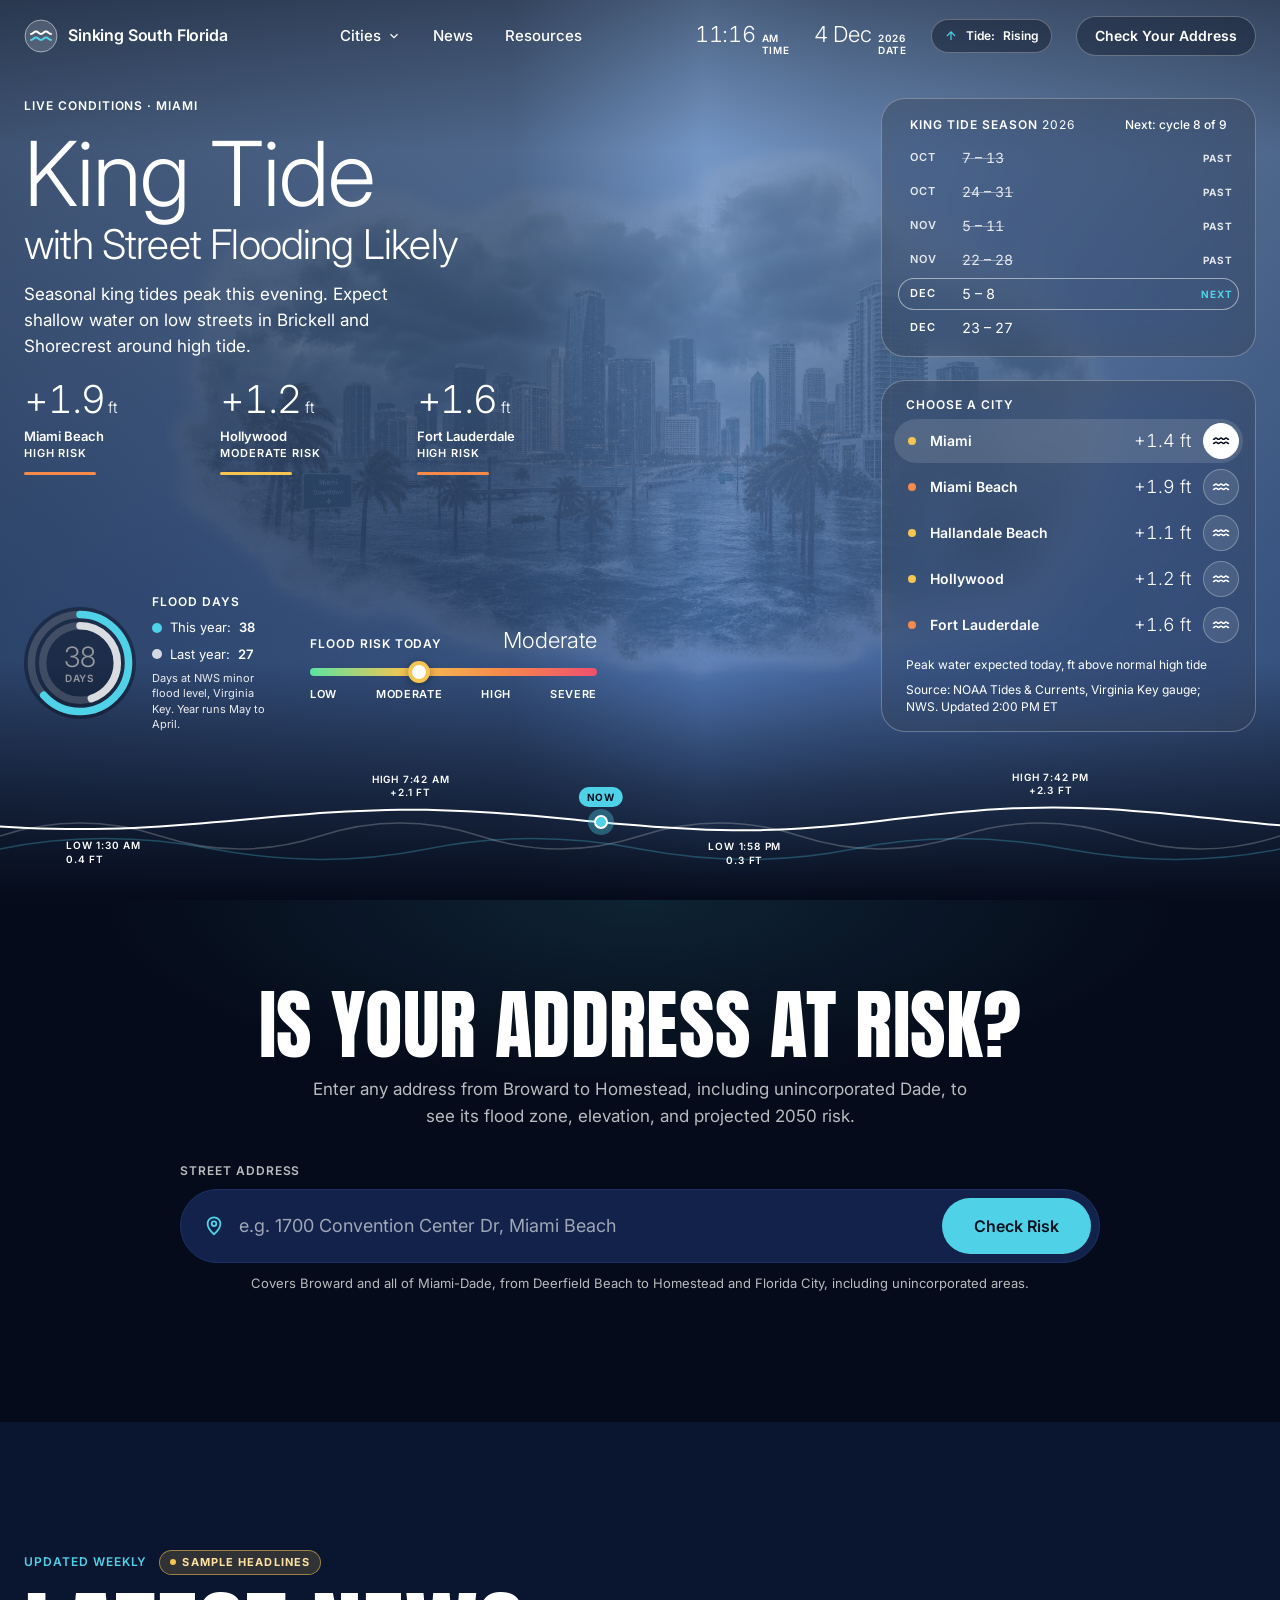
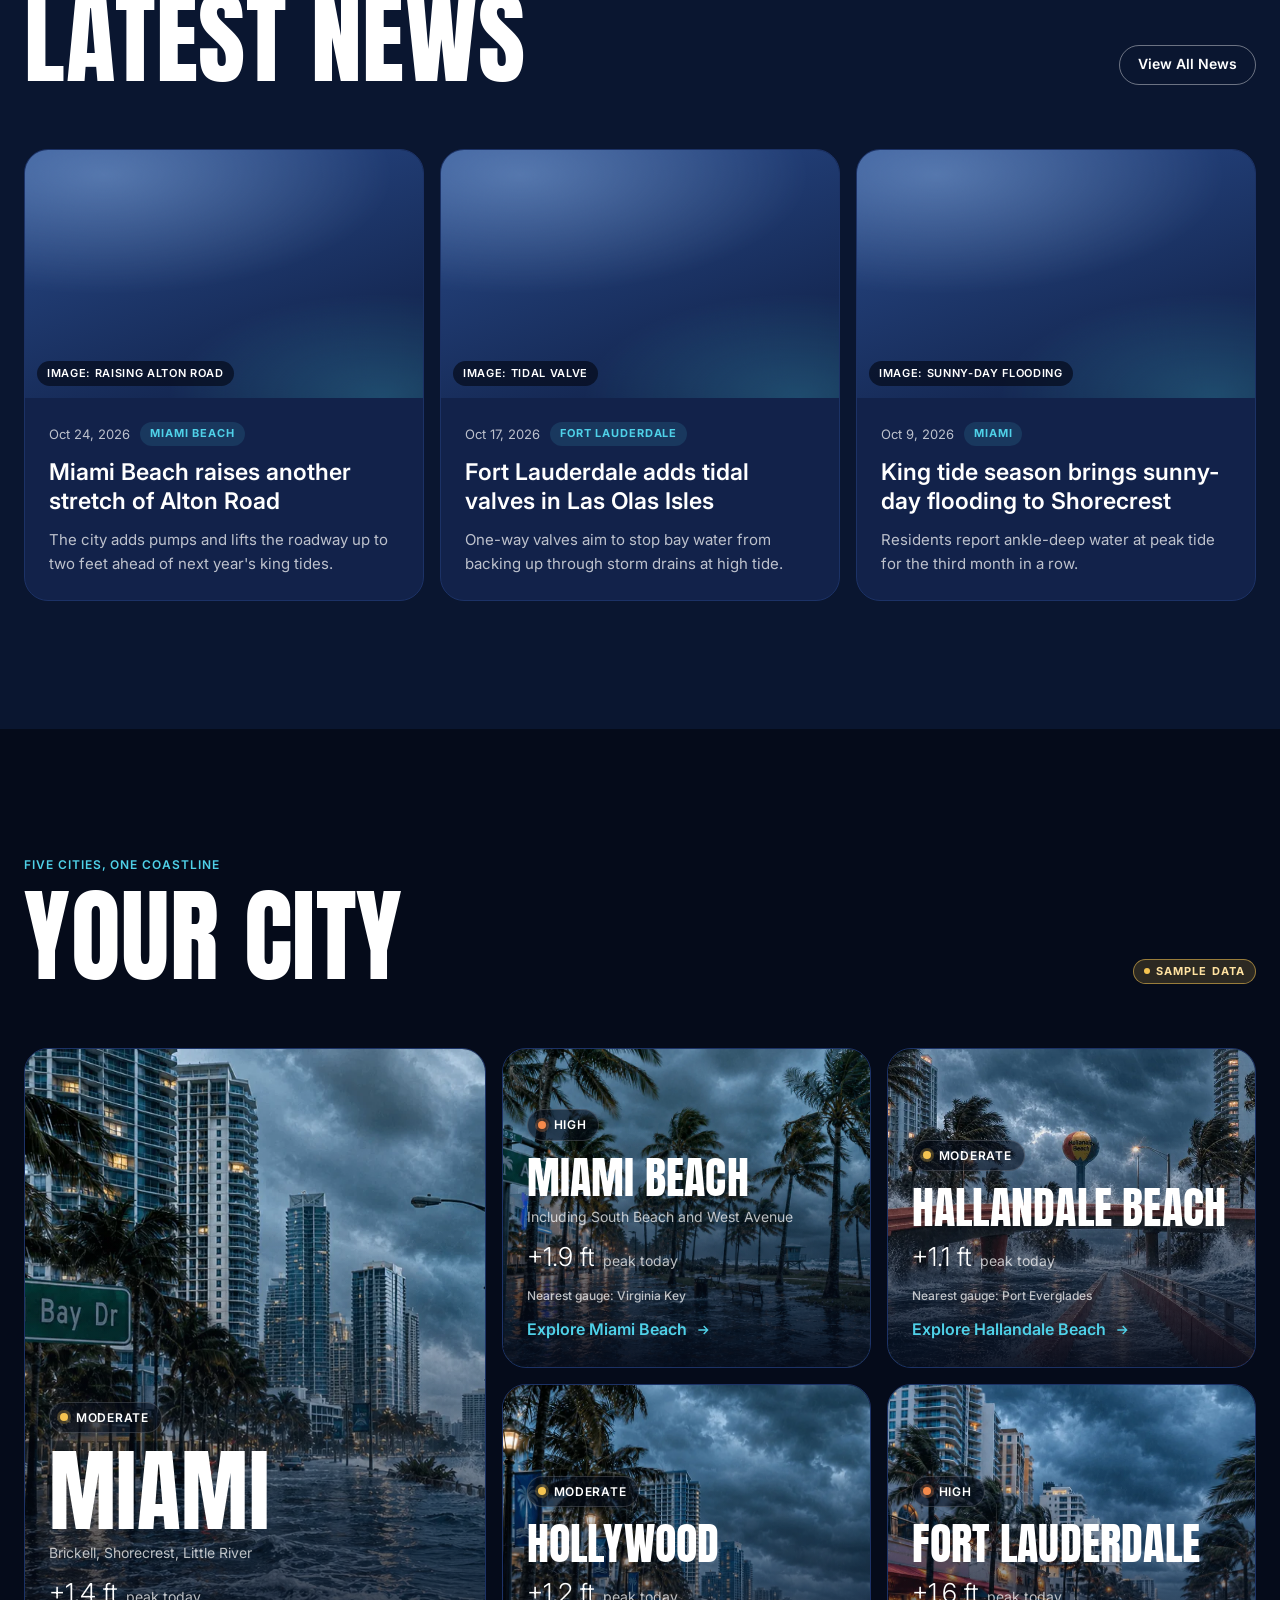
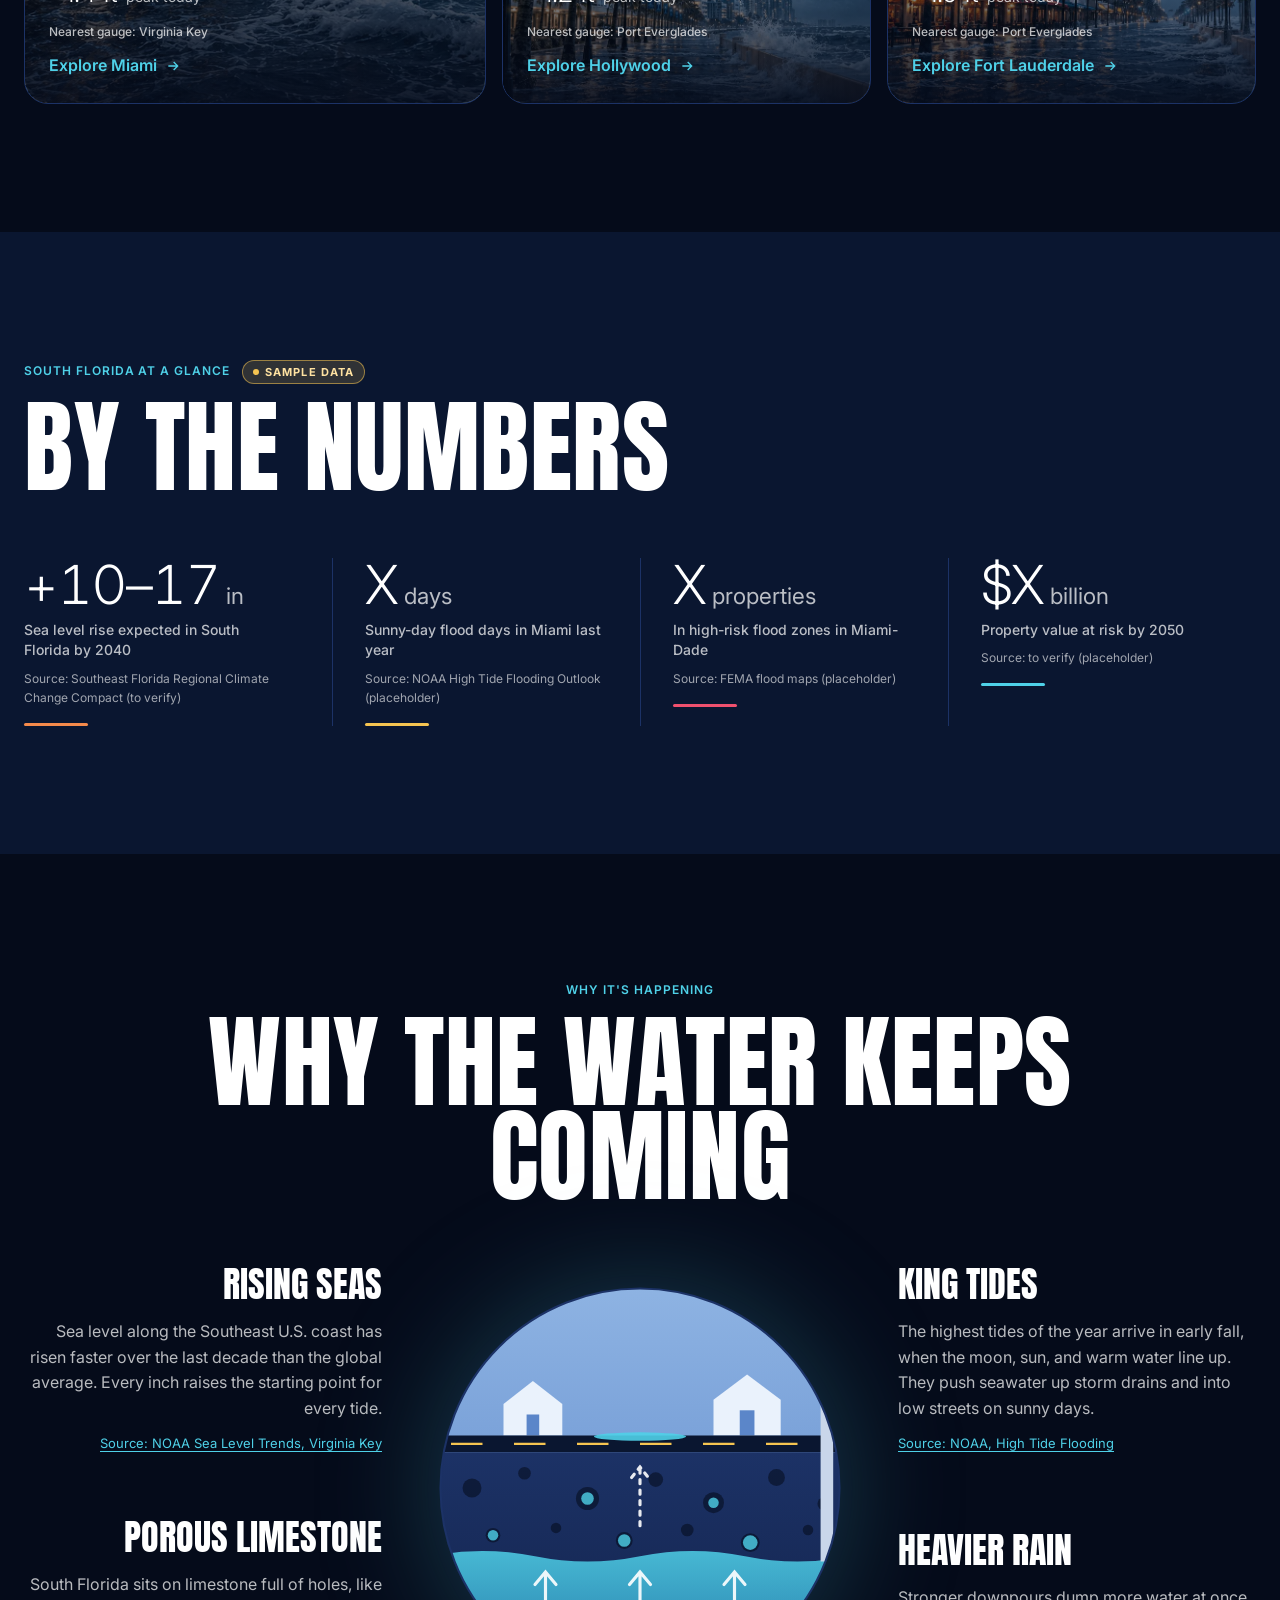
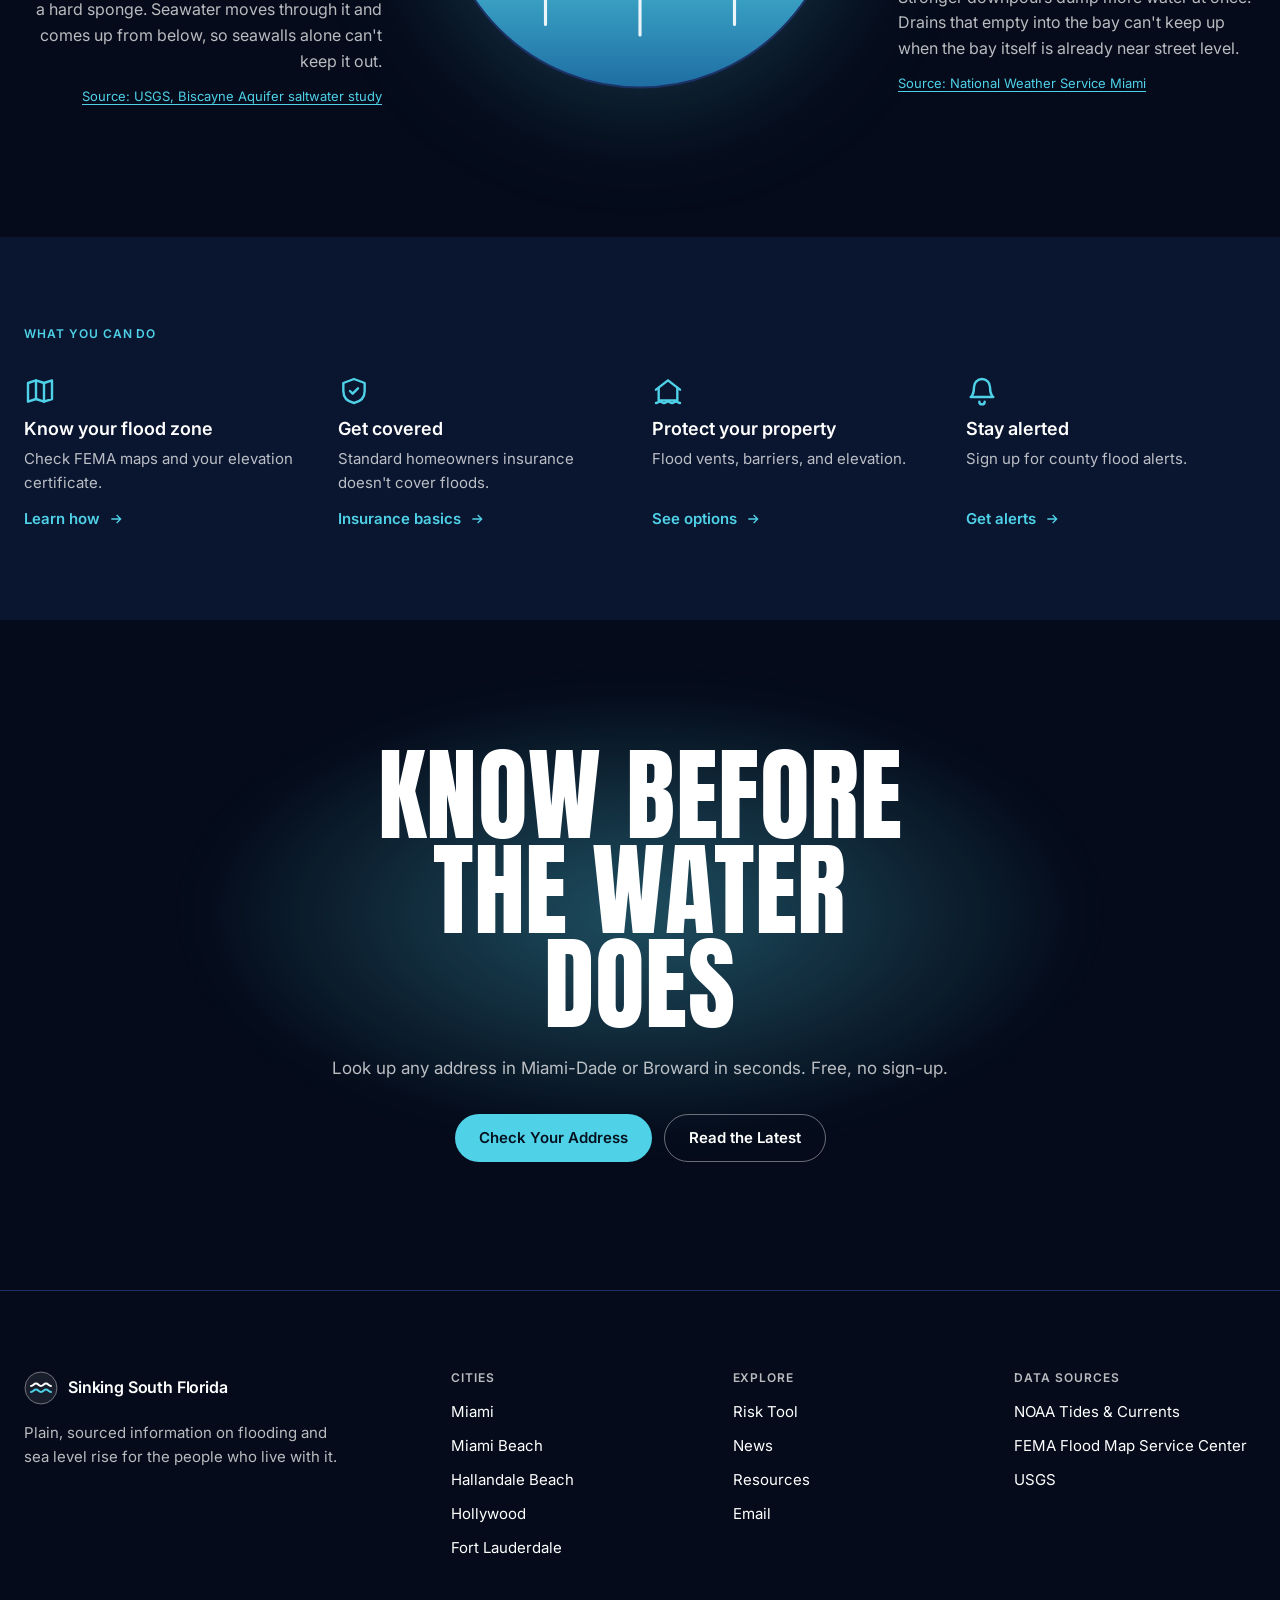
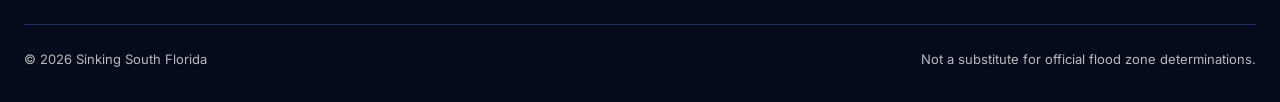
<file: index.html>
<!DOCTYPE html>
<!--
  ==========================================================================
  PAGE: Home (index.html)
  PURPOSE: Front door for Sinking South Florida. Shows today's (sample) tide
           conditions, the address flood-risk tool, key numbers, city links,
           the "why", latest news, and next steps.
  TARGET KEYWORDS: south florida flooding, miami flooding, flood risk by address
  LAST EDITED: 2026-10-28, first build (all numbers are placeholders)
  NOTES: Links are relative (miami/, news/) so the site works when opened
         straight from disk and on GitHub Pages.
  ==========================================================================
-->
<html lang="en">
<head>
  <meta charset="utf-8">
  <meta name="viewport" content="width=device-width, initial-scale=1">
  <title>South Florida Flooding &amp; Sea Level Rise | Sinking South Florida</title>
  <meta name="description" content="Track flooding and sea level rise in Miami, Miami Beach, Hallandale Beach, Hollywood, and Fort Lauderdale. Check your address for flood risk.">
  <link rel="canonical" href="https://miamiflooding.com/">
  <meta name="theme-color" content="#050B1A">

  <!-- Open Graph / Twitter. PLACEHOLDER: create images/og-home.jpg at 1200x630 -->
  <meta property="og:type" content="website">
  <meta property="og:site_name" content="Sinking South Florida">
  <meta property="og:title" content="South Florida Flooding &amp; Sea Level Rise">
  <meta property="og:description" content="Track flooding and sea level rise in Miami, Miami Beach, Hallandale Beach, Hollywood, and Fort Lauderdale. Check your address for flood risk.">
  <meta property="og:url" content="https://miamiflooding.com/">
  <meta property="og:image" content="https://miamiflooding.com/images/og-home.jpg">
  <meta name="twitter:card" content="summary_large_image">
  <meta name="twitter:title" content="South Florida Flooding &amp; Sea Level Rise">
  <meta name="twitter:description" content="Track flooding and sea level rise across South Florida and check your address for flood risk.">
  <meta name="twitter:image" content="https://miamiflooding.com/images/og-home.jpg">

  <!-- Fonts: Anton (section headlines) + Inter (everything else) -->
  <link rel="preconnect" href="https://fonts.googleapis.com">
  <link rel="preconnect" href="https://fonts.gstatic.com" crossorigin>
  <link rel="stylesheet" href="https://fonts.googleapis.com/css2?family=Anton&family=Inter:wght@300;400;500;600;700&display=swap">

  <!-- Hero photo loads first (it's above the fold) -->
  <link rel="preload" as="image" href="images/hero-miami.webp" type="image/webp">

  <link rel="stylesheet" href="css/tokens.css">
  <link rel="stylesheet" href="css/base.css">
  <link rel="stylesheet" href="css/components.css">
  <link rel="stylesheet" href="css/pages.css">

  <!-- Structured data: WebSite + Organization.
       FUTURE: once site search exists, add this inside the WebSite object:
       "potentialAction": {
         "@type": "SearchAction",
         "target": "https://miamiflooding.com/search/?q={search_term_string}",
         "query-input": "required name=search_term_string"
       }
  -->
  <script type="application/ld+json">
  {
    "@context": "https://schema.org",
    "@graph": [
      {
        "@type": "WebSite",
        "@id": "https://miamiflooding.com/#website",
        "url": "https://miamiflooding.com/",
        "name": "Sinking South Florida",
        "description": "Flooding and sea level rise tracking for Miami, Miami Beach, Hallandale Beach, Hollywood, and Fort Lauderdale.",
        "inLanguage": "en",
        "publisher": { "@id": "https://miamiflooding.com/#organization" }
      },
      {
        "@type": "Organization",
        "@id": "https://miamiflooding.com/#organization",
        "name": "Sinking South Florida",
        "url": "https://miamiflooding.com/",
        "logo": "https://miamiflooding.com/images/logo.png",
        "areaServed": ["Miami", "Miami Beach", "Hallandale Beach", "Hollywood", "Fort Lauderdale"]
      }
    ]
  }
  </script>

  <!-- Adds .js to <html> before paint so JS-only UI doesn't flash -->
  <script>document.documentElement.classList.add('js');</script>
  <script src="js/config.js" defer></script>
  <script src="js/main.js" defer></script>
  <script src="js/hero.js" defer></script>
  <script src="js/alerts.js" defer></script>
  <script src="js/risk-tool.js" defer></script>
</head>
<body>

<a class="skip-link" href="#main">Skip to content</a>

<!-- ===== SECTION: Header (global) ===== -->
<header class="site-header site-header--hero" data-header>
  <div class="site-header__inner container">

    <a class="brand" href="./" aria-label="Sinking South Florida, home">
      <!-- Logo mark: placeholder wave in a circle. Swap for the final logo SVG. -->
      <svg class="brand__mark" viewBox="0 0 34 34" aria-hidden="true">
        <circle cx="17" cy="17" r="16" fill="rgba(255,255,255,0.16)" stroke="rgba(255,255,255,0.5)"/>
        <path d="M7 15c2.5 0 2.5-2.4 5-2.4s2.5 2.4 5 2.4 2.5-2.4 5-2.4 2.5 2.4 5 2.4" fill="none" stroke="#fff" stroke-width="2" stroke-linecap="round"/>
        <path d="M7 21c2.5 0 2.5-2.4 5-2.4s2.5 2.4 5 2.4 2.5-2.4 5-2.4 2.5 2.4 5 2.4" fill="none" stroke="#4FD1E8" stroke-width="2" stroke-linecap="round"/>
      </svg>
      <span>Sinking South Florida</span>
    </a>

    <nav class="site-nav" id="site-nav" aria-label="Primary" data-nav>
      <ul class="site-nav__list" role="list">
        <li class="has-dropdown" data-dropdown>
          <!-- JS version: a button that opens the menu -->
          <button class="site-nav__link site-nav__toggle js-only" type="button" aria-expanded="false" aria-controls="cities-menu" data-dropdown-toggle>
            Cities
            <svg viewBox="0 0 24 24" fill="none" stroke="currentColor" stroke-width="2" aria-hidden="true"><path d="m6 9 6 6 6-6"/></svg>
          </button>
          <!-- No-JS version: a link; the menu still opens on hover and focus -->
          <a class="site-nav__link no-js-only" href="#your-city">Cities</a>
          <ul class="dropdown" id="cities-menu" role="list">
            <li><a href="miami/">Miami</a></li>
            <li><a href="miami-beach/">Miami Beach <span class="label" style="color:var(--text-secondary)">South Beach</span></a></li>
            <li><a href="hallandale-beach/">Hallandale Beach</a></li>
            <li><a href="hollywood/">Hollywood</a></li>
            <li><a href="fort-lauderdale/">Fort Lauderdale</a></li>
          </ul>
        </li>
        <li><a class="site-nav__link" href="news/">News</a></li>
        <li><a class="site-nav__link" href="resources/">Resources</a></li>
        <li class="site-nav__cta"><a class="btn btn--primary" href="#check-your-address" data-close-menu>Check Your Address</a></li>
      </ul>
    </nav>

    <!-- Live time and date (Miami time), plus tide status. Filled by main.js; hidden without JS. -->
    <div class="site-header__meta js-only">
      <p class="clock"><span class="clock__time" data-clock-time>--:--</span><span class="clock__sub"><span data-clock-ampm>AM</span><br>Time</span></p>
      <p class="clock"><span class="clock__time" data-clock-date>-- ---</span><span class="clock__sub"><span data-clock-year>2026</span><br>Date</span></p>
      <!-- PLACEHOLDER: tide direction from NOAA predictions for the active city -->
      <p class="tide-pill">
        <svg viewBox="0 0 24 24" fill="none" stroke="currentColor" stroke-width="2" aria-hidden="true"><path d="M12 19V5M5 12l7-7 7 7"/></svg>
        Tide: <span data-field="tide-status">Rising</span>
      </p>
    </div>

    <a class="btn btn--glass btn--sm site-header__cta" href="#check-your-address">Check Your Address</a>

    <button class="menu-toggle js-only" type="button" aria-expanded="false" aria-controls="site-nav" aria-label="Open menu" data-menu-toggle>
      <span class="menu-toggle__bars"></span>
    </button>
  </div>
</header>
<!-- ===== END: Header ===== -->

<main id="main">

<!-- ===== SECTION: Hero ===== -->
<!-- data-city = active city. hero.js swaps every [data-field] value on switch. -->
<section class="hero" id="hero" data-hero data-city="miami" aria-labelledby="hero-title">

  <!-- Background: sky gradient (CSS) + center photo + fade to navy -->
  <div class="hero__bg" aria-hidden="true">
    <!-- IMAGE: storm over the Miami skyline and Biscayne Bay. The PNG already has soft, transparent
         edges, so it blends into the sky without a CSS mask. images/hero.png is the original;
         hero-miami.webp is the compressed copy browsers load (about 460KB vs 2.9MB).
         To swap the photo: replace both files, keeping the names, or update the paths here. -->
    <picture>
      <source srcset="images/hero-miami.webp" type="image/webp">
      <img class="hero__image" src="images/hero.png" width="1672" height="941" alt="" fetchpriority="high" decoding="async">
    </picture>
  </div>

  <div class="hero__inner container">

    <!-- Left column: eyebrow, h1, summary -->
    <div class="hero__head">
      <div class="hero__eyebrow-row">
        <p class="label hero__eyebrow">Live conditions · <span data-field="city-name">Miami</span></p>
      </div>
      <!-- h1 stays the same for every city (SEO). Hidden suffix adds the region. -->
      <!-- PRERENDER:hero-h1 START (headline from Miami data, config/schedule.json rules) -->
      <h1 class="hero__title" id="hero-title">
        <span class="hero__title-1">King Tide</span>
        <span class="hero__title-2">with Street Flooding Likely<span class="visually-hidden"> in South Florida</span></span>
      </h1>
      <!-- PRERENDER:hero-h1 END -->
      <!-- PLACEHOLDER: daily conditions text, later generated from NOAA tide + NWS rain data -->
      <p class="hero__summary" data-field="summary">Seasonal king tides peak this evening. Expect shallow water on low streets in Brickell and Shorecrest around high tide.</p>
    </div>

    <!-- Left column: three mini stats (water level in other cities) -->
    <!-- PLACEHOLDER: water levels from NOAA tide gauges (Virginia Key, Port Everglades) -->
    <!-- PRERENDER:hero-mini START -->
    <ul class="hero__mini" role="list" aria-label="Water level in other cities">
      <li class="mini" data-mini data-risk="high">
        <p class="mini__value"><span data-mini-level>+1.9</span><span class="mini__unit">ft</span></p>
        <p class="mini__city"><span data-mini-city>Miami Beach</span></p>
        <p class="mini__risk"><span data-mini-risk>High</span> risk</p>
      </li>
      <li class="mini" data-mini data-risk="moderate">
        <p class="mini__value"><span data-mini-level>+1.2</span><span class="mini__unit">ft</span></p>
        <p class="mini__city"><span data-mini-city>Hollywood</span></p>
        <p class="mini__risk"><span data-mini-risk>Moderate</span> risk</p>
      </li>
      <li class="mini" data-mini data-risk="high">
        <p class="mini__value"><span data-mini-level>+1.6</span><span class="mini__unit">ft</span></p>
        <p class="mini__city"><span data-mini-city>Fort Lauderdale</span></p>
        <p class="mini__risk"><span data-mini-risk>High</span> risk</p>
      </li>
    </ul>
    <!-- PRERENDER:hero-mini END -->

    <!-- Left column bottom: radial chart + risk slider -->
    <div class="hero__gauges">
      <!-- Radial chart: outer ring = this year, inner ring = last year.
           Ring length = days / 60 (RADIAL_MAX_DAYS in hero.js).
           PLACEHOLDER: flood day counts from NOAA high tide flooding outlook -->
      <figure class="radial">
        <svg class="radial__svg" viewBox="0 0 120 120" aria-hidden="true">
          <circle cx="60" cy="60" r="52" class="radial__track"/>
          <circle cx="60" cy="60" r="40" class="radial__track"/>
          <circle cx="60" cy="60" r="52" class="radial__ring radial__ring--this" data-ring="this" stroke-dasharray="206.9 326.7"/>
          <circle cx="60" cy="60" r="40" class="radial__ring radial__ring--last" data-ring="last" stroke-dasharray="113.1 251.3"/>
        </svg>
        <div class="radial__center"><span class="radial__num" data-field="flood-days">38</span><span class="radial__unit">days</span></div>
        <figcaption class="radial__legend">
          <span class="label">Flood days</span>
          <span class="radial__key radial__key--this">This year: <strong data-field="flood-days">38</strong></span>
          <span class="radial__key radial__key--last">Last year: <strong data-field="flood-days-last">27</strong></span>
          <span class="radial__note">Days at NWS minor flood level, <span data-field="gauge">Virginia Key</span>. Year runs May to April.</span>
        </figcaption>
      </figure>

      <!-- Risk slider: display only. --pos sets the marker (hero.js RISK_POS). -->
      <div class="risk-meter" data-risk-meter data-risk="moderate" style="--pos: 38%">
        <div class="risk-meter__top">
          <span class="label">Flood risk today</span>
          <span class="risk-meter__value" data-field="risk-label">Moderate</span>
        </div>
        <div class="risk-meter__track" aria-hidden="true"><span class="risk-meter__marker"></span></div>
        <div class="risk-meter__scale" aria-hidden="true"><span>Low</span><span>Moderate</span><span>High</span><span>Severe</span></div>
      </div>
    </div>

    <!-- Right column: king tide season calendar.
         Each row's data-start / data-end (YYYY-MM-DD) drive the highlight.
         hero.js marks the cycle that includes today as "Now" (or the next one
         as "Next" between cycles) and dims past cycles. Without JS, the
         is-current / is-past classes below show the state as of this edit.
         To add a new season: copy a row, change the dates and the text.
         PLACEHOLDER: verify dates against NOAA tide predictions or the
         Miami-Dade County king tide calendar before launch. -->
    <section class="hero__readout kingtides glass" aria-labelledby="kt-title">
      <div class="kingtides__head">
        <h2 class="label kingtides__title" id="kt-title">King tide season <span class="kingtides__year">2026</span></h2>
        <p class="kingtides__count" data-kt-count>Cycle 5 of 9</p>
      </div>
      <!-- Scroll box: shows the most recent past cycle plus what's ahead.
           Scroll up for earlier cycles. tabindex lets keyboard users scroll it. -->
      <div class="kingtides__scroll" tabindex="0" role="region" aria-label="King tide cycles, scroll up for earlier dates" data-kt-scroll>
      <ol class="kingtides__list" role="list" data-kt-list>
        <li class="kt is-past" data-start="2026-08-11" data-end="2026-08-14"><span class="kt__month">Aug</span><span class="kt__days">11 – 14</span><span class="kt__status">Past</span></li>
        <li class="kt is-past" data-start="2026-09-09" data-end="2026-09-13"><span class="kt__month">Sep</span><span class="kt__days">9 – 13</span><span class="kt__status">Past</span></li>
        <li class="kt is-past" data-start="2026-09-26" data-end="2026-10-01"><span class="kt__month">Sep</span><span class="kt__days">26 – Oct 1</span><span class="kt__status">Past</span></li>
        <li class="kt is-past" data-start="2026-10-07" data-end="2026-10-13"><span class="kt__month">Oct</span><span class="kt__days">7 – 13</span><span class="kt__status">Past</span></li>
        <li class="kt is-current" data-start="2026-10-24" data-end="2026-10-31" aria-current="date"><span class="kt__month">Oct</span><span class="kt__days">24 – 31</span><span class="kt__status">Now</span></li>
        <li class="kt" data-start="2026-11-05" data-end="2026-11-11"><span class="kt__month">Nov</span><span class="kt__days">5 – 11</span><span class="kt__status"></span></li>
        <li class="kt" data-start="2026-11-22" data-end="2026-11-28"><span class="kt__month">Nov</span><span class="kt__days">22 – 28</span><span class="kt__status"></span></li>
        <li class="kt" data-start="2026-12-05" data-end="2026-12-08"><span class="kt__month">Dec</span><span class="kt__days">5 – 8</span><span class="kt__status"></span></li>
        <li class="kt" data-start="2026-12-23" data-end="2026-12-27"><span class="kt__month">Dec</span><span class="kt__days">23 – 27</span><span class="kt__status"></span></li>
      </ol>
      </div>
    </section>

    <!-- Right column: city selector. Becomes horizontal chips on mobile. -->
    <div class="hero__cities glass">
      <p class="label hero__cities-title" id="city-picker-label">Choose a city</p>
      <!-- PRERENDER:hero-cities START -->
      <ul class="city-list" role="list" aria-labelledby="city-picker-label">
        <li><button class="city-row" type="button" data-city-btn="miami" aria-pressed="true" data-risk="moderate">
          <span class="city-row__name">Miami</span><span class="city-row__value">+1.4 ft</span>
          <span class="city-row__icon" aria-hidden="true"><svg viewBox="0 0 24 24" fill="none" stroke="currentColor" stroke-width="1.8" stroke-linecap="round"><path d="M3 10c1.5 0 1.5-1.6 3-1.6S7.5 10 9 10s1.5-1.6 3-1.6 1.5 1.6 3 1.6 1.5-1.6 3-1.6 1.5 1.6 3 1.6M3 15c1.5 0 1.5-1.6 3-1.6S7.5 15 9 15s1.5-1.6 3-1.6 1.5 1.6 3 1.6 1.5-1.6 3-1.6 1.5 1.6 3 1.6"/></svg></span>
        </button></li>
        <li><button class="city-row" type="button" data-city-btn="miami-beach" aria-pressed="false" data-risk="high">
          <span class="city-row__name">Miami Beach</span><span class="city-row__value">+1.9 ft</span>
          <span class="city-row__icon" aria-hidden="true"><svg viewBox="0 0 24 24" fill="none" stroke="currentColor" stroke-width="1.8" stroke-linecap="round"><path d="M3 10c1.5 0 1.5-1.6 3-1.6S7.5 10 9 10s1.5-1.6 3-1.6 1.5 1.6 3 1.6 1.5-1.6 3-1.6 1.5 1.6 3 1.6M3 15c1.5 0 1.5-1.6 3-1.6S7.5 15 9 15s1.5-1.6 3-1.6 1.5 1.6 3 1.6 1.5-1.6 3-1.6 1.5 1.6 3 1.6"/></svg></span>
        </button></li>
        <li><button class="city-row" type="button" data-city-btn="hallandale-beach" aria-pressed="false" data-risk="moderate">
          <span class="city-row__name">Hallandale Beach</span><span class="city-row__value">+1.1 ft</span>
          <span class="city-row__icon" aria-hidden="true"><svg viewBox="0 0 24 24" fill="none" stroke="currentColor" stroke-width="1.8" stroke-linecap="round"><path d="M3 10c1.5 0 1.5-1.6 3-1.6S7.5 10 9 10s1.5-1.6 3-1.6 1.5 1.6 3 1.6 1.5-1.6 3-1.6 1.5 1.6 3 1.6M3 15c1.5 0 1.5-1.6 3-1.6S7.5 15 9 15s1.5-1.6 3-1.6 1.5 1.6 3 1.6 1.5-1.6 3-1.6 1.5 1.6 3 1.6"/></svg></span>
        </button></li>
        <li><button class="city-row" type="button" data-city-btn="hollywood" aria-pressed="false" data-risk="moderate">
          <span class="city-row__name">Hollywood</span><span class="city-row__value">+1.2 ft</span>
          <span class="city-row__icon" aria-hidden="true"><svg viewBox="0 0 24 24" fill="none" stroke="currentColor" stroke-width="1.8" stroke-linecap="round"><path d="M3 10c1.5 0 1.5-1.6 3-1.6S7.5 10 9 10s1.5-1.6 3-1.6 1.5 1.6 3 1.6 1.5-1.6 3-1.6 1.5 1.6 3 1.6M3 15c1.5 0 1.5-1.6 3-1.6S7.5 15 9 15s1.5-1.6 3-1.6 1.5 1.6 3 1.6 1.5-1.6 3-1.6 1.5 1.6 3 1.6"/></svg></span>
        </button></li>
        <li><button class="city-row" type="button" data-city-btn="fort-lauderdale" aria-pressed="false" data-risk="high">
          <span class="city-row__name">Fort Lauderdale</span><span class="city-row__value">+1.6 ft</span>
          <span class="city-row__icon" aria-hidden="true"><svg viewBox="0 0 24 24" fill="none" stroke="currentColor" stroke-width="1.8" stroke-linecap="round"><path d="M3 10c1.5 0 1.5-1.6 3-1.6S7.5 10 9 10s1.5-1.6 3-1.6 1.5 1.6 3 1.6 1.5-1.6 3-1.6 1.5 1.6 3 1.6M3 15c1.5 0 1.5-1.6 3-1.6S7.5 15 9 15s1.5-1.6 3-1.6 1.5 1.6 3 1.6 1.5-1.6 3-1.6 1.5 1.6 3 1.6"/></svg></span>
        </button></li>
      </ul>
      <!-- PRERENDER:hero-cities END -->
      <p class="hero__cities-caption">Peak water expected today, ft above normal high tide</p>
      <!-- Source + freshness. hero.js shows "Data delayed" if the data is over 3x its update interval old. -->
      <p class="hero__source">Source: NOAA Tides &amp; Currents, <span data-field="gauge">Virginia Key</span> gauge; NWS. Updated <span data-field="updated">2:00 PM</span> ET<span class="hero__delayed" data-delayed hidden> · Data delayed</span></p>
      <p class="visually-hidden" aria-live="polite" data-hero-live></p>
    </div>
  </div>

  <!-- Tide wave: 24h tide curve for the active city.
       The static path below is Miami's sample curve (generated by hero.js).
       PLACEHOLDER: tide predictions from NOAA CO-OPS API -->
  <div class="tide" role="img" data-tide-aria aria-label="Today's sample tide curve: high 7:42 AM at 2.1 feet, low 1:58 PM at 0.3 feet, high 7:42 PM at 2.3 feet.">
    <!-- Decorative drifting swells (animation off under reduced motion) -->
    <svg class="tide__ghost tide__ghost--1" viewBox="0 0 2000 100" preserveAspectRatio="none" aria-hidden="true"><path d="M0 60 Q125 40 250 60 T500 60 T750 60 T1000 60 T1250 60 T1500 60 T1750 60 T2000 60"/></svg>
    <svg class="tide__ghost tide__ghost--2" viewBox="0 0 2000 100" preserveAspectRatio="none" aria-hidden="true"><path d="M0 70 Q160 54 333 70 T667 70 T1000 70 T1333 70 T1667 70 T2000 70"/></svg>

    <!-- PRERENDER:hero-tide START -->
    <svg class="tide__svg" viewBox="0 0 1000 100" preserveAspectRatio="none" aria-hidden="true">
      <path class="tide__path" data-tide-path d="M0.0 62.7 L10.4 64.1 L20.8 65.3 L31.3 66.2 L41.7 66.9 L52.1 67.3 L62.5 67.5 L72.9 67.3 L83.3 66.9 L93.8 66.2 L104.2 65.3 L114.6 64.1 L125.0 62.7 L135.4 61.0 L145.8 59.2 L156.3 57.3 L166.7 55.2 L177.1 53.1 L187.5 50.9 L197.9 48.7 L208.3 46.5 L218.8 44.3 L229.2 42.3 L239.6 40.4 L250.0 38.6 L260.4 37.0 L270.8 35.6 L281.3 34.5 L291.7 33.6 L302.1 33.0 L312.5 32.6 L322.9 32.5 L333.3 32.7 L343.8 33.2 L354.2 34.0 L364.6 35.0 L375.0 36.3 L385.4 37.8 L395.8 39.6 L406.3 41.5 L416.7 43.5 L427.1 45.7 L437.5 47.9 L447.9 50.3 L458.3 52.6 L468.8 54.9 L479.2 57.1 L489.6 59.2 L500.0 61.3 L510.4 63.1 L520.8 64.8 L531.3 66.2 L541.7 67.4 L552.1 68.4 L562.5 69.0 L572.9 69.4 L583.3 69.5 L593.8 69.3 L604.2 68.7 L614.6 67.7 L625.0 66.3 L635.4 64.7 L645.8 62.7 L656.3 60.5 L666.7 58.0 L677.1 55.4 L687.5 52.7 L697.9 49.9 L708.3 47.1 L718.8 44.3 L729.2 41.6 L739.6 39.1 L750.0 36.7 L760.4 34.6 L770.8 32.7 L781.3 31.1 L791.7 29.9 L802.1 29.0 L812.5 28.5 L822.9 28.4 L833.3 28.6 L843.8 29.2 L854.2 30.1 L864.6 31.2 L875.0 32.7 L885.4 34.4 L895.8 36.4 L906.3 38.5 L916.7 40.8 L927.1 43.3 L937.5 45.8 L947.9 48.4 L958.3 51.0 L968.8 53.6 L979.2 56.1 L989.6 58.4 L1000.0 60.7"/>
    </svg>

    <ul class="tide__labels" role="list" aria-hidden="true" data-tide-labels>
      <li class="tide__label tide__label--low is-start" style="left:6.25%;top:67.49%"><span>LOW 1:30 AM</span><span>0.4 FT</span></li>
      <li class="tide__label tide__label--high" style="left:32.08%;top:32.51%"><span>HIGH 7:42 AM</span><span>+2.1 FT</span></li>
      <li class="tide__label tide__label--low" style="left:58.19%;top:69.54%"><span>LOW 1:58 PM</span><span>0.3 FT</span></li>
      <li class="tide__label tide__label--high" style="left:82.08%;top:28.40%"><span>HIGH 7:42 PM</span><span>+2.3 FT</span></li>
    </ul>
    <!-- "Now" marker. Static at 10:30 AM without JS; hero.js moves it to the current Miami time. -->
    <span class="tide__now" data-tide-now style="left:43.75%;top:47.95%" aria-hidden="true"><span class="tide__now-label">Now</span></span>
    <!-- PRERENDER:hero-tide END -->
  </div>
  <!-- PRERENDER:hero-data START (all 5 cities as JSON for the city switcher; empty = hero.js uses its built-in sample) -->
  <!-- PRERENDER:hero-data END -->
</section>
<!-- ===== END: Hero ===== -->


<!-- ===== SECTION: Address risk tool ===== -->
<!-- Self-contained component (styles in components.css section 12, logic in risk-tool.js).
     Starts the dark navy part of the page. -->
<section class="section risk-section" id="check-your-address" aria-labelledby="risk-title">
  <div class="container">
    <div class="risk-tool" data-risk-tool>
      <div class="risk-tool__head">
        <h2 class="display" id="risk-title">Is your address at risk?</h2>
        <p class="lede">Enter any address from Broward to Homestead, including unincorporated Dade, to see its flood zone, elevation, and projected 2050 risk.</p>
      </div>

      <!-- Real form: Enter submits. Without JS it reloads the page and the example result below stays visible. -->
      <form class="risk-tool__form" action="#check-your-address" method="get" novalidate data-risk-form>
        <label class="label risk-tool__label" for="risk-address">Street address</label>
        <div class="risk-tool__field" data-risk-field>
          <div class="risk-tool__input-wrap">
            <svg viewBox="0 0 24 24" fill="none" stroke="currentColor" stroke-width="2" aria-hidden="true"><path d="M12 21s-7-6.2-7-11.5a7 7 0 0 1 14 0C19 14.8 12 21 12 21z"/><circle cx="12" cy="9.5" r="2.5"/></svg>
            <input class="risk-tool__input" id="risk-address" name="address" type="text" autocomplete="street-address"
                   placeholder="e.g. 1700 Convention Center Dr, Miami Beach" aria-describedby="risk-coverage" data-risk-input>
          </div>
          <button class="btn btn--primary risk-tool__submit" type="submit">Check Risk</button>
        </div>
        <p class="risk-tool__error" id="risk-error" role="alert" hidden data-risk-error>
          <svg viewBox="0 0 24 24" width="18" height="18" fill="none" stroke="currentColor" stroke-width="2" aria-hidden="true"><circle cx="12" cy="12" r="9"/><path d="M12 7v6M12 16.5v.5"/></svg>
          <span>Enter a street address to check its flood risk.</span>
        </p>
        <p class="risk-tool__note" id="risk-coverage">Covers Broward and all of Miami-Dade, from Deerfield Beach to Homestead and Florida City, including unincorporated areas.</p>
      </form>

      <!-- Results panel. Without JS this shows a REAL worked example (values
           looked up 2026-10-29 for 1700 Convention Center Dr). risk-tool.js
           hides it on load and fills every [data-result] after a search. -->
      <div class="risk-tool__result glass" data-risk-result aria-live="polite">
        <div class="risk-tool__result-top">
          <div>
            <p class="label risk-tool__muted" data-result="kicker">Example result for</p>
            <h3 class="risk-tool__address" data-result="address">1700 Convention Center Drive, Miami Beach, 33139</h3>
            <p class="risk-tool__street-note" data-result="street-note" hidden>We couldn't match the exact house number, so these values are for the nearest point on the street.</p>
          </div>
          <p class="risk-tool__risk-top"><span class="risk-chip" data-risk="high" data-result="risk">High</span></p>
        </div>

        <div class="risk-tool__grid">
          <!-- FEMA National Flood Hazard Layer zone at the point -->
          <div class="risk-tool__cell">
            <p class="label risk-tool__muted">FEMA flood zone</p>
            <p class="risk-tool__big" data-result="zone">AE</p>
            <p class="risk-tool__small" data-result="zone-note">High-risk zone (1% yearly flood chance). Flood insurance is usually required with a federally backed mortgage. 100-year flood level: 8.0 ft, 3.3 ft above the ground here.</p>
          </div>

          <!-- Ground elevation (USGS) vs projected 2050 high tide (NOAA) vs today's king tide flood level (NWS) -->
          <div class="risk-tool__cell">
            <p class="label risk-tool__muted">Ground vs. water <span class="risk-tool__unit">(ft, NAVD88)</span></p>
            <div class="elev-bars" data-result="bars">
              <div class="elev-bar"><span>Ground elevation</span><strong data-result="elevation">4.7 ft</strong>
                <span class="elev-bar__track"><span class="elev-bar__fill" data-result="bar-ground" style="width:82%"></span></span></div>
              <div class="elev-bar"><span>Today's king tide flood level</span><strong data-result="kingtide">1.5 ft</strong>
                <span class="elev-bar__track"><span class="elev-bar__fill elev-bar__fill--king" data-result="bar-king" style="width:26%"></span></span></div>
              <div class="elev-bar"><span>Projected 2050 high tide</span><strong data-result="water2050">1.3 ft</strong>
                <span class="elev-bar__track"><span class="elev-bar__fill elev-bar__fill--water" data-result="bar-2050" style="width:22%"></span></span></div>
            </div>
            <p class="risk-tool__small" data-result="elev-note">Ground is 3.4 ft above projected 2050 high tide.</p>
          </div>

          <!-- Static map (filled by risk-tool.js; hidden without JS) -->
          <div class="risk-tool__cell risk-tool__cell--map">
            <div class="risk-map" data-risk-map hidden>
              <div class="risk-map__tiles" data-map-tiles></div>
              <span class="risk-map__pin" aria-hidden="true"></span>
              <p class="risk-map__credit">&copy; <a href="https://www.openstreetmap.org/copyright" rel="noopener">OpenStreetMap</a> contributors</p>
            </div>
            <p class="risk-tool__small" data-result="risk-step">Step 3 of 4 on our scale: Low, Moderate, High, Severe.</p>
          </div>
        </div>

        <p class="risk-tool__meaning"><strong>What this means:</strong> <span data-result="meaning">This location already sits in, or close to, flood-prone ground. Flood insurance and an elevation certificate are worth getting now.</span></p>
        <div class="risk-tool__links">
          <a class="arrow-link" href="resources/#flood-insurance">Flood insurance basics <svg viewBox="0 0 24 24" fill="none" stroke="currentColor" stroke-width="2" aria-hidden="true"><path d="M5 12h14M13 6l6 6-6 6"/></svg></a>
          <a class="arrow-link" href="resources/#flood-zones">Read your flood zone <svg viewBox="0 0 24 24" fill="none" stroke="currentColor" stroke-width="2" aria-hidden="true"><path d="M5 12h14M13 6l6 6-6 6"/></svg></a>
        </div>
        <p class="risk-tool__disclaimer">Sources: FEMA National Flood Hazard Layer, USGS 3DEP elevation, NOAA 2022 sea level rise projections (Intermediate), <span data-result="gauge">Virginia Key</span> tide gauge, address search by OpenStreetMap. Your address is sent to these public services to look it up; we don't store it. Not an official flood determination. Confirm your zone on the <a href="https://msc.fema.gov/portal/home" rel="noopener">FEMA Flood Map Service Center</a> or with your insurer.</p>
      </div>

      <!-- Status panel for loading / outside coverage / error. Filled by risk-tool.js. -->
      <div class="risk-tool__result glass" data-risk-status hidden aria-live="polite"></div>
    </div>
  </div>
</section>
<!-- ===== END: Address risk tool ===== -->


<!-- ===== SECTION: Latest news ===== -->
<!-- Headlines come from data/news.json (scripts/fetch-news.js, every 3 hours) and are written in at deploy by scripts/prerender.js -->
<section class="section section--alt news" aria-labelledby="news-title">
  <div class="container">
    <div class="section-head">
      <div class="section-head__text">
        <div class="section-head__row">
          <!-- PRERENDER:news-status START (replaced at deploy by scripts/prerender.js) -->
          <p class="label section-head__eyebrow">Updated weekly</p>
          <!-- SAMPLE DATA: these headlines are placeholders, not real stories -->
          <span class="sample-badge">Sample headlines</span>
          <!-- PRERENDER:news-status END -->
        </div>
        <h2 class="display" id="news-title">Latest news</h2>
      </div>
      <a class="btn btn--outline btn--sm" href="news/">View All News</a>
    </div>

    <!-- Pinned: active weather alerts and public meetings in the next 7 days.
         Written at deploy by scripts/prerender.js; js/alerts.js refreshes the
         weather alerts live from the National Weather Service. Hidden when
         nothing is pinned. Settings: config/alerts.json, config/meetings.json -->
    <!-- PRERENDER:pins START -->
    <ul class="pins" role="list" data-pins></ul>
    <!-- PRERENDER:pins END -->

    <!-- PRERENDER:news-cards START
         Everything between START and END is replaced at deploy with the 3 newest
         headlines from data/news.json (one per city where possible). The sample
         cards below only show if the pipeline has no news yet. -->
    <ul class="news__row" role="list">
      <li class="card">
        <!-- IMAGE PROMPT: Road construction crew raising a section of Alton Road in Miami Beach, new higher curb next to older sidewalk, daytime, documentary style, no text. FILE: images/news-alton-road.webp SIZE: 1200x750 -->
        <div class="card__media img-ph" role="img" aria-label="Placeholder: crews raising Alton Road"><span class="img-ph__label">IMAGE: Raising Alton Road</span></div>
        <div class="card__body">
          <!-- PLACEHOLDER: article date and content -->
          <p class="card__meta"><time datetime="2026-10-24">Oct 24, 2026</time><span class="tag">Miami Beach</span></p>
          <h3 class="card__title"><a href="news/">Miami Beach raises another stretch of Alton Road</a></h3>
          <p class="card__text">The city adds pumps and lifts the roadway up to two feet ahead of next year's king tides.</p>
        </div>
      </li>
      <li class="card">
        <!-- IMAGE PROMPT: Close-up of a one-way tidal valve on a storm drain outfall at a Fort Lauderdale seawall, calm canal water, no text. FILE: images/news-tidal-valves.webp SIZE: 1200x750 -->
        <div class="card__media img-ph" role="img" aria-label="Placeholder: tidal valve on a canal seawall"><span class="img-ph__label">IMAGE: Tidal valve</span></div>
        <div class="card__body">
          <p class="card__meta"><time datetime="2026-10-17">Oct 17, 2026</time><span class="tag">Fort Lauderdale</span></p>
          <h3 class="card__title"><a href="news/">Fort Lauderdale adds tidal valves in Las Olas Isles</a></h3>
          <p class="card__text">One-way valves aim to stop bay water from backing up through storm drains at high tide.</p>
        </div>
      </li>
      <li class="card">
        <!-- IMAGE PROMPT: Sunny day in Miami with seawater pooled at a street corner in Shorecrest, clear sky, reflections, no text. FILE: images/news-sunny-day.webp SIZE: 1200x750 -->
        <div class="card__media img-ph" role="img" aria-label="Placeholder: sunny-day flooding at a Miami street corner"><span class="img-ph__label">IMAGE: Sunny-day flooding</span></div>
        <div class="card__body">
          <p class="card__meta"><time datetime="2026-10-09">Oct 9, 2026</time><span class="tag">Miami</span></p>
          <h3 class="card__title"><a href="news/">King tide season brings sunny-day flooding to Shorecrest</a></h3>
          <p class="card__text">Residents report ankle-deep water at peak tide for the third month in a row.</p>
        </div>
      </li>
    </ul>
    <!-- PRERENDER:news-cards END -->
  </div>
</section>
<!-- ===== END: Latest news ===== -->


<!-- ===== SECTION: Your city ===== -->
<!-- Bento grid: Miami spans 2 rows on the left, 2x2 on the right. Single column on mobile. -->
<section class="section cities" id="your-city" aria-labelledby="cities-title">
  <div class="container">
    <div class="section-head">
      <div class="section-head__text">
        <p class="label section-head__eyebrow">Five cities, one coastline</p>
        <h2 class="display" id="cities-title">Your city</h2>
      </div>
      <!-- PRERENDER:cities-status START -->
      <span class="sample-badge">Sample data</span>
      <!-- PRERENDER:cities-status END -->
    </div>

    <ul class="bento" role="list">
      <!-- Miami (large) -->
      <li class="city-card city-card--lg">
        <!-- IMAGE: images/city-miami.webp, cropped and compressed from images/Brickell.png (edges trimmed). To swap: replace the .webp, keep the name. -->
        <div class="city-card__media">
          <img src="images/city-miami.webp" width="921" height="890" alt="Brickell Bay Drive in Miami flooded during a storm, waves washing across the road below high-rise towers" loading="lazy" decoding="async">
        </div>
        <div class="city-card__body">
          <span class="risk-chip" data-risk="moderate" data-card-risk="miami">Moderate</span>
          <h3 class="city-card__name"><a href="miami/">Miami</a></h3>
          <p class="city-card__sub">Brickell, Shorecrest, Little River</p>
          <!-- PLACEHOLDER: today's water level above MHHW, NOAA Virginia Key gauge -->
          <p class="city-card__stat"><strong data-card-peak="miami">+1.4 ft</strong> peak today</p>
          <p class="city-card__gauge">Nearest gauge: Virginia Key</p>
          <span class="arrow-link city-card__cta" aria-hidden="true">Explore Miami <svg viewBox="0 0 24 24" fill="none" stroke="currentColor" stroke-width="2"><path d="M5 12h14M13 6l6 6-6 6"/></svg></span>
        </div>
      </li>
      <!-- Miami Beach -->
      <li class="city-card">
        <!-- IMAGE: images/city-miami-beach.webp, cropped and compressed from images/mbeach.png (edges trimmed). To swap: replace the .webp, keep the name. -->
        <div class="city-card__media">
          <img src="images/city-miami-beach.webp" width="890" height="890" alt="A1A in Miami Beach under storm floodwater, palm trees lining the flooded street" loading="lazy" decoding="async">
        </div>
        <div class="city-card__body">
          <span class="risk-chip" data-risk="high" data-card-risk="miami-beach">High</span>
          <h3 class="city-card__name"><a href="miami-beach/">Miami Beach</a></h3>
          <p class="city-card__sub">Including South Beach and West Avenue</p>
          <!-- PLACEHOLDER: today's water level, NOAA Virginia Key gauge -->
          <p class="city-card__stat"><strong data-card-peak="miami-beach">+1.9 ft</strong> peak today</p>
          <p class="city-card__gauge">Nearest gauge: Virginia Key</p>
          <span class="arrow-link city-card__cta" aria-hidden="true">Explore Miami Beach <svg viewBox="0 0 24 24" fill="none" stroke="currentColor" stroke-width="2"><path d="M5 12h14M13 6l6 6-6 6"/></svg></span>
        </div>
      </li>
      <!-- Hallandale Beach -->
      <li class="city-card">
        <!-- IMAGE: images/city-hallandale-beach.webp, cropped and compressed from images/hallendale.png (edges trimmed). To swap: replace the .webp, keep the name. -->
        <div class="city-card__media">
          <img src="images/city-hallandale-beach.webp" width="717" height="1013" alt="Floodwater surging across a walkway and under a bridge in Hallandale Beach, water tower in the distance" loading="lazy" decoding="async">
        </div>
        <div class="city-card__body">
          <span class="risk-chip" data-risk="moderate" data-card-risk="hallandale-beach">Moderate</span>
          <h3 class="city-card__name"><a href="hallandale-beach/">Hallandale Beach</a></h3>
          <!-- PLACEHOLDER: today's water level -->
          <p class="city-card__stat"><strong data-card-peak="hallandale-beach">+1.1 ft</strong> peak today</p>
          <p class="city-card__gauge">Nearest gauge: Port Everglades</p>
          <span class="arrow-link city-card__cta" aria-hidden="true">Explore Hallandale Beach <svg viewBox="0 0 24 24" fill="none" stroke="currentColor" stroke-width="2"><path d="M5 12h14M13 6l6 6-6 6"/></svg></span>
        </div>
      </li>
      <!-- Hollywood -->
      <li class="city-card">
        <!-- IMAGE: images/city-hollywood.webp, cropped and compressed from images/hollwood.png (edges trimmed). To swap: replace the .webp, keep the name. -->
        <div class="city-card__media">
          <img src="images/city-hollywood.webp" width="761" height="1086" alt="Hollywood Broadwalk flooded by storm surge, palm trees and lamp posts along the waterfront" loading="lazy" decoding="async">
        </div>
        <div class="city-card__body">
          <span class="risk-chip" data-risk="moderate" data-card-risk="hollywood">Moderate</span>
          <h3 class="city-card__name"><a href="hollywood/">Hollywood</a></h3>
          <!-- PLACEHOLDER: today's water level -->
          <p class="city-card__stat"><strong data-card-peak="hollywood">+1.2 ft</strong> peak today</p>
          <p class="city-card__gauge">Nearest gauge: Port Everglades</p>
          <span class="arrow-link city-card__cta" aria-hidden="true">Explore Hollywood <svg viewBox="0 0 24 24" fill="none" stroke="currentColor" stroke-width="2"><path d="M5 12h14M13 6l6 6-6 6"/></svg></span>
        </div>
      </li>
      <!-- Fort Lauderdale -->
      <li class="city-card">
        <!-- IMAGE: images/city-fort-lauderdale.webp, cropped and compressed from images/ftlauderdale.png (edges trimmed). To swap: replace the .webp, keep the name. -->
        <div class="city-card__media">
          <img src="images/city-fort-lauderdale.webp" width="761" height="1042" alt="Fort Lauderdale beachfront flooded by storm surge, waves rolling past restaurants and high-rise condos" loading="lazy" decoding="async">
        </div>
        <div class="city-card__body">
          <span class="risk-chip" data-risk="high" data-card-risk="fort-lauderdale">High</span>
          <h3 class="city-card__name"><a href="fort-lauderdale/">Fort Lauderdale</a></h3>
          <!-- PLACEHOLDER: today's water level, NOAA Port Everglades gauge -->
          <p class="city-card__stat"><strong data-card-peak="fort-lauderdale">+1.6 ft</strong> peak today</p>
          <p class="city-card__gauge">Nearest gauge: Port Everglades</p>
          <span class="arrow-link city-card__cta" aria-hidden="true">Explore Fort Lauderdale <svg viewBox="0 0 24 24" fill="none" stroke="currentColor" stroke-width="2"><path d="M5 12h14M13 6l6 6-6 6"/></svg></span>
        </div>
      </li>
    </ul>
  </div>
</section>
<!-- ===== END: Your city ===== -->


<!-- ===== SECTION: By the numbers ===== -->
<section class="section section--alt numbers" aria-labelledby="numbers-title">
  <div class="container">
    <div class="section-head">
      <div class="section-head__text">
        <div class="section-head__row">
          <p class="label section-head__eyebrow">South Florida at a glance</p>
          <!-- PRERENDER:numbers-status START -->
          <!-- SAMPLE DATA: replaced at deploy once real numbers exist -->
          <span class="sample-badge">Sample data</span>
          <!-- PRERENDER:numbers-status END -->
        </div>
        <h2 class="display" id="numbers-title">By the numbers</h2>
      </div>
    </div>

    <!-- PRERENDER:numbers-stats START (4 stats rendered at deploy by scripts/prerender.js; sample markup below is the no-data fallback) -->
    <ul class="numbers__grid" role="list">
      <li class="stat stat--line" style="--risk-color: var(--risk-high)">
        <!-- PLACEHOLDER: 2019 Unified Sea Level Rise Projection, Southeast Florida Regional Climate Change Compact. Verify range and baseline year. -->
        <p class="stat__value">+10–17<span class="stat__unit">in</span></p>
        <p class="stat__label">Sea level rise expected in South Florida by 2040</p>
        <p class="stat__source">Source: Southeast Florida Regional Climate Change Compact (to verify)</p>
      </li>
      <li class="stat stat--line" style="--risk-color: var(--risk-moderate)">
        <!-- PLACEHOLDER: sunny-day (high tide) flood days at Virginia Key, NOAA annual High Tide Flooding Outlook -->
        <p class="stat__value">X<span class="stat__unit">days</span></p>
        <p class="stat__label">Sunny-day flood days in Miami last year</p>
        <p class="stat__source">Source: NOAA High Tide Flooding Outlook (placeholder)</p>
      </li>
      <li class="stat stat--line" style="--risk-color: var(--risk-severe)">
        <!-- PLACEHOLDER: count of parcels in Special Flood Hazard Areas, FEMA NFHL x Miami-Dade property appraiser -->
        <p class="stat__value">X<span class="stat__unit">properties</span></p>
        <p class="stat__label">In high-risk flood zones in Miami-Dade</p>
        <p class="stat__source">Source: FEMA flood maps (placeholder)</p>
      </li>
      <li class="stat stat--line" style="--risk-color: var(--tide-aqua)">
        <!-- PLACEHOLDER: property value at risk by 2050; candidate sources: First Street, Miami-Dade Sea Level Rise Strategy. Source to verify. -->
        <p class="stat__value">$X<span class="stat__unit">billion</span></p>
        <p class="stat__label">Property value at risk by 2050</p>
        <p class="stat__source">Source: to verify (placeholder)</p>
      </li>
    </ul>
    <!-- PRERENDER:numbers-stats END -->
  </div>
</section>
<!-- ===== END: By the numbers ===== -->


<!-- ===== SECTION: Why it's happening ===== -->
<section class="section why" aria-labelledby="why-title">
  <div class="container">
    <div class="section-head section-head--center">
      <div class="section-head__text">
        <p class="label section-head__eyebrow">Why it's happening</p>
        <h2 class="display" id="why-title">Why the water keeps coming</h2>
      </div>
    </div>

    <div class="why__layout">
      <!-- Center illustration -->
      <!-- IMAGE PROMPT: Clean cutaway illustration of South Florida ground, porous limestone layer with seawater seeping upward under a street and houses, blue and navy palette, minimal, no text. FILE: images/limestone-cutaway.webp SIZE: 1200x1200 -->
      <figure class="why__art">
        <!-- Placeholder illustration (inline SVG). Replace with the final image when ready. -->
        <svg viewBox="0 0 400 400" role="img" aria-labelledby="why-art-title">
          <title id="why-art-title">Cutaway of South Florida ground: seawater rises through porous limestone under a street and houses</title>
          <defs>
            <clipPath id="why-clip"><circle cx="200" cy="200" r="190"/></clipPath>
            <linearGradient id="why-sky" x1="0" y1="0" x2="0" y2="1"><stop offset="0" stop-color="#8FB4E3"/><stop offset="1" stop-color="#5B86C9"/></linearGradient>
            <linearGradient id="why-rock" x1="0" y1="0" x2="0" y2="1"><stop offset="0" stop-color="#1C3266"/><stop offset="1" stop-color="#12224A"/></linearGradient>
            <linearGradient id="why-water" x1="0" y1="0" x2="0" y2="1"><stop offset="0" stop-color="#4FD1E8" stop-opacity=".85"/><stop offset="1" stop-color="#1B6FA8" stop-opacity=".9"/></linearGradient>
          </defs>
          <g clip-path="url(#why-clip)">
            <rect width="400" height="400" fill="url(#why-sky)"/>
            <!-- houses -->
            <g fill="#EAF2FC">
              <path d="M70 150h56v-30l-28-22-28 22z"/><path d="M270 150h64v-34l-32-24-32 24z"/>
            </g>
            <g fill="#5B86C9"><rect x="92" y="130" width="12" height="20"/><rect x="295" y="126" width="14" height="24"/></g>
            <!-- street -->
            <rect y="150" width="400" height="16" fill="#0A1630"/>
            <path d="M20 158h30M80 158h30M140 158h30M200 158h30M260 158h30M320 158h30" stroke="#F5C451" stroke-width="2"/>
            <!-- puddle on the street -->
            <ellipse cx="200" cy="151" rx="44" ry="4" fill="#4FD1E8" opacity=".9"/>
            <!-- limestone layer with pores -->
            <rect y="166" width="400" height="234" fill="url(#why-rock)"/>
            <g fill="#050B1A" opacity=".55">
              <circle cx="40" cy="200" r="9"/><circle cx="90" cy="186" r="6"/><circle cx="150" cy="210" r="11"/><circle cx="215" cy="192" r="7"/><circle cx="270" cy="214" r="10"/><circle cx="330" cy="190" r="8"/><circle cx="375" cy="215" r="6"/>
              <circle cx="60" cy="245" r="7"/><circle cx="120" cy="238" r="5"/><circle cx="185" cy="250" r="8"/><circle cx="245" cy="240" r="6"/><circle cx="305" cy="252" r="9"/><circle cx="360" cy="240" r="5"/>
            </g>
            <!-- seawater rising from below, filling pores -->
            <path d="M0 265 Q50 255 100 265 T200 265 T300 265 T400 265 V400 H0z" fill="url(#why-water)"/>
            <g fill="#4FD1E8" opacity=".8">
              <circle cx="60" cy="245" r="5"/><circle cx="185" cy="250" r="6"/><circle cx="305" cy="252" r="7"/><circle cx="150" cy="210" r="6"/><circle cx="270" cy="214" r="5"/>
            </g>
            <!-- upward arrows -->
            <g stroke="#FFFFFF" stroke-width="3" stroke-linecap="round" fill="none" opacity=".9">
              <path d="M110 330v-50M100 292l10-12 10 12"/><path d="M200 340v-60M190 292l10-12 10 12"/><path d="M290 330v-50M280 292l10-12 10 12"/>
              <path d="M200 236v-56M192 190l8-10 8 10" stroke-dasharray="4 6"/>
            </g>
            <!-- seawall on the right edge (water goes under it) -->
            <rect x="372" y="120" width="12" height="150" fill="#C9D6EA"/>
          </g>
          <circle cx="200" cy="200" r="190" fill="none" stroke="#1C3266" stroke-width="2"/>
        </svg>
        <figcaption class="visually-hidden">Placeholder illustration until the final cutaway image is added.</figcaption>
      </figure>

      <div class="why__item why__item--1">
        <h3>Rising seas</h3>
        <p>Sea level along the Southeast U.S. coast has risen faster over the last decade than the global average. Every inch raises the starting point for every tide.</p>
        <a class="why__source" href="https://tidesandcurrents.noaa.gov/sltrends/sltrends_station.shtml?id=8723214" rel="noopener">Source: NOAA Sea Level Trends, Virginia Key</a>
      </div>
      <div class="why__item why__item--2">
        <h3>King tides</h3>
        <p>The highest tides of the year arrive in early fall, when the moon, sun, and warm water line up. They push seawater up storm drains and into low streets on sunny days.</p>
        <a class="why__source" href="https://oceanservice.noaa.gov/facts/nuisance-flooding.html" rel="noopener">Source: NOAA, High Tide Flooding</a>
      </div>
      <div class="why__item why__item--3">
        <h3>Porous limestone</h3>
        <p>South Florida sits on limestone full of holes, like a hard sponge. Seawater moves through it and comes up from below, so seawalls alone can't keep it out.</p>
        <a class="why__source" href="https://pubs.usgs.gov/publication/sim3541" rel="noopener">Source: USGS, Biscayne Aquifer saltwater study</a>
      </div>
      <div class="why__item why__item--4">
        <h3>Heavier rain</h3>
        <p>Stronger downpours dump more water at once. Drains that empty into the bay can't keep up when the bay itself is already near street level.</p>
        <a class="why__source" href="https://www.weather.gov/mfl/" rel="noopener">Source: National Weather Service Miami</a>
      </div>
    </div>
  </div>
</section>
<!-- ===== END: Why it's happening ===== -->


<!-- ===== SECTION: What you can do ===== -->
<section class="section section--alt actions" aria-labelledby="actions-title">
  <div class="container">
    <h2 class="label actions__title" id="actions-title">What you can do</h2>
    <ul class="actions__grid" role="list">
      <li class="action">
        <svg class="action__icon" viewBox="0 0 24 24" fill="none" stroke="currentColor" stroke-width="1.8" stroke-linecap="round" stroke-linejoin="round" aria-hidden="true"><path d="M9 4 3 6v14l6-2 6 2 6-2V4l-6 2-6-2z"/><path d="M9 4v14M15 6v14"/></svg>
        <h3>Know your flood zone</h3>
        <p>Check FEMA maps and your elevation certificate.</p>
        <a class="arrow-link" href="resources/#flood-zones">Learn how <span class="visually-hidden">to check your flood zone</span><svg viewBox="0 0 24 24" fill="none" stroke="currentColor" stroke-width="2" aria-hidden="true"><path d="M5 12h14M13 6l6 6-6 6"/></svg></a>
      </li>
      <li class="action">
        <svg class="action__icon" viewBox="0 0 24 24" fill="none" stroke="currentColor" stroke-width="1.8" stroke-linecap="round" stroke-linejoin="round" aria-hidden="true"><path d="M12 3 4 6v6c0 5 3.4 8 8 9 4.6-1 8-4 8-9V6l-8-3z"/><path d="m9 12 2 2 4-4"/></svg>
        <h3>Get covered</h3>
        <p>Standard homeowners insurance doesn't cover floods.</p>
        <a class="arrow-link" href="resources/#flood-insurance">Insurance basics <svg viewBox="0 0 24 24" fill="none" stroke="currentColor" stroke-width="2" aria-hidden="true"><path d="M5 12h14M13 6l6 6-6 6"/></svg></a>
      </li>
      <li class="action">
        <svg class="action__icon" viewBox="0 0 24 24" fill="none" stroke="currentColor" stroke-width="1.8" stroke-linecap="round" stroke-linejoin="round" aria-hidden="true"><path d="M3 11 12 4l9 7"/><path d="M5 10v9h14v-9"/><path d="M3 21c1.5 0 1.5-1 3-1s1.5 1 3 1 1.5-1 3-1 1.5 1 3 1 1.5-1 3-1 1.5 1 3 1"/></svg>
        <h3>Protect your property</h3>
        <p>Flood vents, barriers, and elevation.</p>
        <a class="arrow-link" href="resources/#protect-your-property">See options <svg viewBox="0 0 24 24" fill="none" stroke="currentColor" stroke-width="2" aria-hidden="true"><path d="M5 12h14M13 6l6 6-6 6"/></svg></a>
      </li>
      <li class="action">
        <svg class="action__icon" viewBox="0 0 24 24" fill="none" stroke="currentColor" stroke-width="1.8" stroke-linecap="round" stroke-linejoin="round" aria-hidden="true"><path d="M6 9a6 6 0 0 1 12 0c0 6 2.5 7.5 2.5 7.5h-17S6 15 6 9z"/><path d="M10 20a2 2 0 0 0 4 0"/></svg>
        <h3>Stay alerted</h3>
        <p>Sign up for county flood alerts.</p>
        <a class="arrow-link" href="resources/#flood-alerts">Get alerts <svg viewBox="0 0 24 24" fill="none" stroke="currentColor" stroke-width="2" aria-hidden="true"><path d="M5 12h14M13 6l6 6-6 6"/></svg></a>
      </li>
    </ul>
  </div>
</section>
<!-- ===== END: What you can do ===== -->


<!-- ===== SECTION: Final CTA ===== -->
<section class="section final-cta" aria-labelledby="cta-title">
  <div class="container final-cta__inner">
    <h2 class="display" id="cta-title">Know before the water does</h2>
    <p class="lede">Look up any address in Miami-Dade or Broward in seconds. Free, no sign-up.</p>
    <div class="final-cta__buttons">
      <a class="btn btn--primary" href="#check-your-address">Check Your Address</a>
      <a class="btn btn--outline" href="news/">Read the Latest</a>
    </div>
  </div>
</section>
<!-- ===== END: Final CTA ===== -->

</main>

<!-- ===== SECTION: Footer (global) ===== -->
<footer class="site-footer">
  <div class="container">
    <div class="site-footer__grid">
      <div class="site-footer__about">
        <a class="brand" href="./">
          <svg class="brand__mark" viewBox="0 0 34 34" aria-hidden="true">
            <circle cx="17" cy="17" r="16" fill="rgba(255,255,255,0.08)" stroke="rgba(255,255,255,0.4)"/>
            <path d="M7 15c2.5 0 2.5-2.4 5-2.4s2.5 2.4 5 2.4 2.5-2.4 5-2.4 2.5 2.4 5 2.4" fill="none" stroke="#fff" stroke-width="2" stroke-linecap="round"/>
            <path d="M7 21c2.5 0 2.5-2.4 5-2.4s2.5 2.4 5 2.4 2.5-2.4 5-2.4 2.5 2.4 5 2.4" fill="none" stroke="#4FD1E8" stroke-width="2" stroke-linecap="round"/>
          </svg>
          <span>Sinking South Florida</span>
        </a>
        <p>Plain, sourced information on flooding and sea level rise for the people who live with it.</p>
      </div>
      <nav aria-label="Cities">
        <h2>Cities</h2>
        <ul role="list">
          <li><a href="miami/">Miami</a></li>
          <li><a href="miami-beach/">Miami Beach</a></li>
          <li><a href="hallandale-beach/">Hallandale Beach</a></li>
          <li><a href="hollywood/">Hollywood</a></li>
          <li><a href="fort-lauderdale/">Fort Lauderdale</a></li>
        </ul>
      </nav>
      <nav aria-label="Explore">
        <h2>Explore</h2>
        <ul role="list">
          <li><a href="#check-your-address">Risk Tool</a></li>
          <li><a href="news/">News</a></li>
          <li><a href="resources/">Resources</a></li>
          <!-- Contact the webmaster. The address is stored reversed in data-mail
               and assembled by main.js on page load, so spam bots that read
               the HTML don't see it. Hidden without JS. To change it, edit
               data-mail (reversed: "user@domain" backwards). -->
          <li class="js-only"><a href="#" data-mail="moc.liamg@SJProfliaM">Email</a></li>
        </ul>
      </nav>
      <div>
        <h2>Data sources</h2>
        <ul role="list">
          <li><a href="https://tidesandcurrents.noaa.gov/" rel="noopener">NOAA Tides &amp; Currents</a></li>
          <li><a href="https://msc.fema.gov/portal/home" rel="noopener">FEMA Flood Map Service Center</a></li>
          <li><a href="https://www.usgs.gov/" rel="noopener">USGS</a></li>
        </ul>
      </div>
    </div>
    <div class="site-footer__bottom">
      <p>&copy; 2026 Sinking South Florida</p>
      <p>Not a substitute for official flood zone determinations.</p>
    </div>
  </div>
</footer>
<!-- ===== END: Footer ===== -->

</body>
</html>
</file>
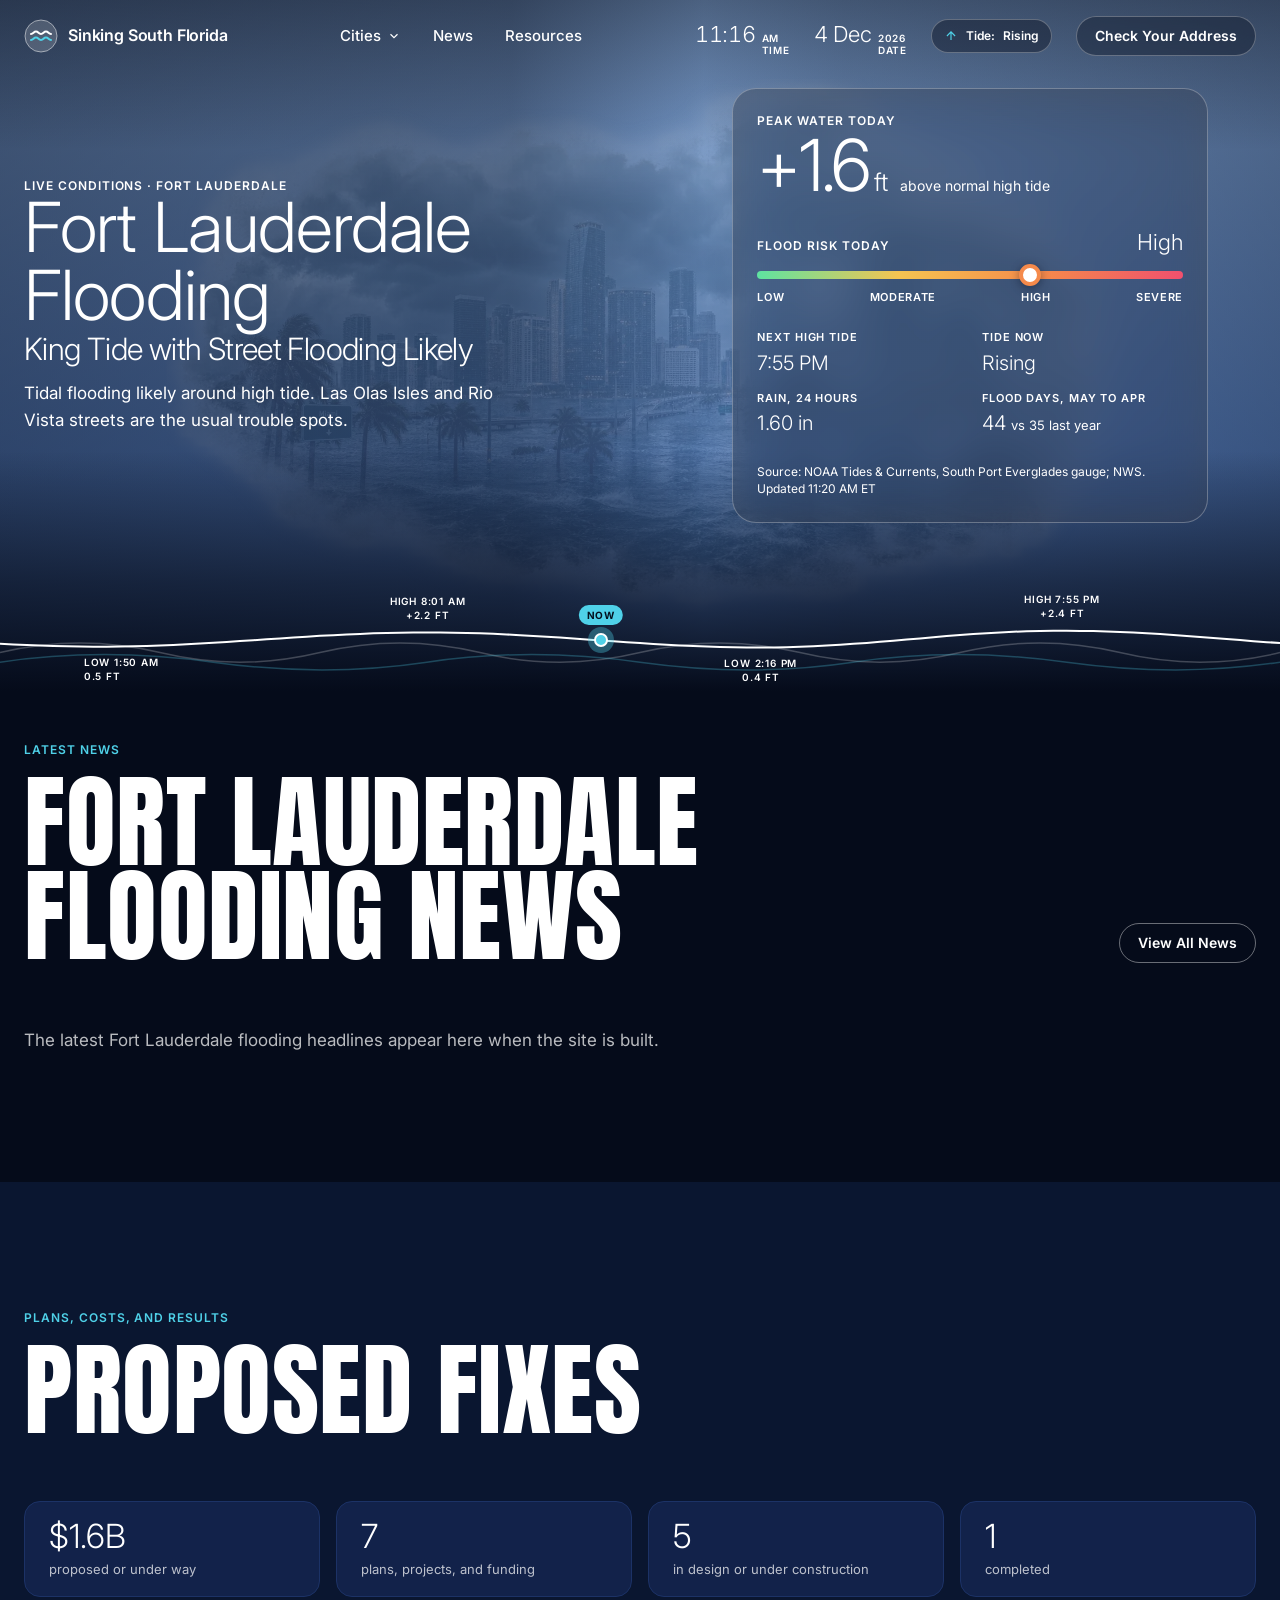
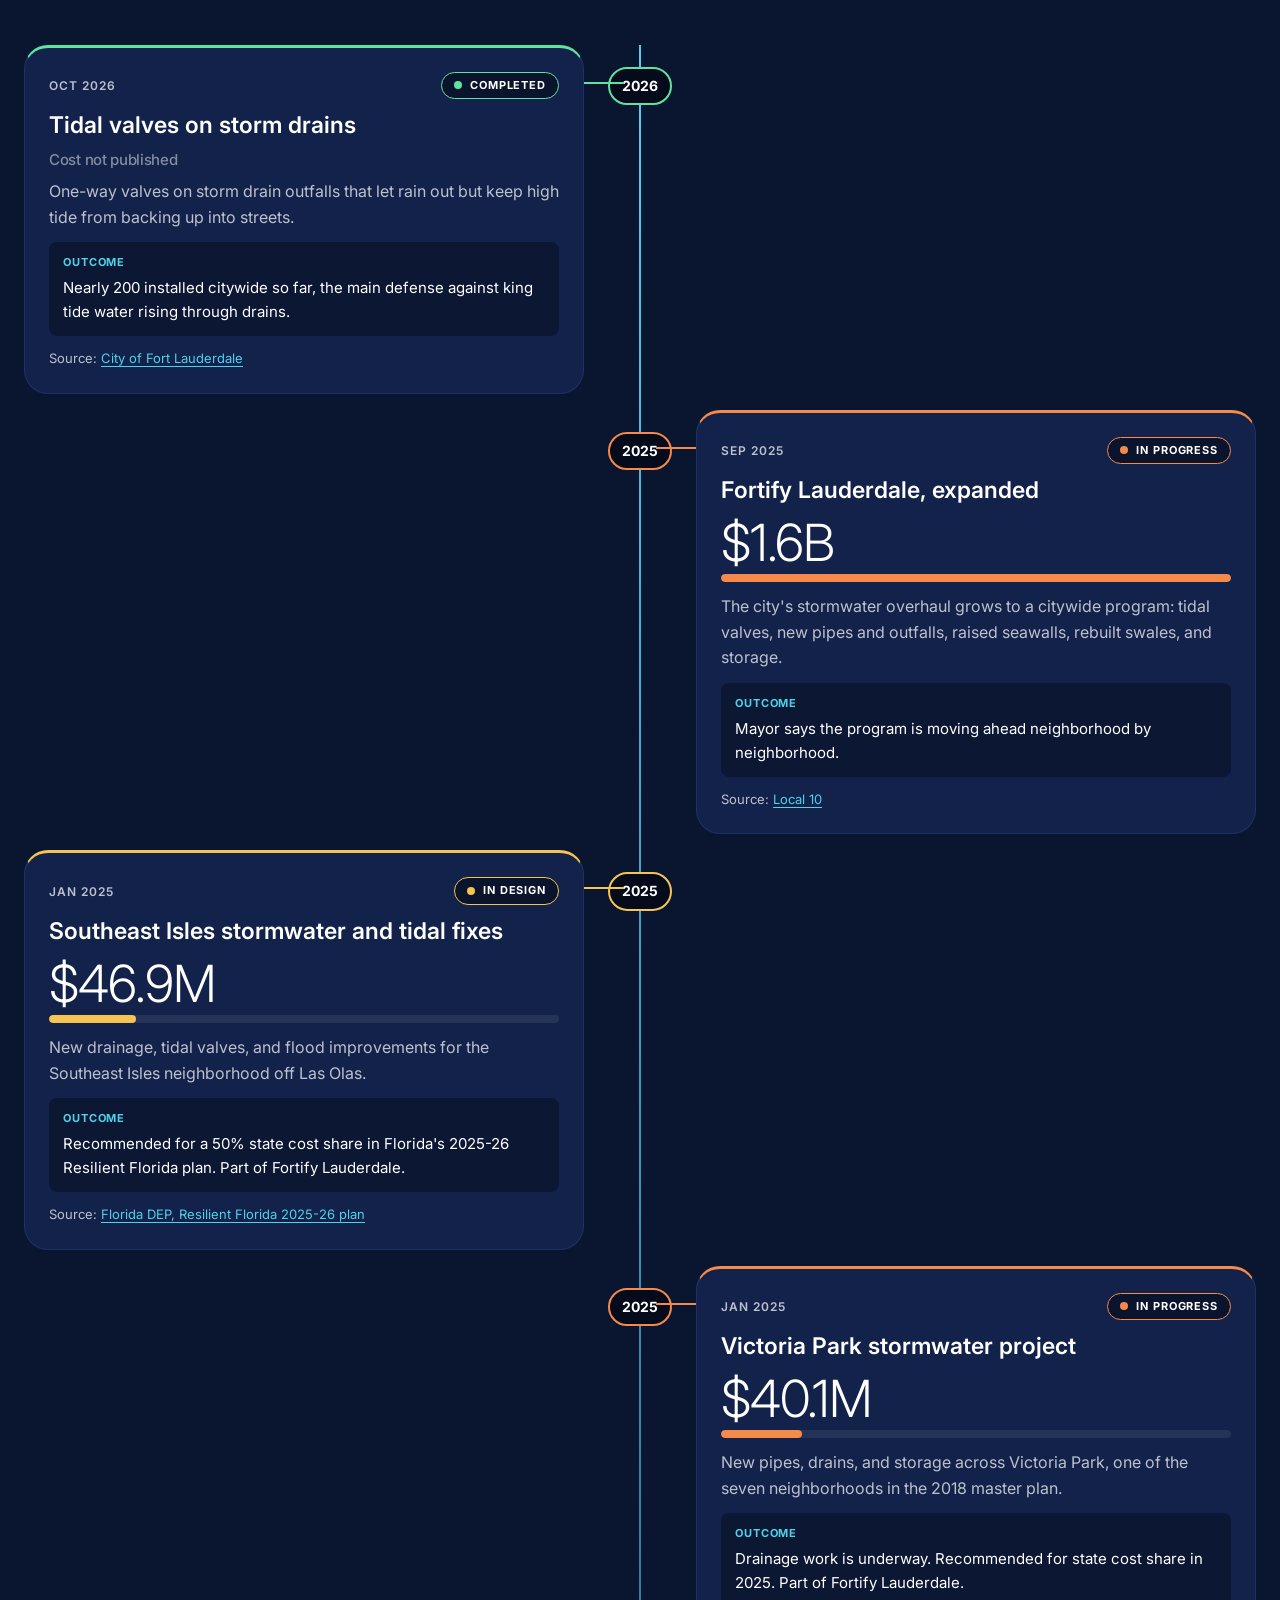
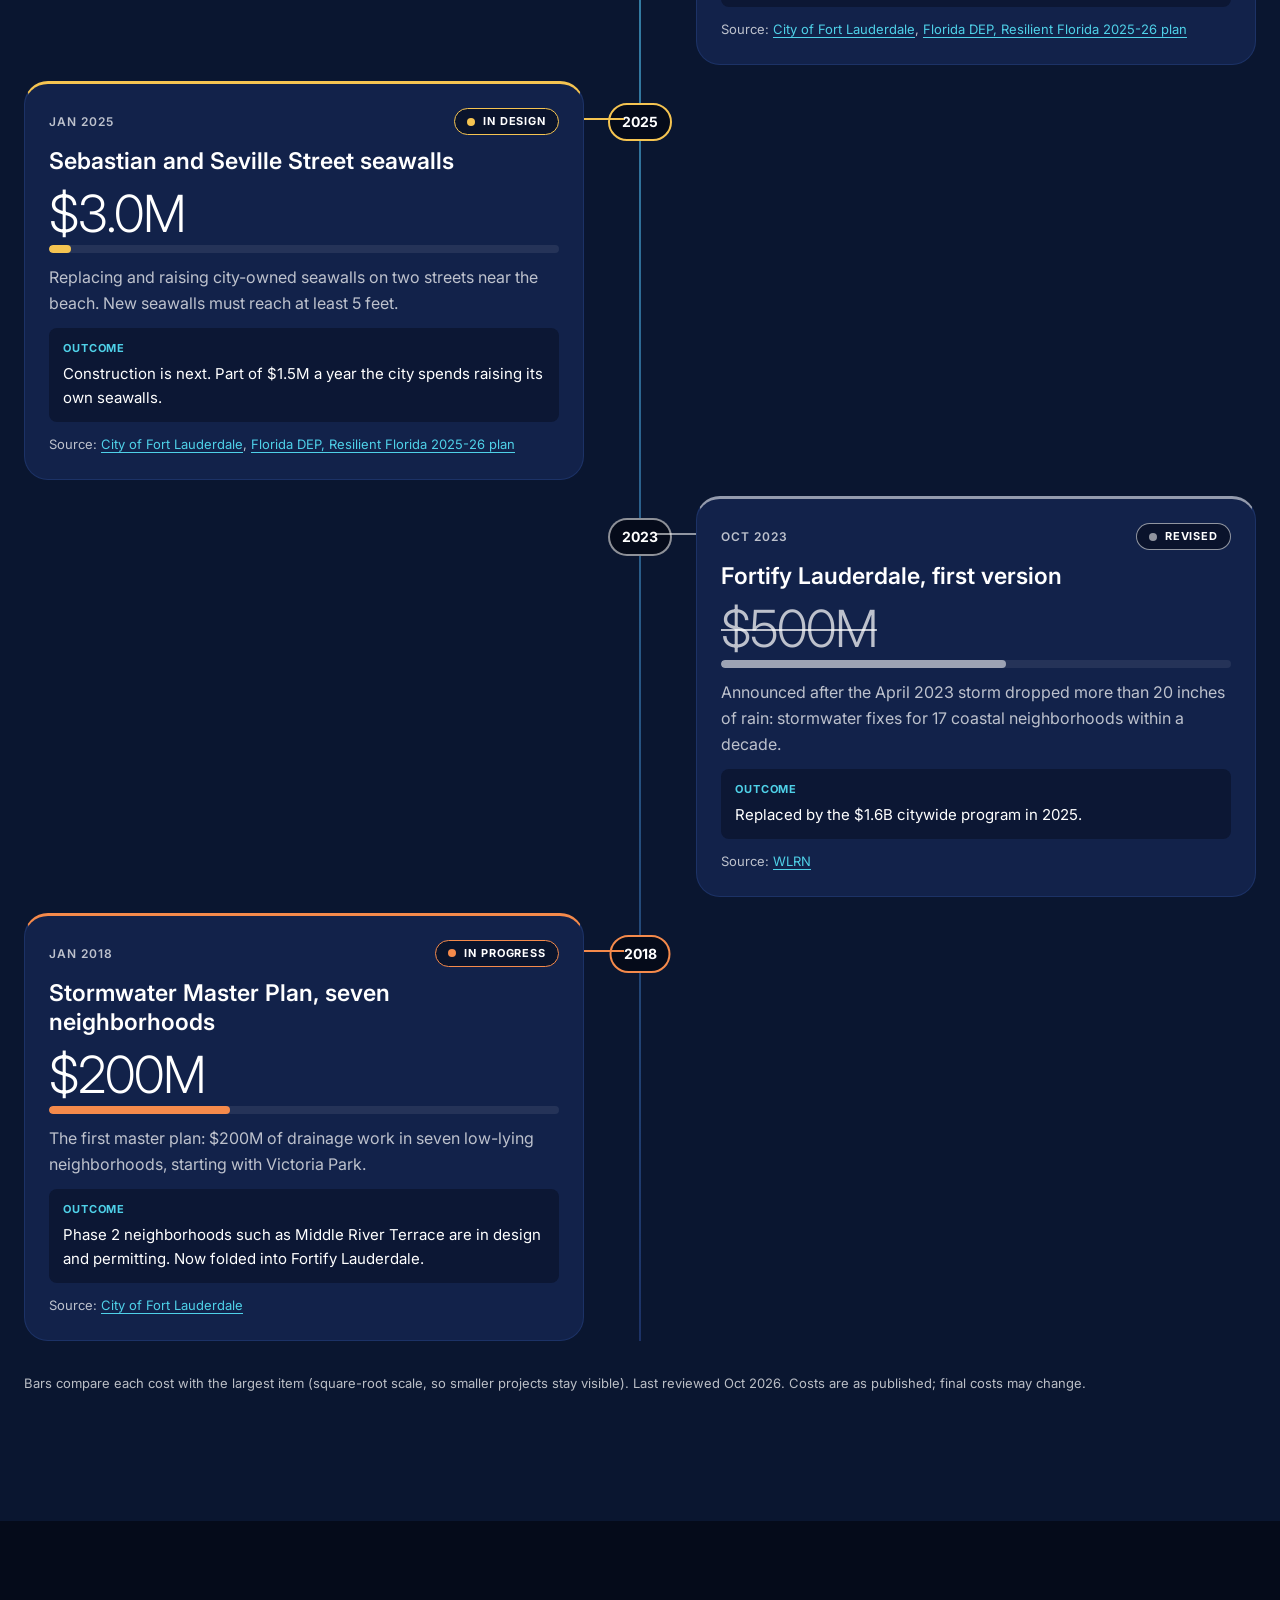
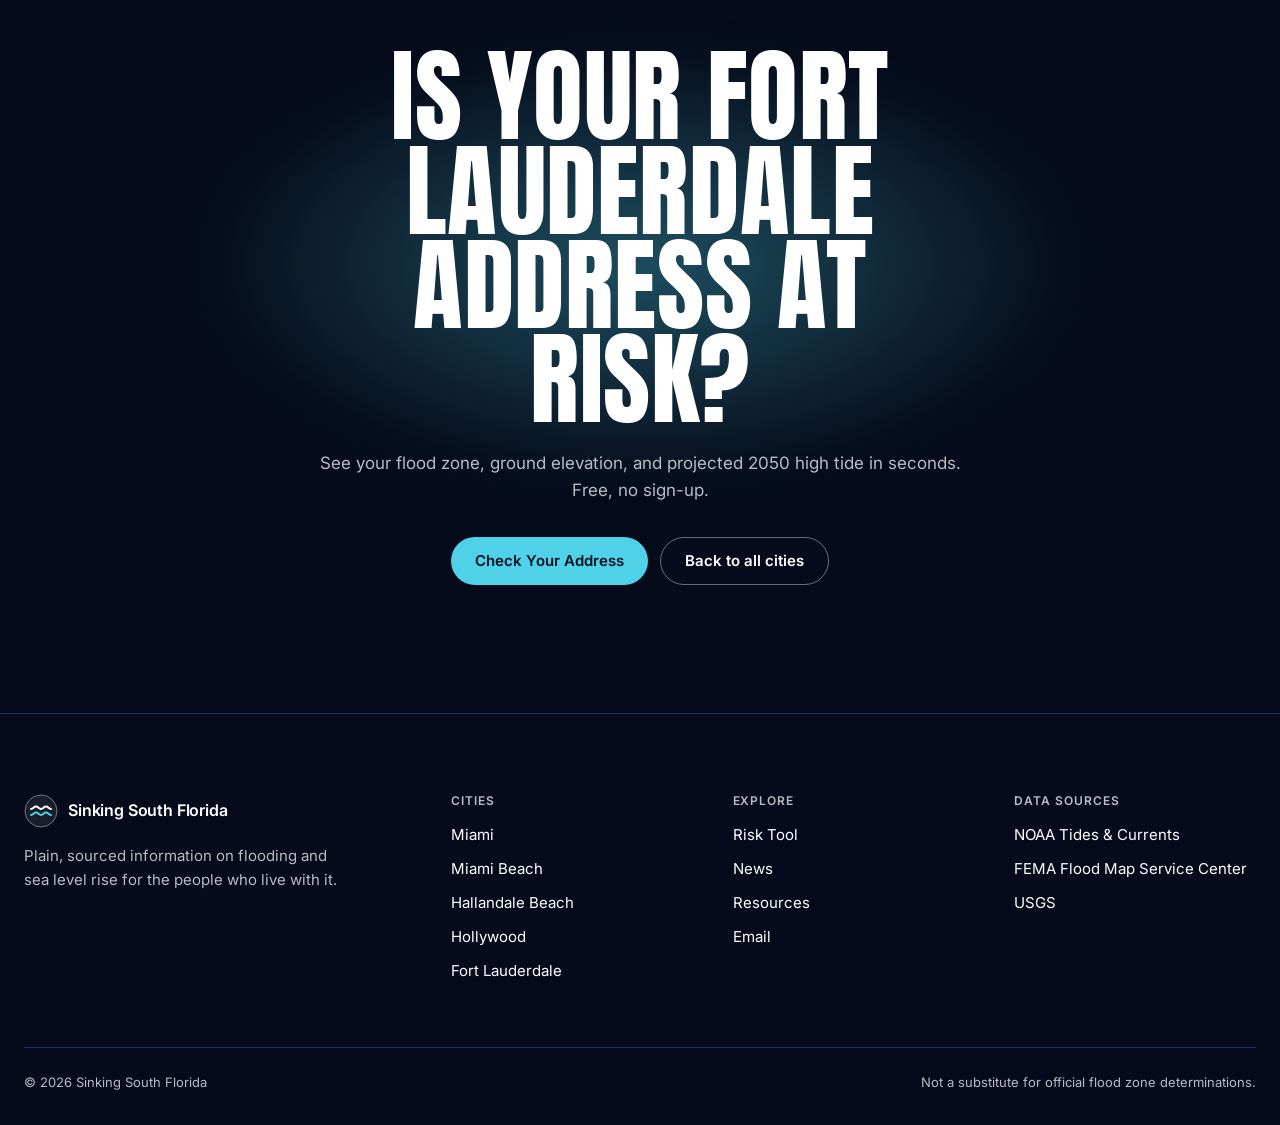
<file: fort-lauderdale/index.html>
<!DOCTYPE html>
<!--
  ==========================================================================
  PAGE: Fort Lauderdale city page (fort-lauderdale/index.html)
  PURPOSE: Today's flood conditions for Fort Lauderdale only, the latest Fort Lauderdale
           flooding news, and an infographic timeline of proposed fixes with
           cost and outcomes.
  TARGET KEYWORDS: fort lauderdale flooding
  LAST EDITED: 2026-10-29, first build (template for the other city pages)
  DATA: hero values, news, and the timeline are written in at deploy by
        scripts/prerender.js. Fixes live in data/curated/timeline/fort-lauderdale.json
        (hand-edited, review quarterly).
  NOTES: This page sits one folder down, so every local link starts with ../
  ==========================================================================
-->
<html lang="en">
<head>
  <meta charset="utf-8">
  <meta name="viewport" content="width=device-width, initial-scale=1">
  <title>Fort Lauderdale Flooding Today | Sinking South Florida</title>
  <meta name="description" content="Live tide levels and flood risk for Fort Lauderdale, the latest flooding news, and the Fortify Lauderdale projects with their cost and status.">
  <link rel="canonical" href="https://miamiflooding.com/fort-lauderdale/">
  <meta name="theme-color" content="#050B1A">

  <!-- Open Graph / Twitter. PLACEHOLDER: create images/og-home.jpg at 1200x630 -->
  <meta property="og:type" content="website">
  <meta property="og:site_name" content="Sinking South Florida">
  <meta property="og:title" content="Fort Lauderdale Flooding &amp; King Tides Today">
  <meta property="og:description" content="Live tide levels and flood risk for Fort Lauderdale, the latest flooding news, and the Fortify Lauderdale projects with their cost and status.">
  <meta property="og:url" content="https://miamiflooding.com/fort-lauderdale/">
  <meta property="og:image" content="https://miamiflooding.com/images/og-home.jpg">
  <meta name="twitter:card" content="summary_large_image">
  <meta name="twitter:title" content="Fort Lauderdale Flooding &amp; King Tides Today">
  <meta name="twitter:description" content="Live tide levels and flood risk for Fort Lauderdale, the latest flooding news, and the Fortify Lauderdale projects with their cost and status.">
  <meta name="twitter:image" content="https://miamiflooding.com/images/og-home.jpg">

  <!-- Fonts: Anton (section headlines) + Inter (everything else) -->
  <link rel="preconnect" href="https://fonts.googleapis.com">
  <link rel="preconnect" href="https://fonts.gstatic.com" crossorigin>
  <link rel="stylesheet" href="https://fonts.googleapis.com/css2?family=Anton&family=Inter:wght@300;400;500;600;700&display=swap">

  <!-- Hero photo loads first (it's above the fold) -->
  <link rel="preload" as="image" href="../images/hero-miami.webp" type="image/webp">

  <link rel="stylesheet" href="../css/tokens.css">
  <link rel="stylesheet" href="../css/base.css">
  <link rel="stylesheet" href="../css/components.css">
  <link rel="stylesheet" href="../css/pages.css">

  <!-- Structured data: WebPage + Place (city, with coordinates) + BreadcrumbList -->
  <script type="application/ld+json">
{
    "@context": "https://schema.org",
    "@graph": [
      {
        "@type": "WebPage",
        "@id": "https://miamiflooding.com/fort-lauderdale/#webpage",
        "url": "https://miamiflooding.com/fort-lauderdale/",
        "name": "Fort Lauderdale Flooding Today | Sinking South Florida",
        "description": "Live tide levels and flood risk for Fort Lauderdale, the latest flooding news, and the Fortify Lauderdale projects with their cost and status.",
        "inLanguage": "en",
        "isPartOf": {
          "@id": "https://miamiflooding.com/#website"
        },
        "about": {
          "@id": "https://miamiflooding.com/fort-lauderdale/#place"
        }
      },
      {
        "@type": "Place",
        "@id": "https://miamiflooding.com/fort-lauderdale/#place",
        "name": "Fort Lauderdale, Florida",
        "geo": {
          "@type": "GeoCoordinates",
          "latitude": 26.1224,
          "longitude": -80.1373
        }
      },
      {
        "@type": "BreadcrumbList",
        "itemListElement": [
          {
            "@type": "ListItem",
            "position": 1,
            "name": "Home",
            "item": "https://miamiflooding.com/"
          },
          {
            "@type": "ListItem",
            "position": 2,
            "name": "Fort Lauderdale",
            "item": "https://miamiflooding.com/fort-lauderdale/"
          }
        ]
      }
    ]
  }
  </script>

  <!-- Adds .js to <html> before paint so JS-only UI doesn't flash -->
  <script>document.documentElement.classList.add('js');</script>
  <script src="../js/config.js" defer></script>
  <script src="../js/main.js" defer></script>
  <script src="../js/hero.js" defer></script>
  <script src="../js/alerts.js" defer></script>
</head>
<body>

<a class="skip-link" href="#main">Skip to content</a>

<!-- ===== SECTION: Header (global) ===== -->
<header class="site-header site-header--hero" data-header>
  <div class="site-header__inner container">

    <a class="brand" href="../" aria-label="Sinking South Florida, home">
      <!-- Logo mark: placeholder wave in a circle. Swap for the final logo SVG. -->
      <svg class="brand__mark" viewBox="0 0 34 34" aria-hidden="true">
        <circle cx="17" cy="17" r="16" fill="rgba(255,255,255,0.16)" stroke="rgba(255,255,255,0.5)"/>
        <path d="M7 15c2.5 0 2.5-2.4 5-2.4s2.5 2.4 5 2.4 2.5-2.4 5-2.4 2.5 2.4 5 2.4" fill="none" stroke="#fff" stroke-width="2" stroke-linecap="round"/>
        <path d="M7 21c2.5 0 2.5-2.4 5-2.4s2.5 2.4 5 2.4 2.5-2.4 5-2.4 2.5 2.4 5 2.4" fill="none" stroke="#4FD1E8" stroke-width="2" stroke-linecap="round"/>
      </svg>
      <span>Sinking South Florida</span>
    </a>

    <nav class="site-nav" id="site-nav" aria-label="Primary" data-nav>
      <ul class="site-nav__list" role="list">
        <li class="has-dropdown" data-dropdown>
          <!-- JS version: a button that opens the menu -->
          <button class="site-nav__link site-nav__toggle js-only" type="button" aria-expanded="false" aria-controls="cities-menu" data-dropdown-toggle>
            Cities
            <svg viewBox="0 0 24 24" fill="none" stroke="currentColor" stroke-width="2" aria-hidden="true"><path d="m6 9 6 6 6-6"/></svg>
          </button>
          <!-- No-JS version: a link; the menu still opens on hover and focus -->
          <a class="site-nav__link no-js-only" href="../#your-city">Cities</a>
          <ul class="dropdown" id="cities-menu" role="list">
            <li><a href="../miami/">Miami</a></li>
            <li><a href="../miami-beach/">Miami Beach <span class="label" style="color:var(--text-secondary)">South Beach</span></a></li>
            <li><a href="../hallandale-beach/">Hallandale Beach</a></li>
            <li><a href="../hollywood/">Hollywood</a></li>
            <li><a href="../fort-lauderdale/">Fort Lauderdale</a></li>
          </ul>
        </li>
        <li><a class="site-nav__link" href="../news/">News</a></li>
        <li><a class="site-nav__link" href="../resources/">Resources</a></li>
        <li class="site-nav__cta"><a class="btn btn--primary" href="../#check-your-address" data-close-menu>Check Your Address</a></li>
      </ul>
    </nav>

    <!-- Live time and date (Miami time), plus tide status. Filled by main.js; hidden without JS. -->
    <div class="site-header__meta js-only">
      <p class="clock"><span class="clock__time" data-clock-time>--:--</span><span class="clock__sub"><span data-clock-ampm>AM</span><br>Time</span></p>
      <p class="clock"><span class="clock__time" data-clock-date>-- ---</span><span class="clock__sub"><span data-clock-year>2026</span><br>Date</span></p>
      <!-- PLACEHOLDER: tide direction from NOAA predictions for the active city -->
      <p class="tide-pill">
        <svg viewBox="0 0 24 24" fill="none" stroke="currentColor" stroke-width="2" aria-hidden="true"><path d="M12 19V5M5 12l7-7 7 7"/></svg>
        Tide: <span data-field="tide-status">Rising</span>
      </p>
    </div>

    <a class="btn btn--glass btn--sm site-header__cta" href="../#check-your-address">Check Your Address</a>

    <button class="menu-toggle js-only" type="button" aria-expanded="false" aria-controls="site-nav" aria-label="Open menu" data-menu-toggle>
      <span class="menu-toggle__bars"></span>
    </button>
  </div>
</header>
<!-- ===== END: Header ===== -->

<main id="main">

<!-- ===== SECTION: Hero ===== -->
<!-- City page hero: compact, Fort Lauderdale only. Values are written in at deploy
     by scripts/prerender.js (data-field elements); hero.js keeps the tide
     wave's "Now" dot live and shows "Data delayed" if the data goes stale.
     Sample values below only show if the site was built without data. -->
<section class="hero hero--city" id="hero" data-hero data-city="fort-lauderdale" aria-labelledby="hero-title">

  <!-- Background: sky gradient (CSS) + center photo + fade to navy -->
  <div class="hero__bg" aria-hidden="true">
    <!-- IMAGE: storm over the Miami skyline and Biscayne Bay. The PNG already has soft, transparent
         edges, so it blends into the sky without a CSS mask. images/hero.png is the original;
         hero-miami.webp is the compressed copy browsers load (about 460KB vs 2.9MB).
         To swap the photo: replace both files, keeping the names, or update the paths here. -->
    <picture>
      <source srcset="../images/hero-miami.webp" type="image/webp">
      <img class="hero__image" src="../images/hero.png" width="1672" height="941" alt="" fetchpriority="high" decoding="async">
    </picture>
  </div>

  <div class="hero__inner hero-city container">
    <div class="hero-city__head">
      <p class="label hero__eyebrow">Live conditions · <span data-field="city-name">Fort Lauderdale</span></p>
      <!-- PRERENDER:hero-h1 START (city keyword + today's condition) -->
      <h1 class="hero__title hero__title--city" id="hero-title">
        <span class="hero__title-1">Fort Lauderdale Flooding</span>
        <span class="hero__title-2">King Tide with Street Flooding Likely<span class="visually-hidden"> today</span></span>
      </h1>
      <!-- PRERENDER:hero-h1 END -->
      <p class="hero__summary" data-field="summary">Seasonal king tides peak this evening. Expect shallow water on low streets around high tide.</p>
    </div>

    <!-- Today's numbers for Fort Lauderdale -->
    <div class="hero-city__panel glass">
      <div class="hero-city__peak">
        <p class="label">Peak water today</p>
        <p class="hero-city__num"><span data-field="water-level">+2.2</span><span class="hero-city__unit">ft</span></p>
        <p class="hero-city__cap">above normal high tide</p>
      </div>
      <div class="risk-meter" data-risk-meter data-risk="severe" style="--pos: 88%">
        <div class="risk-meter__top">
          <span class="label">Flood risk today</span>
          <span class="risk-meter__value" data-field="risk-label">Severe</span>
        </div>
        <div class="risk-meter__track" aria-hidden="true"><span class="risk-meter__marker"></span></div>
        <div class="risk-meter__scale" aria-hidden="true"><span>Low</span><span>Moderate</span><span>High</span><span>Severe</span></div>
      </div>
      <dl class="hero-city__facts">
        <div><dt>Next high tide</dt><dd data-field="next-high">7:42 PM</dd></div>
        <div><dt>Tide now</dt><dd data-field="tide-status">Rising</dd></div>
        <div><dt>Rain, 24 hours</dt><dd><span data-field="rainfall">0.4</span> in</dd></div>
        <div><dt>Flood days, May to Apr</dt><dd><span data-field="flood-days">19</span> <span class="hero-city__vs">vs <span data-field="flood-days-last">24</span> last year</span></dd></div>
      </dl>
      <p class="hero__source">Source: NOAA Tides &amp; Currents, <span data-field="gauge">South Port Everglades</span> gauge; NWS. Updated <span data-field="updated">11:20 AM</span> ET<span class="hero__delayed" data-delayed hidden> · Data delayed</span></p>
    </div>
  </div>

  <!-- Tide wave: 24h tide curve for the active city.
       The static path below is Miami's sample curve (generated by hero.js).
       PLACEHOLDER: tide predictions from NOAA CO-OPS API -->
  <div class="tide" role="img" data-tide-aria aria-label="Today's sample tide curve: high 7:42 AM at 2.1 feet, low 1:58 PM at 0.3 feet, high 7:42 PM at 2.3 feet.">
    <!-- Decorative drifting swells (animation off under reduced motion) -->
    <svg class="tide__ghost tide__ghost--1" viewBox="0 0 2000 100" preserveAspectRatio="none" aria-hidden="true"><path d="M0 60 Q125 40 250 60 T500 60 T750 60 T1000 60 T1250 60 T1500 60 T1750 60 T2000 60"/></svg>
    <svg class="tide__ghost tide__ghost--2" viewBox="0 0 2000 100" preserveAspectRatio="none" aria-hidden="true"><path d="M0 70 Q160 54 333 70 T667 70 T1000 70 T1333 70 T1667 70 T2000 70"/></svg>

    <!-- PRERENDER:hero-tide START -->
    <svg class="tide__svg" viewBox="0 0 1000 100" preserveAspectRatio="none" aria-hidden="true">
      <path class="tide__path" data-tide-path d="M0.0 62.7 L10.4 64.1 L20.8 65.3 L31.3 66.2 L41.7 66.9 L52.1 67.3 L62.5 67.5 L72.9 67.3 L83.3 66.9 L93.8 66.2 L104.2 65.3 L114.6 64.1 L125.0 62.7 L135.4 61.0 L145.8 59.2 L156.3 57.3 L166.7 55.2 L177.1 53.1 L187.5 50.9 L197.9 48.7 L208.3 46.5 L218.8 44.3 L229.2 42.3 L239.6 40.4 L250.0 38.6 L260.4 37.0 L270.8 35.6 L281.3 34.5 L291.7 33.6 L302.1 33.0 L312.5 32.6 L322.9 32.5 L333.3 32.7 L343.8 33.2 L354.2 34.0 L364.6 35.0 L375.0 36.3 L385.4 37.8 L395.8 39.6 L406.3 41.5 L416.7 43.5 L427.1 45.7 L437.5 47.9 L447.9 50.3 L458.3 52.6 L468.8 54.9 L479.2 57.1 L489.6 59.2 L500.0 61.3 L510.4 63.1 L520.8 64.8 L531.3 66.2 L541.7 67.4 L552.1 68.4 L562.5 69.0 L572.9 69.4 L583.3 69.5 L593.8 69.3 L604.2 68.7 L614.6 67.7 L625.0 66.3 L635.4 64.7 L645.8 62.7 L656.3 60.5 L666.7 58.0 L677.1 55.4 L687.5 52.7 L697.9 49.9 L708.3 47.1 L718.8 44.3 L729.2 41.6 L739.6 39.1 L750.0 36.7 L760.4 34.6 L770.8 32.7 L781.3 31.1 L791.7 29.9 L802.1 29.0 L812.5 28.5 L822.9 28.4 L833.3 28.6 L843.8 29.2 L854.2 30.1 L864.6 31.2 L875.0 32.7 L885.4 34.4 L895.8 36.4 L906.3 38.5 L916.7 40.8 L927.1 43.3 L937.5 45.8 L947.9 48.4 L958.3 51.0 L968.8 53.6 L979.2 56.1 L989.6 58.4 L1000.0 60.7"/>
    </svg>

    <ul class="tide__labels" role="list" aria-hidden="true" data-tide-labels>
      <li class="tide__label tide__label--low is-start" style="left:6.25%;top:67.49%"><span>LOW 1:30 AM</span><span>0.4 FT</span></li>
      <li class="tide__label tide__label--high" style="left:32.08%;top:32.51%"><span>HIGH 7:42 AM</span><span>+2.1 FT</span></li>
      <li class="tide__label tide__label--low" style="left:58.19%;top:69.54%"><span>LOW 1:58 PM</span><span>0.3 FT</span></li>
      <li class="tide__label tide__label--high" style="left:82.08%;top:28.40%"><span>HIGH 7:42 PM</span><span>+2.3 FT</span></li>
    </ul>
    <!-- "Now" marker. Static at 10:30 AM without JS; hero.js moves it to the current Miami time. -->
    <span class="tide__now" data-tide-now style="left:43.75%;top:47.95%" aria-hidden="true"><span class="tide__now-label">Now</span></span>
    <!-- PRERENDER:hero-tide END -->
  </div>

  <!-- PRERENDER:hero-data START (this city's data as JSON for hero.js; empty = sample) -->
  <!-- PRERENDER:hero-data END -->
</section>
<!-- ===== END: Hero ===== -->

<!-- ===== SECTION: City news ===== -->
<!-- 3 newest stories that mention Fort Lauderdale. If there aren't 3, regional South
     Florida flooding stories fill in, tagged "Regional". Rendered at deploy. -->
<section class="section news" id="news" aria-labelledby="news-title">
  <div class="container">
    <div class="section-head">
      <div class="section-head__text">
        <div class="section-head__row">
          <!-- PRERENDER:news-status START -->
          <p class="label section-head__eyebrow">Latest news</p>
          <!-- PRERENDER:news-status END -->
        </div>
        <h2 class="display" id="news-title">Fort Lauderdale flooding news</h2>
      </div>
      <a class="btn btn--outline btn--sm" href="../news/">View All News</a>
    </div>
    <!-- Pinned: active weather alerts and public meetings in the next 7 days.
         Written at deploy by scripts/prerender.js; js/alerts.js refreshes the
         weather alerts live from the National Weather Service. Hidden when
         nothing is pinned. Settings: config/alerts.json, config/meetings.json -->
    <!-- PRERENDER:pins START -->
    <ul class="pins" role="list" data-pins></ul>
    <!-- PRERENDER:pins END -->

    <!-- PRERENDER:news-cards START (city-filtered headlines from data/news.json) -->
    <p class="lede">The latest Fort Lauderdale flooding headlines appear here when the site is built.</p>
    <!-- PRERENDER:news-cards END -->
  </div>
</section>
<!-- ===== END: City news ===== -->


<!-- ===== SECTION: Proposed fixes ===== -->
<!-- Infographic timeline of plans and projects, newest first. Data:
     data/curated/timeline/fort-lauderdale.json (hand-edited, review quarterly).
     Rendered by scripts/prerender.js (also run once when the page was built,
     so the timeline shows even without the deploy step). -->
<section class="section section--alt fixes" id="fixes" aria-labelledby="fixes-title">
  <div class="container">
    <div class="section-head">
      <div class="section-head__text">
        <p class="label section-head__eyebrow">Plans, costs, and results</p>
        <h2 class="display" id="fixes-title">Proposed fixes</h2>
      </div>
    </div>
    <!-- PRERENDER:fixes START -->
    <div class="fixes__summary">
      <div class="fixes__sum"><p class="fixes__sum-num">$1.6B</p><p class="fixes__sum-label">proposed or under way</p></div>
      <div class="fixes__sum"><p class="fixes__sum-num">7</p><p class="fixes__sum-label">plans, projects, and funding</p></div>
      <div class="fixes__sum"><p class="fixes__sum-num">5</p><p class="fixes__sum-label">in design or under construction</p></div>
      <div class="fixes__sum"><p class="fixes__sum-num">1</p><p class="fixes__sum-label">completed</p></div>
    </div>
    <ol class="timeline" role="list">
      <li class="tl" data-status="completed">
        <span class="tl__year" aria-hidden="true">2026</span>
        <article class="tl__card">
          <div class="tl__top"><time class="tl__when" datetime="2026-10-01">Oct 2026</time><span class="tl__status">Completed</span></div>
          <h3 class="tl__title">Tidal valves on storm drains</h3>
          <div class="tl__cost">
            <p class="tl__cost-num tl__cost-num--none">Cost not published</p>
            
          </div>
          <p class="tl__summary">One-way valves on storm drain outfalls that let rain out but keep high tide from backing up into streets.</p>
          <p class="tl__outcome"><strong>Outcome</strong>Nearly 200 installed citywide so far, the main defense against king tide water rising through drains.</p>
          <p class="tl__sources">Source: <a href="https://www.fortlauderdale.gov/Government/Departments/Strategic-Communications/King-Tides-and-High-Tides" rel="noopener">City of Fort Lauderdale</a></p>
        </article>
      </li>
      <li class="tl" data-status="in-progress">
        <span class="tl__year" aria-hidden="true">2025</span>
        <article class="tl__card">
          <div class="tl__top"><time class="tl__when" datetime="2025-09-27">Sep 2025</time><span class="tl__status">In progress</span></div>
          <h3 class="tl__title">Fortify Lauderdale, expanded</h3>
          <div class="tl__cost">
            <p class="tl__cost-num">$1.6B</p>
            <div class="tl__bar" aria-hidden="true"><span style="width:100.0%"></span></div>
          </div>
          <p class="tl__summary">The city's stormwater overhaul grows to a citywide program: tidal valves, new pipes and outfalls, raised seawalls, rebuilt swales, and storage.</p>
          <p class="tl__outcome"><strong>Outcome</strong>Mayor says the program is moving ahead neighborhood by neighborhood.</p>
          <p class="tl__sources">Source: <a href="https://www.local10.com/news/local/2025/09/27/fort-lauderdale-mayor-says-stormwater-management-system-project-is-moving-ahead" rel="noopener">Local 10</a></p>
        </article>
      </li>
      <li class="tl" data-status="in-design">
        <span class="tl__year" aria-hidden="true">2025</span>
        <article class="tl__card">
          <div class="tl__top"><time class="tl__when" datetime="2025-01-01">Jan 2025</time><span class="tl__status">In design</span></div>
          <h3 class="tl__title">Southeast Isles stormwater and tidal fixes</h3>
          <div class="tl__cost">
            <p class="tl__cost-num">$46.9M</p>
            <div class="tl__bar" aria-hidden="true"><span style="width:17.1%"></span></div>
          </div>
          <p class="tl__summary">New drainage, tidal valves, and flood improvements for the Southeast Isles neighborhood off Las Olas.</p>
          <p class="tl__outcome"><strong>Outcome</strong>Recommended for a 50% state cost share in Florida's 2025-26 Resilient Florida plan. Part of Fortify Lauderdale.</p>
          <p class="tl__sources">Source: <a href="https://floridadep.gov/sites/default/files/25-26%20Resilient%20Florida%20Annual%20Plan_1.pdf" rel="noopener">Florida DEP, Resilient Florida 2025-26 plan</a></p>
        </article>
      </li>
      <li class="tl" data-status="in-progress">
        <span class="tl__year" aria-hidden="true">2025</span>
        <article class="tl__card">
          <div class="tl__top"><time class="tl__when" datetime="2025-01-01">Jan 2025</time><span class="tl__status">In progress</span></div>
          <h3 class="tl__title">Victoria Park stormwater project</h3>
          <div class="tl__cost">
            <p class="tl__cost-num">$40.1M</p>
            <div class="tl__bar" aria-hidden="true"><span style="width:15.8%"></span></div>
          </div>
          <p class="tl__summary">New pipes, drains, and storage across Victoria Park, one of the seven neighborhoods in the 2018 master plan.</p>
          <p class="tl__outcome"><strong>Outcome</strong>Drainage work is underway. Recommended for state cost share in 2025. Part of Fortify Lauderdale.</p>
          <p class="tl__sources">Source: <a href="https://www.fortlauderdale.gov/Government/Departments/Strategic-Communications/King-Tides-and-High-Tides" rel="noopener">City of Fort Lauderdale</a>, <a href="https://floridadep.gov/sites/default/files/25-26%20Resilient%20Florida%20Annual%20Plan_1.pdf" rel="noopener">Florida DEP, Resilient Florida 2025-26 plan</a></p>
        </article>
      </li>
      <li class="tl" data-status="in-design">
        <span class="tl__year" aria-hidden="true">2025</span>
        <article class="tl__card">
          <div class="tl__top"><time class="tl__when" datetime="2025-01-01">Jan 2025</time><span class="tl__status">In design</span></div>
          <h3 class="tl__title">Sebastian and Seville Street seawalls</h3>
          <div class="tl__cost">
            <p class="tl__cost-num">$3.0M</p>
            <div class="tl__bar" aria-hidden="true"><span style="width:4.3%"></span></div>
          </div>
          <p class="tl__summary">Replacing and raising city-owned seawalls on two streets near the beach. New seawalls must reach at least 5 feet.</p>
          <p class="tl__outcome"><strong>Outcome</strong>Construction is next. Part of $1.5M a year the city spends raising its own seawalls.</p>
          <p class="tl__sources">Source: <a href="https://www.fortlauderdale.gov/Government/Departments/Strategic-Communications/King-Tides-and-High-Tides" rel="noopener">City of Fort Lauderdale</a>, <a href="https://floridadep.gov/sites/default/files/25-26%20Resilient%20Florida%20Annual%20Plan_1.pdf" rel="noopener">Florida DEP, Resilient Florida 2025-26 plan</a></p>
        </article>
      </li>
      <li class="tl" data-status="revised">
        <span class="tl__year" aria-hidden="true">2023</span>
        <article class="tl__card">
          <div class="tl__top"><time class="tl__when" datetime="2023-10-04">Oct 2023</time><span class="tl__status">Revised</span></div>
          <h3 class="tl__title">Fortify Lauderdale, first version</h3>
          <div class="tl__cost">
            <p class="tl__cost-num">$500M</p>
            <div class="tl__bar" aria-hidden="true"><span style="width:55.9%"></span></div>
          </div>
          <p class="tl__summary">Announced after the April 2023 storm dropped more than 20 inches of rain: stormwater fixes for 17 coastal neighborhoods within a decade.</p>
          <p class="tl__outcome"><strong>Outcome</strong>Replaced by the $1.6B citywide program in 2025.</p>
          <p class="tl__sources">Source: <a href="https://www.wlrn.org/government-politics/2023-10-05/floods-fort-lauderdale-mayor-plan-prevention" rel="noopener">WLRN</a></p>
        </article>
      </li>
      <li class="tl" data-status="in-progress">
        <span class="tl__year" aria-hidden="true">2018</span>
        <article class="tl__card">
          <div class="tl__top"><time class="tl__when" datetime="2018-01-01">Jan 2018</time><span class="tl__status">In progress</span></div>
          <h3 class="tl__title">Stormwater Master Plan, seven neighborhoods</h3>
          <div class="tl__cost">
            <p class="tl__cost-num">$200M</p>
            <div class="tl__bar" aria-hidden="true"><span style="width:35.4%"></span></div>
          </div>
          <p class="tl__summary">The first master plan: $200M of drainage work in seven low-lying neighborhoods, starting with Victoria Park.</p>
          <p class="tl__outcome"><strong>Outcome</strong>Phase 2 neighborhoods such as Middle River Terrace are in design and permitting. Now folded into Fortify Lauderdale.</p>
          <p class="tl__sources">Source: <a href="https://www.fortlauderdale.gov/Government/Departments/Strategic-Communications/King-Tides-and-High-Tides" rel="noopener">City of Fort Lauderdale</a></p>
        </article>
      </li>
    </ol>
    <p class="fixes__note">Bars compare each cost with the largest item (square-root scale, so smaller projects stay visible). Last reviewed Oct 2026. Costs are as published; final costs may change.</p>
<!-- PRERENDER:fixes END -->
  </div>
</section>
<!-- ===== END: Proposed fixes ===== -->


<!-- ===== SECTION: Final CTA ===== -->
<section class="section final-cta" aria-labelledby="cta-title">
  <div class="container final-cta__inner">
    <h2 class="display" id="cta-title">Is your Fort Lauderdale address at risk?</h2>
    <p class="lede">See your flood zone, ground elevation, and projected 2050 high tide in seconds. Free, no sign-up.</p>
    <div class="final-cta__buttons">
      <a class="btn btn--primary" href="../#check-your-address">Check Your Address</a>
      <a class="btn btn--outline" href="../">Back to all cities</a>
    </div>
  </div>
</section>
<!-- ===== END: Final CTA ===== -->

</main>

<!-- ===== SECTION: Footer (global) ===== -->
<footer class="site-footer">
  <div class="container">
    <div class="site-footer__grid">
      <div class="site-footer__about">
        <a class="brand" href="../">
          <svg class="brand__mark" viewBox="0 0 34 34" aria-hidden="true">
            <circle cx="17" cy="17" r="16" fill="rgba(255,255,255,0.08)" stroke="rgba(255,255,255,0.4)"/>
            <path d="M7 15c2.5 0 2.5-2.4 5-2.4s2.5 2.4 5 2.4 2.5-2.4 5-2.4 2.5 2.4 5 2.4" fill="none" stroke="#fff" stroke-width="2" stroke-linecap="round"/>
            <path d="M7 21c2.5 0 2.5-2.4 5-2.4s2.5 2.4 5 2.4 2.5-2.4 5-2.4 2.5 2.4 5 2.4" fill="none" stroke="#4FD1E8" stroke-width="2" stroke-linecap="round"/>
          </svg>
          <span>Sinking South Florida</span>
        </a>
        <p>Plain, sourced information on flooding and sea level rise for the people who live with it.</p>
      </div>
      <nav aria-label="Cities">
        <h2>Cities</h2>
        <ul role="list">
          <li><a href="../miami/">Miami</a></li>
          <li><a href="../miami-beach/">Miami Beach</a></li>
          <li><a href="../hallandale-beach/">Hallandale Beach</a></li>
          <li><a href="../hollywood/">Hollywood</a></li>
          <li><a href="../fort-lauderdale/">Fort Lauderdale</a></li>
        </ul>
      </nav>
      <nav aria-label="Explore">
        <h2>Explore</h2>
        <ul role="list">
          <li><a href="../#check-your-address">Risk Tool</a></li>
          <li><a href="../news/">News</a></li>
          <li><a href="../resources/">Resources</a></li>
          <!-- Contact the webmaster. The address is stored reversed in data-mail
               and assembled by main.js on page load, so spam bots that read
               the HTML don't see it. Hidden without JS. To change it, edit
               data-mail (reversed: "user@domain" backwards). -->
          <li class="js-only"><a href="#" data-mail="moc.liamg@SJProfliaM">Email</a></li>
        </ul>
      </nav>
      <div>
        <h2>Data sources</h2>
        <ul role="list">
          <li><a href="https://tidesandcurrents.noaa.gov/" rel="noopener">NOAA Tides &amp; Currents</a></li>
          <li><a href="https://msc.fema.gov/portal/home" rel="noopener">FEMA Flood Map Service Center</a></li>
          <li><a href="https://www.usgs.gov/" rel="noopener">USGS</a></li>
        </ul>
      </div>
    </div>
    <div class="site-footer__bottom">
      <p>&copy; 2026 Sinking South Florida</p>
      <p>Not a substitute for official flood zone determinations.</p>
    </div>
  </div>
</footer>
<!-- ===== END: Footer ===== -->

</body>
</html>
</file>
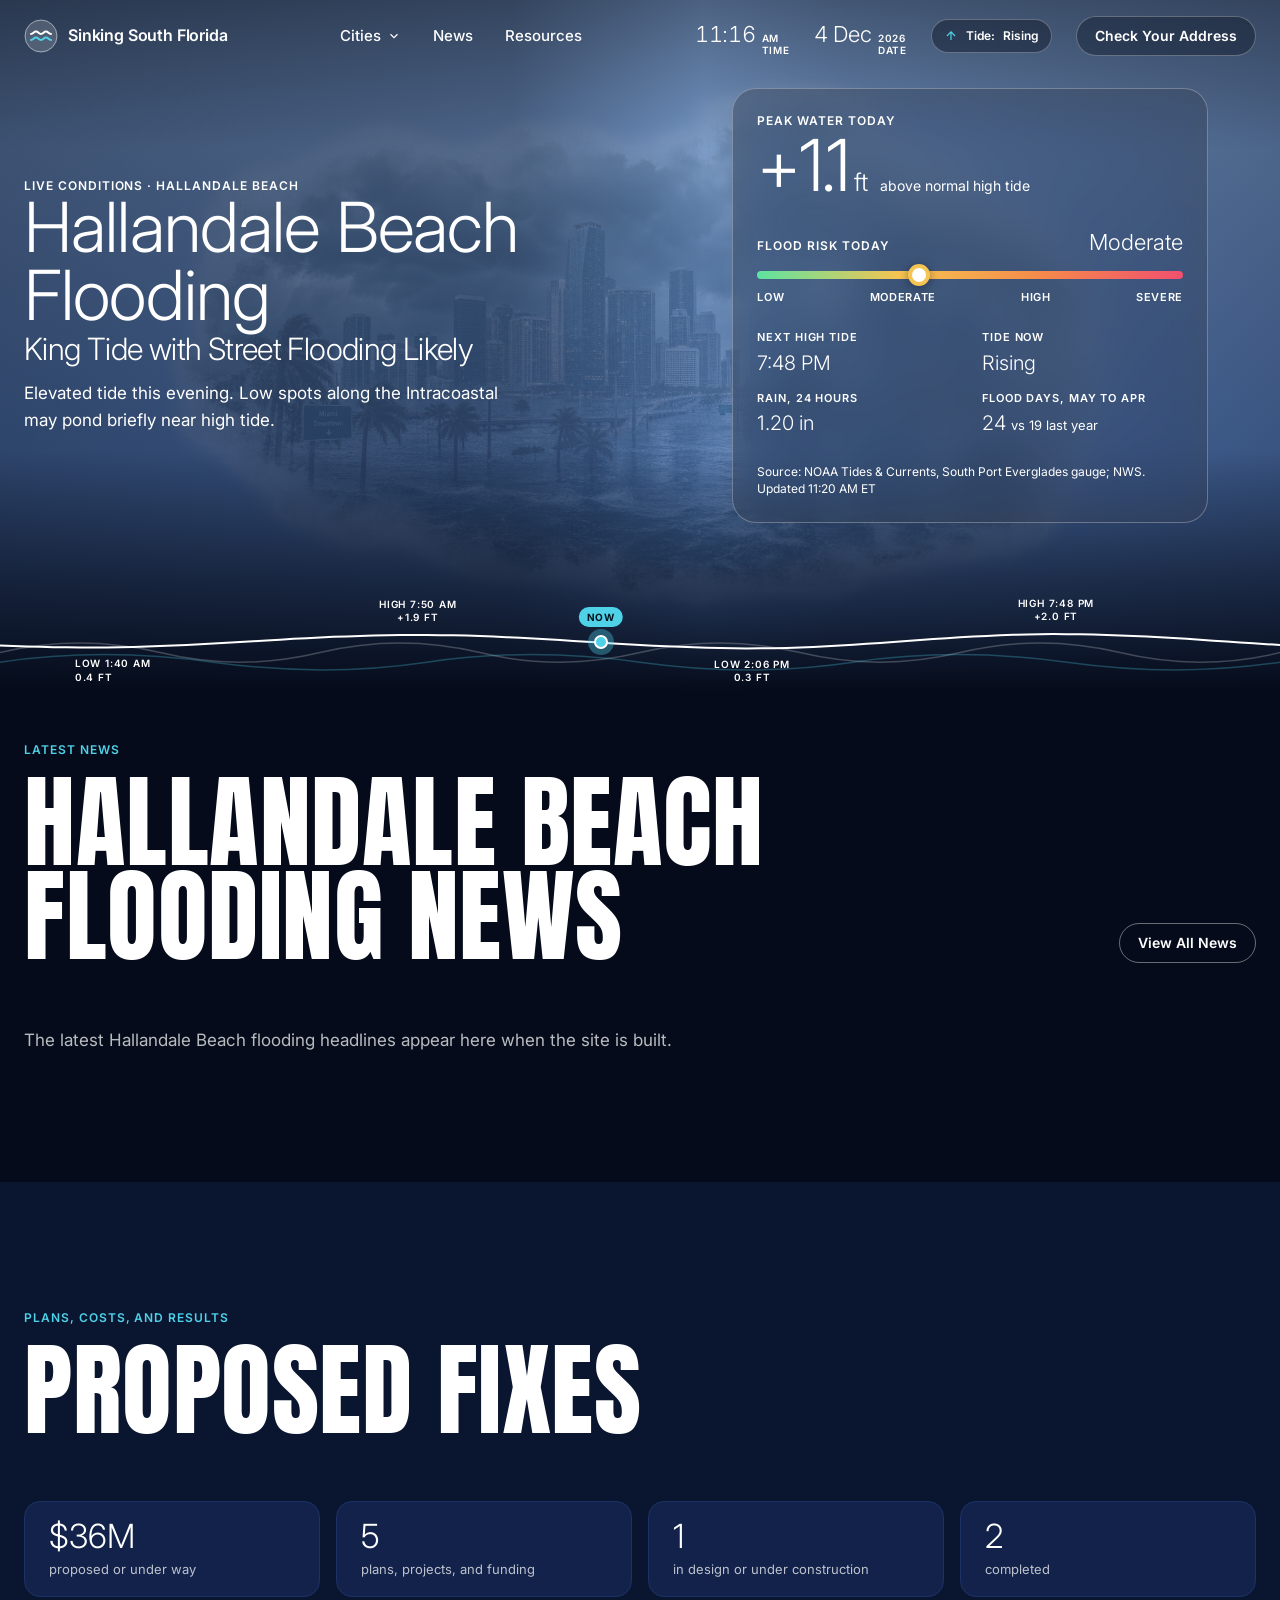
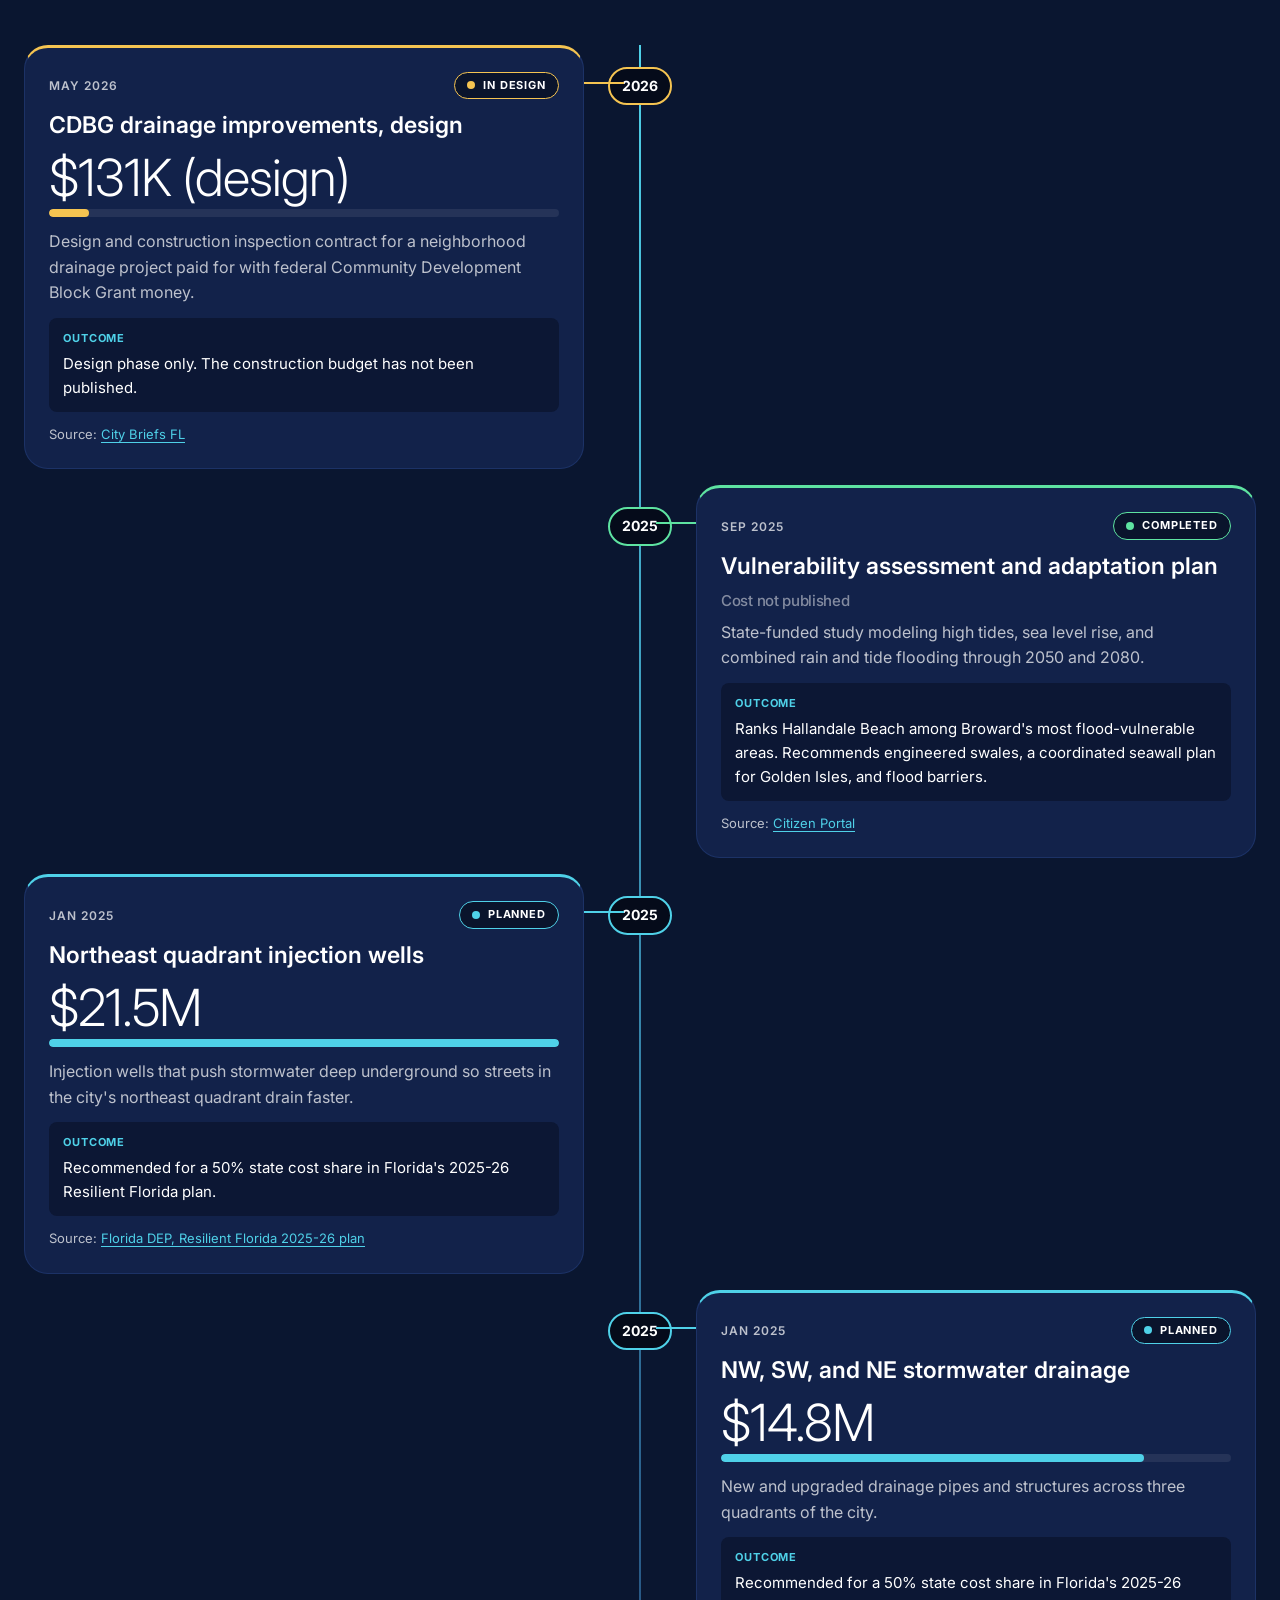
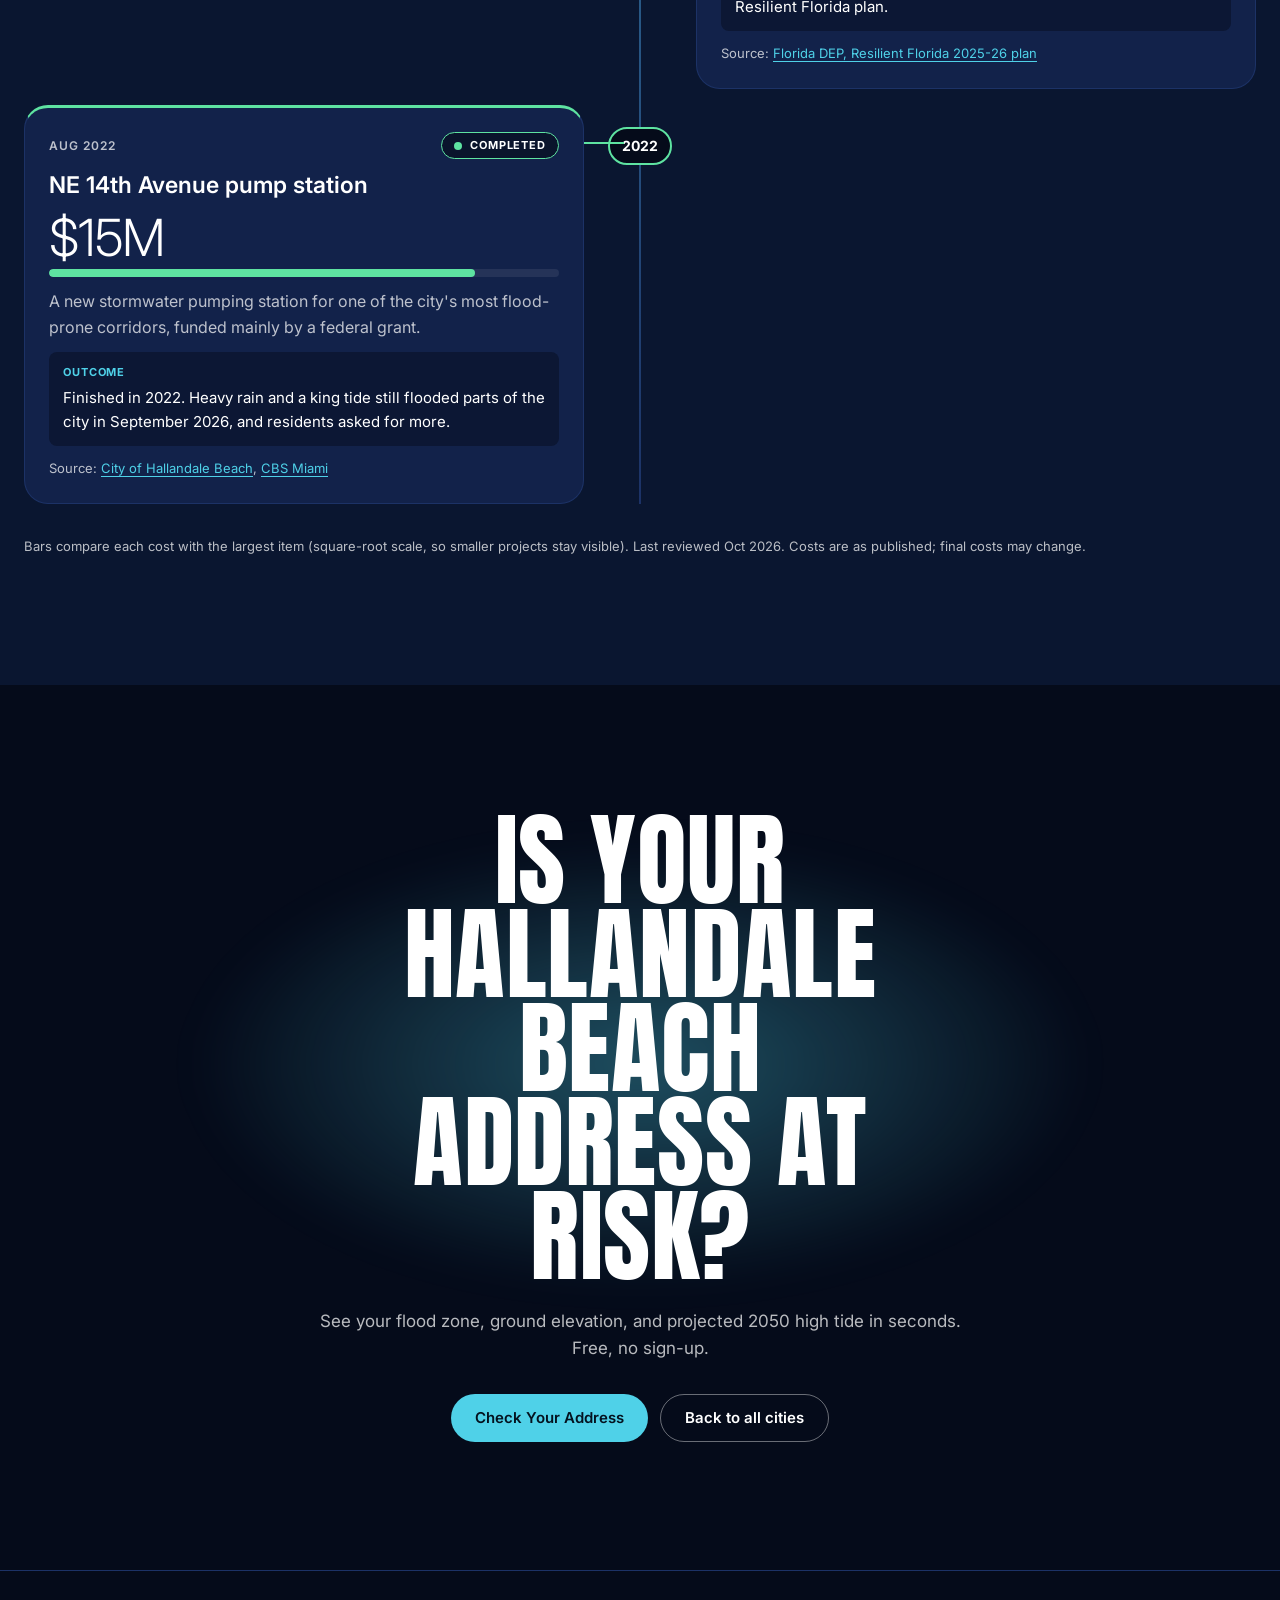
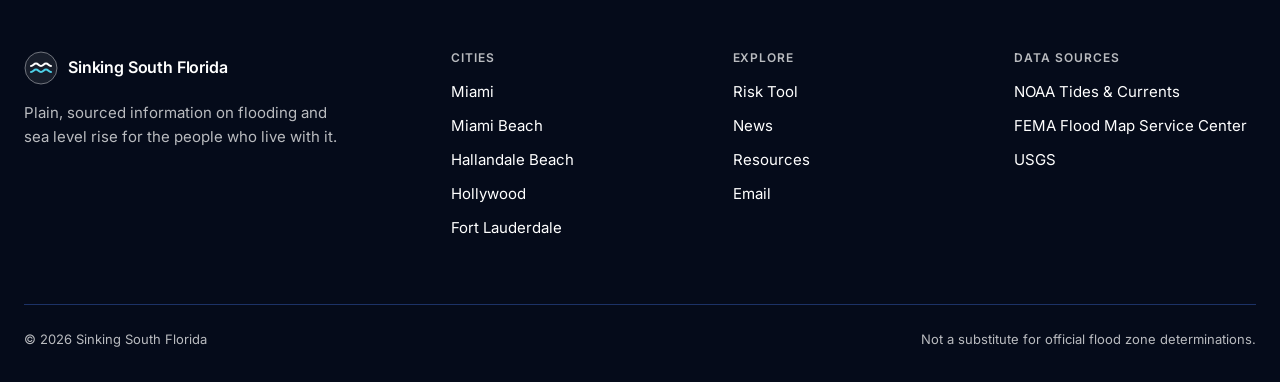
<file: hallandale-beach/index.html>
<!DOCTYPE html>
<!--
  ==========================================================================
  PAGE: Hallandale Beach city page (hallandale-beach/index.html)
  PURPOSE: Today's flood conditions for Hallandale Beach only, the latest Hallandale Beach
           flooding news, and an infographic timeline of proposed fixes with
           cost and outcomes.
  TARGET KEYWORDS: hallandale beach flooding
  LAST EDITED: 2026-10-29, first build (template for the other city pages)
  DATA: hero values, news, and the timeline are written in at deploy by
        scripts/prerender.js. Fixes live in data/curated/timeline/hallandale-beach.json
        (hand-edited, review quarterly).
  NOTES: This page sits one folder down, so every local link starts with ../
  ==========================================================================
-->
<html lang="en">
<head>
  <meta charset="utf-8">
  <meta name="viewport" content="width=device-width, initial-scale=1">
  <title>Hallandale Beach Flooding Today | Sinking South Florida</title>
  <meta name="description" content="Live tide levels and flood risk for Hallandale Beach, the latest flooding news, and every proposed stormwater and seawall fix with its cost and status.">
  <link rel="canonical" href="https://miamiflooding.com/hallandale-beach/">
  <meta name="theme-color" content="#050B1A">

  <!-- Open Graph / Twitter. PLACEHOLDER: create images/og-home.jpg at 1200x630 -->
  <meta property="og:type" content="website">
  <meta property="og:site_name" content="Sinking South Florida">
  <meta property="og:title" content="Hallandale Beach Flooding &amp; King Tides Today">
  <meta property="og:description" content="Live tide levels and flood risk for Hallandale Beach, the latest flooding news, and every proposed stormwater and seawall fix with its cost and status.">
  <meta property="og:url" content="https://miamiflooding.com/hallandale-beach/">
  <meta property="og:image" content="https://miamiflooding.com/images/og-home.jpg">
  <meta name="twitter:card" content="summary_large_image">
  <meta name="twitter:title" content="Hallandale Beach Flooding &amp; King Tides Today">
  <meta name="twitter:description" content="Live tide levels and flood risk for Hallandale Beach, the latest flooding news, and every proposed stormwater and seawall fix with its cost and status.">
  <meta name="twitter:image" content="https://miamiflooding.com/images/og-home.jpg">

  <!-- Fonts: Anton (section headlines) + Inter (everything else) -->
  <link rel="preconnect" href="https://fonts.googleapis.com">
  <link rel="preconnect" href="https://fonts.gstatic.com" crossorigin>
  <link rel="stylesheet" href="https://fonts.googleapis.com/css2?family=Anton&family=Inter:wght@300;400;500;600;700&display=swap">

  <!-- Hero photo loads first (it's above the fold) -->
  <link rel="preload" as="image" href="../images/hero-miami.webp" type="image/webp">

  <link rel="stylesheet" href="../css/tokens.css">
  <link rel="stylesheet" href="../css/base.css">
  <link rel="stylesheet" href="../css/components.css">
  <link rel="stylesheet" href="../css/pages.css">

  <!-- Structured data: WebPage + Place (city, with coordinates) + BreadcrumbList -->
  <script type="application/ld+json">
{
    "@context": "https://schema.org",
    "@graph": [
      {
        "@type": "WebPage",
        "@id": "https://miamiflooding.com/hallandale-beach/#webpage",
        "url": "https://miamiflooding.com/hallandale-beach/",
        "name": "Hallandale Beach Flooding Today | Sinking South Florida",
        "description": "Live tide levels and flood risk for Hallandale Beach, the latest flooding news, and every proposed stormwater and seawall fix with its cost and status.",
        "inLanguage": "en",
        "isPartOf": {
          "@id": "https://miamiflooding.com/#website"
        },
        "about": {
          "@id": "https://miamiflooding.com/hallandale-beach/#place"
        }
      },
      {
        "@type": "Place",
        "@id": "https://miamiflooding.com/hallandale-beach/#place",
        "name": "Hallandale Beach, Florida",
        "geo": {
          "@type": "GeoCoordinates",
          "latitude": 25.9812,
          "longitude": -80.1484
        }
      },
      {
        "@type": "BreadcrumbList",
        "itemListElement": [
          {
            "@type": "ListItem",
            "position": 1,
            "name": "Home",
            "item": "https://miamiflooding.com/"
          },
          {
            "@type": "ListItem",
            "position": 2,
            "name": "Hallandale Beach",
            "item": "https://miamiflooding.com/hallandale-beach/"
          }
        ]
      }
    ]
  }
  </script>

  <!-- Adds .js to <html> before paint so JS-only UI doesn't flash -->
  <script>document.documentElement.classList.add('js');</script>
  <script src="../js/config.js" defer></script>
  <script src="../js/main.js" defer></script>
  <script src="../js/hero.js" defer></script>
  <script src="../js/alerts.js" defer></script>
</head>
<body>

<a class="skip-link" href="#main">Skip to content</a>

<!-- ===== SECTION: Header (global) ===== -->
<header class="site-header site-header--hero" data-header>
  <div class="site-header__inner container">

    <a class="brand" href="../" aria-label="Sinking South Florida, home">
      <!-- Logo mark: placeholder wave in a circle. Swap for the final logo SVG. -->
      <svg class="brand__mark" viewBox="0 0 34 34" aria-hidden="true">
        <circle cx="17" cy="17" r="16" fill="rgba(255,255,255,0.16)" stroke="rgba(255,255,255,0.5)"/>
        <path d="M7 15c2.5 0 2.5-2.4 5-2.4s2.5 2.4 5 2.4 2.5-2.4 5-2.4 2.5 2.4 5 2.4" fill="none" stroke="#fff" stroke-width="2" stroke-linecap="round"/>
        <path d="M7 21c2.5 0 2.5-2.4 5-2.4s2.5 2.4 5 2.4 2.5-2.4 5-2.4 2.5 2.4 5 2.4" fill="none" stroke="#4FD1E8" stroke-width="2" stroke-linecap="round"/>
      </svg>
      <span>Sinking South Florida</span>
    </a>

    <nav class="site-nav" id="site-nav" aria-label="Primary" data-nav>
      <ul class="site-nav__list" role="list">
        <li class="has-dropdown" data-dropdown>
          <!-- JS version: a button that opens the menu -->
          <button class="site-nav__link site-nav__toggle js-only" type="button" aria-expanded="false" aria-controls="cities-menu" data-dropdown-toggle>
            Cities
            <svg viewBox="0 0 24 24" fill="none" stroke="currentColor" stroke-width="2" aria-hidden="true"><path d="m6 9 6 6 6-6"/></svg>
          </button>
          <!-- No-JS version: a link; the menu still opens on hover and focus -->
          <a class="site-nav__link no-js-only" href="../#your-city">Cities</a>
          <ul class="dropdown" id="cities-menu" role="list">
            <li><a href="../miami/">Miami</a></li>
            <li><a href="../miami-beach/">Miami Beach <span class="label" style="color:var(--text-secondary)">South Beach</span></a></li>
            <li><a href="../hallandale-beach/">Hallandale Beach</a></li>
            <li><a href="../hollywood/">Hollywood</a></li>
            <li><a href="../fort-lauderdale/">Fort Lauderdale</a></li>
          </ul>
        </li>
        <li><a class="site-nav__link" href="../news/">News</a></li>
        <li><a class="site-nav__link" href="../resources/">Resources</a></li>
        <li class="site-nav__cta"><a class="btn btn--primary" href="../#check-your-address" data-close-menu>Check Your Address</a></li>
      </ul>
    </nav>

    <!-- Live time and date (Miami time), plus tide status. Filled by main.js; hidden without JS. -->
    <div class="site-header__meta js-only">
      <p class="clock"><span class="clock__time" data-clock-time>--:--</span><span class="clock__sub"><span data-clock-ampm>AM</span><br>Time</span></p>
      <p class="clock"><span class="clock__time" data-clock-date>-- ---</span><span class="clock__sub"><span data-clock-year>2026</span><br>Date</span></p>
      <!-- PLACEHOLDER: tide direction from NOAA predictions for the active city -->
      <p class="tide-pill">
        <svg viewBox="0 0 24 24" fill="none" stroke="currentColor" stroke-width="2" aria-hidden="true"><path d="M12 19V5M5 12l7-7 7 7"/></svg>
        Tide: <span data-field="tide-status">Rising</span>
      </p>
    </div>

    <a class="btn btn--glass btn--sm site-header__cta" href="../#check-your-address">Check Your Address</a>

    <button class="menu-toggle js-only" type="button" aria-expanded="false" aria-controls="site-nav" aria-label="Open menu" data-menu-toggle>
      <span class="menu-toggle__bars"></span>
    </button>
  </div>
</header>
<!-- ===== END: Header ===== -->

<main id="main">

<!-- ===== SECTION: Hero ===== -->
<!-- City page hero: compact, Hallandale Beach only. Values are written in at deploy
     by scripts/prerender.js (data-field elements); hero.js keeps the tide
     wave's "Now" dot live and shows "Data delayed" if the data goes stale.
     Sample values below only show if the site was built without data. -->
<section class="hero hero--city" id="hero" data-hero data-city="hallandale-beach" aria-labelledby="hero-title">

  <!-- Background: sky gradient (CSS) + center photo + fade to navy -->
  <div class="hero__bg" aria-hidden="true">
    <!-- IMAGE: storm over the Miami skyline and Biscayne Bay. The PNG already has soft, transparent
         edges, so it blends into the sky without a CSS mask. images/hero.png is the original;
         hero-miami.webp is the compressed copy browsers load (about 460KB vs 2.9MB).
         To swap the photo: replace both files, keeping the names, or update the paths here. -->
    <picture>
      <source srcset="../images/hero-miami.webp" type="image/webp">
      <img class="hero__image" src="../images/hero.png" width="1672" height="941" alt="" fetchpriority="high" decoding="async">
    </picture>
  </div>

  <div class="hero__inner hero-city container">
    <div class="hero-city__head">
      <p class="label hero__eyebrow">Live conditions · <span data-field="city-name">Hallandale Beach</span></p>
      <!-- PRERENDER:hero-h1 START (city keyword + today's condition) -->
      <h1 class="hero__title hero__title--city" id="hero-title">
        <span class="hero__title-1">Hallandale Beach Flooding</span>
        <span class="hero__title-2">King Tide with Street Flooding Likely<span class="visually-hidden"> today</span></span>
      </h1>
      <!-- PRERENDER:hero-h1 END -->
      <p class="hero__summary" data-field="summary">Seasonal king tides peak this evening. Expect shallow water on low streets around high tide.</p>
    </div>

    <!-- Today's numbers for Hallandale Beach -->
    <div class="hero-city__panel glass">
      <div class="hero-city__peak">
        <p class="label">Peak water today</p>
        <p class="hero-city__num"><span data-field="water-level">+2.2</span><span class="hero-city__unit">ft</span></p>
        <p class="hero-city__cap">above normal high tide</p>
      </div>
      <div class="risk-meter" data-risk-meter data-risk="severe" style="--pos: 88%">
        <div class="risk-meter__top">
          <span class="label">Flood risk today</span>
          <span class="risk-meter__value" data-field="risk-label">Severe</span>
        </div>
        <div class="risk-meter__track" aria-hidden="true"><span class="risk-meter__marker"></span></div>
        <div class="risk-meter__scale" aria-hidden="true"><span>Low</span><span>Moderate</span><span>High</span><span>Severe</span></div>
      </div>
      <dl class="hero-city__facts">
        <div><dt>Next high tide</dt><dd data-field="next-high">7:42 PM</dd></div>
        <div><dt>Tide now</dt><dd data-field="tide-status">Rising</dd></div>
        <div><dt>Rain, 24 hours</dt><dd><span data-field="rainfall">0.4</span> in</dd></div>
        <div><dt>Flood days, May to Apr</dt><dd><span data-field="flood-days">19</span> <span class="hero-city__vs">vs <span data-field="flood-days-last">24</span> last year</span></dd></div>
      </dl>
      <p class="hero__source">Source: NOAA Tides &amp; Currents, <span data-field="gauge">South Port Everglades</span> gauge; NWS. Updated <span data-field="updated">11:20 AM</span> ET<span class="hero__delayed" data-delayed hidden> · Data delayed</span></p>
    </div>
  </div>

  <!-- Tide wave: 24h tide curve for the active city.
       The static path below is Miami's sample curve (generated by hero.js).
       PLACEHOLDER: tide predictions from NOAA CO-OPS API -->
  <div class="tide" role="img" data-tide-aria aria-label="Today's sample tide curve: high 7:42 AM at 2.1 feet, low 1:58 PM at 0.3 feet, high 7:42 PM at 2.3 feet.">
    <!-- Decorative drifting swells (animation off under reduced motion) -->
    <svg class="tide__ghost tide__ghost--1" viewBox="0 0 2000 100" preserveAspectRatio="none" aria-hidden="true"><path d="M0 60 Q125 40 250 60 T500 60 T750 60 T1000 60 T1250 60 T1500 60 T1750 60 T2000 60"/></svg>
    <svg class="tide__ghost tide__ghost--2" viewBox="0 0 2000 100" preserveAspectRatio="none" aria-hidden="true"><path d="M0 70 Q160 54 333 70 T667 70 T1000 70 T1333 70 T1667 70 T2000 70"/></svg>

    <!-- PRERENDER:hero-tide START -->
    <svg class="tide__svg" viewBox="0 0 1000 100" preserveAspectRatio="none" aria-hidden="true">
      <path class="tide__path" data-tide-path d="M0.0 62.7 L10.4 64.1 L20.8 65.3 L31.3 66.2 L41.7 66.9 L52.1 67.3 L62.5 67.5 L72.9 67.3 L83.3 66.9 L93.8 66.2 L104.2 65.3 L114.6 64.1 L125.0 62.7 L135.4 61.0 L145.8 59.2 L156.3 57.3 L166.7 55.2 L177.1 53.1 L187.5 50.9 L197.9 48.7 L208.3 46.5 L218.8 44.3 L229.2 42.3 L239.6 40.4 L250.0 38.6 L260.4 37.0 L270.8 35.6 L281.3 34.5 L291.7 33.6 L302.1 33.0 L312.5 32.6 L322.9 32.5 L333.3 32.7 L343.8 33.2 L354.2 34.0 L364.6 35.0 L375.0 36.3 L385.4 37.8 L395.8 39.6 L406.3 41.5 L416.7 43.5 L427.1 45.7 L437.5 47.9 L447.9 50.3 L458.3 52.6 L468.8 54.9 L479.2 57.1 L489.6 59.2 L500.0 61.3 L510.4 63.1 L520.8 64.8 L531.3 66.2 L541.7 67.4 L552.1 68.4 L562.5 69.0 L572.9 69.4 L583.3 69.5 L593.8 69.3 L604.2 68.7 L614.6 67.7 L625.0 66.3 L635.4 64.7 L645.8 62.7 L656.3 60.5 L666.7 58.0 L677.1 55.4 L687.5 52.7 L697.9 49.9 L708.3 47.1 L718.8 44.3 L729.2 41.6 L739.6 39.1 L750.0 36.7 L760.4 34.6 L770.8 32.7 L781.3 31.1 L791.7 29.9 L802.1 29.0 L812.5 28.5 L822.9 28.4 L833.3 28.6 L843.8 29.2 L854.2 30.1 L864.6 31.2 L875.0 32.7 L885.4 34.4 L895.8 36.4 L906.3 38.5 L916.7 40.8 L927.1 43.3 L937.5 45.8 L947.9 48.4 L958.3 51.0 L968.8 53.6 L979.2 56.1 L989.6 58.4 L1000.0 60.7"/>
    </svg>

    <ul class="tide__labels" role="list" aria-hidden="true" data-tide-labels>
      <li class="tide__label tide__label--low is-start" style="left:6.25%;top:67.49%"><span>LOW 1:30 AM</span><span>0.4 FT</span></li>
      <li class="tide__label tide__label--high" style="left:32.08%;top:32.51%"><span>HIGH 7:42 AM</span><span>+2.1 FT</span></li>
      <li class="tide__label tide__label--low" style="left:58.19%;top:69.54%"><span>LOW 1:58 PM</span><span>0.3 FT</span></li>
      <li class="tide__label tide__label--high" style="left:82.08%;top:28.40%"><span>HIGH 7:42 PM</span><span>+2.3 FT</span></li>
    </ul>
    <!-- "Now" marker. Static at 10:30 AM without JS; hero.js moves it to the current Miami time. -->
    <span class="tide__now" data-tide-now style="left:43.75%;top:47.95%" aria-hidden="true"><span class="tide__now-label">Now</span></span>
    <!-- PRERENDER:hero-tide END -->
  </div>

  <!-- PRERENDER:hero-data START (this city's data as JSON for hero.js; empty = sample) -->
  <!-- PRERENDER:hero-data END -->
</section>
<!-- ===== END: Hero ===== -->

<!-- ===== SECTION: City news ===== -->
<!-- 3 newest stories that mention Hallandale Beach. If there aren't 3, regional South
     Florida flooding stories fill in, tagged "Regional". Rendered at deploy. -->
<section class="section news" id="news" aria-labelledby="news-title">
  <div class="container">
    <div class="section-head">
      <div class="section-head__text">
        <div class="section-head__row">
          <!-- PRERENDER:news-status START -->
          <p class="label section-head__eyebrow">Latest news</p>
          <!-- PRERENDER:news-status END -->
        </div>
        <h2 class="display" id="news-title">Hallandale Beach flooding news</h2>
      </div>
      <a class="btn btn--outline btn--sm" href="../news/">View All News</a>
    </div>
    <!-- Pinned: active weather alerts and public meetings in the next 7 days.
         Written at deploy by scripts/prerender.js; js/alerts.js refreshes the
         weather alerts live from the National Weather Service. Hidden when
         nothing is pinned. Settings: config/alerts.json, config/meetings.json -->
    <!-- PRERENDER:pins START -->
    <ul class="pins" role="list" data-pins></ul>
    <!-- PRERENDER:pins END -->

    <!-- PRERENDER:news-cards START (city-filtered headlines from data/news.json) -->
    <p class="lede">The latest Hallandale Beach flooding headlines appear here when the site is built.</p>
    <!-- PRERENDER:news-cards END -->
  </div>
</section>
<!-- ===== END: City news ===== -->


<!-- ===== SECTION: Proposed fixes ===== -->
<!-- Infographic timeline of plans and projects, newest first. Data:
     data/curated/timeline/hallandale-beach.json (hand-edited, review quarterly).
     Rendered by scripts/prerender.js (also run once when the page was built,
     so the timeline shows even without the deploy step). -->
<section class="section section--alt fixes" id="fixes" aria-labelledby="fixes-title">
  <div class="container">
    <div class="section-head">
      <div class="section-head__text">
        <p class="label section-head__eyebrow">Plans, costs, and results</p>
        <h2 class="display" id="fixes-title">Proposed fixes</h2>
      </div>
    </div>
    <!-- PRERENDER:fixes START -->
    <div class="fixes__summary">
      <div class="fixes__sum"><p class="fixes__sum-num">$36M</p><p class="fixes__sum-label">proposed or under way</p></div>
      <div class="fixes__sum"><p class="fixes__sum-num">5</p><p class="fixes__sum-label">plans, projects, and funding</p></div>
      <div class="fixes__sum"><p class="fixes__sum-num">1</p><p class="fixes__sum-label">in design or under construction</p></div>
      <div class="fixes__sum"><p class="fixes__sum-num">2</p><p class="fixes__sum-label">completed</p></div>
    </div>
    <ol class="timeline" role="list">
      <li class="tl" data-status="in-design">
        <span class="tl__year" aria-hidden="true">2026</span>
        <article class="tl__card">
          <div class="tl__top"><time class="tl__when" datetime="2026-05-20">May 2026</time><span class="tl__status">In design</span></div>
          <h3 class="tl__title">CDBG drainage improvements, design</h3>
          <div class="tl__cost">
            <p class="tl__cost-num">$131K (design)</p>
            <div class="tl__bar" aria-hidden="true"><span style="width:7.8%"></span></div>
          </div>
          <p class="tl__summary">Design and construction inspection contract for a neighborhood drainage project paid for with federal Community Development Block Grant money.</p>
          <p class="tl__outcome"><strong>Outcome</strong>Design phase only. The construction budget has not been published.</p>
          <p class="tl__sources">Source: <a href="https://citybriefsfl.com/items/hallandale-beach-2026-05-20-item-26-151/" rel="noopener">City Briefs FL</a></p>
        </article>
      </li>
      <li class="tl" data-status="completed">
        <span class="tl__year" aria-hidden="true">2025</span>
        <article class="tl__card">
          <div class="tl__top"><time class="tl__when" datetime="2025-09-01">Sep 2025</time><span class="tl__status">Completed</span></div>
          <h3 class="tl__title">Vulnerability assessment and adaptation plan</h3>
          <div class="tl__cost">
            <p class="tl__cost-num tl__cost-num--none">Cost not published</p>
            
          </div>
          <p class="tl__summary">State-funded study modeling high tides, sea level rise, and combined rain and tide flooding through 2050 and 2080.</p>
          <p class="tl__outcome"><strong>Outcome</strong>Ranks Hallandale Beach among Broward's most flood-vulnerable areas. Recommends engineered swales, a coordinated seawall plan for Golden Isles, and flood barriers.</p>
          <p class="tl__sources">Source: <a href="https://citizenportal.ai/articles/6786964/Florida/Broward-County/Hallandale-Beach/Hallandale-Beach-unveils-vulnerability-assessment-urges-immediate-swale-and-seawall-planning" rel="noopener">Citizen Portal</a></p>
        </article>
      </li>
      <li class="tl" data-status="planned">
        <span class="tl__year" aria-hidden="true">2025</span>
        <article class="tl__card">
          <div class="tl__top"><time class="tl__when" datetime="2025-01-01">Jan 2025</time><span class="tl__status">Planned</span></div>
          <h3 class="tl__title">Northeast quadrant injection wells</h3>
          <div class="tl__cost">
            <p class="tl__cost-num">$21.5M</p>
            <div class="tl__bar" aria-hidden="true"><span style="width:100.0%"></span></div>
          </div>
          <p class="tl__summary">Injection wells that push stormwater deep underground so streets in the city's northeast quadrant drain faster.</p>
          <p class="tl__outcome"><strong>Outcome</strong>Recommended for a 50% state cost share in Florida's 2025-26 Resilient Florida plan.</p>
          <p class="tl__sources">Source: <a href="https://floridadep.gov/sites/default/files/25-26%20Resilient%20Florida%20Annual%20Plan_1.pdf" rel="noopener">Florida DEP, Resilient Florida 2025-26 plan</a></p>
        </article>
      </li>
      <li class="tl" data-status="planned">
        <span class="tl__year" aria-hidden="true">2025</span>
        <article class="tl__card">
          <div class="tl__top"><time class="tl__when" datetime="2025-01-01">Jan 2025</time><span class="tl__status">Planned</span></div>
          <h3 class="tl__title">NW, SW, and NE stormwater drainage</h3>
          <div class="tl__cost">
            <p class="tl__cost-num">$14.8M</p>
            <div class="tl__bar" aria-hidden="true"><span style="width:83.0%"></span></div>
          </div>
          <p class="tl__summary">New and upgraded drainage pipes and structures across three quadrants of the city.</p>
          <p class="tl__outcome"><strong>Outcome</strong>Recommended for a 50% state cost share in Florida's 2025-26 Resilient Florida plan.</p>
          <p class="tl__sources">Source: <a href="https://floridadep.gov/sites/default/files/25-26%20Resilient%20Florida%20Annual%20Plan_1.pdf" rel="noopener">Florida DEP, Resilient Florida 2025-26 plan</a></p>
        </article>
      </li>
      <li class="tl" data-status="completed">
        <span class="tl__year" aria-hidden="true">2022</span>
        <article class="tl__card">
          <div class="tl__top"><time class="tl__when" datetime="2022-08-30">Aug 2022</time><span class="tl__status">Completed</span></div>
          <h3 class="tl__title">NE 14th Avenue pump station</h3>
          <div class="tl__cost">
            <p class="tl__cost-num">$15M</p>
            <div class="tl__bar" aria-hidden="true"><span style="width:83.6%"></span></div>
          </div>
          <p class="tl__summary">A new stormwater pumping station for one of the city's most flood-prone corridors, funded mainly by a federal grant.</p>
          <p class="tl__outcome"><strong>Outcome</strong>Finished in 2022. Heavy rain and a king tide still flooded parts of the city in September 2026, and residents asked for more.</p>
          <p class="tl__sources">Source: <a href="https://hallandalebeachfl.gov/DocumentCenter/View/30014/2022-0830-NEWS-RELEASE-HB-Infrastructure?bidId=" rel="noopener">City of Hallandale Beach</a>, <a href="https://www.cbsnews.com/miami/news/hallandale-beach-flooding-heavy-rain-king-tide/" rel="noopener">CBS Miami</a></p>
        </article>
      </li>
    </ol>
    <p class="fixes__note">Bars compare each cost with the largest item (square-root scale, so smaller projects stay visible). Last reviewed Oct 2026. Costs are as published; final costs may change.</p>
<!-- PRERENDER:fixes END -->
  </div>
</section>
<!-- ===== END: Proposed fixes ===== -->


<!-- ===== SECTION: Final CTA ===== -->
<section class="section final-cta" aria-labelledby="cta-title">
  <div class="container final-cta__inner">
    <h2 class="display" id="cta-title">Is your Hallandale Beach address at risk?</h2>
    <p class="lede">See your flood zone, ground elevation, and projected 2050 high tide in seconds. Free, no sign-up.</p>
    <div class="final-cta__buttons">
      <a class="btn btn--primary" href="../#check-your-address">Check Your Address</a>
      <a class="btn btn--outline" href="../">Back to all cities</a>
    </div>
  </div>
</section>
<!-- ===== END: Final CTA ===== -->

</main>

<!-- ===== SECTION: Footer (global) ===== -->
<footer class="site-footer">
  <div class="container">
    <div class="site-footer__grid">
      <div class="site-footer__about">
        <a class="brand" href="../">
          <svg class="brand__mark" viewBox="0 0 34 34" aria-hidden="true">
            <circle cx="17" cy="17" r="16" fill="rgba(255,255,255,0.08)" stroke="rgba(255,255,255,0.4)"/>
            <path d="M7 15c2.5 0 2.5-2.4 5-2.4s2.5 2.4 5 2.4 2.5-2.4 5-2.4 2.5 2.4 5 2.4" fill="none" stroke="#fff" stroke-width="2" stroke-linecap="round"/>
            <path d="M7 21c2.5 0 2.5-2.4 5-2.4s2.5 2.4 5 2.4 2.5-2.4 5-2.4 2.5 2.4 5 2.4" fill="none" stroke="#4FD1E8" stroke-width="2" stroke-linecap="round"/>
          </svg>
          <span>Sinking South Florida</span>
        </a>
        <p>Plain, sourced information on flooding and sea level rise for the people who live with it.</p>
      </div>
      <nav aria-label="Cities">
        <h2>Cities</h2>
        <ul role="list">
          <li><a href="../miami/">Miami</a></li>
          <li><a href="../miami-beach/">Miami Beach</a></li>
          <li><a href="../hallandale-beach/">Hallandale Beach</a></li>
          <li><a href="../hollywood/">Hollywood</a></li>
          <li><a href="../fort-lauderdale/">Fort Lauderdale</a></li>
        </ul>
      </nav>
      <nav aria-label="Explore">
        <h2>Explore</h2>
        <ul role="list">
          <li><a href="../#check-your-address">Risk Tool</a></li>
          <li><a href="../news/">News</a></li>
          <li><a href="../resources/">Resources</a></li>
          <!-- Contact the webmaster. The address is stored reversed in data-mail
               and assembled by main.js on page load, so spam bots that read
               the HTML don't see it. Hidden without JS. To change it, edit
               data-mail (reversed: "user@domain" backwards). -->
          <li class="js-only"><a href="#" data-mail="moc.liamg@SJProfliaM">Email</a></li>
        </ul>
      </nav>
      <div>
        <h2>Data sources</h2>
        <ul role="list">
          <li><a href="https://tidesandcurrents.noaa.gov/" rel="noopener">NOAA Tides &amp; Currents</a></li>
          <li><a href="https://msc.fema.gov/portal/home" rel="noopener">FEMA Flood Map Service Center</a></li>
          <li><a href="https://www.usgs.gov/" rel="noopener">USGS</a></li>
        </ul>
      </div>
    </div>
    <div class="site-footer__bottom">
      <p>&copy; 2026 Sinking South Florida</p>
      <p>Not a substitute for official flood zone determinations.</p>
    </div>
  </div>
</footer>
<!-- ===== END: Footer ===== -->

</body>
</html>
</file>
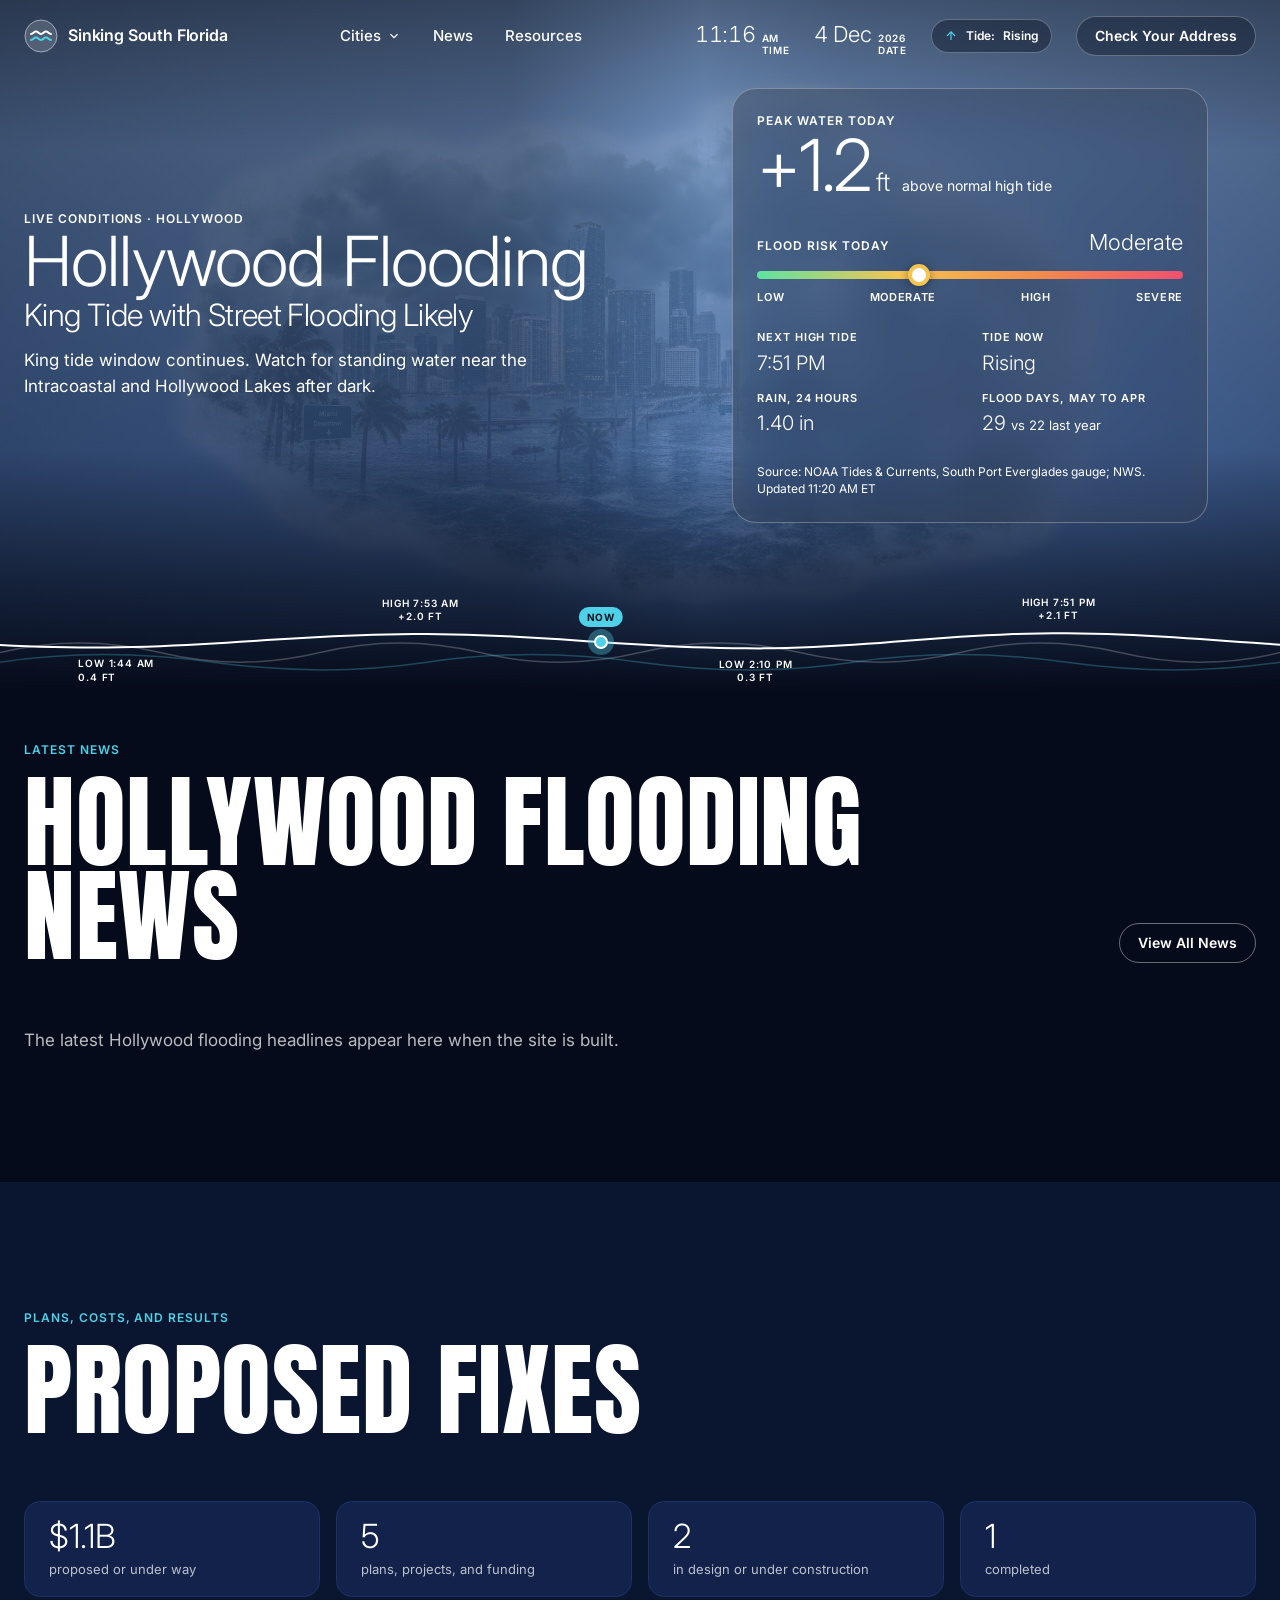
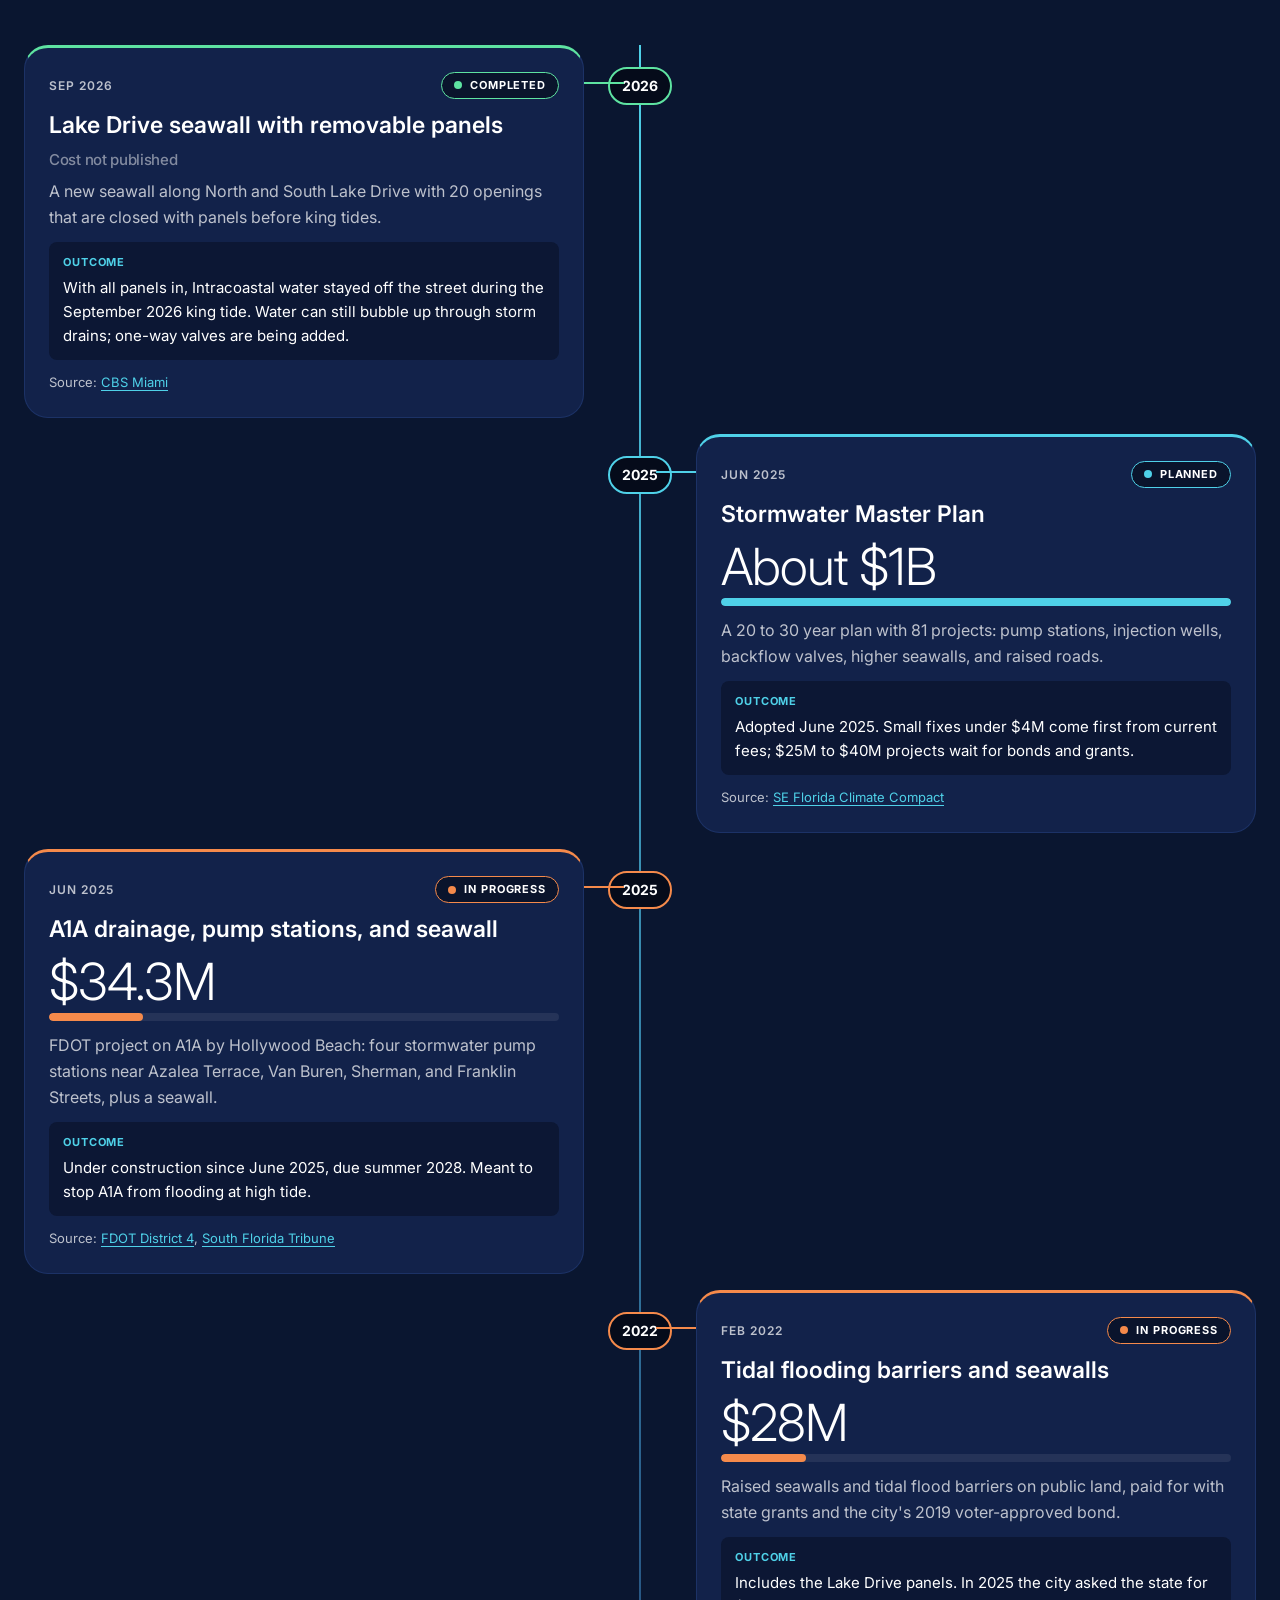
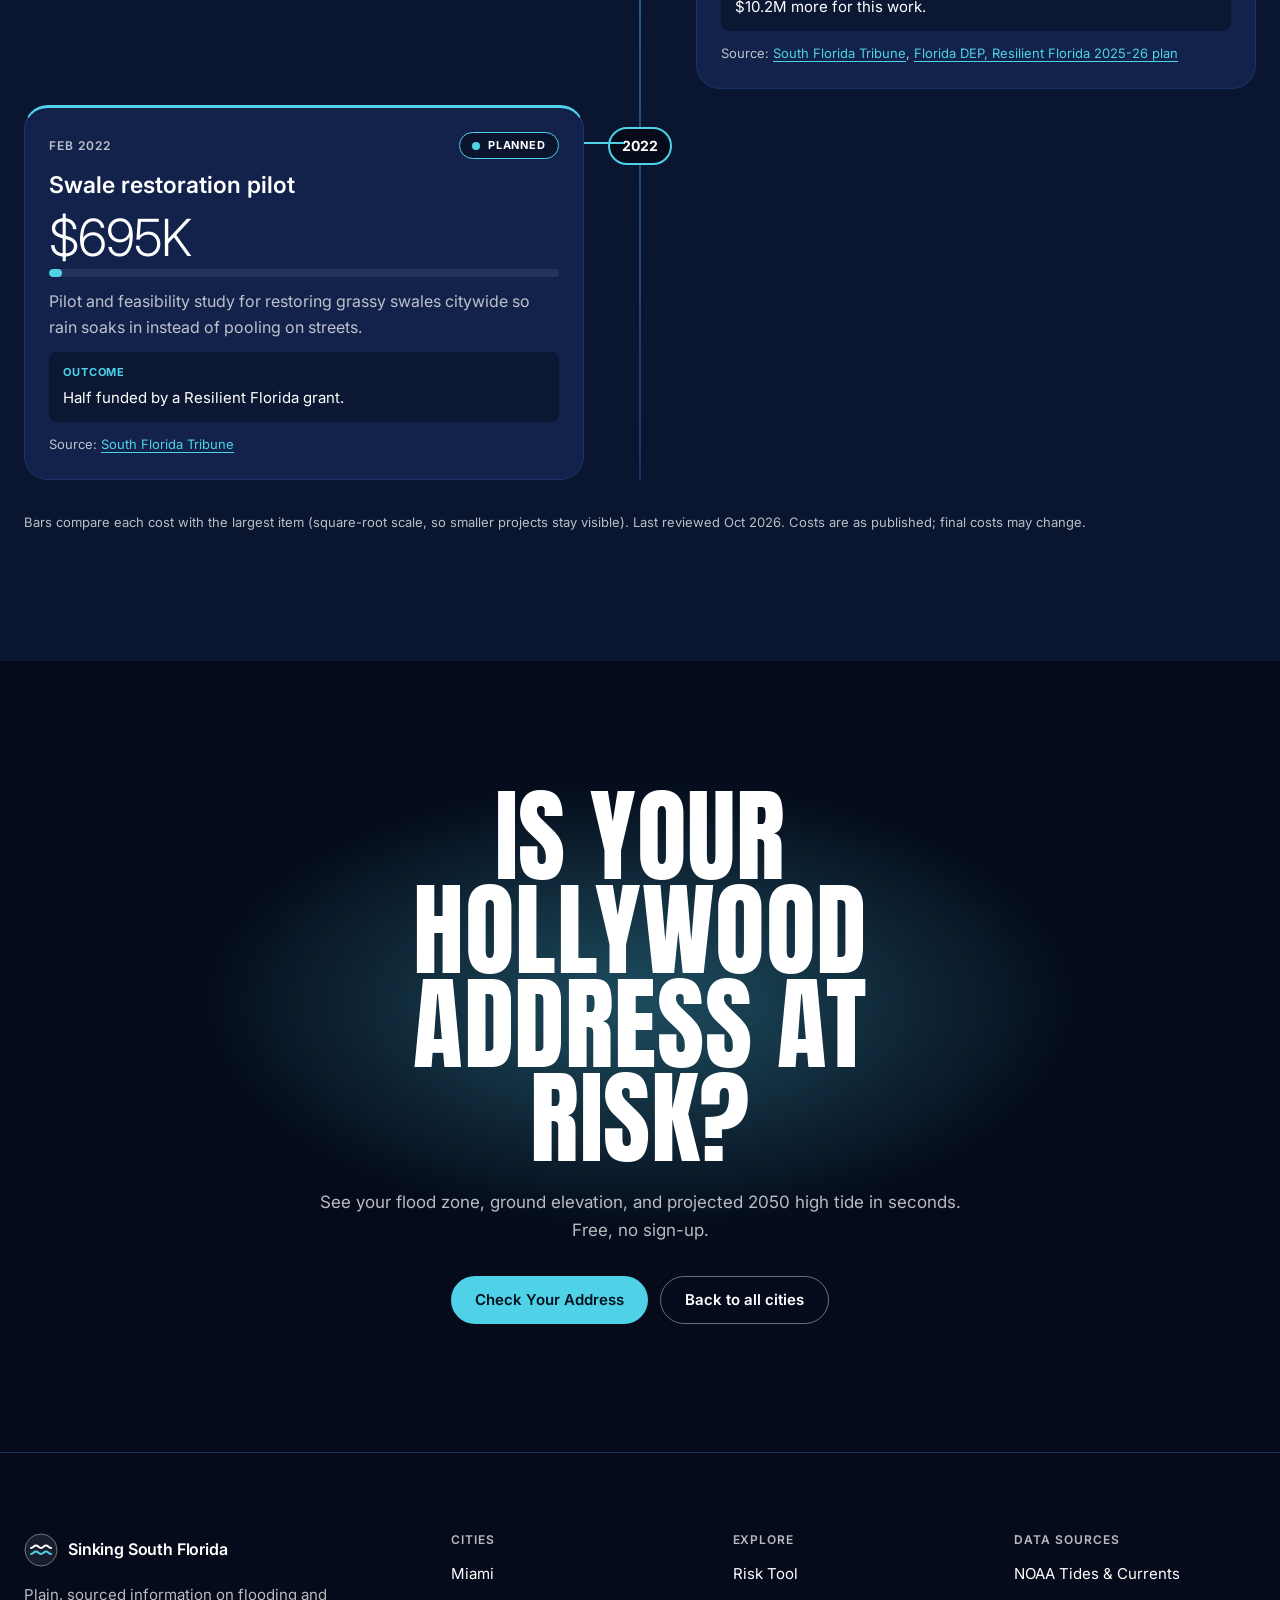
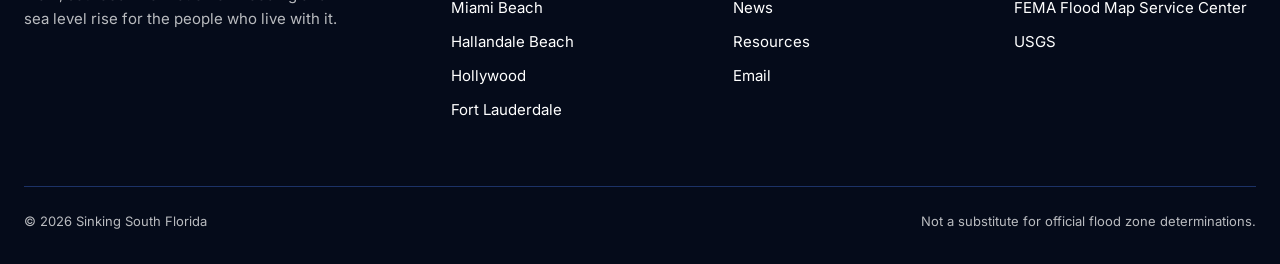
<file: hollywood/index.html>
<!DOCTYPE html>
<!--
  ==========================================================================
  PAGE: Hollywood city page (hollywood/index.html)
  PURPOSE: Today's flood conditions for Hollywood only, the latest Hollywood
           flooding news, and an infographic timeline of proposed fixes with
           cost and outcomes.
  TARGET KEYWORDS: hollywood fl flooding
  LAST EDITED: 2026-10-29, first build (template for the other city pages)
  DATA: hero values, news, and the timeline are written in at deploy by
        scripts/prerender.js. Fixes live in data/curated/timeline/hollywood.json
        (hand-edited, review quarterly).
  NOTES: This page sits one folder down, so every local link starts with ../
  ==========================================================================
-->
<html lang="en">
<head>
  <meta charset="utf-8">
  <meta name="viewport" content="width=device-width, initial-scale=1">
  <title>Hollywood FL Flooding Today | Sinking South Florida</title>
  <meta name="description" content="Live king tide and flood risk for Hollywood, FL, the latest flooding news, and every seawall, pump, and stormwater project with its cost and results.">
  <link rel="canonical" href="https://miamiflooding.com/hollywood/">
  <meta name="theme-color" content="#050B1A">

  <!-- Open Graph / Twitter. PLACEHOLDER: create images/og-home.jpg at 1200x630 -->
  <meta property="og:type" content="website">
  <meta property="og:site_name" content="Sinking South Florida">
  <meta property="og:title" content="Hollywood Flooding &amp; King Tides Today">
  <meta property="og:description" content="Live king tide and flood risk for Hollywood, FL, the latest flooding news, and every seawall, pump, and stormwater project with its cost and results.">
  <meta property="og:url" content="https://miamiflooding.com/hollywood/">
  <meta property="og:image" content="https://miamiflooding.com/images/og-home.jpg">
  <meta name="twitter:card" content="summary_large_image">
  <meta name="twitter:title" content="Hollywood Flooding &amp; King Tides Today">
  <meta name="twitter:description" content="Live king tide and flood risk for Hollywood, FL, the latest flooding news, and every seawall, pump, and stormwater project with its cost and results.">
  <meta name="twitter:image" content="https://miamiflooding.com/images/og-home.jpg">

  <!-- Fonts: Anton (section headlines) + Inter (everything else) -->
  <link rel="preconnect" href="https://fonts.googleapis.com">
  <link rel="preconnect" href="https://fonts.gstatic.com" crossorigin>
  <link rel="stylesheet" href="https://fonts.googleapis.com/css2?family=Anton&family=Inter:wght@300;400;500;600;700&display=swap">

  <!-- Hero photo loads first (it's above the fold) -->
  <link rel="preload" as="image" href="../images/hero-miami.webp" type="image/webp">

  <link rel="stylesheet" href="../css/tokens.css">
  <link rel="stylesheet" href="../css/base.css">
  <link rel="stylesheet" href="../css/components.css">
  <link rel="stylesheet" href="../css/pages.css">

  <!-- Structured data: WebPage + Place (city, with coordinates) + BreadcrumbList -->
  <script type="application/ld+json">
{
    "@context": "https://schema.org",
    "@graph": [
      {
        "@type": "WebPage",
        "@id": "https://miamiflooding.com/hollywood/#webpage",
        "url": "https://miamiflooding.com/hollywood/",
        "name": "Hollywood FL Flooding Today | Sinking South Florida",
        "description": "Live king tide and flood risk for Hollywood, FL, the latest flooding news, and every seawall, pump, and stormwater project with its cost and results.",
        "inLanguage": "en",
        "isPartOf": {
          "@id": "https://miamiflooding.com/#website"
        },
        "about": {
          "@id": "https://miamiflooding.com/hollywood/#place"
        }
      },
      {
        "@type": "Place",
        "@id": "https://miamiflooding.com/hollywood/#place",
        "name": "Hollywood, Florida",
        "geo": {
          "@type": "GeoCoordinates",
          "latitude": 26.0112,
          "longitude": -80.1495
        }
      },
      {
        "@type": "BreadcrumbList",
        "itemListElement": [
          {
            "@type": "ListItem",
            "position": 1,
            "name": "Home",
            "item": "https://miamiflooding.com/"
          },
          {
            "@type": "ListItem",
            "position": 2,
            "name": "Hollywood",
            "item": "https://miamiflooding.com/hollywood/"
          }
        ]
      }
    ]
  }
  </script>

  <!-- Adds .js to <html> before paint so JS-only UI doesn't flash -->
  <script>document.documentElement.classList.add('js');</script>
  <script src="../js/config.js" defer></script>
  <script src="../js/main.js" defer></script>
  <script src="../js/hero.js" defer></script>
  <script src="../js/alerts.js" defer></script>
</head>
<body>

<a class="skip-link" href="#main">Skip to content</a>

<!-- ===== SECTION: Header (global) ===== -->
<header class="site-header site-header--hero" data-header>
  <div class="site-header__inner container">

    <a class="brand" href="../" aria-label="Sinking South Florida, home">
      <!-- Logo mark: placeholder wave in a circle. Swap for the final logo SVG. -->
      <svg class="brand__mark" viewBox="0 0 34 34" aria-hidden="true">
        <circle cx="17" cy="17" r="16" fill="rgba(255,255,255,0.16)" stroke="rgba(255,255,255,0.5)"/>
        <path d="M7 15c2.5 0 2.5-2.4 5-2.4s2.5 2.4 5 2.4 2.5-2.4 5-2.4 2.5 2.4 5 2.4" fill="none" stroke="#fff" stroke-width="2" stroke-linecap="round"/>
        <path d="M7 21c2.5 0 2.5-2.4 5-2.4s2.5 2.4 5 2.4 2.5-2.4 5-2.4 2.5 2.4 5 2.4" fill="none" stroke="#4FD1E8" stroke-width="2" stroke-linecap="round"/>
      </svg>
      <span>Sinking South Florida</span>
    </a>

    <nav class="site-nav" id="site-nav" aria-label="Primary" data-nav>
      <ul class="site-nav__list" role="list">
        <li class="has-dropdown" data-dropdown>
          <!-- JS version: a button that opens the menu -->
          <button class="site-nav__link site-nav__toggle js-only" type="button" aria-expanded="false" aria-controls="cities-menu" data-dropdown-toggle>
            Cities
            <svg viewBox="0 0 24 24" fill="none" stroke="currentColor" stroke-width="2" aria-hidden="true"><path d="m6 9 6 6 6-6"/></svg>
          </button>
          <!-- No-JS version: a link; the menu still opens on hover and focus -->
          <a class="site-nav__link no-js-only" href="../#your-city">Cities</a>
          <ul class="dropdown" id="cities-menu" role="list">
            <li><a href="../miami/">Miami</a></li>
            <li><a href="../miami-beach/">Miami Beach <span class="label" style="color:var(--text-secondary)">South Beach</span></a></li>
            <li><a href="../hallandale-beach/">Hallandale Beach</a></li>
            <li><a href="../hollywood/">Hollywood</a></li>
            <li><a href="../fort-lauderdale/">Fort Lauderdale</a></li>
          </ul>
        </li>
        <li><a class="site-nav__link" href="../news/">News</a></li>
        <li><a class="site-nav__link" href="../resources/">Resources</a></li>
        <li class="site-nav__cta"><a class="btn btn--primary" href="../#check-your-address" data-close-menu>Check Your Address</a></li>
      </ul>
    </nav>

    <!-- Live time and date (Miami time), plus tide status. Filled by main.js; hidden without JS. -->
    <div class="site-header__meta js-only">
      <p class="clock"><span class="clock__time" data-clock-time>--:--</span><span class="clock__sub"><span data-clock-ampm>AM</span><br>Time</span></p>
      <p class="clock"><span class="clock__time" data-clock-date>-- ---</span><span class="clock__sub"><span data-clock-year>2026</span><br>Date</span></p>
      <!-- PLACEHOLDER: tide direction from NOAA predictions for the active city -->
      <p class="tide-pill">
        <svg viewBox="0 0 24 24" fill="none" stroke="currentColor" stroke-width="2" aria-hidden="true"><path d="M12 19V5M5 12l7-7 7 7"/></svg>
        Tide: <span data-field="tide-status">Rising</span>
      </p>
    </div>

    <a class="btn btn--glass btn--sm site-header__cta" href="../#check-your-address">Check Your Address</a>

    <button class="menu-toggle js-only" type="button" aria-expanded="false" aria-controls="site-nav" aria-label="Open menu" data-menu-toggle>
      <span class="menu-toggle__bars"></span>
    </button>
  </div>
</header>
<!-- ===== END: Header ===== -->

<main id="main">

<!-- ===== SECTION: Hero ===== -->
<!-- City page hero: compact, Hollywood only. Values are written in at deploy
     by scripts/prerender.js (data-field elements); hero.js keeps the tide
     wave's "Now" dot live and shows "Data delayed" if the data goes stale.
     Sample values below only show if the site was built without data. -->
<section class="hero hero--city" id="hero" data-hero data-city="hollywood" aria-labelledby="hero-title">

  <!-- Background: sky gradient (CSS) + center photo + fade to navy -->
  <div class="hero__bg" aria-hidden="true">
    <!-- IMAGE: storm over the Miami skyline and Biscayne Bay. The PNG already has soft, transparent
         edges, so it blends into the sky without a CSS mask. images/hero.png is the original;
         hero-miami.webp is the compressed copy browsers load (about 460KB vs 2.9MB).
         To swap the photo: replace both files, keeping the names, or update the paths here. -->
    <picture>
      <source srcset="../images/hero-miami.webp" type="image/webp">
      <img class="hero__image" src="../images/hero.png" width="1672" height="941" alt="" fetchpriority="high" decoding="async">
    </picture>
  </div>

  <div class="hero__inner hero-city container">
    <div class="hero-city__head">
      <p class="label hero__eyebrow">Live conditions · <span data-field="city-name">Hollywood</span></p>
      <!-- PRERENDER:hero-h1 START (city keyword + today's condition) -->
      <h1 class="hero__title hero__title--city" id="hero-title">
        <span class="hero__title-1">Hollywood Flooding</span>
        <span class="hero__title-2">King Tide with Street Flooding Likely<span class="visually-hidden"> today</span></span>
      </h1>
      <!-- PRERENDER:hero-h1 END -->
      <p class="hero__summary" data-field="summary">Seasonal king tides peak this evening. Expect shallow water on low streets around high tide.</p>
    </div>

    <!-- Today's numbers for Hollywood -->
    <div class="hero-city__panel glass">
      <div class="hero-city__peak">
        <p class="label">Peak water today</p>
        <p class="hero-city__num"><span data-field="water-level">+2.2</span><span class="hero-city__unit">ft</span></p>
        <p class="hero-city__cap">above normal high tide</p>
      </div>
      <div class="risk-meter" data-risk-meter data-risk="severe" style="--pos: 88%">
        <div class="risk-meter__top">
          <span class="label">Flood risk today</span>
          <span class="risk-meter__value" data-field="risk-label">Severe</span>
        </div>
        <div class="risk-meter__track" aria-hidden="true"><span class="risk-meter__marker"></span></div>
        <div class="risk-meter__scale" aria-hidden="true"><span>Low</span><span>Moderate</span><span>High</span><span>Severe</span></div>
      </div>
      <dl class="hero-city__facts">
        <div><dt>Next high tide</dt><dd data-field="next-high">7:42 PM</dd></div>
        <div><dt>Tide now</dt><dd data-field="tide-status">Rising</dd></div>
        <div><dt>Rain, 24 hours</dt><dd><span data-field="rainfall">0.4</span> in</dd></div>
        <div><dt>Flood days, May to Apr</dt><dd><span data-field="flood-days">19</span> <span class="hero-city__vs">vs <span data-field="flood-days-last">24</span> last year</span></dd></div>
      </dl>
      <p class="hero__source">Source: NOAA Tides &amp; Currents, <span data-field="gauge">South Port Everglades</span> gauge; NWS. Updated <span data-field="updated">11:20 AM</span> ET<span class="hero__delayed" data-delayed hidden> · Data delayed</span></p>
    </div>
  </div>

  <!-- Tide wave: 24h tide curve for the active city.
       The static path below is Miami's sample curve (generated by hero.js).
       PLACEHOLDER: tide predictions from NOAA CO-OPS API -->
  <div class="tide" role="img" data-tide-aria aria-label="Today's sample tide curve: high 7:42 AM at 2.1 feet, low 1:58 PM at 0.3 feet, high 7:42 PM at 2.3 feet.">
    <!-- Decorative drifting swells (animation off under reduced motion) -->
    <svg class="tide__ghost tide__ghost--1" viewBox="0 0 2000 100" preserveAspectRatio="none" aria-hidden="true"><path d="M0 60 Q125 40 250 60 T500 60 T750 60 T1000 60 T1250 60 T1500 60 T1750 60 T2000 60"/></svg>
    <svg class="tide__ghost tide__ghost--2" viewBox="0 0 2000 100" preserveAspectRatio="none" aria-hidden="true"><path d="M0 70 Q160 54 333 70 T667 70 T1000 70 T1333 70 T1667 70 T2000 70"/></svg>

    <!-- PRERENDER:hero-tide START -->
    <svg class="tide__svg" viewBox="0 0 1000 100" preserveAspectRatio="none" aria-hidden="true">
      <path class="tide__path" data-tide-path d="M0.0 62.7 L10.4 64.1 L20.8 65.3 L31.3 66.2 L41.7 66.9 L52.1 67.3 L62.5 67.5 L72.9 67.3 L83.3 66.9 L93.8 66.2 L104.2 65.3 L114.6 64.1 L125.0 62.7 L135.4 61.0 L145.8 59.2 L156.3 57.3 L166.7 55.2 L177.1 53.1 L187.5 50.9 L197.9 48.7 L208.3 46.5 L218.8 44.3 L229.2 42.3 L239.6 40.4 L250.0 38.6 L260.4 37.0 L270.8 35.6 L281.3 34.5 L291.7 33.6 L302.1 33.0 L312.5 32.6 L322.9 32.5 L333.3 32.7 L343.8 33.2 L354.2 34.0 L364.6 35.0 L375.0 36.3 L385.4 37.8 L395.8 39.6 L406.3 41.5 L416.7 43.5 L427.1 45.7 L437.5 47.9 L447.9 50.3 L458.3 52.6 L468.8 54.9 L479.2 57.1 L489.6 59.2 L500.0 61.3 L510.4 63.1 L520.8 64.8 L531.3 66.2 L541.7 67.4 L552.1 68.4 L562.5 69.0 L572.9 69.4 L583.3 69.5 L593.8 69.3 L604.2 68.7 L614.6 67.7 L625.0 66.3 L635.4 64.7 L645.8 62.7 L656.3 60.5 L666.7 58.0 L677.1 55.4 L687.5 52.7 L697.9 49.9 L708.3 47.1 L718.8 44.3 L729.2 41.6 L739.6 39.1 L750.0 36.7 L760.4 34.6 L770.8 32.7 L781.3 31.1 L791.7 29.9 L802.1 29.0 L812.5 28.5 L822.9 28.4 L833.3 28.6 L843.8 29.2 L854.2 30.1 L864.6 31.2 L875.0 32.7 L885.4 34.4 L895.8 36.4 L906.3 38.5 L916.7 40.8 L927.1 43.3 L937.5 45.8 L947.9 48.4 L958.3 51.0 L968.8 53.6 L979.2 56.1 L989.6 58.4 L1000.0 60.7"/>
    </svg>

    <ul class="tide__labels" role="list" aria-hidden="true" data-tide-labels>
      <li class="tide__label tide__label--low is-start" style="left:6.25%;top:67.49%"><span>LOW 1:30 AM</span><span>0.4 FT</span></li>
      <li class="tide__label tide__label--high" style="left:32.08%;top:32.51%"><span>HIGH 7:42 AM</span><span>+2.1 FT</span></li>
      <li class="tide__label tide__label--low" style="left:58.19%;top:69.54%"><span>LOW 1:58 PM</span><span>0.3 FT</span></li>
      <li class="tide__label tide__label--high" style="left:82.08%;top:28.40%"><span>HIGH 7:42 PM</span><span>+2.3 FT</span></li>
    </ul>
    <!-- "Now" marker. Static at 10:30 AM without JS; hero.js moves it to the current Miami time. -->
    <span class="tide__now" data-tide-now style="left:43.75%;top:47.95%" aria-hidden="true"><span class="tide__now-label">Now</span></span>
    <!-- PRERENDER:hero-tide END -->
  </div>

  <!-- PRERENDER:hero-data START (this city's data as JSON for hero.js; empty = sample) -->
  <!-- PRERENDER:hero-data END -->
</section>
<!-- ===== END: Hero ===== -->

<!-- ===== SECTION: City news ===== -->
<!-- 3 newest stories that mention Hollywood. If there aren't 3, regional South
     Florida flooding stories fill in, tagged "Regional". Rendered at deploy. -->
<section class="section news" id="news" aria-labelledby="news-title">
  <div class="container">
    <div class="section-head">
      <div class="section-head__text">
        <div class="section-head__row">
          <!-- PRERENDER:news-status START -->
          <p class="label section-head__eyebrow">Latest news</p>
          <!-- PRERENDER:news-status END -->
        </div>
        <h2 class="display" id="news-title">Hollywood flooding news</h2>
      </div>
      <a class="btn btn--outline btn--sm" href="../news/">View All News</a>
    </div>
    <!-- Pinned: active weather alerts and public meetings in the next 7 days.
         Written at deploy by scripts/prerender.js; js/alerts.js refreshes the
         weather alerts live from the National Weather Service. Hidden when
         nothing is pinned. Settings: config/alerts.json, config/meetings.json -->
    <!-- PRERENDER:pins START -->
    <ul class="pins" role="list" data-pins></ul>
    <!-- PRERENDER:pins END -->

    <!-- PRERENDER:news-cards START (city-filtered headlines from data/news.json) -->
    <p class="lede">The latest Hollywood flooding headlines appear here when the site is built.</p>
    <!-- PRERENDER:news-cards END -->
  </div>
</section>
<!-- ===== END: City news ===== -->


<!-- ===== SECTION: Proposed fixes ===== -->
<!-- Infographic timeline of plans and projects, newest first. Data:
     data/curated/timeline/hollywood.json (hand-edited, review quarterly).
     Rendered by scripts/prerender.js (also run once when the page was built,
     so the timeline shows even without the deploy step). -->
<section class="section section--alt fixes" id="fixes" aria-labelledby="fixes-title">
  <div class="container">
    <div class="section-head">
      <div class="section-head__text">
        <p class="label section-head__eyebrow">Plans, costs, and results</p>
        <h2 class="display" id="fixes-title">Proposed fixes</h2>
      </div>
    </div>
    <!-- PRERENDER:fixes START -->
    <div class="fixes__summary">
      <div class="fixes__sum"><p class="fixes__sum-num">$1.1B</p><p class="fixes__sum-label">proposed or under way</p></div>
      <div class="fixes__sum"><p class="fixes__sum-num">5</p><p class="fixes__sum-label">plans, projects, and funding</p></div>
      <div class="fixes__sum"><p class="fixes__sum-num">2</p><p class="fixes__sum-label">in design or under construction</p></div>
      <div class="fixes__sum"><p class="fixes__sum-num">1</p><p class="fixes__sum-label">completed</p></div>
    </div>
    <ol class="timeline" role="list">
      <li class="tl" data-status="completed">
        <span class="tl__year" aria-hidden="true">2026</span>
        <article class="tl__card">
          <div class="tl__top"><time class="tl__when" datetime="2026-09-30">Sep 2026</time><span class="tl__status">Completed</span></div>
          <h3 class="tl__title">Lake Drive seawall with removable panels</h3>
          <div class="tl__cost">
            <p class="tl__cost-num tl__cost-num--none">Cost not published</p>
            
          </div>
          <p class="tl__summary">A new seawall along North and South Lake Drive with 20 openings that are closed with panels before king tides.</p>
          <p class="tl__outcome"><strong>Outcome</strong>With all panels in, Intracoastal water stayed off the street during the September 2026 king tide. Water can still bubble up through storm drains; one-way valves are being added.</p>
          <p class="tl__sources">Source: <a href="https://www.cbsnews.com/miami/news/hollywood-seawall-panels-block-king-tide-flooding-2026/" rel="noopener">CBS Miami</a></p>
        </article>
      </li>
      <li class="tl" data-status="planned">
        <span class="tl__year" aria-hidden="true">2025</span>
        <article class="tl__card">
          <div class="tl__top"><time class="tl__when" datetime="2025-06-01">Jun 2025</time><span class="tl__status">Planned</span></div>
          <h3 class="tl__title">Stormwater Master Plan</h3>
          <div class="tl__cost">
            <p class="tl__cost-num">About $1B</p>
            <div class="tl__bar" aria-hidden="true"><span style="width:100.0%"></span></div>
          </div>
          <p class="tl__summary">A 20 to 30 year plan with 81 projects: pump stations, injection wells, backflow valves, higher seawalls, and raised roads.</p>
          <p class="tl__outcome"><strong>Outcome</strong>Adopted June 2025. Small fixes under $4M come first from current fees; $25M to $40M projects wait for bonds and grants.</p>
          <p class="tl__sources">Source: <a href="https://southeastfloridaclimatecompact.org/news-post/city-of-hollywood-adopts-comprehensive-stormwater-master-plan-1-billion-investment-30-year-strategy/" rel="noopener">SE Florida Climate Compact</a></p>
        </article>
      </li>
      <li class="tl" data-status="in-progress">
        <span class="tl__year" aria-hidden="true">2025</span>
        <article class="tl__card">
          <div class="tl__top"><time class="tl__when" datetime="2025-06-01">Jun 2025</time><span class="tl__status">In progress</span></div>
          <h3 class="tl__title">A1A drainage, pump stations, and seawall</h3>
          <div class="tl__cost">
            <p class="tl__cost-num">$34.3M</p>
            <div class="tl__bar" aria-hidden="true"><span style="width:18.5%"></span></div>
          </div>
          <p class="tl__summary">FDOT project on A1A by Hollywood Beach: four stormwater pump stations near Azalea Terrace, Van Buren, Sherman, and Franklin Streets, plus a seawall.</p>
          <p class="tl__outcome"><strong>Outcome</strong>Under construction since June 2025, due summer 2028. Meant to stop A1A from flooding at high tide.</p>
          <p class="tl__sources">Source: <a href="https://d4fdot.com/projects/state-road-s-r-a1a-south-ocean-boulevard-drainage-improvements-project" rel="noopener">FDOT District 4</a>, <a href="https://southfloridatribune.com/hollywood-receives-16-2-million-in-matching-grant-funding/" rel="noopener">South Florida Tribune</a></p>
        </article>
      </li>
      <li class="tl" data-status="in-progress">
        <span class="tl__year" aria-hidden="true">2022</span>
        <article class="tl__card">
          <div class="tl__top"><time class="tl__when" datetime="2022-02-11">Feb 2022</time><span class="tl__status">In progress</span></div>
          <h3 class="tl__title">Tidal flooding barriers and seawalls</h3>
          <div class="tl__cost">
            <p class="tl__cost-num">$28M</p>
            <div class="tl__bar" aria-hidden="true"><span style="width:16.7%"></span></div>
          </div>
          <p class="tl__summary">Raised seawalls and tidal flood barriers on public land, paid for with state grants and the city's 2019 voter-approved bond.</p>
          <p class="tl__outcome"><strong>Outcome</strong>Includes the Lake Drive panels. In 2025 the city asked the state for $10.2M more for this work.</p>
          <p class="tl__sources">Source: <a href="https://southfloridatribune.com/hollywood-receives-16-2-million-in-matching-grant-funding/" rel="noopener">South Florida Tribune</a>, <a href="https://floridadep.gov/sites/default/files/25-26%20Resilient%20Florida%20Annual%20Plan_1.pdf" rel="noopener">Florida DEP, Resilient Florida 2025-26 plan</a></p>
        </article>
      </li>
      <li class="tl" data-status="planned">
        <span class="tl__year" aria-hidden="true">2022</span>
        <article class="tl__card">
          <div class="tl__top"><time class="tl__when" datetime="2022-02-11">Feb 2022</time><span class="tl__status">Planned</span></div>
          <h3 class="tl__title">Swale restoration pilot</h3>
          <div class="tl__cost">
            <p class="tl__cost-num">$695K</p>
            <div class="tl__bar" aria-hidden="true"><span style="width:2.6%"></span></div>
          </div>
          <p class="tl__summary">Pilot and feasibility study for restoring grassy swales citywide so rain soaks in instead of pooling on streets.</p>
          <p class="tl__outcome"><strong>Outcome</strong>Half funded by a Resilient Florida grant.</p>
          <p class="tl__sources">Source: <a href="https://southfloridatribune.com/hollywood-receives-16-2-million-in-matching-grant-funding/" rel="noopener">South Florida Tribune</a></p>
        </article>
      </li>
    </ol>
    <p class="fixes__note">Bars compare each cost with the largest item (square-root scale, so smaller projects stay visible). Last reviewed Oct 2026. Costs are as published; final costs may change.</p>
<!-- PRERENDER:fixes END -->
  </div>
</section>
<!-- ===== END: Proposed fixes ===== -->


<!-- ===== SECTION: Final CTA ===== -->
<section class="section final-cta" aria-labelledby="cta-title">
  <div class="container final-cta__inner">
    <h2 class="display" id="cta-title">Is your Hollywood address at risk?</h2>
    <p class="lede">See your flood zone, ground elevation, and projected 2050 high tide in seconds. Free, no sign-up.</p>
    <div class="final-cta__buttons">
      <a class="btn btn--primary" href="../#check-your-address">Check Your Address</a>
      <a class="btn btn--outline" href="../">Back to all cities</a>
    </div>
  </div>
</section>
<!-- ===== END: Final CTA ===== -->

</main>

<!-- ===== SECTION: Footer (global) ===== -->
<footer class="site-footer">
  <div class="container">
    <div class="site-footer__grid">
      <div class="site-footer__about">
        <a class="brand" href="../">
          <svg class="brand__mark" viewBox="0 0 34 34" aria-hidden="true">
            <circle cx="17" cy="17" r="16" fill="rgba(255,255,255,0.08)" stroke="rgba(255,255,255,0.4)"/>
            <path d="M7 15c2.5 0 2.5-2.4 5-2.4s2.5 2.4 5 2.4 2.5-2.4 5-2.4 2.5 2.4 5 2.4" fill="none" stroke="#fff" stroke-width="2" stroke-linecap="round"/>
            <path d="M7 21c2.5 0 2.5-2.4 5-2.4s2.5 2.4 5 2.4 2.5-2.4 5-2.4 2.5 2.4 5 2.4" fill="none" stroke="#4FD1E8" stroke-width="2" stroke-linecap="round"/>
          </svg>
          <span>Sinking South Florida</span>
        </a>
        <p>Plain, sourced information on flooding and sea level rise for the people who live with it.</p>
      </div>
      <nav aria-label="Cities">
        <h2>Cities</h2>
        <ul role="list">
          <li><a href="../miami/">Miami</a></li>
          <li><a href="../miami-beach/">Miami Beach</a></li>
          <li><a href="../hallandale-beach/">Hallandale Beach</a></li>
          <li><a href="../hollywood/">Hollywood</a></li>
          <li><a href="../fort-lauderdale/">Fort Lauderdale</a></li>
        </ul>
      </nav>
      <nav aria-label="Explore">
        <h2>Explore</h2>
        <ul role="list">
          <li><a href="../#check-your-address">Risk Tool</a></li>
          <li><a href="../news/">News</a></li>
          <li><a href="../resources/">Resources</a></li>
          <!-- Contact the webmaster. The address is stored reversed in data-mail
               and assembled by main.js on page load, so spam bots that read
               the HTML don't see it. Hidden without JS. To change it, edit
               data-mail (reversed: "user@domain" backwards). -->
          <li class="js-only"><a href="#" data-mail="moc.liamg@SJProfliaM">Email</a></li>
        </ul>
      </nav>
      <div>
        <h2>Data sources</h2>
        <ul role="list">
          <li><a href="https://tidesandcurrents.noaa.gov/" rel="noopener">NOAA Tides &amp; Currents</a></li>
          <li><a href="https://msc.fema.gov/portal/home" rel="noopener">FEMA Flood Map Service Center</a></li>
          <li><a href="https://www.usgs.gov/" rel="noopener">USGS</a></li>
        </ul>
      </div>
    </div>
    <div class="site-footer__bottom">
      <p>&copy; 2026 Sinking South Florida</p>
      <p>Not a substitute for official flood zone determinations.</p>
    </div>
  </div>
</footer>
<!-- ===== END: Footer ===== -->

</body>
</html>
</file>
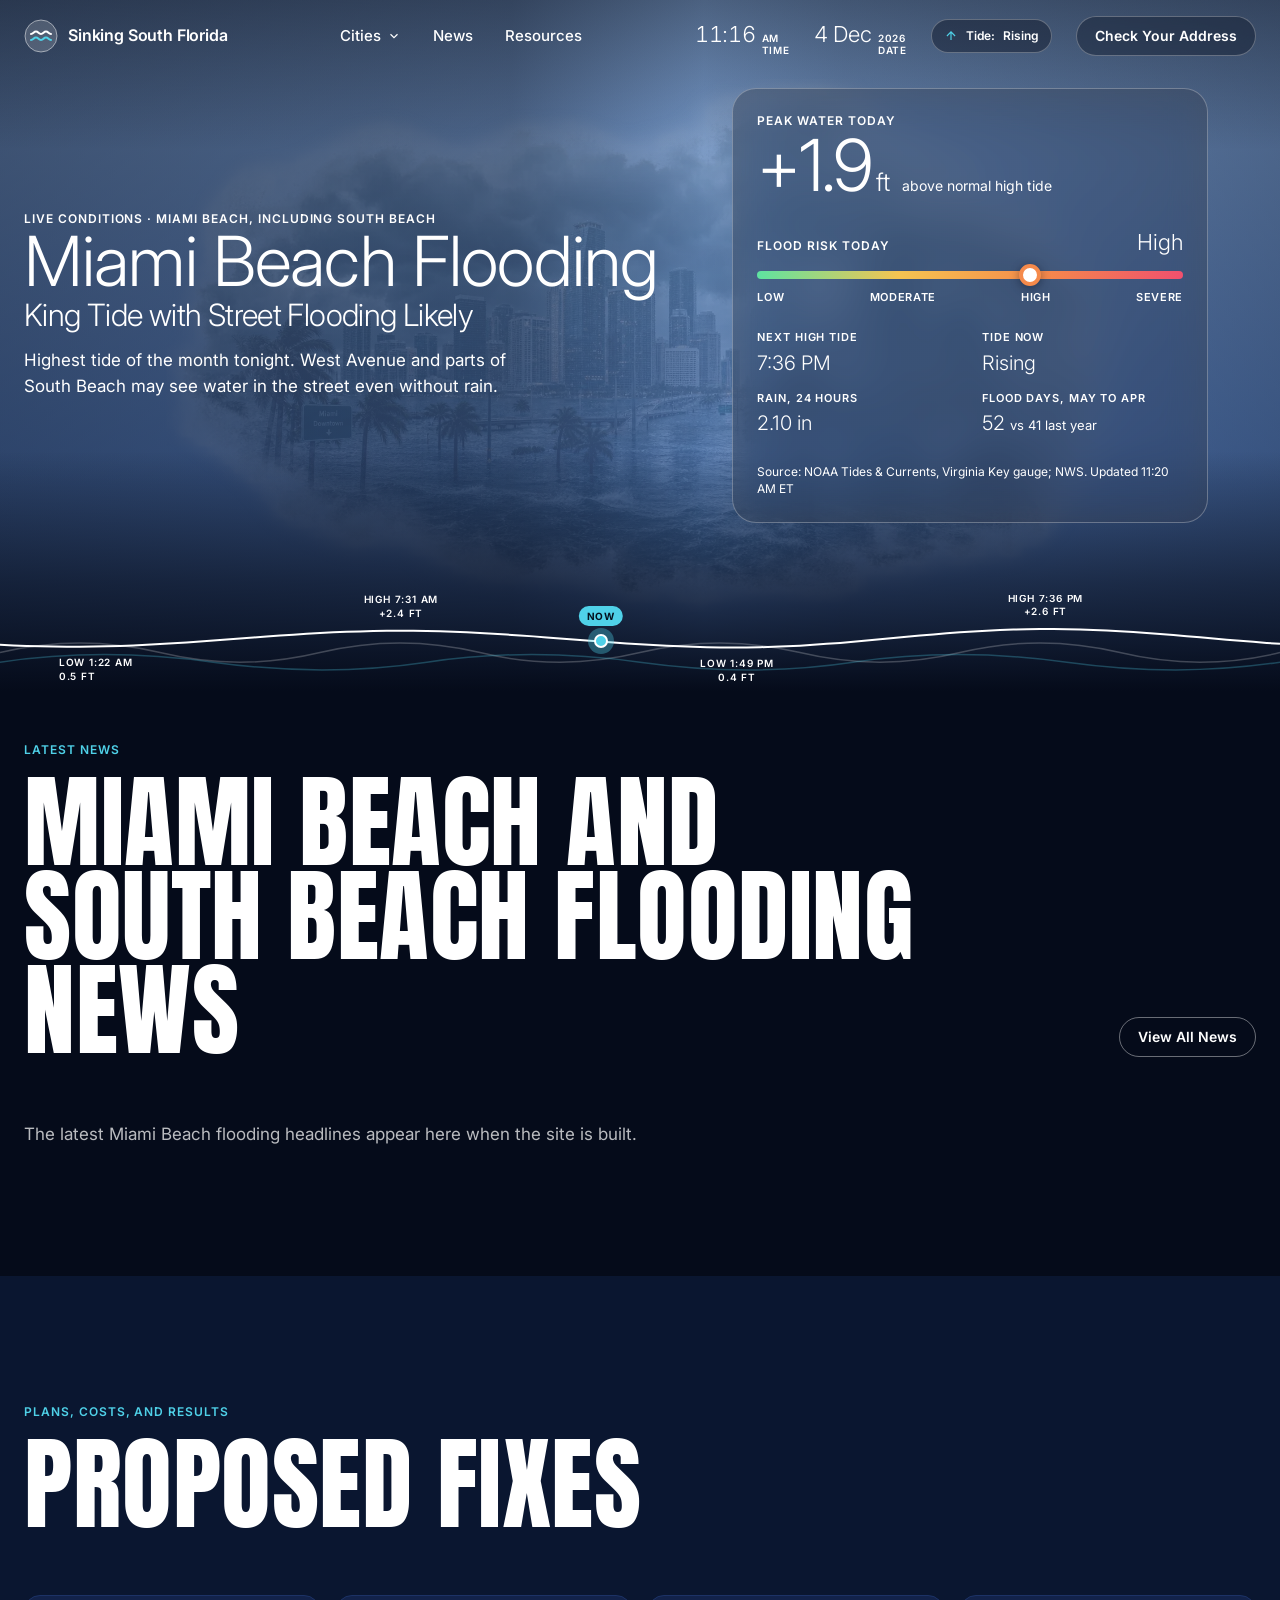
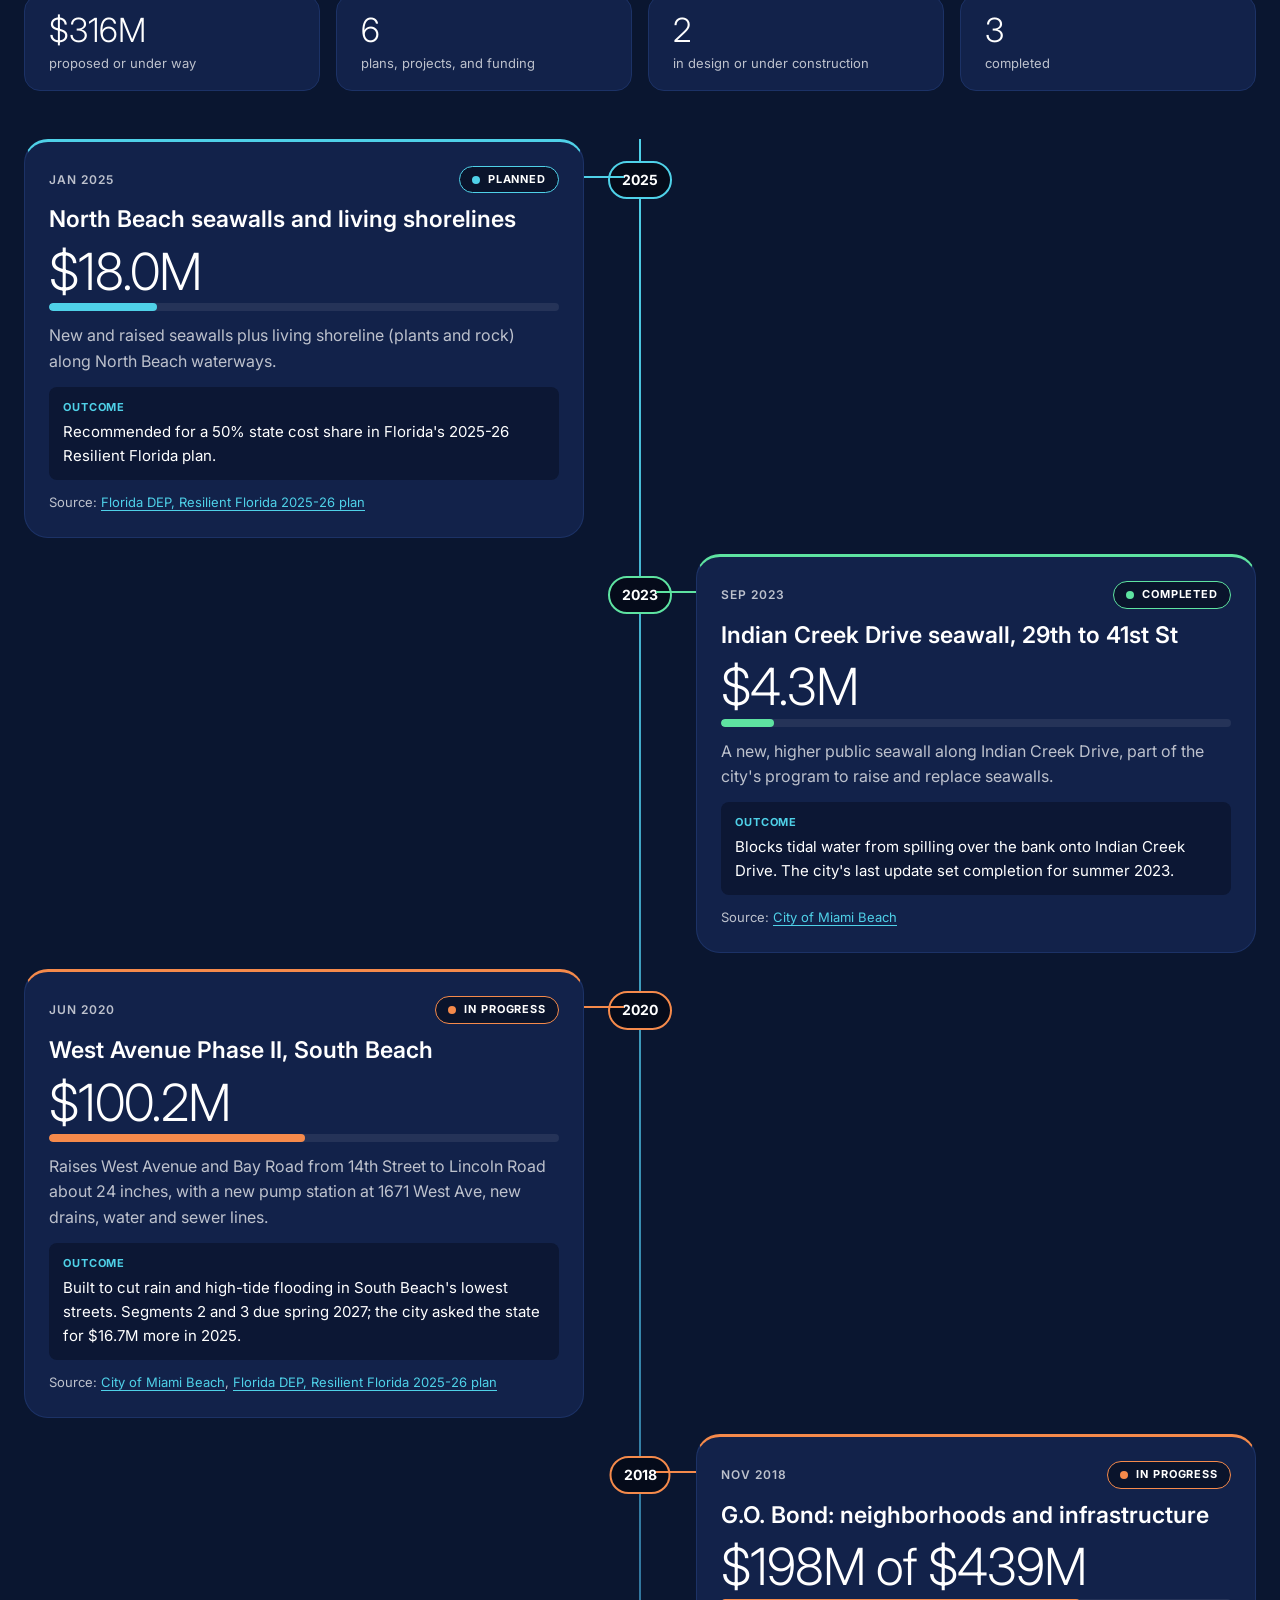
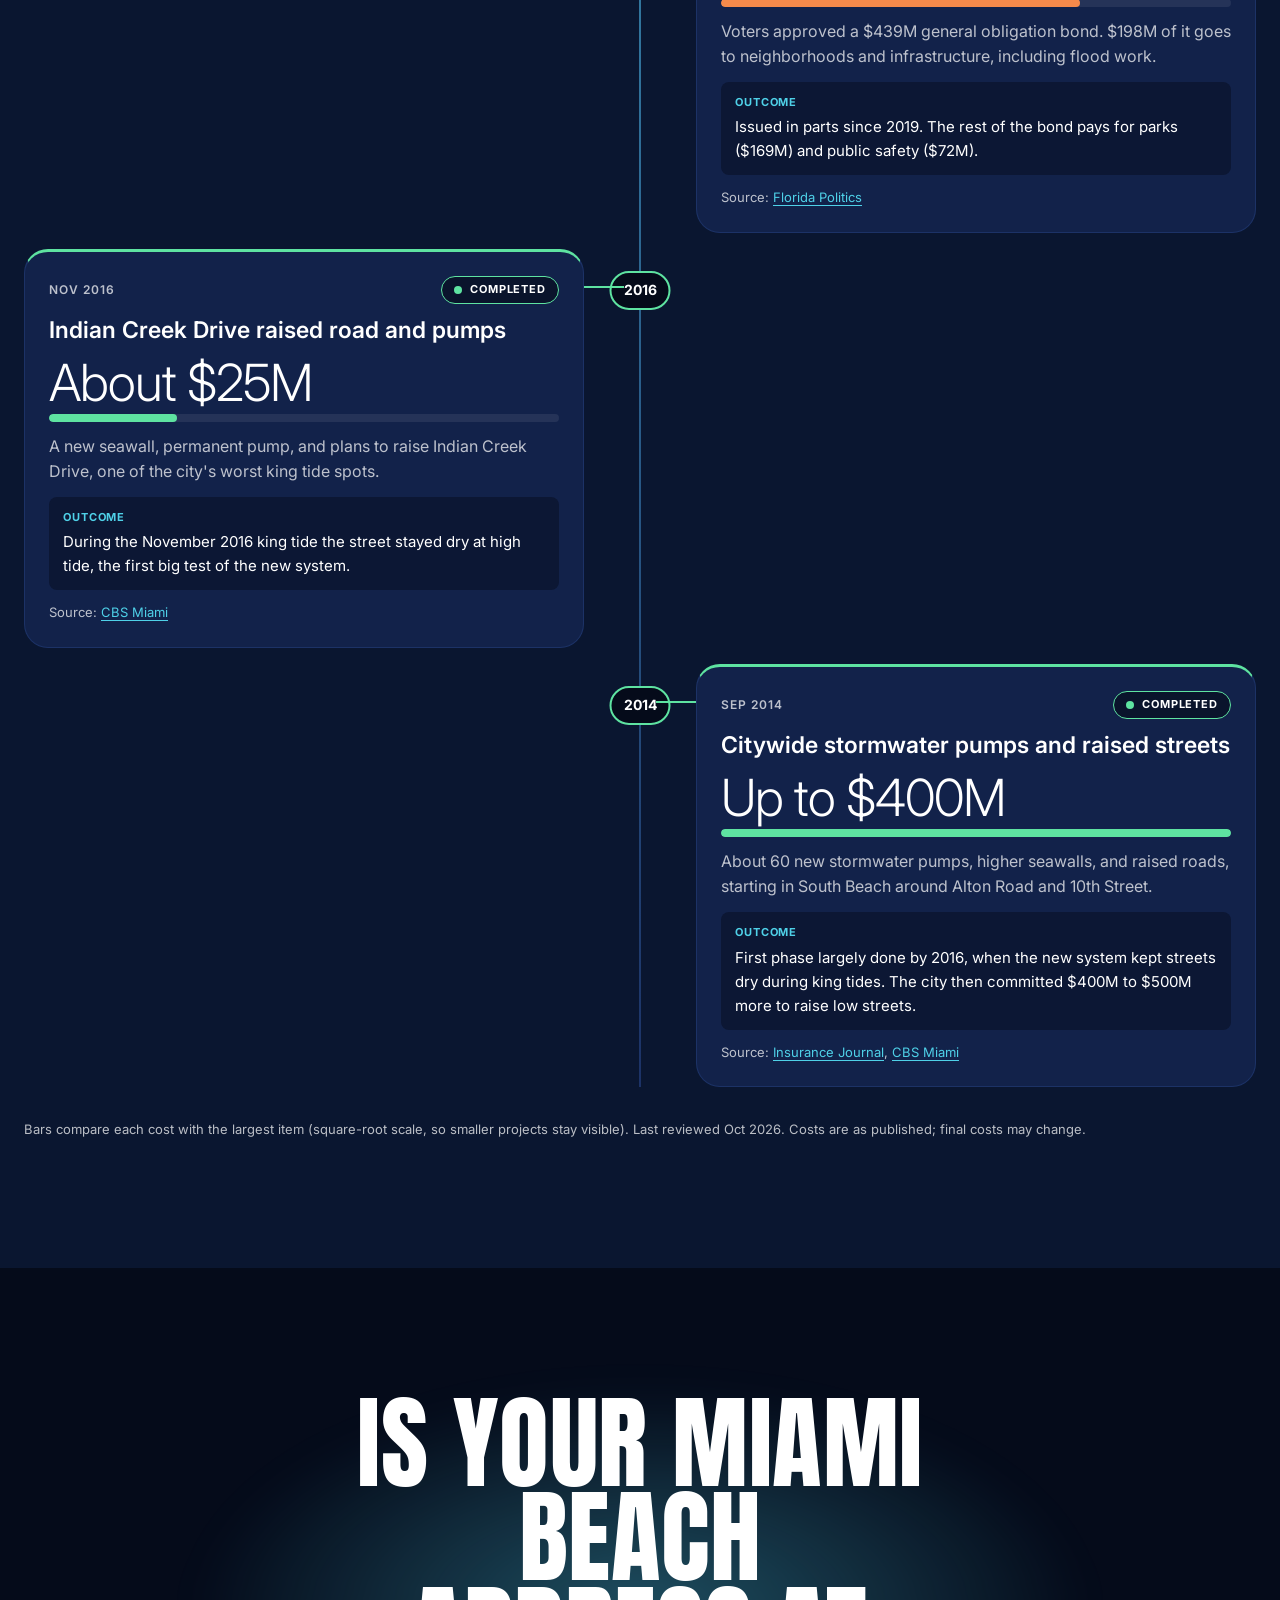
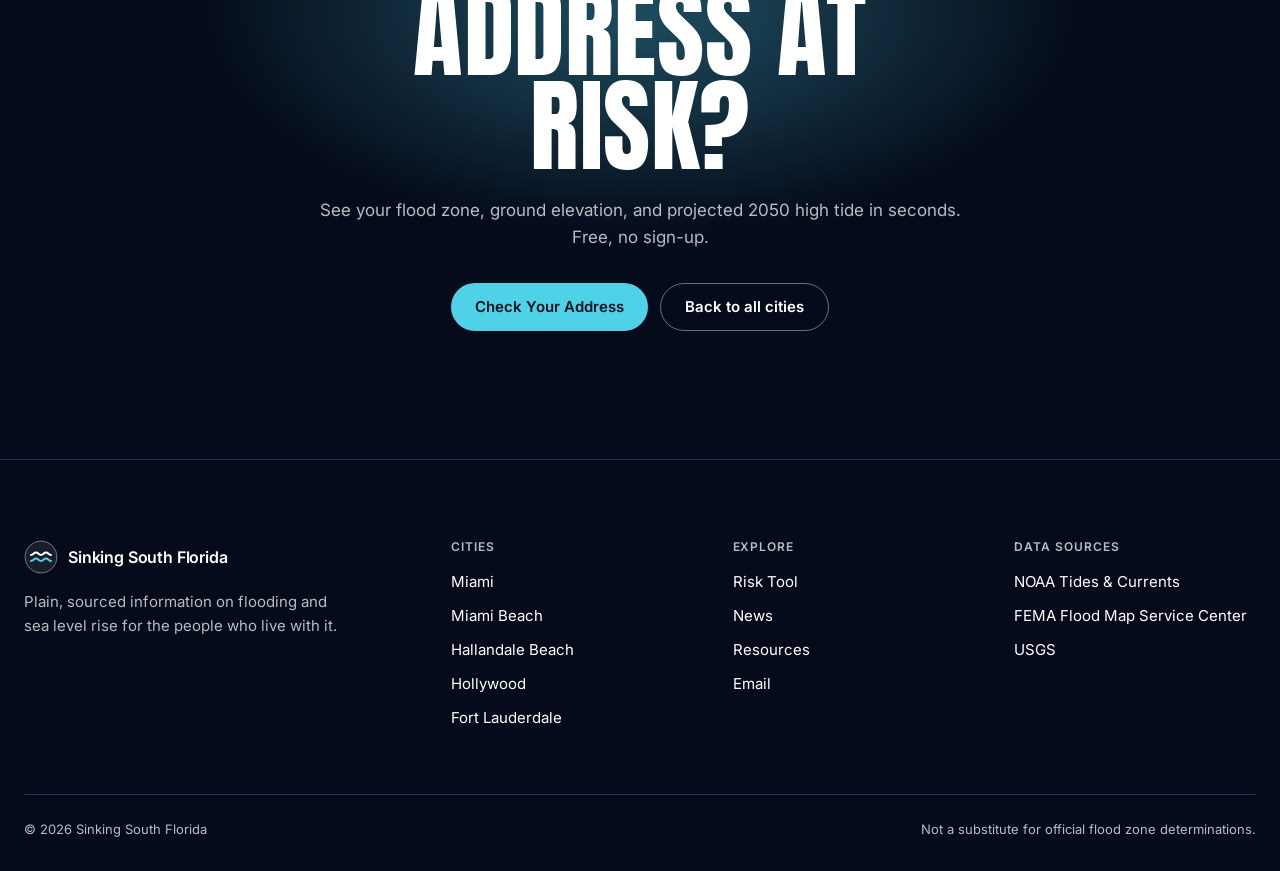
<file: miami-beach/index.html>
<!DOCTYPE html>
<!--
  ==========================================================================
  PAGE: Miami Beach city page (miami-beach/index.html)
  PURPOSE: Today's flood conditions for Miami Beach only, the latest Miami Beach
           flooding news, and an infographic timeline of proposed fixes with
           cost and outcomes.
  TARGET KEYWORDS: miami beach flooding, south beach flooding
  LAST EDITED: 2026-10-29, first build (template for the other city pages)
  DATA: hero values, news, and the timeline are written in at deploy by
        scripts/prerender.js. Fixes live in data/curated/timeline/miami-beach.json
        (hand-edited, review quarterly).
  NOTES: This page sits one folder down, so every local link starts with ../
  ==========================================================================
-->
<html lang="en">
<head>
  <meta charset="utf-8">
  <meta name="viewport" content="width=device-width, initial-scale=1">
  <title>Miami Beach &amp; South Beach Flooding | Sinking South Florida</title>
  <meta name="description" content="Live king tide and flood risk for Miami Beach and South Beach, the latest flooding news, and every pump, seawall, and raised road project with its cost.">
  <link rel="canonical" href="https://miamiflooding.com/miami-beach/">
  <meta name="theme-color" content="#050B1A">

  <!-- Open Graph / Twitter. PLACEHOLDER: create images/og-home.jpg at 1200x630 -->
  <meta property="og:type" content="website">
  <meta property="og:site_name" content="Sinking South Florida">
  <meta property="og:title" content="Miami Beach Flooding &amp; King Tides Today">
  <meta property="og:description" content="Live king tide and flood risk for Miami Beach and South Beach, the latest flooding news, and every pump, seawall, and raised road project with its cost.">
  <meta property="og:url" content="https://miamiflooding.com/miami-beach/">
  <meta property="og:image" content="https://miamiflooding.com/images/og-home.jpg">
  <meta name="twitter:card" content="summary_large_image">
  <meta name="twitter:title" content="Miami Beach Flooding &amp; King Tides Today">
  <meta name="twitter:description" content="Live king tide and flood risk for Miami Beach and South Beach, the latest flooding news, and every pump, seawall, and raised road project with its cost.">
  <meta name="twitter:image" content="https://miamiflooding.com/images/og-home.jpg">

  <!-- Fonts: Anton (section headlines) + Inter (everything else) -->
  <link rel="preconnect" href="https://fonts.googleapis.com">
  <link rel="preconnect" href="https://fonts.gstatic.com" crossorigin>
  <link rel="stylesheet" href="https://fonts.googleapis.com/css2?family=Anton&family=Inter:wght@300;400;500;600;700&display=swap">

  <!-- Hero photo loads first (it's above the fold) -->
  <link rel="preload" as="image" href="../images/hero-miami.webp" type="image/webp">

  <link rel="stylesheet" href="../css/tokens.css">
  <link rel="stylesheet" href="../css/base.css">
  <link rel="stylesheet" href="../css/components.css">
  <link rel="stylesheet" href="../css/pages.css">

  <!-- Structured data: WebPage + Place (city, with coordinates) + BreadcrumbList -->
  <script type="application/ld+json">
{
    "@context": "https://schema.org",
    "@graph": [
      {
        "@type": "WebPage",
        "@id": "https://miamiflooding.com/miami-beach/#webpage",
        "url": "https://miamiflooding.com/miami-beach/",
        "name": "Miami Beach & South Beach Flooding | Sinking South Florida",
        "description": "Live king tide and flood risk for Miami Beach and South Beach, the latest flooding news, and every pump, seawall, and raised road project with its cost.",
        "inLanguage": "en",
        "isPartOf": {
          "@id": "https://miamiflooding.com/#website"
        },
        "about": {
          "@id": "https://miamiflooding.com/miami-beach/#place"
        }
      },
      {
        "@type": "Place",
        "@id": "https://miamiflooding.com/miami-beach/#place",
        "name": "Miami Beach, Florida",
        "geo": {
          "@type": "GeoCoordinates",
          "latitude": 25.7907,
          "longitude": -80.13
        }
      },
      {
        "@type": "BreadcrumbList",
        "itemListElement": [
          {
            "@type": "ListItem",
            "position": 1,
            "name": "Home",
            "item": "https://miamiflooding.com/"
          },
          {
            "@type": "ListItem",
            "position": 2,
            "name": "Miami Beach",
            "item": "https://miamiflooding.com/miami-beach/"
          }
        ]
      }
    ]
  }
  </script>

  <!-- Adds .js to <html> before paint so JS-only UI doesn't flash -->
  <script>document.documentElement.classList.add('js');</script>
  <script src="../js/config.js" defer></script>
  <script src="../js/main.js" defer></script>
  <script src="../js/hero.js" defer></script>
  <script src="../js/alerts.js" defer></script>
</head>
<body>

<a class="skip-link" href="#main">Skip to content</a>

<!-- ===== SECTION: Header (global) ===== -->
<header class="site-header site-header--hero" data-header>
  <div class="site-header__inner container">

    <a class="brand" href="../" aria-label="Sinking South Florida, home">
      <!-- Logo mark: placeholder wave in a circle. Swap for the final logo SVG. -->
      <svg class="brand__mark" viewBox="0 0 34 34" aria-hidden="true">
        <circle cx="17" cy="17" r="16" fill="rgba(255,255,255,0.16)" stroke="rgba(255,255,255,0.5)"/>
        <path d="M7 15c2.5 0 2.5-2.4 5-2.4s2.5 2.4 5 2.4 2.5-2.4 5-2.4 2.5 2.4 5 2.4" fill="none" stroke="#fff" stroke-width="2" stroke-linecap="round"/>
        <path d="M7 21c2.5 0 2.5-2.4 5-2.4s2.5 2.4 5 2.4 2.5-2.4 5-2.4 2.5 2.4 5 2.4" fill="none" stroke="#4FD1E8" stroke-width="2" stroke-linecap="round"/>
      </svg>
      <span>Sinking South Florida</span>
    </a>

    <nav class="site-nav" id="site-nav" aria-label="Primary" data-nav>
      <ul class="site-nav__list" role="list">
        <li class="has-dropdown" data-dropdown>
          <!-- JS version: a button that opens the menu -->
          <button class="site-nav__link site-nav__toggle js-only" type="button" aria-expanded="false" aria-controls="cities-menu" data-dropdown-toggle>
            Cities
            <svg viewBox="0 0 24 24" fill="none" stroke="currentColor" stroke-width="2" aria-hidden="true"><path d="m6 9 6 6 6-6"/></svg>
          </button>
          <!-- No-JS version: a link; the menu still opens on hover and focus -->
          <a class="site-nav__link no-js-only" href="../#your-city">Cities</a>
          <ul class="dropdown" id="cities-menu" role="list">
            <li><a href="../miami/">Miami</a></li>
            <li><a href="../miami-beach/">Miami Beach <span class="label" style="color:var(--text-secondary)">South Beach</span></a></li>
            <li><a href="../hallandale-beach/">Hallandale Beach</a></li>
            <li><a href="../hollywood/">Hollywood</a></li>
            <li><a href="../fort-lauderdale/">Fort Lauderdale</a></li>
          </ul>
        </li>
        <li><a class="site-nav__link" href="../news/">News</a></li>
        <li><a class="site-nav__link" href="../resources/">Resources</a></li>
        <li class="site-nav__cta"><a class="btn btn--primary" href="../#check-your-address" data-close-menu>Check Your Address</a></li>
      </ul>
    </nav>

    <!-- Live time and date (Miami time), plus tide status. Filled by main.js; hidden without JS. -->
    <div class="site-header__meta js-only">
      <p class="clock"><span class="clock__time" data-clock-time>--:--</span><span class="clock__sub"><span data-clock-ampm>AM</span><br>Time</span></p>
      <p class="clock"><span class="clock__time" data-clock-date>-- ---</span><span class="clock__sub"><span data-clock-year>2026</span><br>Date</span></p>
      <!-- PLACEHOLDER: tide direction from NOAA predictions for the active city -->
      <p class="tide-pill">
        <svg viewBox="0 0 24 24" fill="none" stroke="currentColor" stroke-width="2" aria-hidden="true"><path d="M12 19V5M5 12l7-7 7 7"/></svg>
        Tide: <span data-field="tide-status">Rising</span>
      </p>
    </div>

    <a class="btn btn--glass btn--sm site-header__cta" href="../#check-your-address">Check Your Address</a>

    <button class="menu-toggle js-only" type="button" aria-expanded="false" aria-controls="site-nav" aria-label="Open menu" data-menu-toggle>
      <span class="menu-toggle__bars"></span>
    </button>
  </div>
</header>
<!-- ===== END: Header ===== -->

<main id="main">

<!-- ===== SECTION: Hero ===== -->
<!-- City page hero: compact, Miami Beach only. Values are written in at deploy
     by scripts/prerender.js (data-field elements); hero.js keeps the tide
     wave's "Now" dot live and shows "Data delayed" if the data goes stale.
     Sample values below only show if the site was built without data. -->
<section class="hero hero--city" id="hero" data-hero data-city="miami-beach" aria-labelledby="hero-title">

  <!-- Background: sky gradient (CSS) + center photo + fade to navy -->
  <div class="hero__bg" aria-hidden="true">
    <!-- IMAGE: storm over the Miami skyline and Biscayne Bay. The PNG already has soft, transparent
         edges, so it blends into the sky without a CSS mask. images/hero.png is the original;
         hero-miami.webp is the compressed copy browsers load (about 460KB vs 2.9MB).
         To swap the photo: replace both files, keeping the names, or update the paths here. -->
    <picture>
      <source srcset="../images/hero-miami.webp" type="image/webp">
      <img class="hero__image" src="../images/hero.png" width="1672" height="941" alt="" fetchpriority="high" decoding="async">
    </picture>
  </div>

  <div class="hero__inner hero-city container">
    <div class="hero-city__head">
      <p class="label hero__eyebrow">Live conditions · <span data-field="city-name">Miami Beach</span>, including South Beach</p>
      <!-- PRERENDER:hero-h1 START (city keyword + today's condition) -->
      <h1 class="hero__title hero__title--city" id="hero-title">
        <span class="hero__title-1">Miami Beach Flooding</span>
        <span class="hero__title-2">King Tide with Street Flooding Likely<span class="visually-hidden"> today</span></span>
      </h1>
      <!-- PRERENDER:hero-h1 END -->
      <p class="hero__summary" data-field="summary">Seasonal king tides peak this evening. Expect shallow water on low streets around high tide.</p>
    </div>

    <!-- Today's numbers for Miami Beach -->
    <div class="hero-city__panel glass">
      <div class="hero-city__peak">
        <p class="label">Peak water today</p>
        <p class="hero-city__num"><span data-field="water-level">+2.2</span><span class="hero-city__unit">ft</span></p>
        <p class="hero-city__cap">above normal high tide</p>
      </div>
      <div class="risk-meter" data-risk-meter data-risk="severe" style="--pos: 88%">
        <div class="risk-meter__top">
          <span class="label">Flood risk today</span>
          <span class="risk-meter__value" data-field="risk-label">Severe</span>
        </div>
        <div class="risk-meter__track" aria-hidden="true"><span class="risk-meter__marker"></span></div>
        <div class="risk-meter__scale" aria-hidden="true"><span>Low</span><span>Moderate</span><span>High</span><span>Severe</span></div>
      </div>
      <dl class="hero-city__facts">
        <div><dt>Next high tide</dt><dd data-field="next-high">7:42 PM</dd></div>
        <div><dt>Tide now</dt><dd data-field="tide-status">Rising</dd></div>
        <div><dt>Rain, 24 hours</dt><dd><span data-field="rainfall">0.4</span> in</dd></div>
        <div><dt>Flood days, May to Apr</dt><dd><span data-field="flood-days">19</span> <span class="hero-city__vs">vs <span data-field="flood-days-last">24</span> last year</span></dd></div>
      </dl>
      <p class="hero__source">Source: NOAA Tides &amp; Currents, <span data-field="gauge">Virginia Key</span> gauge; NWS. Updated <span data-field="updated">11:20 AM</span> ET<span class="hero__delayed" data-delayed hidden> · Data delayed</span></p>
    </div>
  </div>

  <!-- Tide wave: 24h tide curve for the active city.
       The static path below is Miami's sample curve (generated by hero.js).
       PLACEHOLDER: tide predictions from NOAA CO-OPS API -->
  <div class="tide" role="img" data-tide-aria aria-label="Today's sample tide curve: high 7:42 AM at 2.1 feet, low 1:58 PM at 0.3 feet, high 7:42 PM at 2.3 feet.">
    <!-- Decorative drifting swells (animation off under reduced motion) -->
    <svg class="tide__ghost tide__ghost--1" viewBox="0 0 2000 100" preserveAspectRatio="none" aria-hidden="true"><path d="M0 60 Q125 40 250 60 T500 60 T750 60 T1000 60 T1250 60 T1500 60 T1750 60 T2000 60"/></svg>
    <svg class="tide__ghost tide__ghost--2" viewBox="0 0 2000 100" preserveAspectRatio="none" aria-hidden="true"><path d="M0 70 Q160 54 333 70 T667 70 T1000 70 T1333 70 T1667 70 T2000 70"/></svg>

    <!-- PRERENDER:hero-tide START -->
    <svg class="tide__svg" viewBox="0 0 1000 100" preserveAspectRatio="none" aria-hidden="true">
      <path class="tide__path" data-tide-path d="M0.0 62.7 L10.4 64.1 L20.8 65.3 L31.3 66.2 L41.7 66.9 L52.1 67.3 L62.5 67.5 L72.9 67.3 L83.3 66.9 L93.8 66.2 L104.2 65.3 L114.6 64.1 L125.0 62.7 L135.4 61.0 L145.8 59.2 L156.3 57.3 L166.7 55.2 L177.1 53.1 L187.5 50.9 L197.9 48.7 L208.3 46.5 L218.8 44.3 L229.2 42.3 L239.6 40.4 L250.0 38.6 L260.4 37.0 L270.8 35.6 L281.3 34.5 L291.7 33.6 L302.1 33.0 L312.5 32.6 L322.9 32.5 L333.3 32.7 L343.8 33.2 L354.2 34.0 L364.6 35.0 L375.0 36.3 L385.4 37.8 L395.8 39.6 L406.3 41.5 L416.7 43.5 L427.1 45.7 L437.5 47.9 L447.9 50.3 L458.3 52.6 L468.8 54.9 L479.2 57.1 L489.6 59.2 L500.0 61.3 L510.4 63.1 L520.8 64.8 L531.3 66.2 L541.7 67.4 L552.1 68.4 L562.5 69.0 L572.9 69.4 L583.3 69.5 L593.8 69.3 L604.2 68.7 L614.6 67.7 L625.0 66.3 L635.4 64.7 L645.8 62.7 L656.3 60.5 L666.7 58.0 L677.1 55.4 L687.5 52.7 L697.9 49.9 L708.3 47.1 L718.8 44.3 L729.2 41.6 L739.6 39.1 L750.0 36.7 L760.4 34.6 L770.8 32.7 L781.3 31.1 L791.7 29.9 L802.1 29.0 L812.5 28.5 L822.9 28.4 L833.3 28.6 L843.8 29.2 L854.2 30.1 L864.6 31.2 L875.0 32.7 L885.4 34.4 L895.8 36.4 L906.3 38.5 L916.7 40.8 L927.1 43.3 L937.5 45.8 L947.9 48.4 L958.3 51.0 L968.8 53.6 L979.2 56.1 L989.6 58.4 L1000.0 60.7"/>
    </svg>

    <ul class="tide__labels" role="list" aria-hidden="true" data-tide-labels>
      <li class="tide__label tide__label--low is-start" style="left:6.25%;top:67.49%"><span>LOW 1:30 AM</span><span>0.4 FT</span></li>
      <li class="tide__label tide__label--high" style="left:32.08%;top:32.51%"><span>HIGH 7:42 AM</span><span>+2.1 FT</span></li>
      <li class="tide__label tide__label--low" style="left:58.19%;top:69.54%"><span>LOW 1:58 PM</span><span>0.3 FT</span></li>
      <li class="tide__label tide__label--high" style="left:82.08%;top:28.40%"><span>HIGH 7:42 PM</span><span>+2.3 FT</span></li>
    </ul>
    <!-- "Now" marker. Static at 10:30 AM without JS; hero.js moves it to the current Miami time. -->
    <span class="tide__now" data-tide-now style="left:43.75%;top:47.95%" aria-hidden="true"><span class="tide__now-label">Now</span></span>
    <!-- PRERENDER:hero-tide END -->
  </div>

  <!-- PRERENDER:hero-data START (this city's data as JSON for hero.js; empty = sample) -->
  <!-- PRERENDER:hero-data END -->
</section>
<!-- ===== END: Hero ===== -->

<!-- ===== SECTION: City news ===== -->
<!-- 3 newest stories that mention Miami Beach. If there aren't 3, regional South
     Florida flooding stories fill in, tagged "Regional". Rendered at deploy. -->
<section class="section news" id="news" aria-labelledby="news-title">
  <div class="container">
    <div class="section-head">
      <div class="section-head__text">
        <div class="section-head__row">
          <!-- PRERENDER:news-status START -->
          <p class="label section-head__eyebrow">Latest news</p>
          <!-- PRERENDER:news-status END -->
        </div>
        <h2 class="display" id="news-title">Miami Beach and South Beach flooding news</h2>
      </div>
      <a class="btn btn--outline btn--sm" href="../news/">View All News</a>
    </div>
    <!-- Pinned: active weather alerts and public meetings in the next 7 days.
         Written at deploy by scripts/prerender.js; js/alerts.js refreshes the
         weather alerts live from the National Weather Service. Hidden when
         nothing is pinned. Settings: config/alerts.json, config/meetings.json -->
    <!-- PRERENDER:pins START -->
    <ul class="pins" role="list" data-pins></ul>
    <!-- PRERENDER:pins END -->

    <!-- PRERENDER:news-cards START (city-filtered headlines from data/news.json) -->
    <p class="lede">The latest Miami Beach flooding headlines appear here when the site is built.</p>
    <!-- PRERENDER:news-cards END -->
  </div>
</section>
<!-- ===== END: City news ===== -->


<!-- ===== SECTION: Proposed fixes ===== -->
<!-- Infographic timeline of plans and projects, newest first. Data:
     data/curated/timeline/miami-beach.json (hand-edited, review quarterly).
     Rendered by scripts/prerender.js (also run once when the page was built,
     so the timeline shows even without the deploy step). -->
<section class="section section--alt fixes" id="fixes" aria-labelledby="fixes-title">
  <div class="container">
    <div class="section-head">
      <div class="section-head__text">
        <p class="label section-head__eyebrow">Plans, costs, and results</p>
        <h2 class="display" id="fixes-title">Proposed fixes</h2>
      </div>
    </div>
    <!-- PRERENDER:fixes START -->
    <div class="fixes__summary">
      <div class="fixes__sum"><p class="fixes__sum-num">$316M</p><p class="fixes__sum-label">proposed or under way</p></div>
      <div class="fixes__sum"><p class="fixes__sum-num">6</p><p class="fixes__sum-label">plans, projects, and funding</p></div>
      <div class="fixes__sum"><p class="fixes__sum-num">2</p><p class="fixes__sum-label">in design or under construction</p></div>
      <div class="fixes__sum"><p class="fixes__sum-num">3</p><p class="fixes__sum-label">completed</p></div>
    </div>
    <ol class="timeline" role="list">
      <li class="tl" data-status="planned">
        <span class="tl__year" aria-hidden="true">2025</span>
        <article class="tl__card">
          <div class="tl__top"><time class="tl__when" datetime="2025-01-01">Jan 2025</time><span class="tl__status">Planned</span></div>
          <h3 class="tl__title">North Beach seawalls and living shorelines</h3>
          <div class="tl__cost">
            <p class="tl__cost-num">$18.0M</p>
            <div class="tl__bar" aria-hidden="true"><span style="width:21.2%"></span></div>
          </div>
          <p class="tl__summary">New and raised seawalls plus living shoreline (plants and rock) along North Beach waterways.</p>
          <p class="tl__outcome"><strong>Outcome</strong>Recommended for a 50% state cost share in Florida's 2025-26 Resilient Florida plan.</p>
          <p class="tl__sources">Source: <a href="https://floridadep.gov/sites/default/files/25-26%20Resilient%20Florida%20Annual%20Plan_1.pdf" rel="noopener">Florida DEP, Resilient Florida 2025-26 plan</a></p>
        </article>
      </li>
      <li class="tl" data-status="completed">
        <span class="tl__year" aria-hidden="true">2023</span>
        <article class="tl__card">
          <div class="tl__top"><time class="tl__when" datetime="2023-09-01">Sep 2023</time><span class="tl__status">Completed</span></div>
          <h3 class="tl__title">Indian Creek Drive seawall, 29th to 41st St</h3>
          <div class="tl__cost">
            <p class="tl__cost-num">$4.3M</p>
            <div class="tl__bar" aria-hidden="true"><span style="width:10.4%"></span></div>
          </div>
          <p class="tl__summary">A new, higher public seawall along Indian Creek Drive, part of the city's program to raise and replace seawalls.</p>
          <p class="tl__outcome"><strong>Outcome</strong>Blocks tidal water from spilling over the bank onto Indian Creek Drive. The city's last update set completion for summer 2023.</p>
          <p class="tl__sources">Source: <a href="https://www.miamibeachfl.gov/projects/indian-creek-drive-seawall-project/" rel="noopener">City of Miami Beach</a></p>
        </article>
      </li>
      <li class="tl" data-status="in-progress">
        <span class="tl__year" aria-hidden="true">2020</span>
        <article class="tl__card">
          <div class="tl__top"><time class="tl__when" datetime="2020-06-01">Jun 2020</time><span class="tl__status">In progress</span></div>
          <h3 class="tl__title">West Avenue Phase II, South Beach</h3>
          <div class="tl__cost">
            <p class="tl__cost-num">$100.2M</p>
            <div class="tl__bar" aria-hidden="true"><span style="width:50.1%"></span></div>
          </div>
          <p class="tl__summary">Raises West Avenue and Bay Road from 14th Street to Lincoln Road about 24 inches, with a new pump station at 1671 West Ave, new drains, water and sewer lines.</p>
          <p class="tl__outcome"><strong>Outcome</strong>Built to cut rain and high-tide flooding in South Beach's lowest streets. Segments 2 and 3 due spring 2027; the city asked the state for $16.7M more in 2025.</p>
          <p class="tl__sources">Source: <a href="https://www.miamibeachfl.gov/projects/west-avenue-neighborhood-improvements-project-phase-ii/" rel="noopener">City of Miami Beach</a>, <a href="https://floridadep.gov/sites/default/files/25-26%20Resilient%20Florida%20Annual%20Plan_1.pdf" rel="noopener">Florida DEP, Resilient Florida 2025-26 plan</a></p>
        </article>
      </li>
      <li class="tl" data-status="in-progress">
        <span class="tl__year" aria-hidden="true">2018</span>
        <article class="tl__card">
          <div class="tl__top"><time class="tl__when" datetime="2018-11-06">Nov 2018</time><span class="tl__status">In progress</span></div>
          <h3 class="tl__title">G.O. Bond: neighborhoods and infrastructure</h3>
          <div class="tl__cost">
            <p class="tl__cost-num">$198M of $439M</p>
            <div class="tl__bar" aria-hidden="true"><span style="width:70.4%"></span></div>
          </div>
          <p class="tl__summary">Voters approved a $439M general obligation bond. $198M of it goes to neighborhoods and infrastructure, including flood work.</p>
          <p class="tl__outcome"><strong>Outcome</strong>Issued in parts since 2019. The rest of the bond pays for parks ($169M) and public safety ($72M).</p>
          <p class="tl__sources">Source: <a href="https://floridapolitics.com/archives/290900-miami-beach-issuing-bonds-infrastructure" rel="noopener">Florida Politics</a></p>
        </article>
      </li>
      <li class="tl" data-status="completed">
        <span class="tl__year" aria-hidden="true">2016</span>
        <article class="tl__card">
          <div class="tl__top"><time class="tl__when" datetime="2016-11-14">Nov 2016</time><span class="tl__status">Completed</span></div>
          <h3 class="tl__title">Indian Creek Drive raised road and pumps</h3>
          <div class="tl__cost">
            <p class="tl__cost-num">About $25M</p>
            <div class="tl__bar" aria-hidden="true"><span style="width:25.0%"></span></div>
          </div>
          <p class="tl__summary">A new seawall, permanent pump, and plans to raise Indian Creek Drive, one of the city's worst king tide spots.</p>
          <p class="tl__outcome"><strong>Outcome</strong>During the November 2016 king tide the street stayed dry at high tide, the first big test of the new system.</p>
          <p class="tl__sources">Source: <a href="https://www.cbsnews.com/miami/news/miami-beach-pumped-millions-into-beating-king-tides-its-working" rel="noopener">CBS Miami</a></p>
        </article>
      </li>
      <li class="tl" data-status="completed">
        <span class="tl__year" aria-hidden="true">2014</span>
        <article class="tl__card">
          <div class="tl__top"><time class="tl__when" datetime="2014-09-22">Sep 2014</time><span class="tl__status">Completed</span></div>
          <h3 class="tl__title">Citywide stormwater pumps and raised streets</h3>
          <div class="tl__cost">
            <p class="tl__cost-num">Up to $400M</p>
            <div class="tl__bar" aria-hidden="true"><span style="width:100.0%"></span></div>
          </div>
          <p class="tl__summary">About 60 new stormwater pumps, higher seawalls, and raised roads, starting in South Beach around Alton Road and 10th Street.</p>
          <p class="tl__outcome"><strong>Outcome</strong>First phase largely done by 2016, when the new system kept streets dry during king tides. The city then committed $400M to $500M more to raise low streets.</p>
          <p class="tl__sources">Source: <a href="https://www.insurancejournal.com/news/southeast/2014/09/22/341140.htm" rel="noopener">Insurance Journal</a>, <a href="https://www.cbsnews.com/miami/news/miami-beach-pumped-millions-into-beating-king-tides-its-working" rel="noopener">CBS Miami</a></p>
        </article>
      </li>
    </ol>
    <p class="fixes__note">Bars compare each cost with the largest item (square-root scale, so smaller projects stay visible). Last reviewed Oct 2026. Costs are as published; final costs may change.</p>
<!-- PRERENDER:fixes END -->
  </div>
</section>
<!-- ===== END: Proposed fixes ===== -->


<!-- ===== SECTION: Final CTA ===== -->
<section class="section final-cta" aria-labelledby="cta-title">
  <div class="container final-cta__inner">
    <h2 class="display" id="cta-title">Is your Miami Beach address at risk?</h2>
    <p class="lede">See your flood zone, ground elevation, and projected 2050 high tide in seconds. Free, no sign-up.</p>
    <div class="final-cta__buttons">
      <a class="btn btn--primary" href="../#check-your-address">Check Your Address</a>
      <a class="btn btn--outline" href="../">Back to all cities</a>
    </div>
  </div>
</section>
<!-- ===== END: Final CTA ===== -->

</main>

<!-- ===== SECTION: Footer (global) ===== -->
<footer class="site-footer">
  <div class="container">
    <div class="site-footer__grid">
      <div class="site-footer__about">
        <a class="brand" href="../">
          <svg class="brand__mark" viewBox="0 0 34 34" aria-hidden="true">
            <circle cx="17" cy="17" r="16" fill="rgba(255,255,255,0.08)" stroke="rgba(255,255,255,0.4)"/>
            <path d="M7 15c2.5 0 2.5-2.4 5-2.4s2.5 2.4 5 2.4 2.5-2.4 5-2.4 2.5 2.4 5 2.4" fill="none" stroke="#fff" stroke-width="2" stroke-linecap="round"/>
            <path d="M7 21c2.5 0 2.5-2.4 5-2.4s2.5 2.4 5 2.4 2.5-2.4 5-2.4 2.5 2.4 5 2.4" fill="none" stroke="#4FD1E8" stroke-width="2" stroke-linecap="round"/>
          </svg>
          <span>Sinking South Florida</span>
        </a>
        <p>Plain, sourced information on flooding and sea level rise for the people who live with it.</p>
      </div>
      <nav aria-label="Cities">
        <h2>Cities</h2>
        <ul role="list">
          <li><a href="../miami/">Miami</a></li>
          <li><a href="../miami-beach/">Miami Beach</a></li>
          <li><a href="../hallandale-beach/">Hallandale Beach</a></li>
          <li><a href="../hollywood/">Hollywood</a></li>
          <li><a href="../fort-lauderdale/">Fort Lauderdale</a></li>
        </ul>
      </nav>
      <nav aria-label="Explore">
        <h2>Explore</h2>
        <ul role="list">
          <li><a href="../#check-your-address">Risk Tool</a></li>
          <li><a href="../news/">News</a></li>
          <li><a href="../resources/">Resources</a></li>
          <!-- Contact the webmaster. The address is stored reversed in data-mail
               and assembled by main.js on page load, so spam bots that read
               the HTML don't see it. Hidden without JS. To change it, edit
               data-mail (reversed: "user@domain" backwards). -->
          <li class="js-only"><a href="#" data-mail="moc.liamg@SJProfliaM">Email</a></li>
        </ul>
      </nav>
      <div>
        <h2>Data sources</h2>
        <ul role="list">
          <li><a href="https://tidesandcurrents.noaa.gov/" rel="noopener">NOAA Tides &amp; Currents</a></li>
          <li><a href="https://msc.fema.gov/portal/home" rel="noopener">FEMA Flood Map Service Center</a></li>
          <li><a href="https://www.usgs.gov/" rel="noopener">USGS</a></li>
        </ul>
      </div>
    </div>
    <div class="site-footer__bottom">
      <p>&copy; 2026 Sinking South Florida</p>
      <p>Not a substitute for official flood zone determinations.</p>
    </div>
  </div>
</footer>
<!-- ===== END: Footer ===== -->

</body>
</html>
</file>
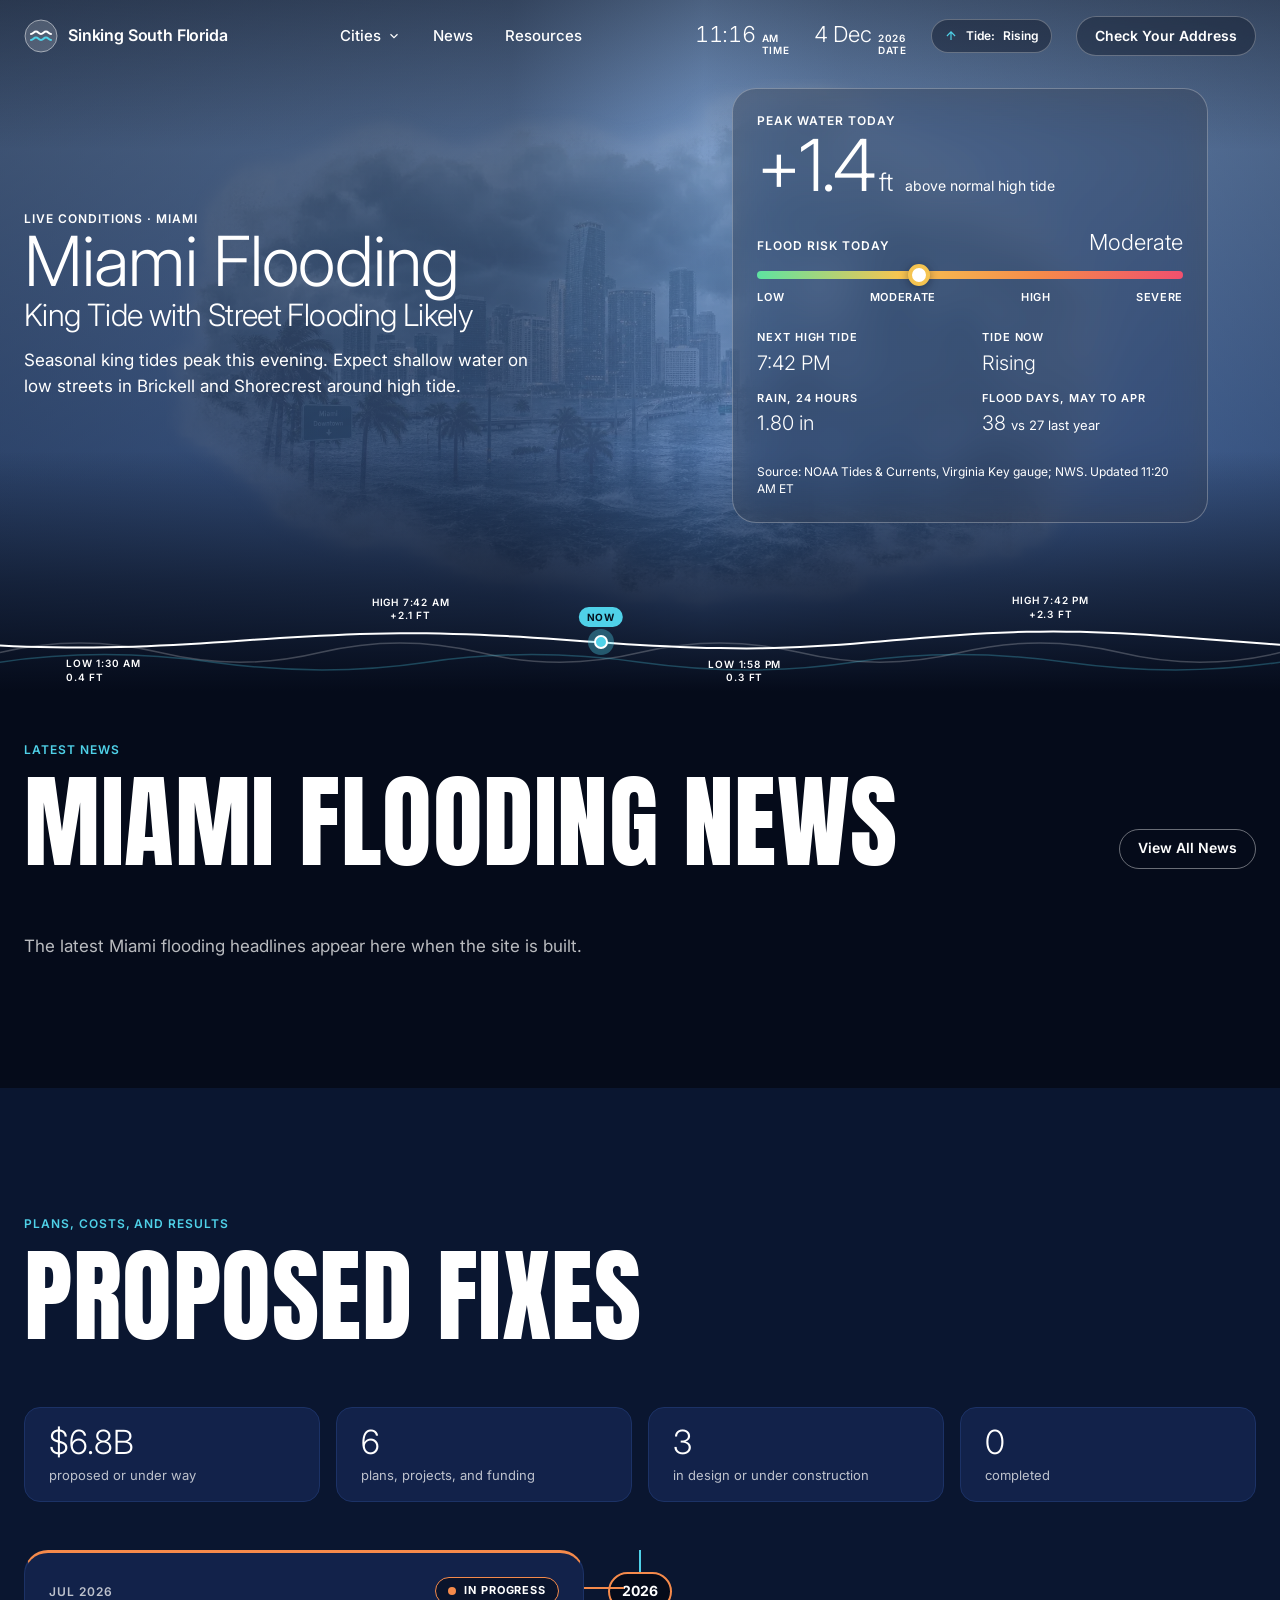
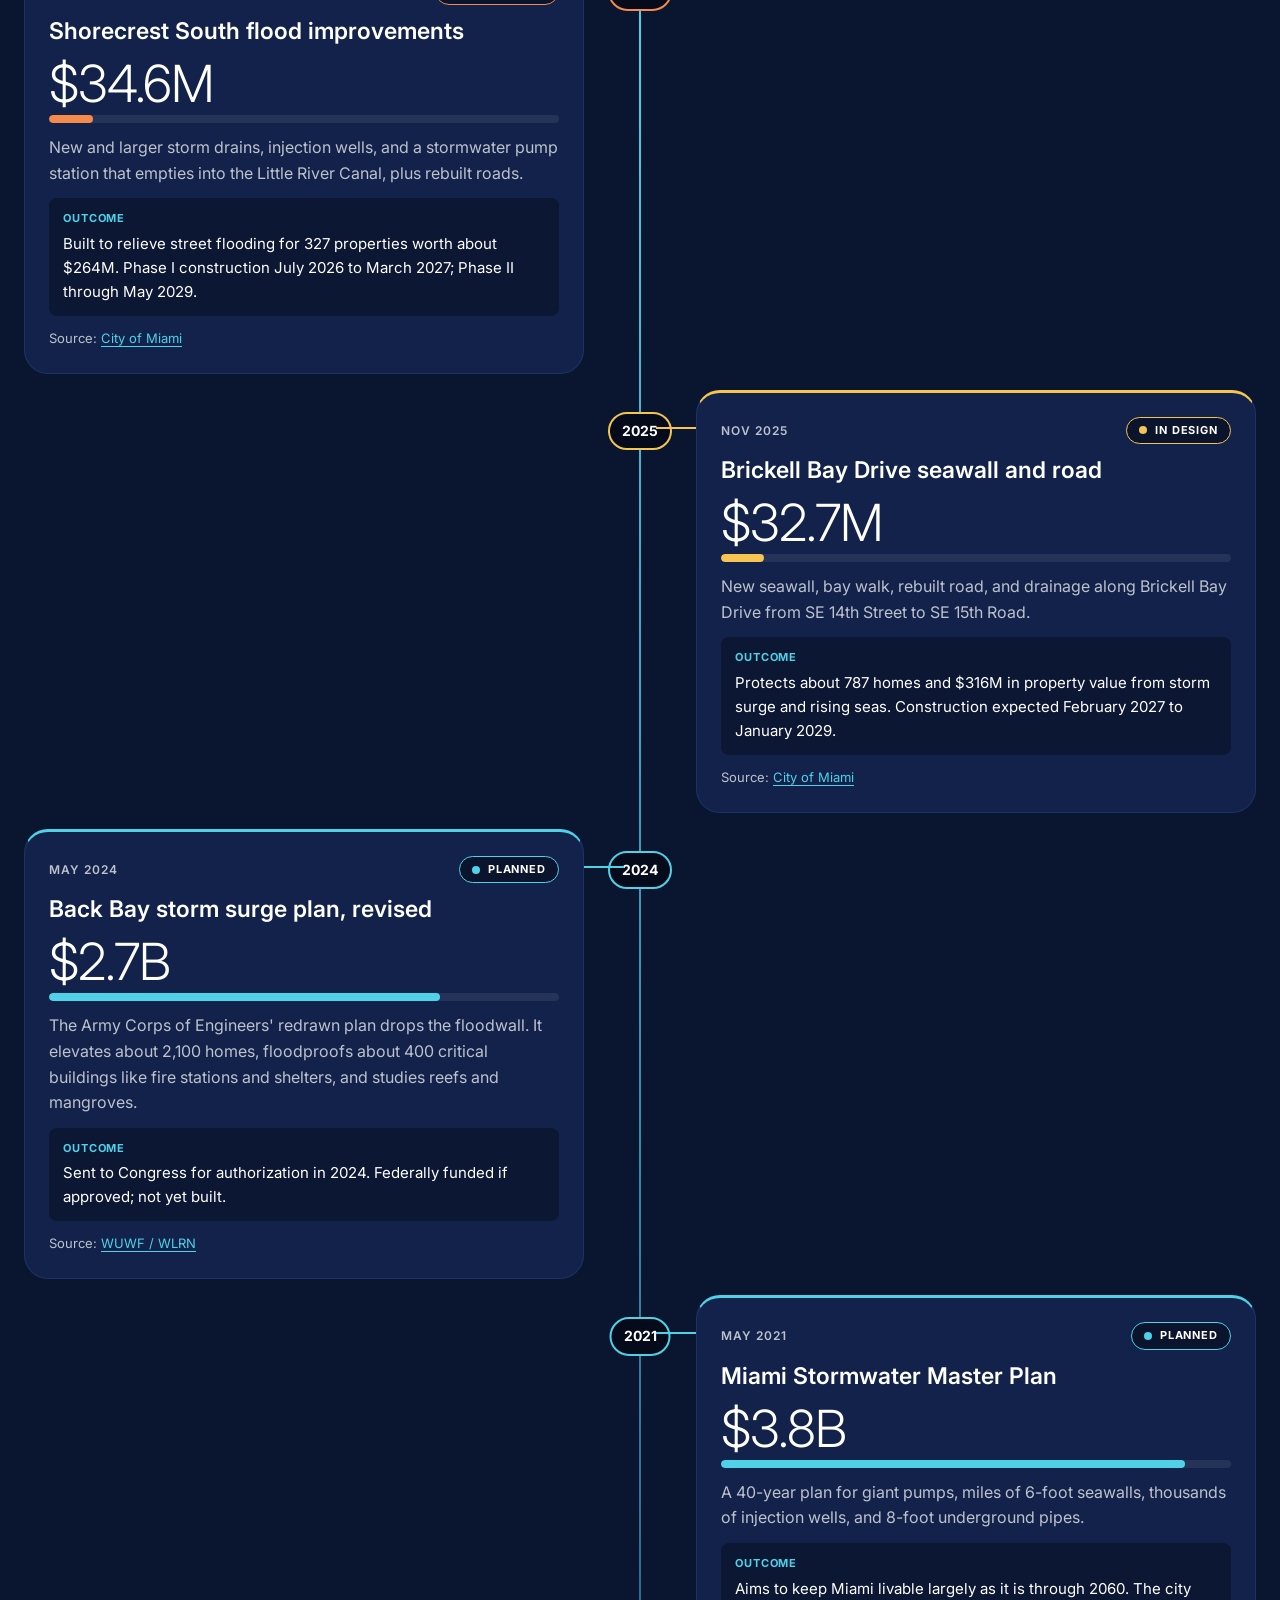
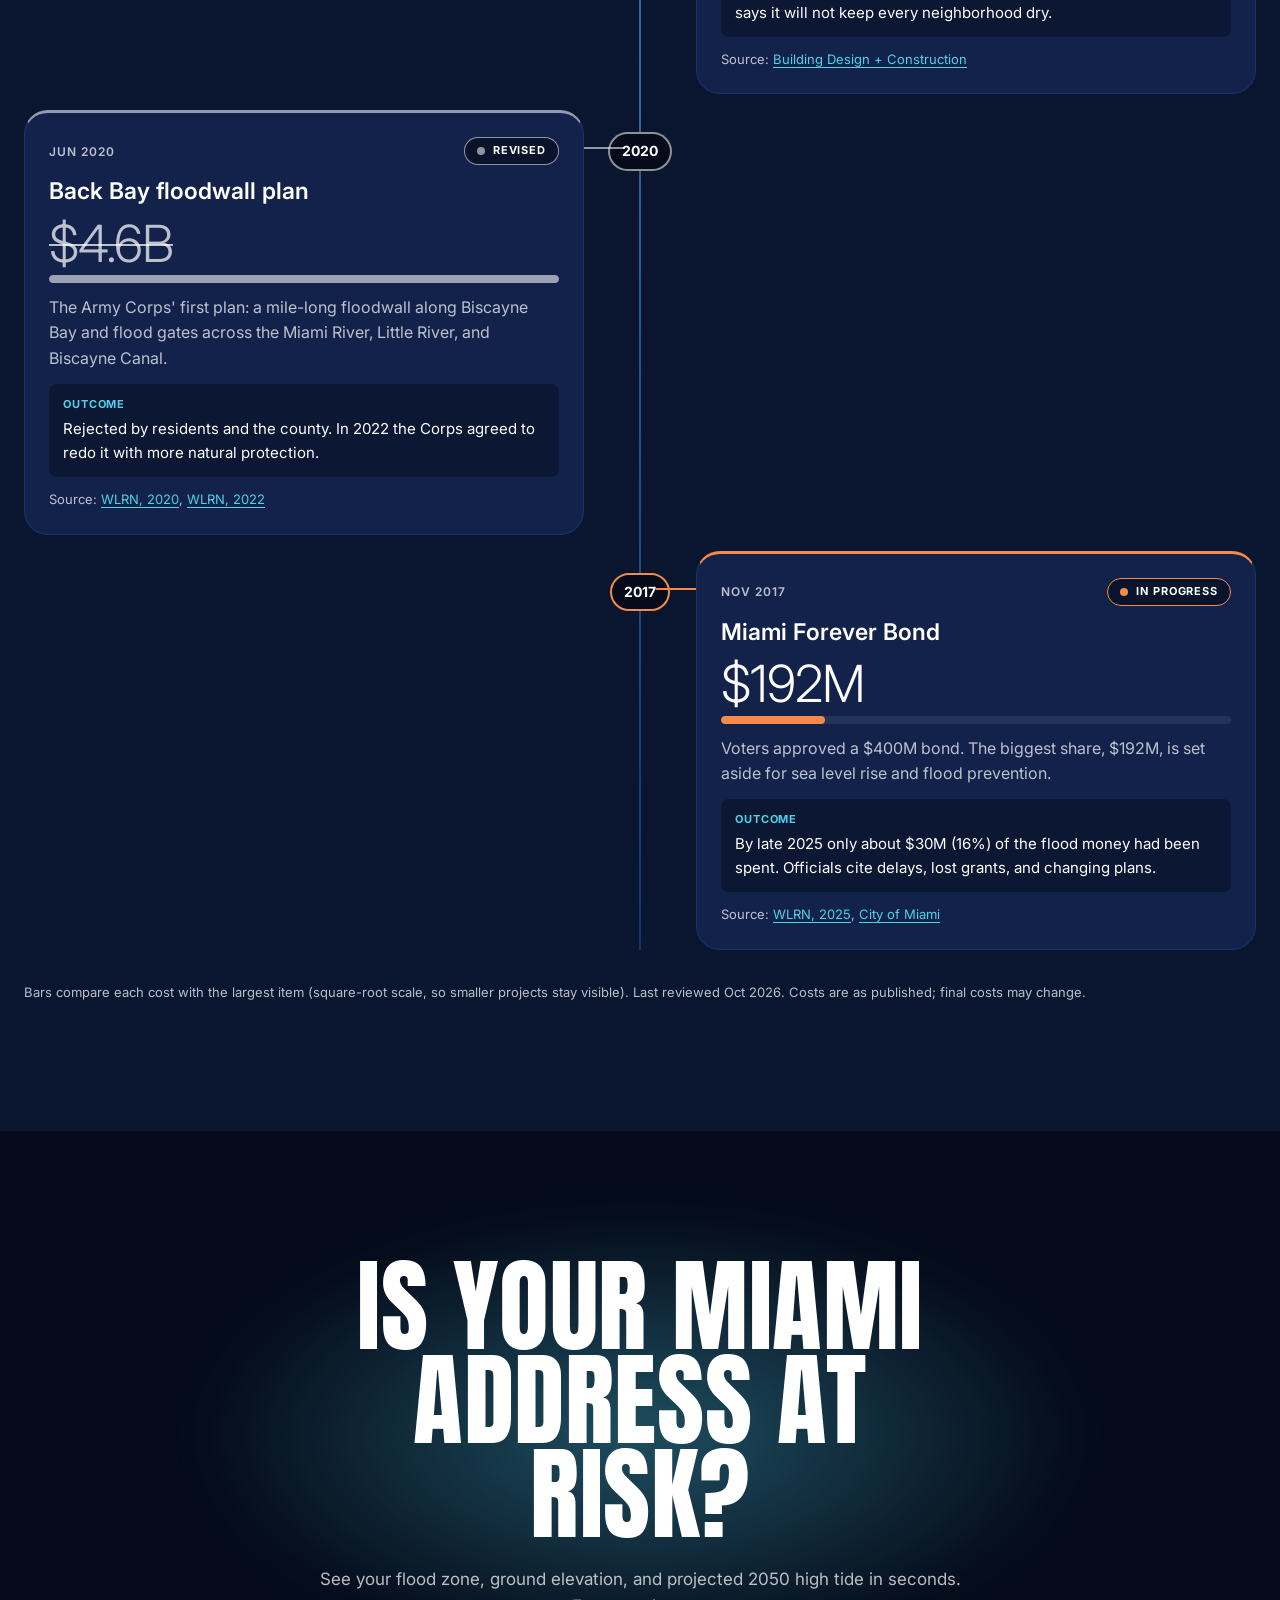
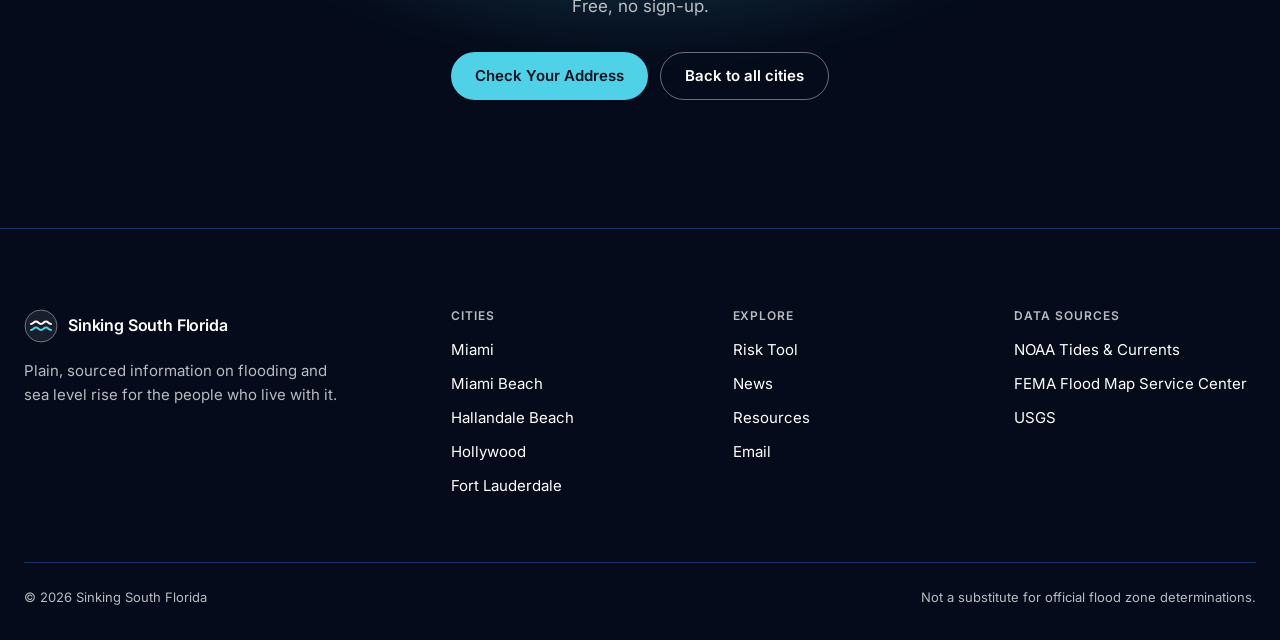
<file: miami/index.html>
<!DOCTYPE html>
<!--
  ==========================================================================
  PAGE: Miami city page (miami/index.html)
  PURPOSE: Today's flood conditions for Miami only, the latest Miami
           flooding news, and an infographic timeline of proposed fixes with
           cost and outcomes.
  TARGET KEYWORDS: miami flooding, sinking miami
  LAST EDITED: 2026-10-29, first build (template for the other city pages)
  DATA: hero values, news, and the timeline are written in at deploy by
        scripts/prerender.js. Fixes live in data/curated/timeline/miami.json
        (hand-edited, review quarterly).
  NOTES: This page sits one folder down, so every local link starts with ../
  ==========================================================================
-->
<html lang="en">
<head>
  <meta charset="utf-8">
  <meta name="viewport" content="width=device-width, initial-scale=1">
  <title>Miami Flooding &amp; King Tides Today | Sinking South Florida</title>
  <meta name="description" content="Live tide levels, flood risk, and flooding news for Miami, plus every proposed fix with its cost and results. Sinking Miami, tracked daily.">
  <link rel="canonical" href="https://miamiflooding.com/miami/">
  <meta name="theme-color" content="#050B1A">

  <!-- Open Graph / Twitter. PLACEHOLDER: create images/og-home.jpg at 1200x630 -->
  <meta property="og:type" content="website">
  <meta property="og:site_name" content="Sinking South Florida">
  <meta property="og:title" content="Miami Flooding &amp; King Tides Today">
  <meta property="og:description" content="Live tide levels, flood risk, and flooding news for Miami, plus every proposed fix with its cost and results. Sinking Miami, tracked daily.">
  <meta property="og:url" content="https://miamiflooding.com/miami/">
  <meta property="og:image" content="https://miamiflooding.com/images/og-home.jpg">
  <meta name="twitter:card" content="summary_large_image">
  <meta name="twitter:title" content="Miami Flooding &amp; King Tides Today">
  <meta name="twitter:description" content="Live tide levels, flood risk, and flooding news for Miami, plus every proposed fix with its cost and results. Sinking Miami, tracked daily.">
  <meta name="twitter:image" content="https://miamiflooding.com/images/og-home.jpg">

  <!-- Fonts: Anton (section headlines) + Inter (everything else) -->
  <link rel="preconnect" href="https://fonts.googleapis.com">
  <link rel="preconnect" href="https://fonts.gstatic.com" crossorigin>
  <link rel="stylesheet" href="https://fonts.googleapis.com/css2?family=Anton&family=Inter:wght@300;400;500;600;700&display=swap">

  <!-- Hero photo loads first (it's above the fold) -->
  <link rel="preload" as="image" href="../images/hero-miami.webp" type="image/webp">

  <link rel="stylesheet" href="../css/tokens.css">
  <link rel="stylesheet" href="../css/base.css">
  <link rel="stylesheet" href="../css/components.css">
  <link rel="stylesheet" href="../css/pages.css">

  <!-- Structured data: WebPage + Place (city, with coordinates) + BreadcrumbList -->
  <script type="application/ld+json">
{
    "@context": "https://schema.org",
    "@graph": [
      {
        "@type": "WebPage",
        "@id": "https://miamiflooding.com/miami/#webpage",
        "url": "https://miamiflooding.com/miami/",
        "name": "Miami Flooding & King Tides Today | Sinking South Florida",
        "description": "Live tide levels, flood risk, and flooding news for Miami, plus every proposed fix with its cost and results. Sinking Miami, tracked daily.",
        "inLanguage": "en",
        "isPartOf": {
          "@id": "https://miamiflooding.com/#website"
        },
        "about": {
          "@id": "https://miamiflooding.com/miami/#place"
        }
      },
      {
        "@type": "Place",
        "@id": "https://miamiflooding.com/miami/#place",
        "name": "Miami, Florida",
        "geo": {
          "@type": "GeoCoordinates",
          "latitude": 25.7617,
          "longitude": -80.1918
        }
      },
      {
        "@type": "BreadcrumbList",
        "itemListElement": [
          {
            "@type": "ListItem",
            "position": 1,
            "name": "Home",
            "item": "https://miamiflooding.com/"
          },
          {
            "@type": "ListItem",
            "position": 2,
            "name": "Miami",
            "item": "https://miamiflooding.com/miami/"
          }
        ]
      }
    ]
  }
  </script>

  <!-- Adds .js to <html> before paint so JS-only UI doesn't flash -->
  <script>document.documentElement.classList.add('js');</script>
  <script src="../js/config.js" defer></script>
  <script src="../js/main.js" defer></script>
  <script src="../js/hero.js" defer></script>
  <script src="../js/alerts.js" defer></script>
</head>
<body>

<a class="skip-link" href="#main">Skip to content</a>

<!-- ===== SECTION: Header (global) ===== -->
<header class="site-header site-header--hero" data-header>
  <div class="site-header__inner container">

    <a class="brand" href="../" aria-label="Sinking South Florida, home">
      <!-- Logo mark: placeholder wave in a circle. Swap for the final logo SVG. -->
      <svg class="brand__mark" viewBox="0 0 34 34" aria-hidden="true">
        <circle cx="17" cy="17" r="16" fill="rgba(255,255,255,0.16)" stroke="rgba(255,255,255,0.5)"/>
        <path d="M7 15c2.5 0 2.5-2.4 5-2.4s2.5 2.4 5 2.4 2.5-2.4 5-2.4 2.5 2.4 5 2.4" fill="none" stroke="#fff" stroke-width="2" stroke-linecap="round"/>
        <path d="M7 21c2.5 0 2.5-2.4 5-2.4s2.5 2.4 5 2.4 2.5-2.4 5-2.4 2.5 2.4 5 2.4" fill="none" stroke="#4FD1E8" stroke-width="2" stroke-linecap="round"/>
      </svg>
      <span>Sinking South Florida</span>
    </a>

    <nav class="site-nav" id="site-nav" aria-label="Primary" data-nav>
      <ul class="site-nav__list" role="list">
        <li class="has-dropdown" data-dropdown>
          <!-- JS version: a button that opens the menu -->
          <button class="site-nav__link site-nav__toggle js-only" type="button" aria-expanded="false" aria-controls="cities-menu" data-dropdown-toggle>
            Cities
            <svg viewBox="0 0 24 24" fill="none" stroke="currentColor" stroke-width="2" aria-hidden="true"><path d="m6 9 6 6 6-6"/></svg>
          </button>
          <!-- No-JS version: a link; the menu still opens on hover and focus -->
          <a class="site-nav__link no-js-only" href="../#your-city">Cities</a>
          <ul class="dropdown" id="cities-menu" role="list">
            <li><a href="../miami/">Miami</a></li>
            <li><a href="../miami-beach/">Miami Beach <span class="label" style="color:var(--text-secondary)">South Beach</span></a></li>
            <li><a href="../hallandale-beach/">Hallandale Beach</a></li>
            <li><a href="../hollywood/">Hollywood</a></li>
            <li><a href="../fort-lauderdale/">Fort Lauderdale</a></li>
          </ul>
        </li>
        <li><a class="site-nav__link" href="../news/">News</a></li>
        <li><a class="site-nav__link" href="../resources/">Resources</a></li>
        <li class="site-nav__cta"><a class="btn btn--primary" href="../#check-your-address" data-close-menu>Check Your Address</a></li>
      </ul>
    </nav>

    <!-- Live time and date (Miami time), plus tide status. Filled by main.js; hidden without JS. -->
    <div class="site-header__meta js-only">
      <p class="clock"><span class="clock__time" data-clock-time>--:--</span><span class="clock__sub"><span data-clock-ampm>AM</span><br>Time</span></p>
      <p class="clock"><span class="clock__time" data-clock-date>-- ---</span><span class="clock__sub"><span data-clock-year>2026</span><br>Date</span></p>
      <!-- PLACEHOLDER: tide direction from NOAA predictions for the active city -->
      <p class="tide-pill">
        <svg viewBox="0 0 24 24" fill="none" stroke="currentColor" stroke-width="2" aria-hidden="true"><path d="M12 19V5M5 12l7-7 7 7"/></svg>
        Tide: <span data-field="tide-status">Rising</span>
      </p>
    </div>

    <a class="btn btn--glass btn--sm site-header__cta" href="../#check-your-address">Check Your Address</a>

    <button class="menu-toggle js-only" type="button" aria-expanded="false" aria-controls="site-nav" aria-label="Open menu" data-menu-toggle>
      <span class="menu-toggle__bars"></span>
    </button>
  </div>
</header>
<!-- ===== END: Header ===== -->

<main id="main">

<!-- ===== SECTION: Hero ===== -->
<!-- City page hero: compact, Miami only. Values are written in at deploy
     by scripts/prerender.js (data-field elements); hero.js keeps the tide
     wave's "Now" dot live and shows "Data delayed" if the data goes stale.
     Sample values below only show if the site was built without data. -->
<section class="hero hero--city" id="hero" data-hero data-city="miami" aria-labelledby="hero-title">

  <!-- Background: sky gradient (CSS) + center photo + fade to navy -->
  <div class="hero__bg" aria-hidden="true">
    <!-- IMAGE: storm over the Miami skyline and Biscayne Bay. The PNG already has soft, transparent
         edges, so it blends into the sky without a CSS mask. images/hero.png is the original;
         hero-miami.webp is the compressed copy browsers load (about 460KB vs 2.9MB).
         To swap the photo: replace both files, keeping the names, or update the paths here. -->
    <picture>
      <source srcset="../images/hero-miami.webp" type="image/webp">
      <img class="hero__image" src="../images/hero.png" width="1672" height="941" alt="" fetchpriority="high" decoding="async">
    </picture>
  </div>

  <div class="hero__inner hero-city container">
    <div class="hero-city__head">
      <p class="label hero__eyebrow">Live conditions · <span data-field="city-name">Miami</span></p>
      <!-- PRERENDER:hero-h1 START (city keyword + today's condition) -->
      <h1 class="hero__title hero__title--city" id="hero-title">
        <span class="hero__title-1">Miami Flooding</span>
        <span class="hero__title-2">King Tide with Street Flooding Likely<span class="visually-hidden"> today</span></span>
      </h1>
      <!-- PRERENDER:hero-h1 END -->
      <p class="hero__summary" data-field="summary">Seasonal king tides peak this evening. Expect shallow water on low streets around high tide.</p>
    </div>

    <!-- Today's numbers for Miami -->
    <div class="hero-city__panel glass">
      <div class="hero-city__peak">
        <p class="label">Peak water today</p>
        <p class="hero-city__num"><span data-field="water-level">+2.2</span><span class="hero-city__unit">ft</span></p>
        <p class="hero-city__cap">above normal high tide</p>
      </div>
      <div class="risk-meter" data-risk-meter data-risk="severe" style="--pos: 88%">
        <div class="risk-meter__top">
          <span class="label">Flood risk today</span>
          <span class="risk-meter__value" data-field="risk-label">Severe</span>
        </div>
        <div class="risk-meter__track" aria-hidden="true"><span class="risk-meter__marker"></span></div>
        <div class="risk-meter__scale" aria-hidden="true"><span>Low</span><span>Moderate</span><span>High</span><span>Severe</span></div>
      </div>
      <dl class="hero-city__facts">
        <div><dt>Next high tide</dt><dd data-field="next-high">7:42 PM</dd></div>
        <div><dt>Tide now</dt><dd data-field="tide-status">Rising</dd></div>
        <div><dt>Rain, 24 hours</dt><dd><span data-field="rainfall">0.4</span> in</dd></div>
        <div><dt>Flood days, May to Apr</dt><dd><span data-field="flood-days">19</span> <span class="hero-city__vs">vs <span data-field="flood-days-last">24</span> last year</span></dd></div>
      </dl>
      <p class="hero__source">Source: NOAA Tides &amp; Currents, <span data-field="gauge">Virginia Key</span> gauge; NWS. Updated <span data-field="updated">11:20 AM</span> ET<span class="hero__delayed" data-delayed hidden> · Data delayed</span></p>
    </div>
  </div>

  <!-- Tide wave: 24h tide curve for the active city.
       The static path below is Miami's sample curve (generated by hero.js).
       PLACEHOLDER: tide predictions from NOAA CO-OPS API -->
  <div class="tide" role="img" data-tide-aria aria-label="Today's sample tide curve: high 7:42 AM at 2.1 feet, low 1:58 PM at 0.3 feet, high 7:42 PM at 2.3 feet.">
    <!-- Decorative drifting swells (animation off under reduced motion) -->
    <svg class="tide__ghost tide__ghost--1" viewBox="0 0 2000 100" preserveAspectRatio="none" aria-hidden="true"><path d="M0 60 Q125 40 250 60 T500 60 T750 60 T1000 60 T1250 60 T1500 60 T1750 60 T2000 60"/></svg>
    <svg class="tide__ghost tide__ghost--2" viewBox="0 0 2000 100" preserveAspectRatio="none" aria-hidden="true"><path d="M0 70 Q160 54 333 70 T667 70 T1000 70 T1333 70 T1667 70 T2000 70"/></svg>

    <!-- PRERENDER:hero-tide START -->
    <svg class="tide__svg" viewBox="0 0 1000 100" preserveAspectRatio="none" aria-hidden="true">
      <path class="tide__path" data-tide-path d="M0.0 62.7 L10.4 64.1 L20.8 65.3 L31.3 66.2 L41.7 66.9 L52.1 67.3 L62.5 67.5 L72.9 67.3 L83.3 66.9 L93.8 66.2 L104.2 65.3 L114.6 64.1 L125.0 62.7 L135.4 61.0 L145.8 59.2 L156.3 57.3 L166.7 55.2 L177.1 53.1 L187.5 50.9 L197.9 48.7 L208.3 46.5 L218.8 44.3 L229.2 42.3 L239.6 40.4 L250.0 38.6 L260.4 37.0 L270.8 35.6 L281.3 34.5 L291.7 33.6 L302.1 33.0 L312.5 32.6 L322.9 32.5 L333.3 32.7 L343.8 33.2 L354.2 34.0 L364.6 35.0 L375.0 36.3 L385.4 37.8 L395.8 39.6 L406.3 41.5 L416.7 43.5 L427.1 45.7 L437.5 47.9 L447.9 50.3 L458.3 52.6 L468.8 54.9 L479.2 57.1 L489.6 59.2 L500.0 61.3 L510.4 63.1 L520.8 64.8 L531.3 66.2 L541.7 67.4 L552.1 68.4 L562.5 69.0 L572.9 69.4 L583.3 69.5 L593.8 69.3 L604.2 68.7 L614.6 67.7 L625.0 66.3 L635.4 64.7 L645.8 62.7 L656.3 60.5 L666.7 58.0 L677.1 55.4 L687.5 52.7 L697.9 49.9 L708.3 47.1 L718.8 44.3 L729.2 41.6 L739.6 39.1 L750.0 36.7 L760.4 34.6 L770.8 32.7 L781.3 31.1 L791.7 29.9 L802.1 29.0 L812.5 28.5 L822.9 28.4 L833.3 28.6 L843.8 29.2 L854.2 30.1 L864.6 31.2 L875.0 32.7 L885.4 34.4 L895.8 36.4 L906.3 38.5 L916.7 40.8 L927.1 43.3 L937.5 45.8 L947.9 48.4 L958.3 51.0 L968.8 53.6 L979.2 56.1 L989.6 58.4 L1000.0 60.7"/>
    </svg>

    <ul class="tide__labels" role="list" aria-hidden="true" data-tide-labels>
      <li class="tide__label tide__label--low is-start" style="left:6.25%;top:67.49%"><span>LOW 1:30 AM</span><span>0.4 FT</span></li>
      <li class="tide__label tide__label--high" style="left:32.08%;top:32.51%"><span>HIGH 7:42 AM</span><span>+2.1 FT</span></li>
      <li class="tide__label tide__label--low" style="left:58.19%;top:69.54%"><span>LOW 1:58 PM</span><span>0.3 FT</span></li>
      <li class="tide__label tide__label--high" style="left:82.08%;top:28.40%"><span>HIGH 7:42 PM</span><span>+2.3 FT</span></li>
    </ul>
    <!-- "Now" marker. Static at 10:30 AM without JS; hero.js moves it to the current Miami time. -->
    <span class="tide__now" data-tide-now style="left:43.75%;top:47.95%" aria-hidden="true"><span class="tide__now-label">Now</span></span>
    <!-- PRERENDER:hero-tide END -->
  </div>

  <!-- PRERENDER:hero-data START (this city's data as JSON for hero.js; empty = sample) -->
  <!-- PRERENDER:hero-data END -->
</section>
<!-- ===== END: Hero ===== -->

<!-- ===== SECTION: City news ===== -->
<!-- 3 newest stories that mention Miami. If there aren't 3, regional South
     Florida flooding stories fill in, tagged "Regional". Rendered at deploy. -->
<section class="section news" id="news" aria-labelledby="news-title">
  <div class="container">
    <div class="section-head">
      <div class="section-head__text">
        <div class="section-head__row">
          <!-- PRERENDER:news-status START -->
          <p class="label section-head__eyebrow">Latest news</p>
          <!-- PRERENDER:news-status END -->
        </div>
        <h2 class="display" id="news-title">Miami flooding news</h2>
      </div>
      <a class="btn btn--outline btn--sm" href="../news/">View All News</a>
    </div>
    <!-- Pinned: active weather alerts and public meetings in the next 7 days.
         Written at deploy by scripts/prerender.js; js/alerts.js refreshes the
         weather alerts live from the National Weather Service. Hidden when
         nothing is pinned. Settings: config/alerts.json, config/meetings.json -->
    <!-- PRERENDER:pins START -->
    <ul class="pins" role="list" data-pins></ul>
    <!-- PRERENDER:pins END -->

    <!-- PRERENDER:news-cards START (city-filtered headlines from data/news.json) -->
    <p class="lede">The latest Miami flooding headlines appear here when the site is built.</p>
    <!-- PRERENDER:news-cards END -->
  </div>
</section>
<!-- ===== END: City news ===== -->


<!-- ===== SECTION: Proposed fixes ===== -->
<!-- Infographic timeline of plans and projects, newest first. Data:
     data/curated/timeline/miami.json (hand-edited, review quarterly).
     Rendered by scripts/prerender.js (also run once when the page was built,
     so the timeline shows even without the deploy step). -->
<section class="section section--alt fixes" id="fixes" aria-labelledby="fixes-title">
  <div class="container">
    <div class="section-head">
      <div class="section-head__text">
        <p class="label section-head__eyebrow">Plans, costs, and results</p>
        <h2 class="display" id="fixes-title">Proposed fixes</h2>
      </div>
    </div>
    <!-- PRERENDER:fixes START -->
    <div class="fixes__summary">
      <div class="fixes__sum"><p class="fixes__sum-num">$6.8B</p><p class="fixes__sum-label">proposed or under way</p></div>
      <div class="fixes__sum"><p class="fixes__sum-num">6</p><p class="fixes__sum-label">plans, projects, and funding</p></div>
      <div class="fixes__sum"><p class="fixes__sum-num">3</p><p class="fixes__sum-label">in design or under construction</p></div>
      <div class="fixes__sum"><p class="fixes__sum-num">0</p><p class="fixes__sum-label">completed</p></div>
    </div>
    <ol class="timeline" role="list">
      <li class="tl" data-status="in-progress">
        <span class="tl__year" aria-hidden="true">2026</span>
        <article class="tl__card">
          <div class="tl__top"><time class="tl__when" datetime="2026-07-01">Jul 2026</time><span class="tl__status">In progress</span></div>
          <h3 class="tl__title">Shorecrest South flood improvements</h3>
          <div class="tl__cost">
            <p class="tl__cost-num">$34.6M</p>
            <div class="tl__bar" aria-hidden="true"><span style="width:8.7%"></span></div>
          </div>
          <p class="tl__summary">New and larger storm drains, injection wells, and a stormwater pump station that empties into the Little River Canal, plus rebuilt roads.</p>
          <p class="tl__outcome"><strong>Outcome</strong>Built to relieve street flooding for 327 properties worth about $264M. Phase I construction July 2026 to March 2027; Phase II through May 2029.</p>
          <p class="tl__sources">Source: <a href="https://www.miami.gov/My-Government/Departments/Resilience-and-Public-Works/Resilience-and-Public-Works-Projects-Per-District/District-5-Resilience-and-Public-Works-Projects/Shorecrest-South-Neighborhood-Flood-Improvements" rel="noopener">City of Miami</a></p>
        </article>
      </li>
      <li class="tl" data-status="in-design">
        <span class="tl__year" aria-hidden="true">2025</span>
        <article class="tl__card">
          <div class="tl__top"><time class="tl__when" datetime="2025-11-19">Nov 2025</time><span class="tl__status">In design</span></div>
          <h3 class="tl__title">Brickell Bay Drive seawall and road</h3>
          <div class="tl__cost">
            <p class="tl__cost-num">$32.7M</p>
            <div class="tl__bar" aria-hidden="true"><span style="width:8.4%"></span></div>
          </div>
          <p class="tl__summary">New seawall, bay walk, rebuilt road, and drainage along Brickell Bay Drive from SE 14th Street to SE 15th Road.</p>
          <p class="tl__outcome"><strong>Outcome</strong>Protects about 787 homes and $316M in property value from storm surge and rising seas. Construction expected February 2027 to January 2029.</p>
          <p class="tl__sources">Source: <a href="https://www.miami.gov/My-Government/Departments/Resilience-and-Public-Works/Resilience-and-Public-Works-Projects-Per-District/District-2-Resilience-and-Public-Works-Projects/Brickell-Bay-Drive-Seawall-Resiliency-Improvements" rel="noopener">City of Miami</a></p>
        </article>
      </li>
      <li class="tl" data-status="planned">
        <span class="tl__year" aria-hidden="true">2024</span>
        <article class="tl__card">
          <div class="tl__top"><time class="tl__when" datetime="2024-05-01">May 2024</time><span class="tl__status">Planned</span></div>
          <h3 class="tl__title">Back Bay storm surge plan, revised</h3>
          <div class="tl__cost">
            <p class="tl__cost-num">$2.7B</p>
            <div class="tl__bar" aria-hidden="true"><span style="width:76.6%"></span></div>
          </div>
          <p class="tl__summary">The Army Corps of Engineers' redrawn plan drops the floodwall. It elevates about 2,100 homes, floodproofs about 400 critical buildings like fire stations and shelters, and studies reefs and mangroves.</p>
          <p class="tl__outcome"><strong>Outcome</strong>Sent to Congress for authorization in 2024. Federally funded if approved; not yet built.</p>
          <p class="tl__sources">Source: <a href="https://www.wuwf.org/florida-news/2024-05-08/plan-to-spend-2-7-billion-to-protect-miami-dade-from-storm-surge-headed-to-congress" rel="noopener">WUWF / WLRN</a></p>
        </article>
      </li>
      <li class="tl" data-status="planned">
        <span class="tl__year" aria-hidden="true">2021</span>
        <article class="tl__card">
          <div class="tl__top"><time class="tl__when" datetime="2021-05-01">May 2021</time><span class="tl__status">Planned</span></div>
          <h3 class="tl__title">Miami Stormwater Master Plan</h3>
          <div class="tl__cost">
            <p class="tl__cost-num">$3.8B</p>
            <div class="tl__bar" aria-hidden="true"><span style="width:90.9%"></span></div>
          </div>
          <p class="tl__summary">A 40-year plan for giant pumps, miles of 6-foot seawalls, thousands of injection wells, and 8-foot underground pipes.</p>
          <p class="tl__outcome"><strong>Outcome</strong>Aims to keep Miami livable largely as it is through 2060. The city says it will not keep every neighborhood dry.</p>
          <p class="tl__sources">Source: <a href="https://www.bdcnetwork.com/cost-keep-miami-dry-over-next-few-decades-4-billion" rel="noopener">Building Design + Construction</a></p>
        </article>
      </li>
      <li class="tl" data-status="revised">
        <span class="tl__year" aria-hidden="true">2020</span>
        <article class="tl__card">
          <div class="tl__top"><time class="tl__when" datetime="2020-06-01">Jun 2020</time><span class="tl__status">Revised</span></div>
          <h3 class="tl__title">Back Bay floodwall plan</h3>
          <div class="tl__cost">
            <p class="tl__cost-num">$4.6B</p>
            <div class="tl__bar" aria-hidden="true"><span style="width:100.0%"></span></div>
          </div>
          <p class="tl__summary">The Army Corps' first plan: a mile-long floodwall along Biscayne Bay and flood gates across the Miami River, Little River, and Biscayne Canal.</p>
          <p class="tl__outcome"><strong>Outcome</strong>Rejected by residents and the county. In 2022 the Corps agreed to redo it with more natural protection.</p>
          <p class="tl__sources">Source: <a href="https://www.wlrn.org/post/army-corps-unveils-46-billion-plan-protect-miami-dade-storm-surge" rel="noopener">WLRN, 2020</a>, <a href="https://www.wlrn.org/news/2022-09-07/army-corps-agrees-to-redo-billion-dollar-plan-to-fortify-miami-dade-against-storm-surge" rel="noopener">WLRN, 2022</a></p>
        </article>
      </li>
      <li class="tl" data-status="in-progress">
        <span class="tl__year" aria-hidden="true">2017</span>
        <article class="tl__card">
          <div class="tl__top"><time class="tl__when" datetime="2017-11-07">Nov 2017</time><span class="tl__status">In progress</span></div>
          <h3 class="tl__title">Miami Forever Bond</h3>
          <div class="tl__cost">
            <p class="tl__cost-num">$192M</p>
            <div class="tl__bar" aria-hidden="true"><span style="width:20.4%"></span></div>
          </div>
          <p class="tl__summary">Voters approved a $400M bond. The biggest share, $192M, is set aside for sea level rise and flood prevention.</p>
          <p class="tl__outcome"><strong>Outcome</strong>By late 2025 only about $30M (16%) of the flood money had been spent. Officials cite delays, lost grants, and changing plans.</p>
          <p class="tl__sources">Source: <a href="https://www.wlrn.org/government-politics/2025-12-31/miamis-forever-bond-program-sinkhole-or-solution" rel="noopener">WLRN, 2025</a>, <a href="https://www.miami.gov/Government/Miami-Forever-Bond" rel="noopener">City of Miami</a></p>
        </article>
      </li>
    </ol>
    <p class="fixes__note">Bars compare each cost with the largest item (square-root scale, so smaller projects stay visible). Last reviewed Oct 2026. Costs are as published; final costs may change.</p>
<!-- PRERENDER:fixes END -->
  </div>
</section>
<!-- ===== END: Proposed fixes ===== -->


<!-- ===== SECTION: Final CTA ===== -->
<section class="section final-cta" aria-labelledby="cta-title">
  <div class="container final-cta__inner">
    <h2 class="display" id="cta-title">Is your Miami address at risk?</h2>
    <p class="lede">See your flood zone, ground elevation, and projected 2050 high tide in seconds. Free, no sign-up.</p>
    <div class="final-cta__buttons">
      <a class="btn btn--primary" href="../#check-your-address">Check Your Address</a>
      <a class="btn btn--outline" href="../">Back to all cities</a>
    </div>
  </div>
</section>
<!-- ===== END: Final CTA ===== -->

</main>

<!-- ===== SECTION: Footer (global) ===== -->
<footer class="site-footer">
  <div class="container">
    <div class="site-footer__grid">
      <div class="site-footer__about">
        <a class="brand" href="../">
          <svg class="brand__mark" viewBox="0 0 34 34" aria-hidden="true">
            <circle cx="17" cy="17" r="16" fill="rgba(255,255,255,0.08)" stroke="rgba(255,255,255,0.4)"/>
            <path d="M7 15c2.5 0 2.5-2.4 5-2.4s2.5 2.4 5 2.4 2.5-2.4 5-2.4 2.5 2.4 5 2.4" fill="none" stroke="#fff" stroke-width="2" stroke-linecap="round"/>
            <path d="M7 21c2.5 0 2.5-2.4 5-2.4s2.5 2.4 5 2.4 2.5-2.4 5-2.4 2.5 2.4 5 2.4" fill="none" stroke="#4FD1E8" stroke-width="2" stroke-linecap="round"/>
          </svg>
          <span>Sinking South Florida</span>
        </a>
        <p>Plain, sourced information on flooding and sea level rise for the people who live with it.</p>
      </div>
      <nav aria-label="Cities">
        <h2>Cities</h2>
        <ul role="list">
          <li><a href="../miami/">Miami</a></li>
          <li><a href="../miami-beach/">Miami Beach</a></li>
          <li><a href="../hallandale-beach/">Hallandale Beach</a></li>
          <li><a href="../hollywood/">Hollywood</a></li>
          <li><a href="../fort-lauderdale/">Fort Lauderdale</a></li>
        </ul>
      </nav>
      <nav aria-label="Explore">
        <h2>Explore</h2>
        <ul role="list">
          <li><a href="../#check-your-address">Risk Tool</a></li>
          <li><a href="../news/">News</a></li>
          <li><a href="../resources/">Resources</a></li>
          <!-- Contact the webmaster. The address is stored reversed in data-mail
               and assembled by main.js on page load, so spam bots that read
               the HTML don't see it. Hidden without JS. To change it, edit
               data-mail (reversed: "user@domain" backwards). -->
          <li class="js-only"><a href="#" data-mail="moc.liamg@SJProfliaM">Email</a></li>
        </ul>
      </nav>
      <div>
        <h2>Data sources</h2>
        <ul role="list">
          <li><a href="https://tidesandcurrents.noaa.gov/" rel="noopener">NOAA Tides &amp; Currents</a></li>
          <li><a href="https://msc.fema.gov/portal/home" rel="noopener">FEMA Flood Map Service Center</a></li>
          <li><a href="https://www.usgs.gov/" rel="noopener">USGS</a></li>
        </ul>
      </div>
    </div>
    <div class="site-footer__bottom">
      <p>&copy; 2026 Sinking South Florida</p>
      <p>Not a substitute for official flood zone determinations.</p>
    </div>
  </div>
</footer>
<!-- ===== END: Footer ===== -->

</body>
</html>
</file>
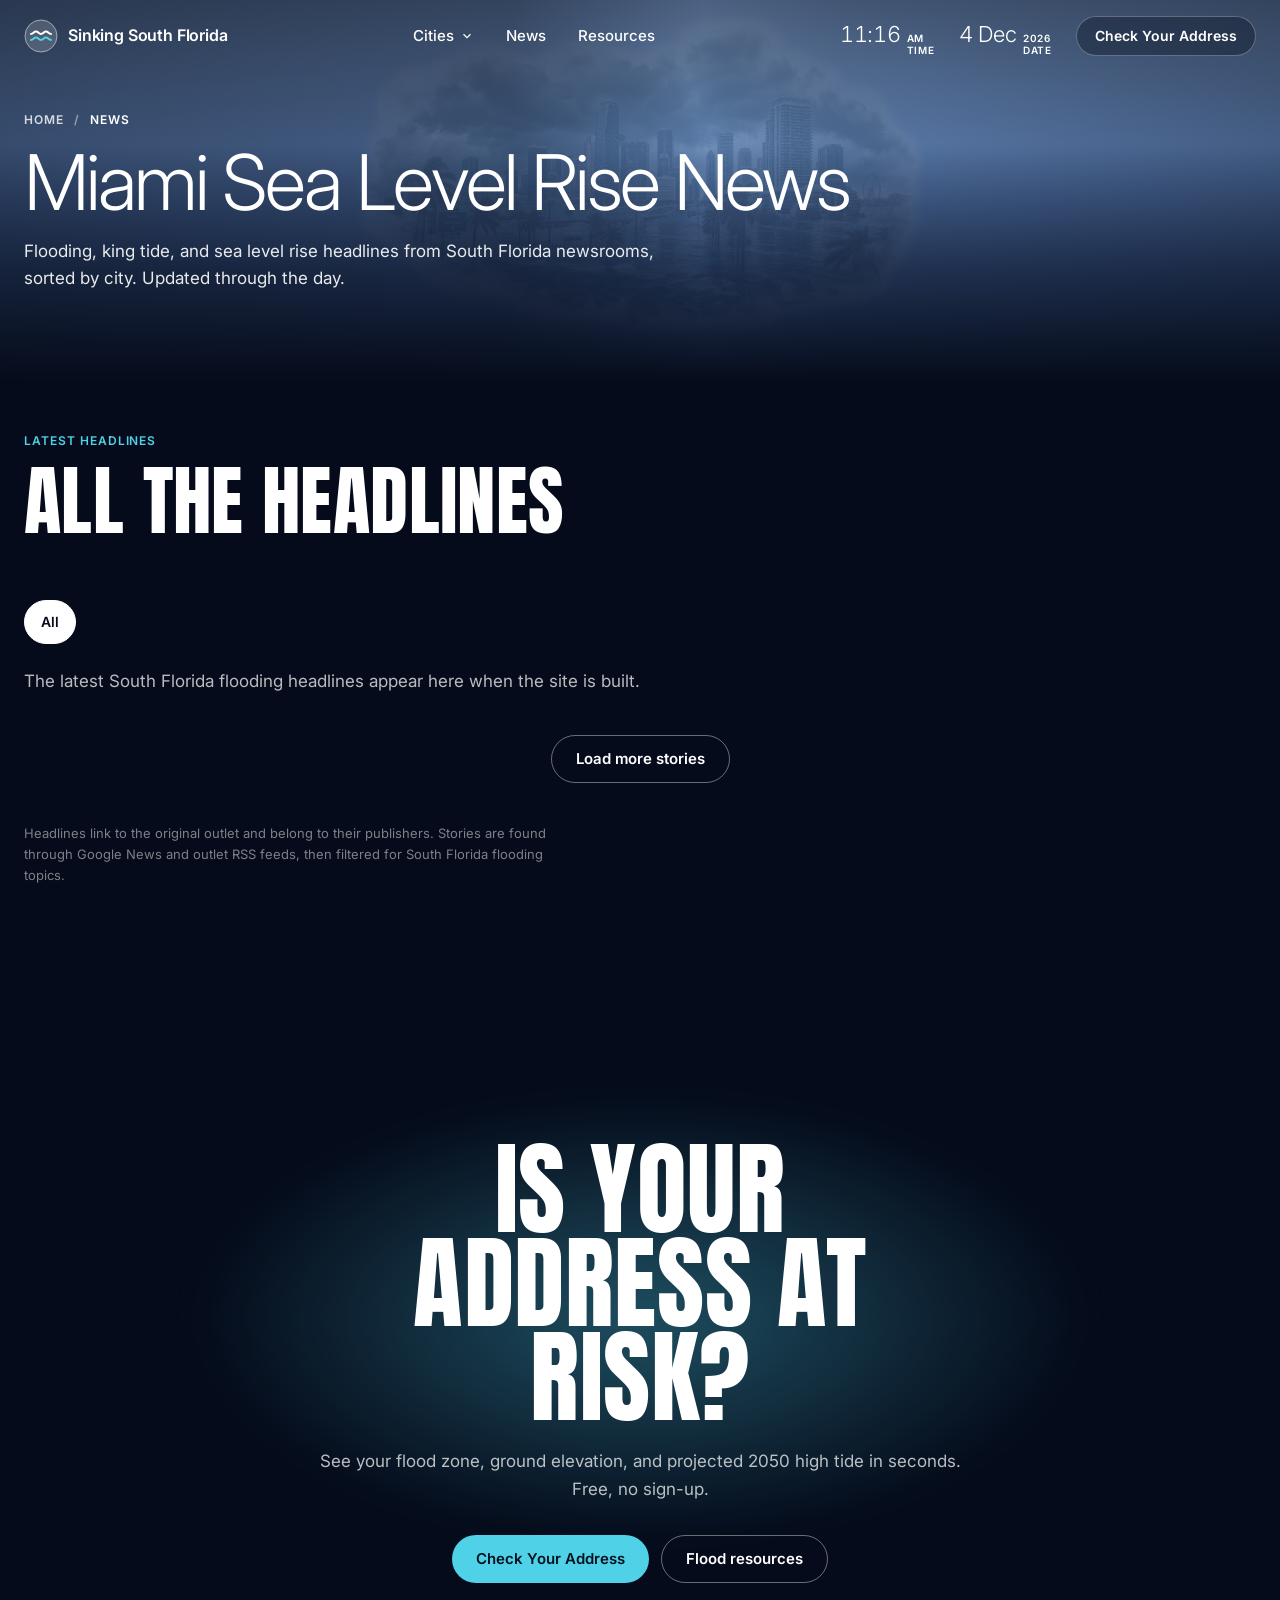
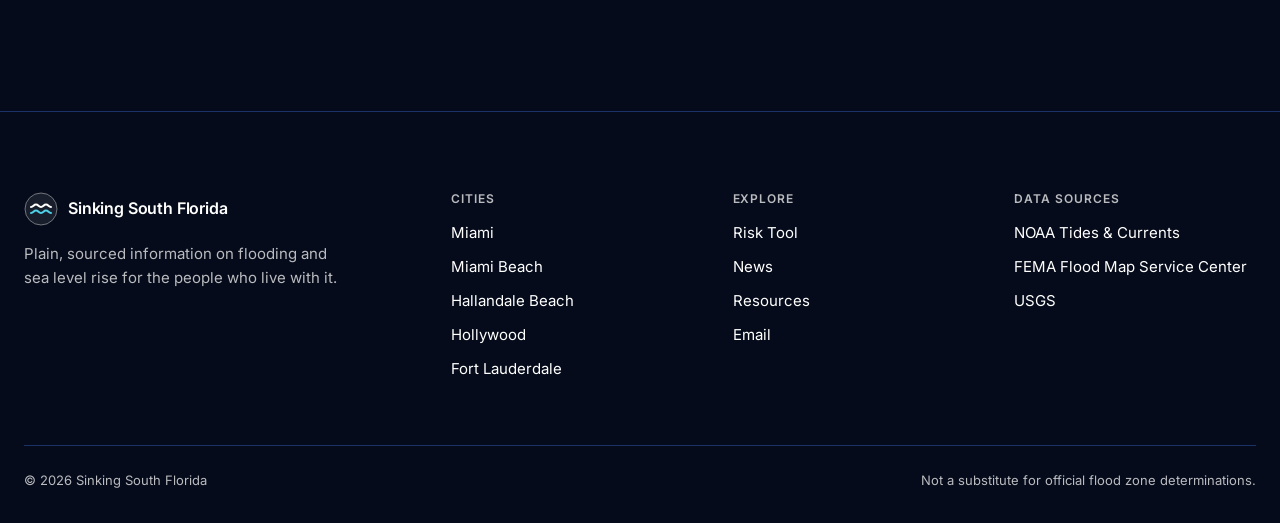
<file: news/index.html>
<!DOCTYPE html>
<!--
  ==========================================================================
  PAGE: News (news/index.html)
  PURPOSE: Every flooding and sea level rise headline the pipeline has
           collected, newest first, with city filter chips.
  TARGET KEYWORDS: miami sea level rise news
  LAST EDITED: 2026-10-29, first build
  DATA: chips, story list and the "Updated" line are written in at deploy
        by scripts/prerender.js from data/news.json. js/news.js adds the
        filters and "Load more"; without JS every story shows.
  NOTES: Headlines link to the original outlet. We store only headline,
         outlet, link, date and city tags (no article text or images).
  ==========================================================================
-->
<html lang="en">
<head>
  <meta charset="utf-8">
  <meta name="viewport" content="width=device-width, initial-scale=1">
  <title>Miami Sea Level Rise News | Sinking South Florida</title>
  <meta name="description" content="The latest Miami sea level rise and flooding news from South Florida outlets. Filter by city, from Miami Beach to Fort Lauderdale.">
  <link rel="canonical" href="https://miamiflooding.com/news/">
  <meta name="theme-color" content="#050B1A">

  <!-- Open Graph / Twitter. PLACEHOLDER: create images/og-home.jpg at 1200x630 -->
  <meta property="og:type" content="website">
  <meta property="og:site_name" content="Sinking South Florida">
  <meta property="og:title" content="Miami Sea Level Rise &amp; Flooding News">
  <meta property="og:description" content="The latest Miami sea level rise and flooding news from South Florida outlets. Filter by city, from Miami Beach to Fort Lauderdale.">
  <meta property="og:url" content="https://miamiflooding.com/news/">
  <meta property="og:image" content="https://miamiflooding.com/images/og-home.jpg">
  <meta name="twitter:card" content="summary_large_image">
  <meta name="twitter:title" content="Miami Sea Level Rise &amp; Flooding News">
  <meta name="twitter:description" content="The latest Miami sea level rise and flooding news from South Florida outlets. Filter by city, from Miami Beach to Fort Lauderdale.">
  <meta name="twitter:image" content="https://miamiflooding.com/images/og-home.jpg">

  <!-- Fonts: Anton (section headlines) + Inter (everything else) -->
  <link rel="preconnect" href="https://fonts.googleapis.com">
  <link rel="preconnect" href="https://fonts.gstatic.com" crossorigin>
  <link rel="stylesheet" href="https://fonts.googleapis.com/css2?family=Anton&family=Inter:wght@300;400;500;600;700&display=swap">

  <link rel="stylesheet" href="../css/tokens.css">
  <link rel="stylesheet" href="../css/base.css">
  <link rel="stylesheet" href="../css/components.css">
  <link rel="stylesheet" href="../css/pages.css">

  <!-- Structured data -->
  <script type="application/ld+json">
{
  "@context": "https://schema.org",
  "@graph": [
    {
      "@type": "CollectionPage",
      "@id": "https://miamiflooding.com/news/#webpage",
      "url": "https://miamiflooding.com/news/",
      "name": "Miami Sea Level Rise News | Sinking South Florida",
      "description": "The latest Miami sea level rise and flooding news from South Florida outlets. Filter by city, from Miami Beach to Fort Lauderdale.",
      "inLanguage": "en",
      "isPartOf": {
        "@id": "https://miamiflooding.com/#website"
      }
    },
    {
      "@type": "BreadcrumbList",
      "itemListElement": [
        {
          "@type": "ListItem",
          "position": 1,
          "name": "Home",
          "item": "https://miamiflooding.com/"
        },
        {
          "@type": "ListItem",
          "position": 2,
          "name": "News",
          "item": "https://miamiflooding.com/news/"
        }
      ]
    }
  ]
}
  </script>

  <!-- Adds .js to <html> before paint so JS-only UI doesn't flash -->
  <script>document.documentElement.classList.add('js');</script>
  <script src="../js/main.js" defer></script>
  <script src="../js/news.js" defer></script>
  <script src="../js/alerts.js" defer></script>
</head>
<body>

<a class="skip-link" href="#main">Skip to content</a>

<!-- ===== SECTION: Header (global) ===== -->
<header class="site-header site-header--hero" data-header>
  <div class="site-header__inner container">

    <a class="brand" href="../" aria-label="Sinking South Florida, home">
      <!-- Logo mark: placeholder wave in a circle. Swap for the final logo SVG. -->
      <svg class="brand__mark" viewBox="0 0 34 34" aria-hidden="true">
        <circle cx="17" cy="17" r="16" fill="rgba(255,255,255,0.16)" stroke="rgba(255,255,255,0.5)"/>
        <path d="M7 15c2.5 0 2.5-2.4 5-2.4s2.5 2.4 5 2.4 2.5-2.4 5-2.4 2.5 2.4 5 2.4" fill="none" stroke="#fff" stroke-width="2" stroke-linecap="round"/>
        <path d="M7 21c2.5 0 2.5-2.4 5-2.4s2.5 2.4 5 2.4 2.5-2.4 5-2.4 2.5 2.4 5 2.4" fill="none" stroke="#4FD1E8" stroke-width="2" stroke-linecap="round"/>
      </svg>
      <span>Sinking South Florida</span>
    </a>

    <nav class="site-nav" id="site-nav" aria-label="Primary" data-nav>
      <ul class="site-nav__list" role="list">
        <li class="has-dropdown" data-dropdown>
          <!-- JS version: a button that opens the menu -->
          <button class="site-nav__link site-nav__toggle js-only" type="button" aria-expanded="false" aria-controls="cities-menu" data-dropdown-toggle>
            Cities
            <svg viewBox="0 0 24 24" fill="none" stroke="currentColor" stroke-width="2" aria-hidden="true"><path d="m6 9 6 6 6-6"/></svg>
          </button>
          <!-- No-JS version: a link; the menu still opens on hover and focus -->
          <a class="site-nav__link no-js-only" href="../#your-city">Cities</a>
          <ul class="dropdown" id="cities-menu" role="list">
            <li><a href="../miami/">Miami</a></li>
            <li><a href="../miami-beach/">Miami Beach <span class="label" style="color:var(--text-secondary)">South Beach</span></a></li>
            <li><a href="../hallandale-beach/">Hallandale Beach</a></li>
            <li><a href="../hollywood/">Hollywood</a></li>
            <li><a href="../fort-lauderdale/">Fort Lauderdale</a></li>
          </ul>
        </li>
        <li><a class="site-nav__link" href="../news/" aria-current="page">News</a></li>
        <li><a class="site-nav__link" href="../resources/">Resources</a></li>
        <li class="site-nav__cta"><a class="btn btn--primary" href="../#check-your-address" data-close-menu>Check Your Address</a></li>
      </ul>
    </nav>

    <!-- Live time and date (Miami time), plus tide status. Filled by main.js; hidden without JS. -->
    <div class="site-header__meta js-only">
      <p class="clock"><span class="clock__time" data-clock-time>--:--</span><span class="clock__sub"><span data-clock-ampm>AM</span><br>Time</span></p>
      <p class="clock"><span class="clock__time" data-clock-date>-- ---</span><span class="clock__sub"><span data-clock-year>2026</span><br>Date</span></p>
    </div>

    <a class="btn btn--glass btn--sm site-header__cta" href="../#check-your-address">Check Your Address</a>

    <button class="menu-toggle js-only" type="button" aria-expanded="false" aria-controls="site-nav" aria-label="Open menu" data-menu-toggle>
      <span class="menu-toggle__bars"></span>
    </button>
  </div>
</header>
<!-- ===== END: Header ===== -->

<main id="main">

<!-- ===== SECTION: Page hero ===== -->
<!-- Short version of the home hero: same sky and photo, no data. Used on
     News, Resources, and 404. Styles: pages.css section 18. -->
<section class="hero hero--page" aria-labelledby="page-title">

  <!-- Background: sky gradient (CSS) + center photo + fade to navy -->
  <div class="hero__bg" aria-hidden="true">
    <!-- IMAGE: storm over the Miami skyline and Biscayne Bay. The PNG already has soft, transparent
         edges, so it blends into the sky without a CSS mask. images/hero.png is the original;
         hero-miami.webp is the compressed copy browsers load (about 460KB vs 2.9MB).
         To swap the photo: replace both files, keeping the names, or update the paths here. -->
    <picture>
      <source srcset="../images/hero-miami.webp" type="image/webp">
      <img class="hero__image" src="../images/hero.png" width="1672" height="941" alt="" decoding="async">
    </picture>
  </div>

  <div class="hero__inner container hero-page">
    <nav class="crumbs label" aria-label="Breadcrumb"><a href="../">Home</a><span aria-hidden="true">/</span><span aria-current="page">News</span></nav>
    <h1 class="hero-page__title" id="page-title">Miami Sea Level Rise News</h1>
    <p class="hero-page__lede">Flooding, king tide, and sea level rise headlines from South Florida newsrooms, sorted by city. Updated through the day.</p>
  </div>
</section>
<!-- ===== END: Page hero ===== -->


<!-- ===== SECTION: News feed ===== -->
<section class="section news-feed" id="news" aria-labelledby="feed-title">
  <div class="container">
    <div class="section-head">
      <div class="section-head__text">
        <!-- PRERENDER:news-status START -->
        <p class="label section-head__eyebrow">Latest headlines</p>
        <!-- PRERENDER:news-status END -->
        <h2 class="display display--sm" id="feed-title">All the headlines</h2>
      </div>
    </div>

    <!-- Active weather alerts (hidden when there are none). Written at deploy
         by scripts/prerender.js; js/alerts.js keeps them live from NWS.
         Which alerts count: config/alerts.json -->
    <div class="alerts-wrap">
      <h3 class="label section-head__eyebrow">Weather alerts now</h3>
      <!-- PRERENDER:news-alerts START -->
      <ul class="pins pins--grid" role="list" data-pins></ul>
      <!-- PRERENDER:news-alerts END -->
    </div>

    <!-- City filter chips. Hidden without JS (every story shows instead).
         Counts and the city list come from news.json at deploy. -->
    <!-- PRERENDER:news-chips START -->
    <div class="news-filter js-only" role="group" aria-label="Filter stories by city" data-news-filter>
      <button class="city-chip city-chip--plain" type="button" aria-pressed="true" data-filter="all">All</button>
    </div>
    <!-- PRERENDER:news-chips END -->

    <p class="news-feed__count js-only" aria-live="polite" data-news-count></p>

    <!-- Story list. Upcoming public meetings come first (yellow cards, from
         data/meetings.json + data/curated/meetings.json), then headlines.
         Each item carries data-cities="miami fort-lauderdale" so news.js can
         filter it. -->
    <!-- PRERENDER:news-feed START -->
    <p class="lede">The latest South Florida flooding headlines appear here when the site is built.</p>
    <!-- PRERENDER:news-feed END -->

    <div class="news-feed__more js-only">
      <button class="btn btn--outline" type="button" data-news-more hidden>Load more stories</button>
    </div>

    <p class="news-feed__note">Headlines link to the original outlet and belong to their publishers. Stories are found through Google News and outlet RSS feeds, then filtered for South Florida flooding topics.</p>
  </div>
</section>
<!-- ===== END: News feed ===== -->

<!-- FUTURE: "From the community" strip (Bluesky posts, plus Reddit posts approved
     in the daily review issue) goes here. Data: data/social.json. -->


<!-- ===== SECTION: Final CTA ===== -->
<section class="section final-cta" aria-labelledby="cta-title">
  <div class="container final-cta__inner">
    <h2 class="display" id="cta-title">Is your address at risk?</h2>
    <p class="lede">See your flood zone, ground elevation, and projected 2050 high tide in seconds. Free, no sign-up.</p>
    <div class="final-cta__buttons">
      <a class="btn btn--primary" href="../#check-your-address">Check Your Address</a>
      <a class="btn btn--outline" href="../resources/">Flood resources</a>
    </div>
  </div>
</section>
<!-- ===== END: Final CTA ===== -->

</main>

<!-- ===== SECTION: Footer (global) ===== -->
<footer class="site-footer">
  <div class="container">
    <div class="site-footer__grid">
      <div class="site-footer__about">
        <a class="brand" href="../">
          <svg class="brand__mark" viewBox="0 0 34 34" aria-hidden="true">
            <circle cx="17" cy="17" r="16" fill="rgba(255,255,255,0.08)" stroke="rgba(255,255,255,0.4)"/>
            <path d="M7 15c2.5 0 2.5-2.4 5-2.4s2.5 2.4 5 2.4 2.5-2.4 5-2.4 2.5 2.4 5 2.4" fill="none" stroke="#fff" stroke-width="2" stroke-linecap="round"/>
            <path d="M7 21c2.5 0 2.5-2.4 5-2.4s2.5 2.4 5 2.4 2.5-2.4 5-2.4 2.5 2.4 5 2.4" fill="none" stroke="#4FD1E8" stroke-width="2" stroke-linecap="round"/>
          </svg>
          <span>Sinking South Florida</span>
        </a>
        <p>Plain, sourced information on flooding and sea level rise for the people who live with it.</p>
      </div>
      <nav aria-label="Cities">
        <h2>Cities</h2>
        <ul role="list">
          <li><a href="../miami/">Miami</a></li>
          <li><a href="../miami-beach/">Miami Beach</a></li>
          <li><a href="../hallandale-beach/">Hallandale Beach</a></li>
          <li><a href="../hollywood/">Hollywood</a></li>
          <li><a href="../fort-lauderdale/">Fort Lauderdale</a></li>
        </ul>
      </nav>
      <nav aria-label="Explore">
        <h2>Explore</h2>
        <ul role="list">
          <li><a href="../#check-your-address">Risk Tool</a></li>
          <li><a href="../news/">News</a></li>
          <li><a href="../resources/">Resources</a></li>
          <!-- Contact the webmaster. The address is stored reversed in data-mail
               and assembled by main.js on page load, so spam bots that read
               the HTML don't see it. Hidden without JS. To change it, edit
               data-mail (reversed: "user@domain" backwards). -->
          <li class="js-only"><a href="#" data-mail="moc.liamg@SJProfliaM">Email</a></li>
        </ul>
      </nav>
      <div>
        <h2>Data sources</h2>
        <ul role="list">
          <li><a href="https://tidesandcurrents.noaa.gov/" rel="noopener">NOAA Tides &amp; Currents</a></li>
          <li><a href="https://msc.fema.gov/portal/home" rel="noopener">FEMA Flood Map Service Center</a></li>
          <li><a href="https://www.usgs.gov/" rel="noopener">USGS</a></li>
        </ul>
      </div>
    </div>
    <div class="site-footer__bottom">
      <p>&copy; 2026 Sinking South Florida</p>
      <p>Not a substitute for official flood zone determinations.</p>
    </div>
  </div>
</footer>
<!-- ===== END: Footer ===== -->

</body>
</html>
</file>
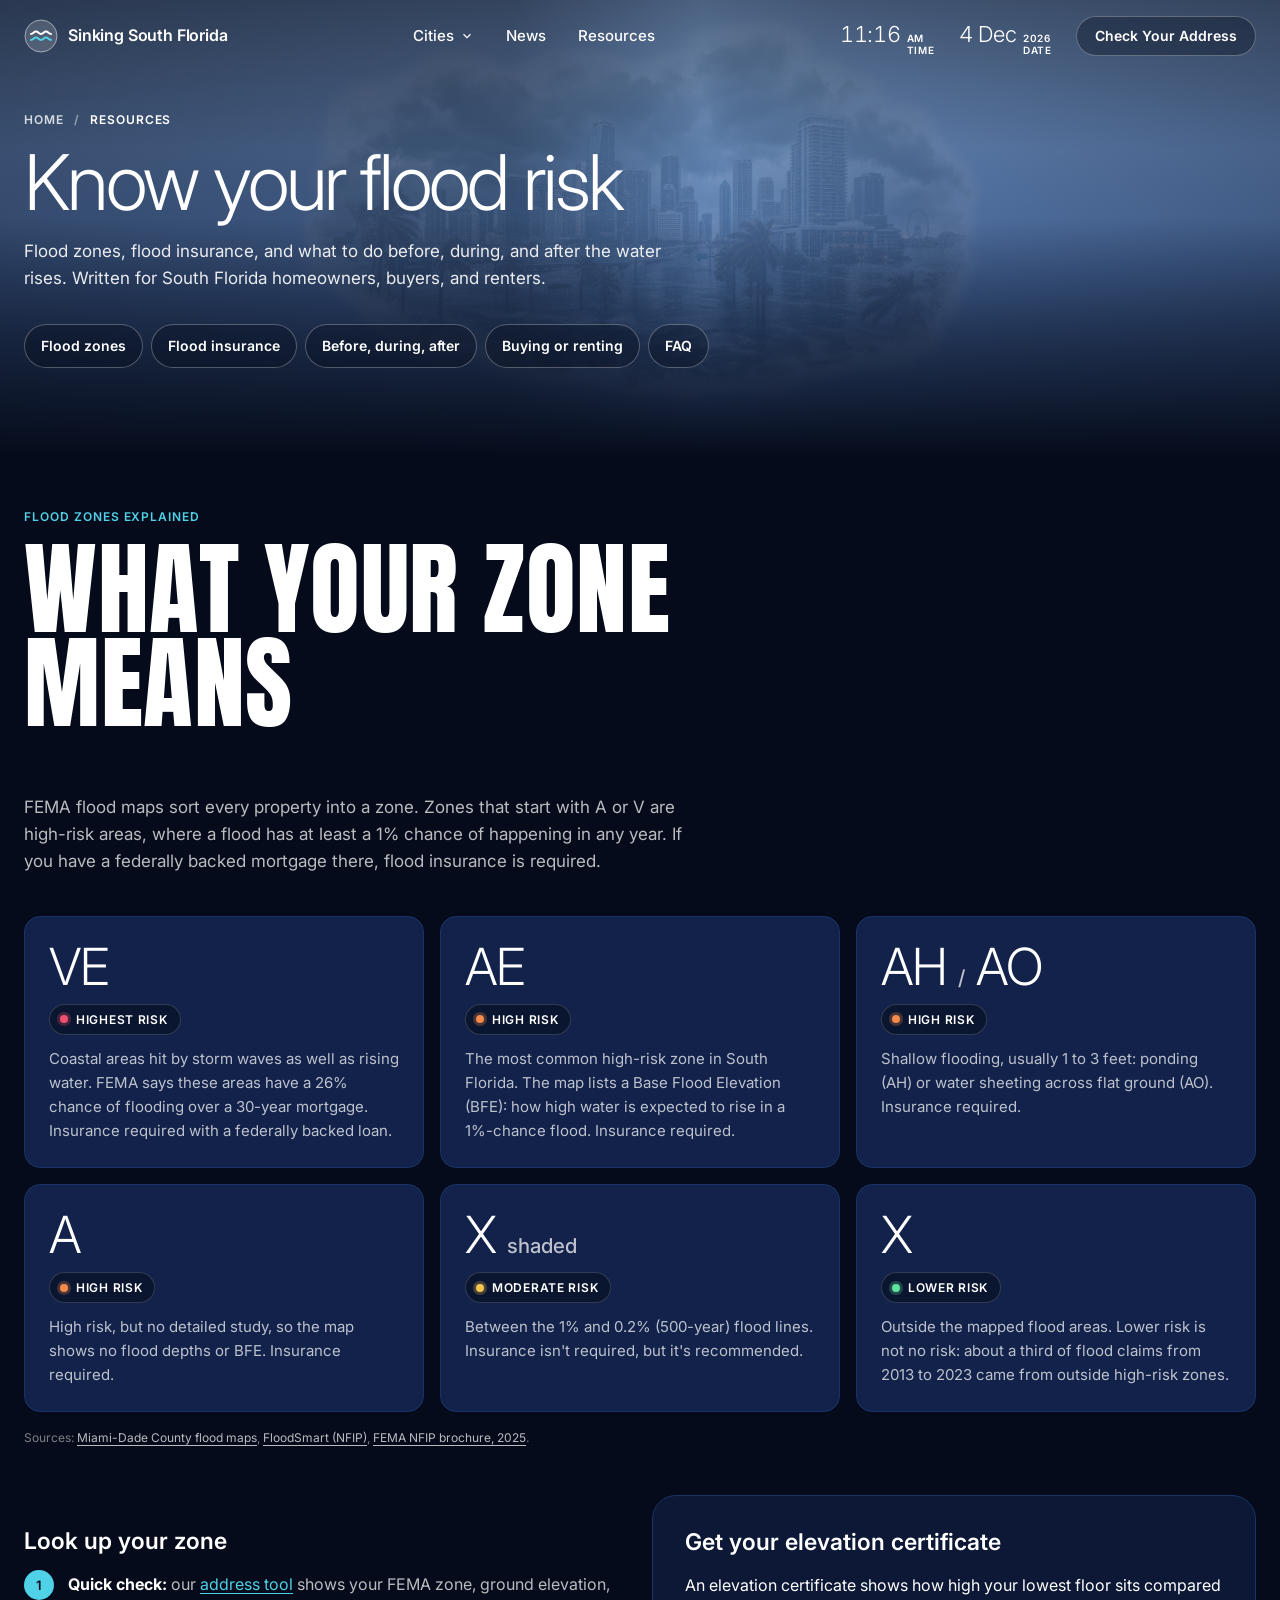
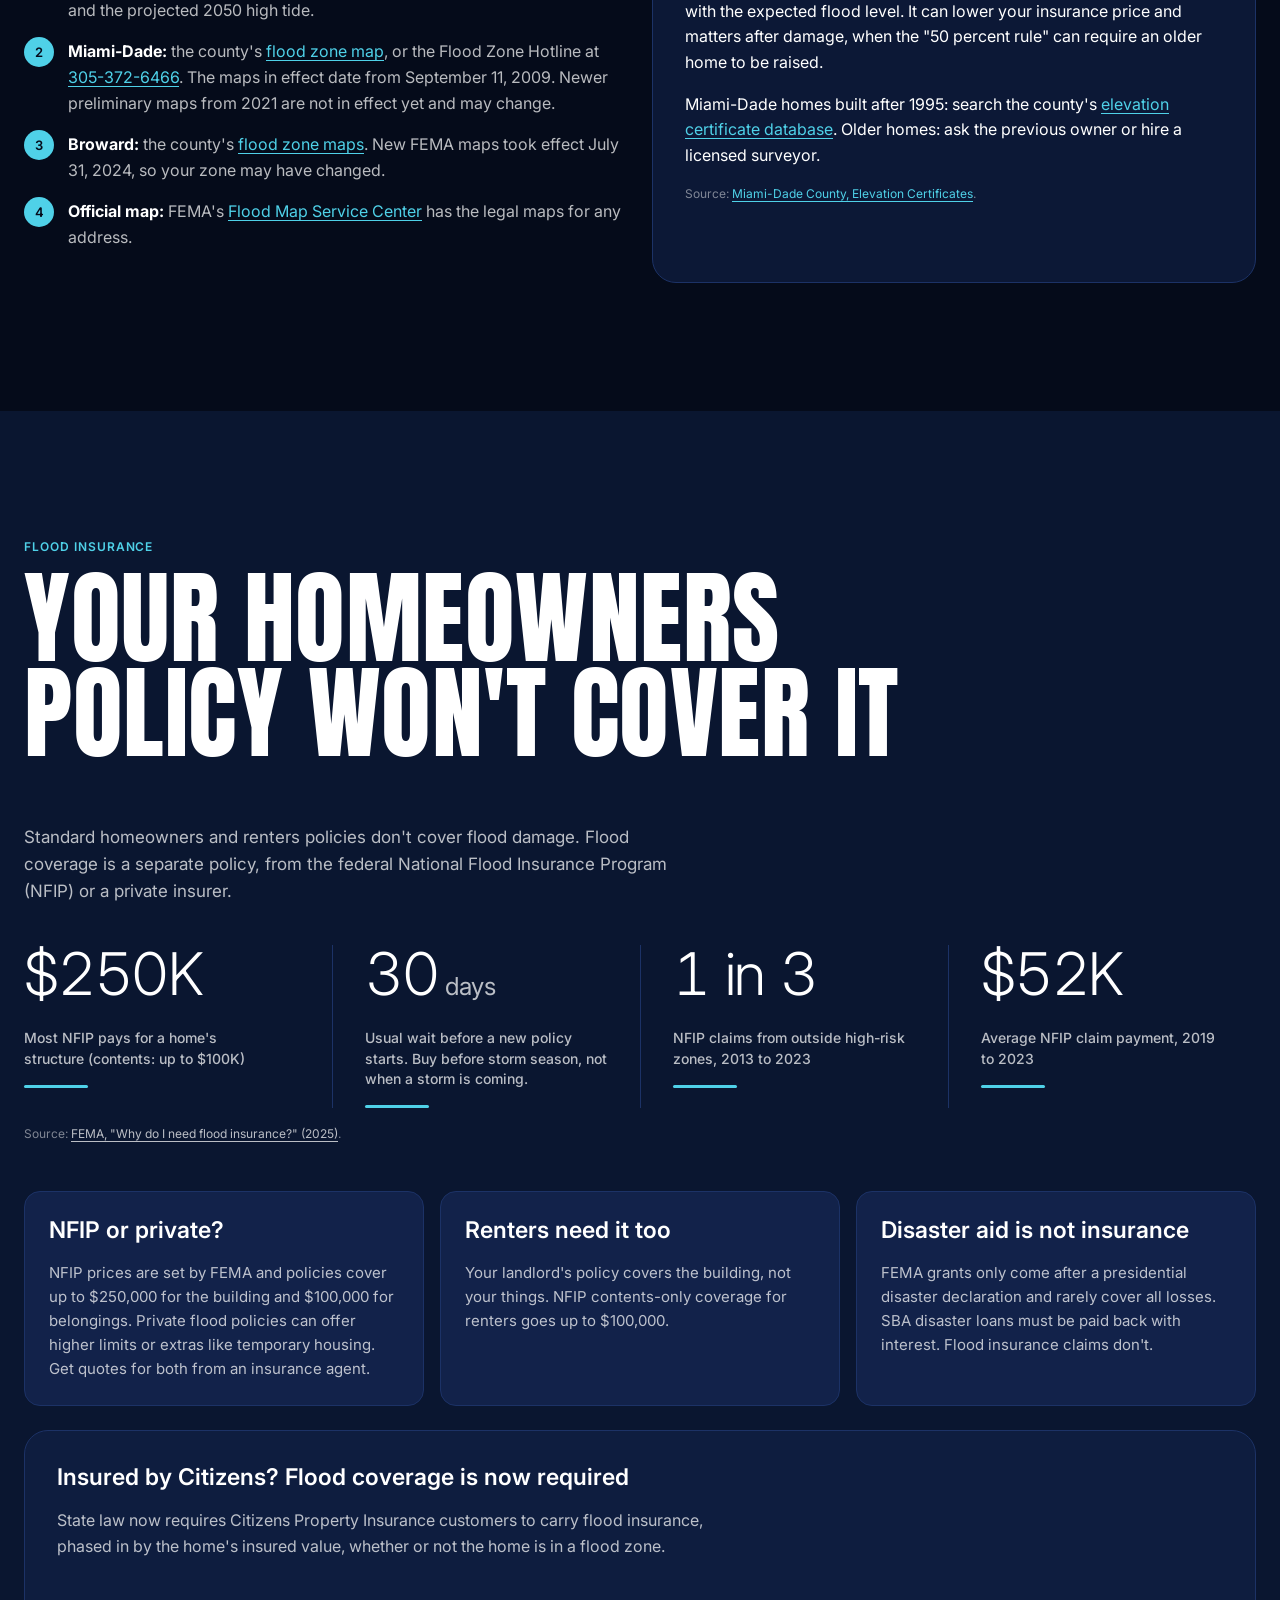
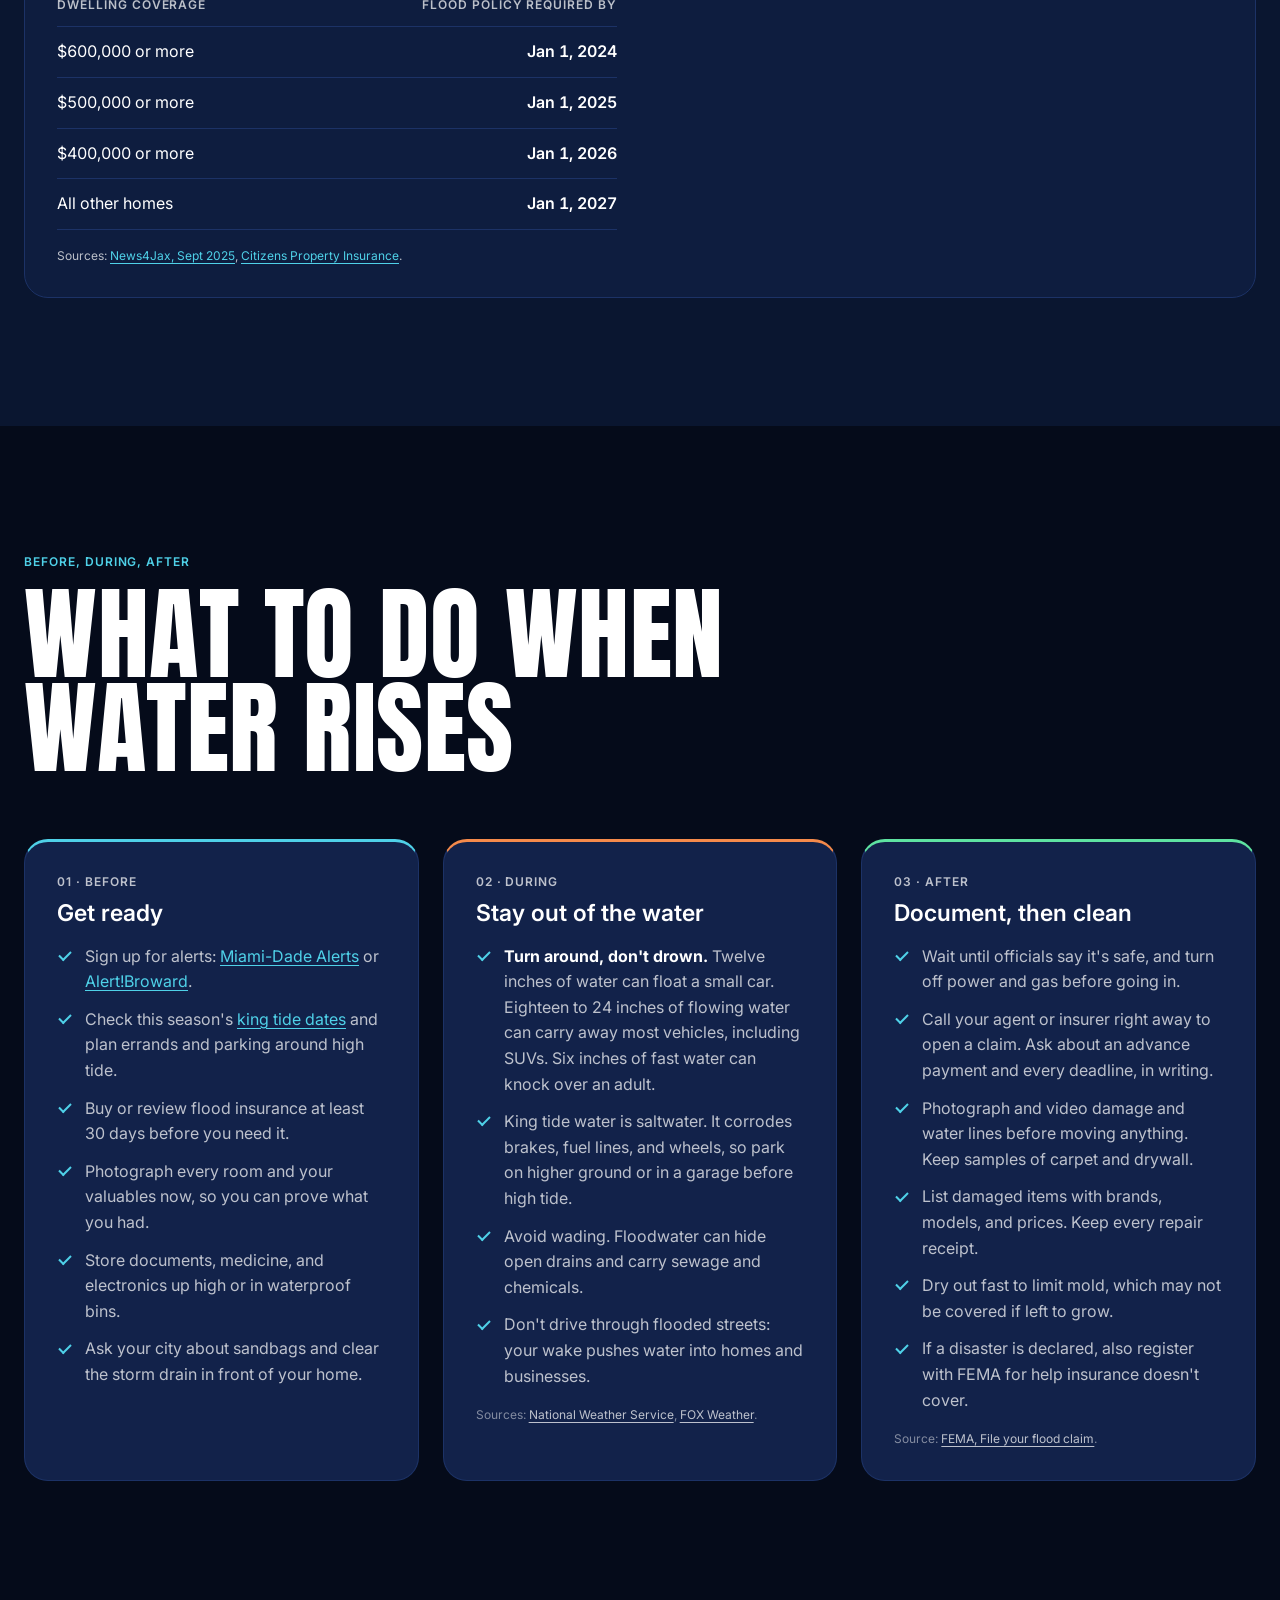
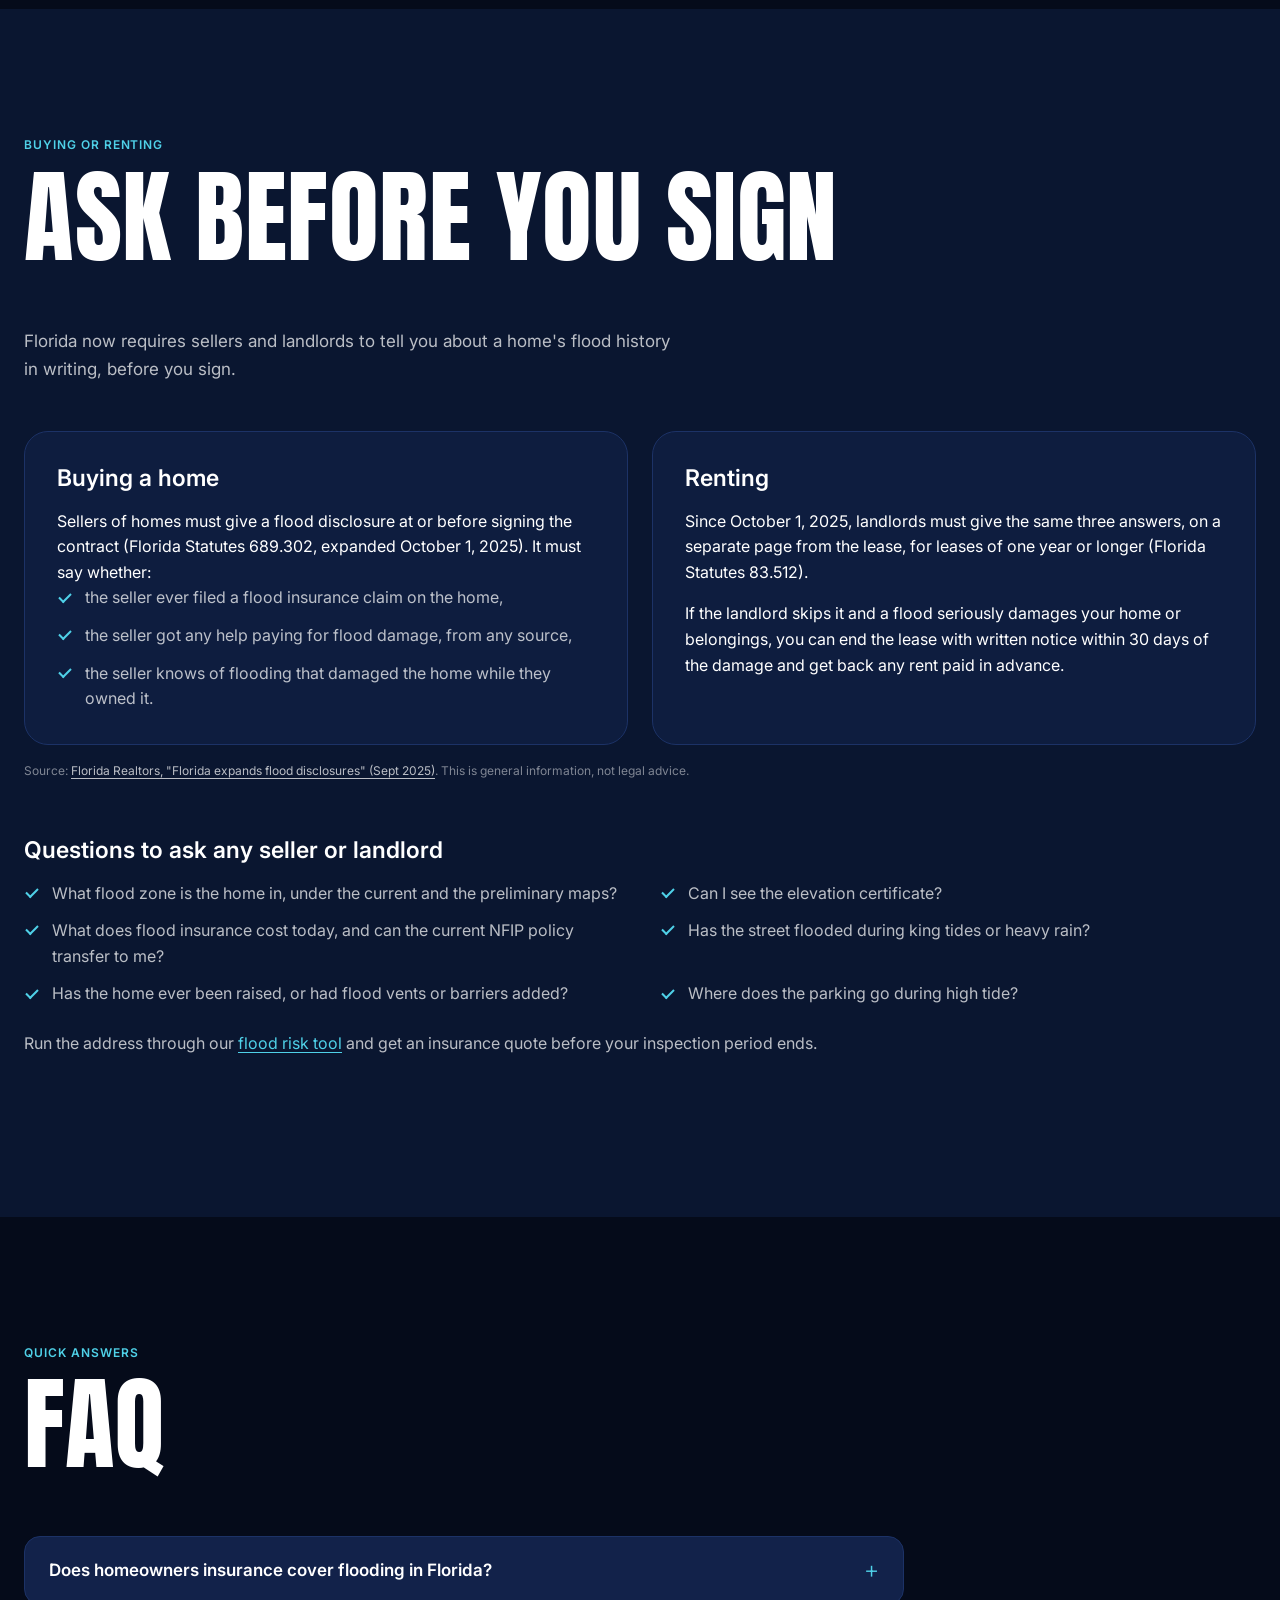
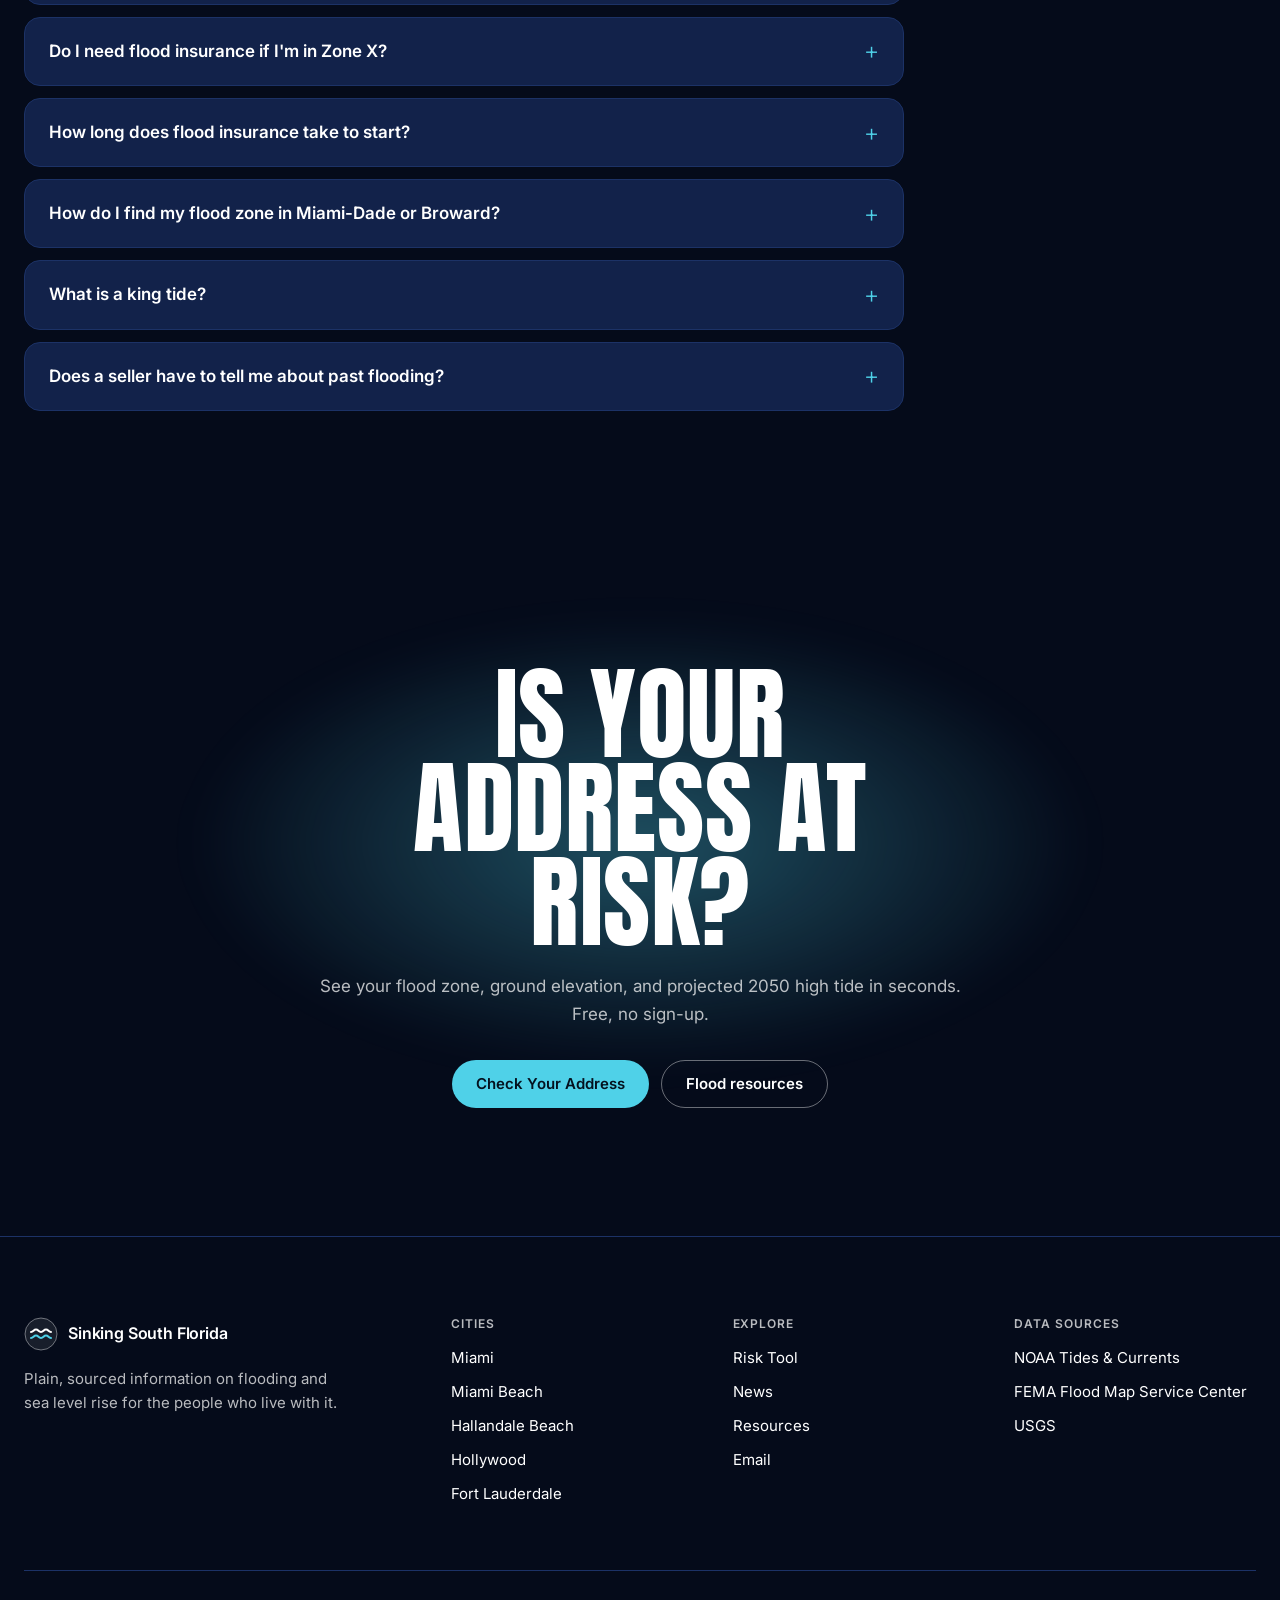
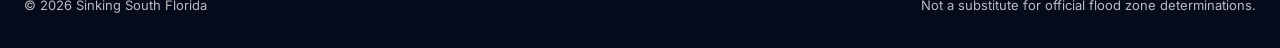
<file: resources/index.html>
<!DOCTYPE html>
<!--
  ==========================================================================
  PAGE: Resources (resources/index.html)
  PURPOSE: Plain-language help: flood zones, flood insurance, what to do
           before, during and after a flood, and buying or renting.
  TARGET KEYWORDS: south florida flood zones, flood insurance florida
  LAST EDITED: 2026-10-29, first build. Facts checked October 2026;
               review yearly (laws, Citizens deadlines, map dates change).
  NOTES: FAQ answers are copied into FAQPage JSON-LD by the build script,
         so keep each answer plain text with links only.
  ==========================================================================
-->
<html lang="en">
<head>
  <meta charset="utf-8">
  <meta name="viewport" content="width=device-width, initial-scale=1">
  <title>Flood Zones &amp; Flood Insurance Help | Sinking South Florida</title>
  <meta name="description" content="South Florida flood zones explained, flood insurance basics, what to do before and after a flood, and the flood disclosure laws for buyers and renters.">
  <link rel="canonical" href="https://miamiflooding.com/resources/">
  <meta name="theme-color" content="#050B1A">

  <!-- Open Graph / Twitter. PLACEHOLDER: create images/og-home.jpg at 1200x630 -->
  <meta property="og:type" content="website">
  <meta property="og:site_name" content="Sinking South Florida">
  <meta property="og:title" content="South Florida Flood Resources">
  <meta property="og:description" content="South Florida flood zones explained, flood insurance basics, what to do before and after a flood, and the flood disclosure laws for buyers and renters.">
  <meta property="og:url" content="https://miamiflooding.com/resources/">
  <meta property="og:image" content="https://miamiflooding.com/images/og-home.jpg">
  <meta name="twitter:card" content="summary_large_image">
  <meta name="twitter:title" content="South Florida Flood Resources">
  <meta name="twitter:description" content="South Florida flood zones explained, flood insurance basics, what to do before and after a flood, and the flood disclosure laws for buyers and renters.">
  <meta name="twitter:image" content="https://miamiflooding.com/images/og-home.jpg">

  <!-- Fonts: Anton (section headlines) + Inter (everything else) -->
  <link rel="preconnect" href="https://fonts.googleapis.com">
  <link rel="preconnect" href="https://fonts.gstatic.com" crossorigin>
  <link rel="stylesheet" href="https://fonts.googleapis.com/css2?family=Anton&family=Inter:wght@300;400;500;600;700&display=swap">

  <link rel="stylesheet" href="../css/tokens.css">
  <link rel="stylesheet" href="../css/base.css">
  <link rel="stylesheet" href="../css/components.css">
  <link rel="stylesheet" href="../css/pages.css">

  <!-- Structured data -->
  <script type="application/ld+json">
{
  "@context": "https://schema.org",
  "@graph": [
    {
      "@type": "WebPage",
      "@id": "https://miamiflooding.com/resources/#webpage",
      "url": "https://miamiflooding.com/resources/",
      "name": "Flood Zones & Flood Insurance Help | Sinking South Florida",
      "description": "South Florida flood zones explained, flood insurance basics, what to do before and after a flood, and the flood disclosure laws for buyers and renters.",
      "inLanguage": "en",
      "isPartOf": {
        "@id": "https://miamiflooding.com/#website"
      }
    },
    {
      "@type": "FAQPage",
      "mainEntity": [
        {
          "@type": "Question",
          "name": "Does homeowners insurance cover flooding in Florida?",
          "acceptedAnswer": {
            "@type": "Answer",
            "text": "No. Standard homeowners and renters policies exclude flood damage. You need a separate flood policy from the NFIP or a private insurer."
          }
        },
        {
          "@type": "Question",
          "name": "Do I need flood insurance if I'm in Zone X?",
          "acceptedAnswer": {
            "@type": "Answer",
            "text": "It isn't required by lenders, but about one in three NFIP claims from 2013 to 2023 came from outside high-risk zones. If you're insured by Citizens, flood coverage is required no matter your zone, phased in by 2027."
          }
        },
        {
          "@type": "Question",
          "name": "How long does flood insurance take to start?",
          "acceptedAnswer": {
            "@type": "Answer",
            "text": "NFIP policies usually take effect 30 days after purchase. There is no wait when the policy is bought as part of closing on a mortgage."
          }
        },
        {
          "@type": "Question",
          "name": "How do I find my flood zone in Miami-Dade or Broward?",
          "acceptedAnswer": {
            "@type": "Answer",
            "text": "Use the Miami-Dade flood zone map or hotline (305-372-6466), Broward County's flood zone maps, or FEMA's Flood Map Service Center. Our address tool gives a quick read too."
          }
        },
        {
          "@type": "Question",
          "name": "What is a king tide?",
          "acceptedAnswer": {
            "@type": "Answer",
            "text": "The highest high tides of the year, which in South Florida peak in fall when the moon is new or full. Even on sunny days, they can push seawater up through storm drains and over seawalls onto low streets."
          }
        },
        {
          "@type": "Question",
          "name": "Does a seller have to tell me about past flooding?",
          "acceptedAnswer": {
            "@type": "Answer",
            "text": "Yes. Since October 1, 2025, Florida home sellers must disclose past flood insurance claims, any help received to repair flood damage, and flooding they know damaged the home. Landlords must do the same for leases of a year or longer."
          }
        }
      ]
    },
    {
      "@type": "BreadcrumbList",
      "itemListElement": [
        {
          "@type": "ListItem",
          "position": 1,
          "name": "Home",
          "item": "https://miamiflooding.com/"
        },
        {
          "@type": "ListItem",
          "position": 2,
          "name": "Resources",
          "item": "https://miamiflooding.com/resources/"
        }
      ]
    }
  ]
}
  </script>

  <!-- Adds .js to <html> before paint so JS-only UI doesn't flash -->
  <script>document.documentElement.classList.add('js');</script>
  <script src="../js/main.js" defer></script>
</head>
<body>

<a class="skip-link" href="#main">Skip to content</a>

<!-- ===== SECTION: Header (global) ===== -->
<header class="site-header site-header--hero" data-header>
  <div class="site-header__inner container">

    <a class="brand" href="../" aria-label="Sinking South Florida, home">
      <!-- Logo mark: placeholder wave in a circle. Swap for the final logo SVG. -->
      <svg class="brand__mark" viewBox="0 0 34 34" aria-hidden="true">
        <circle cx="17" cy="17" r="16" fill="rgba(255,255,255,0.16)" stroke="rgba(255,255,255,0.5)"/>
        <path d="M7 15c2.5 0 2.5-2.4 5-2.4s2.5 2.4 5 2.4 2.5-2.4 5-2.4 2.5 2.4 5 2.4" fill="none" stroke="#fff" stroke-width="2" stroke-linecap="round"/>
        <path d="M7 21c2.5 0 2.5-2.4 5-2.4s2.5 2.4 5 2.4 2.5-2.4 5-2.4 2.5 2.4 5 2.4" fill="none" stroke="#4FD1E8" stroke-width="2" stroke-linecap="round"/>
      </svg>
      <span>Sinking South Florida</span>
    </a>

    <nav class="site-nav" id="site-nav" aria-label="Primary" data-nav>
      <ul class="site-nav__list" role="list">
        <li class="has-dropdown" data-dropdown>
          <!-- JS version: a button that opens the menu -->
          <button class="site-nav__link site-nav__toggle js-only" type="button" aria-expanded="false" aria-controls="cities-menu" data-dropdown-toggle>
            Cities
            <svg viewBox="0 0 24 24" fill="none" stroke="currentColor" stroke-width="2" aria-hidden="true"><path d="m6 9 6 6 6-6"/></svg>
          </button>
          <!-- No-JS version: a link; the menu still opens on hover and focus -->
          <a class="site-nav__link no-js-only" href="../#your-city">Cities</a>
          <ul class="dropdown" id="cities-menu" role="list">
            <li><a href="../miami/">Miami</a></li>
            <li><a href="../miami-beach/">Miami Beach <span class="label" style="color:var(--text-secondary)">South Beach</span></a></li>
            <li><a href="../hallandale-beach/">Hallandale Beach</a></li>
            <li><a href="../hollywood/">Hollywood</a></li>
            <li><a href="../fort-lauderdale/">Fort Lauderdale</a></li>
          </ul>
        </li>
        <li><a class="site-nav__link" href="../news/">News</a></li>
        <li><a class="site-nav__link" href="../resources/" aria-current="page">Resources</a></li>
        <li class="site-nav__cta"><a class="btn btn--primary" href="../#check-your-address" data-close-menu>Check Your Address</a></li>
      </ul>
    </nav>

    <!-- Live time and date (Miami time), plus tide status. Filled by main.js; hidden without JS. -->
    <div class="site-header__meta js-only">
      <p class="clock"><span class="clock__time" data-clock-time>--:--</span><span class="clock__sub"><span data-clock-ampm>AM</span><br>Time</span></p>
      <p class="clock"><span class="clock__time" data-clock-date>-- ---</span><span class="clock__sub"><span data-clock-year>2026</span><br>Date</span></p>
    </div>

    <a class="btn btn--glass btn--sm site-header__cta" href="../#check-your-address">Check Your Address</a>

    <button class="menu-toggle js-only" type="button" aria-expanded="false" aria-controls="site-nav" aria-label="Open menu" data-menu-toggle>
      <span class="menu-toggle__bars"></span>
    </button>
  </div>
</header>
<!-- ===== END: Header ===== -->

<main id="main">

<!-- ===== SECTION: Page hero ===== -->
<!-- Short version of the home hero: same sky and photo, no data. Used on
     News, Resources, and 404. Styles: pages.css section 18. -->
<section class="hero hero--page" aria-labelledby="page-title">

  <!-- Background: sky gradient (CSS) + center photo + fade to navy -->
  <div class="hero__bg" aria-hidden="true">
    <!-- IMAGE: storm over the Miami skyline and Biscayne Bay. The PNG already has soft, transparent
         edges, so it blends into the sky without a CSS mask. images/hero.png is the original;
         hero-miami.webp is the compressed copy browsers load (about 460KB vs 2.9MB).
         To swap the photo: replace both files, keeping the names, or update the paths here. -->
    <picture>
      <source srcset="../images/hero-miami.webp" type="image/webp">
      <img class="hero__image" src="../images/hero.png" width="1672" height="941" alt="" decoding="async">
    </picture>
  </div>

  <div class="hero__inner container hero-page">
    <nav class="crumbs label" aria-label="Breadcrumb"><a href="../">Home</a><span aria-hidden="true">/</span><span aria-current="page">Resources</span></nav>
    <h1 class="hero-page__title" id="page-title">Know your flood risk</h1>
    <p class="hero-page__lede">Flood zones, flood insurance, and what to do before, during, and after the water rises. Written for South Florida homeowners, buyers, and renters.</p>
    <nav class="jump" aria-label="On this page">
      <a class="city-chip city-chip--plain" href="#flood-zones">Flood zones</a>
      <a class="city-chip city-chip--plain" href="#insurance">Flood insurance</a>
      <a class="city-chip city-chip--plain" href="#before-during-after">Before, during, after</a>
      <a class="city-chip city-chip--plain" href="#buying-renting">Buying or renting</a>
      <a class="city-chip city-chip--plain" href="#faq">FAQ</a>
    </nav>
  </div>
</section>
<!-- ===== END: Page hero ===== -->

<!-- ===== SECTION: Flood zones ===== -->
<!-- FEMA flood zones in plain words, plus where to look yours up.
     Risk chips use the site's 4-step scale as a rough guide only. -->
<section class="section res" id="flood-zones" aria-labelledby="zones-title">
  <div class="container">
    <div class="section-head">
      <div class="section-head__text">
        <p class="label section-head__eyebrow">Flood zones explained</p>
        <h2 class="display" id="zones-title">What your zone means</h2>
      </div>
    </div>
    <p class="lede res__intro">FEMA flood maps sort every property into a zone. Zones that start with A or V are high-risk areas, where a flood has at least a 1% chance of happening in any year. If you have a federally backed mortgage there, flood insurance is required.</p>

    <ul class="zones" role="list">
      <li class="zone">
        <p class="zone__code">VE</p>
        <span class="risk-chip" data-risk="severe">Highest risk</span>
        <p class="zone__text">Coastal areas hit by storm waves as well as rising water. FEMA says these areas have a 26% chance of flooding over a 30-year mortgage. Insurance required with a federally backed loan.</p>
      </li>
      <li class="zone">
        <p class="zone__code">AE</p>
        <span class="risk-chip" data-risk="high">High risk</span>
        <p class="zone__text">The most common high-risk zone in South Florida. The map lists a Base Flood Elevation (BFE): how high water is expected to rise in a 1%-chance flood. Insurance required.</p>
      </li>
      <li class="zone">
        <p class="zone__code">AH <span>/</span> AO</p>
        <span class="risk-chip" data-risk="high">High risk</span>
        <p class="zone__text">Shallow flooding, usually 1 to 3 feet: ponding (AH) or water sheeting across flat ground (AO). Insurance required.</p>
      </li>
      <li class="zone">
        <p class="zone__code">A</p>
        <span class="risk-chip" data-risk="high">High risk</span>
        <p class="zone__text">High risk, but no detailed study, so the map shows no flood depths or BFE. Insurance required.</p>
      </li>
      <li class="zone">
        <p class="zone__code">X <span>shaded</span></p>
        <span class="risk-chip" data-risk="moderate">Moderate risk</span>
        <p class="zone__text">Between the 1% and 0.2% (500-year) flood lines. Insurance isn't required, but it's recommended.</p>
      </li>
      <li class="zone">
        <p class="zone__code">X</p>
        <span class="risk-chip" data-risk="low">Lower risk</span>
        <p class="zone__text">Outside the mapped flood areas. Lower risk is not no risk: about a third of flood claims from 2013 to 2023 came from outside high-risk zones.</p>
      </li>
    </ul>
    <p class="res__source">Sources: <a href="https://www.miamidade.gov/environment/flood-maps.asp" rel="noopener">Miami-Dade County flood maps</a>, <a href="https://floodsmart.gov/flood-map-updates" rel="noopener">FloodSmart (NFIP)</a>, <a href="https://agents.floodsmart.gov/sites/default/files/media/document/2025-08/FEMA_NFIP_TEXT-ONLY_fema_nfip-why-do-i-need_brochure_20251.pdf" rel="noopener">FEMA NFIP brochure, 2025</a>.</p>

    <div class="res__split">
      <div class="res__block">
        <h3 class="res__h3">Look up your zone</h3>
        <ol class="steps" role="list">
          <li><strong>Quick check:</strong> our <a href="../#check-your-address">address tool</a> shows your FEMA zone, ground elevation, and the projected 2050 high tide.</li>
          <li><strong>Miami-Dade:</strong> the county's <a href="https://gisweb.miamidade.gov/floodzone/" rel="noopener">flood zone map</a>, or the Flood Zone Hotline at <a href="tel:+13053726466">305-372-6466</a>. The maps in effect date from September 11, 2009. Newer preliminary maps from 2021 are not in effect yet and may change.</li>
          <li><strong>Broward:</strong> the county's <a href="https://www.broward.org/Environment/FloodZoneMaps" rel="noopener">flood zone maps</a>. New FEMA maps took effect July 31, 2024, so your zone may have changed.</li>
          <li><strong>Official map:</strong> FEMA's <a href="https://msc.fema.gov/portal/search" rel="noopener">Flood Map Service Center</a> has the legal maps for any address.</li>
        </ol>
      </div>
      <div class="res__block glass-dark">
        <h3 class="res__h3">Get your elevation certificate</h3>
        <p>An elevation certificate shows how high your lowest floor sits compared with the expected flood level. It can lower your insurance price and matters after damage, when the "50 percent rule" can require an older home to be raised.</p>
        <p>Miami-Dade homes built after 1995: search the county's <a href="https://ecmrer.miamidade.gov/" rel="noopener">elevation certificate database</a>. Older homes: ask the previous owner or hire a licensed surveyor.</p>
        <p class="res__source">Source: <a href="https://www.miamidade.gov/environment/flood-elevation.asp" rel="noopener">Miami-Dade County, Elevation Certificates</a>.</p>
      </div>
    </div>
  </div>
</section>
<!-- ===== END: Flood zones ===== -->


<!-- ===== SECTION: Flood insurance ===== -->
<section class="section section--alt res" id="insurance" aria-labelledby="insurance-title">
  <div class="container">
    <div class="section-head">
      <div class="section-head__text">
        <p class="label section-head__eyebrow">Flood insurance</p>
        <h2 class="display" id="insurance-title">Your homeowners policy won't cover it</h2>
      </div>
    </div>
    <p class="lede res__intro">Standard homeowners and renters policies don't cover flood damage. Flood coverage is a separate policy, from the federal National Flood Insurance Program (NFIP) or a private insurer.</p>

    <!-- Key NFIP numbers. Source: FEMA NFIP brochure, 2025 -->
    <ul class="numbers__grid res__stats" role="list">
      <li class="stat stat--line"><p class="stat__value">$250K</p><p class="stat__label">Most NFIP pays for a home's structure (contents: up to $100K)</p></li>
      <li class="stat stat--line"><p class="stat__value">30<span class="stat__unit">days</span></p><p class="stat__label">Usual wait before a new policy starts. Buy before storm season, not when a storm is coming.</p></li>
      <li class="stat stat--line"><p class="stat__value">1 in 3</p><p class="stat__label">NFIP claims from outside high-risk zones, 2013 to 2023</p></li>
      <li class="stat stat--line"><p class="stat__value">$52K</p><p class="stat__label">Average NFIP claim payment, 2019 to 2023</p></li>
    </ul>
    <p class="res__source">Source: <a href="https://agents.floodsmart.gov/sites/default/files/media/document/2025-08/FEMA_NFIP_TEXT-ONLY_fema_nfip-why-do-i-need_brochure_20251.pdf" rel="noopener">FEMA, "Why do I need flood insurance?" (2025)</a>.</p>

    <div class="res__cards">
      <article class="res__card">
        <h3 class="res__h3">NFIP or private?</h3>
        <p>NFIP prices are set by FEMA and policies cover up to $250,000 for the building and $100,000 for belongings. Private flood policies can offer higher limits or extras like temporary housing. Get quotes for both from an insurance agent.</p>
      </article>
      <article class="res__card">
        <h3 class="res__h3">Renters need it too</h3>
        <p>Your landlord's policy covers the building, not your things. NFIP contents-only coverage for renters goes up to $100,000.</p>
      </article>
      <article class="res__card">
        <h3 class="res__h3">Disaster aid is not insurance</h3>
        <p>FEMA grants only come after a presidential disaster declaration and rarely cover all losses. SBA disaster loans must be paid back with interest. Flood insurance claims don't.</p>
      </article>
    </div>

    <!-- Citizens schedule. Source: Florida law (2022) via News4Jax, Citizens -->
    <div class="res__block glass-dark res__citizens">
      <h3 class="res__h3">Insured by Citizens? Flood coverage is now required</h3>
      <p>State law now requires Citizens Property Insurance customers to carry flood insurance, phased in by the home's insured value, whether or not the home is in a flood zone.</p>
      <table class="res__table">
        <caption class="visually-hidden">Citizens flood insurance deadlines by dwelling value</caption>
        <thead><tr><th scope="col">Dwelling coverage</th><th scope="col">Flood policy required by</th></tr></thead>
        <tbody>
          <tr><td>$600,000 or more</td><td>Jan 1, 2024</td></tr>
          <tr><td>$500,000 or more</td><td>Jan 1, 2025</td></tr>
          <tr><td>$400,000 or more</td><td>Jan 1, 2026</td></tr>
          <tr><td>All other homes</td><td>Jan 1, 2027</td></tr>
        </tbody>
      </table>
      <p class="res__source">Sources: <a href="https://news4jax.com/news/local/2025/09/16/flood-insurance-will-be-mandatory-for-most-citizens-property-insurance-policyholders-by-2027" rel="noopener">News4Jax, Sept 2025</a>, <a href="https://www.citizensfla.com/flood" rel="noopener">Citizens Property Insurance</a>.</p>
    </div>
  </div>
</section>
<!-- ===== END: Flood insurance ===== -->


<!-- ===== SECTION: Before, during, after ===== -->
<section class="section res" id="before-during-after" aria-labelledby="bda-title">
  <div class="container">
    <div class="section-head">
      <div class="section-head__text">
        <p class="label section-head__eyebrow">Before, during, after</p>
        <h2 class="display" id="bda-title">What to do when water rises</h2>
      </div>
    </div>

    <ol class="bda" role="list">
      <li class="bda__col">
        <p class="bda__step label">01 · Before</p>
        <h3 class="res__h3">Get ready</h3>
        <ul class="checks" role="list">
          <li>Sign up for alerts: <a href="https://miamidade.gov/fire/alerts-and-notifications.asp" rel="noopener">Miami-Dade Alerts</a> or <a href="https://www.broward.org/Emergency/Pages/AlertBroward.aspx" rel="noopener">Alert!Broward</a>.</li>
          <li>Check this season's <a href="../">king tide dates</a> and plan errands and parking around high tide.</li>
          <li>Buy or review flood insurance at least 30 days before you need it.</li>
          <li>Photograph every room and your valuables now, so you can prove what you had.</li>
          <li>Store documents, medicine, and electronics up high or in waterproof bins.</li>
          <li>Ask your city about sandbags and clear the storm drain in front of your home.</li>
        </ul>
      </li>
      <li class="bda__col">
        <p class="bda__step label">02 · During</p>
        <h3 class="res__h3">Stay out of the water</h3>
        <ul class="checks" role="list">
          <li><strong>Turn around, don't drown.</strong> Twelve inches of water can float a small car. Eighteen to 24 inches of flowing water can carry away most vehicles, including SUVs. Six inches of fast water can knock over an adult.</li>
          <li>King tide water is saltwater. It corrodes brakes, fuel lines, and wheels, so park on higher ground or in a garage before high tide.</li>
          <li>Avoid wading. Floodwater can hide open drains and carry sewage and chemicals.</li>
          <li>Don't drive through flooded streets: your wake pushes water into homes and businesses.</li>
        </ul>
        <p class="res__source">Sources: <a href="https://www.weather.gov/pdt/FSAW_Tuesday" rel="noopener">National Weather Service</a>, <a href="https://www.foxweather.com/learn/flood-water-damage-car-salt-fresh" rel="noopener">FOX Weather</a>.</p>
      </li>
      <li class="bda__col">
        <p class="bda__step label">03 · After</p>
        <h3 class="res__h3">Document, then clean</h3>
        <ul class="checks" role="list">
          <li>Wait until officials say it's safe, and turn off power and gas before going in.</li>
          <li>Call your agent or insurer right away to open a claim. Ask about an advance payment and every deadline, in writing.</li>
          <li>Photograph and video damage and water lines before moving anything. Keep samples of carpet and drywall.</li>
          <li>List damaged items with brands, models, and prices. Keep every repair receipt.</li>
          <li>Dry out fast to limit mold, which may not be covered if left to grow.</li>
          <li>If a disaster is declared, also register with FEMA for help insurance doesn't cover.</li>
        </ul>
        <p class="res__source">Source: <a href="https://www.fema.gov/nfip-file-your-claim" rel="noopener">FEMA, File your flood claim</a>.</p>
      </li>
    </ol>
  </div>
</section>
<!-- ===== END: Before, during, after ===== -->


<!-- ===== SECTION: Buying or renting ===== -->
<section class="section section--alt res" id="buying-renting" aria-labelledby="buy-title">
  <div class="container">
    <div class="section-head">
      <div class="section-head__text">
        <p class="label section-head__eyebrow">Buying or renting</p>
        <h2 class="display" id="buy-title">Ask before you sign</h2>
      </div>
    </div>
    <p class="lede res__intro">Florida now requires sellers and landlords to tell you about a home's flood history in writing, before you sign.</p>

    <div class="res__split">
      <div class="res__block glass-dark">
        <h3 class="res__h3">Buying a home</h3>
        <p>Sellers of homes must give a flood disclosure at or before signing the contract (Florida Statutes 689.302, expanded October 1, 2025). It must say whether:</p>
        <ul class="checks" role="list">
          <li>the seller ever filed a flood insurance claim on the home,</li>
          <li>the seller got any help paying for flood damage, from any source,</li>
          <li>the seller knows of flooding that damaged the home while they owned it.</li>
        </ul>
      </div>
      <div class="res__block glass-dark">
        <h3 class="res__h3">Renting</h3>
        <p>Since October 1, 2025, landlords must give the same three answers, on a separate page from the lease, for leases of one year or longer (Florida Statutes 83.512).</p>
        <p>If the landlord skips it and a flood seriously damages your home or belongings, you can end the lease with written notice within 30 days of the damage and get back any rent paid in advance.</p>
      </div>
    </div>
    <p class="res__source">Source: <a href="https://www.floridarealtors.org/news-media/news-articles/2025/09/florida-expands-flood-disclosures" rel="noopener">Florida Realtors, "Florida expands flood disclosures" (Sept 2025)</a>. This is general information, not legal advice.</p>

    <div class="res__block res__questions">
      <h3 class="res__h3">Questions to ask any seller or landlord</h3>
      <ul class="checks checks--2col" role="list">
        <li>What flood zone is the home in, under the current and the preliminary maps?</li>
        <li>Can I see the elevation certificate?</li>
        <li>What does flood insurance cost today, and can the current NFIP policy transfer to me?</li>
        <li>Has the street flooded during king tides or heavy rain?</li>
        <li>Has the home ever been raised, or had flood vents or barriers added?</li>
        <li>Where does the parking go during high tide?</li>
      </ul>
      <p>Run the address through our <a href="../#check-your-address">flood risk tool</a> and get an insurance quote before your inspection period ends.</p>
    </div>
  </div>
</section>
<!-- ===== END: Buying or renting ===== -->


<!-- ===== SECTION: FAQ ===== -->
<!-- Each Q&A is also copied into FAQPage JSON-LD by the build script.
     Keep answers short and plain. -->
<section class="section res" id="faq" aria-labelledby="faq-title">
  <div class="container">
    <div class="section-head">
      <div class="section-head__text">
        <p class="label section-head__eyebrow">Quick answers</p>
        <h2 class="display" id="faq-title">FAQ</h2>
      </div>
    </div>
    <div class="faq">
      <details class="faq__item">
        <summary>Does homeowners insurance cover flooding in Florida?</summary>
        <div class="faq__a"><p>No. Standard homeowners and renters policies exclude flood damage. You need a separate flood policy from the NFIP or a private insurer.</p></div>
      </details>
      <details class="faq__item">
        <summary>Do I need flood insurance if I'm in Zone X?</summary>
        <div class="faq__a"><p>It isn't required by lenders, but about one in three NFIP claims from 2013 to 2023 came from outside high-risk zones. If you're insured by Citizens, flood coverage is required no matter your zone, phased in by 2027.</p></div>
      </details>
      <details class="faq__item">
        <summary>How long does flood insurance take to start?</summary>
        <div class="faq__a"><p>NFIP policies usually take effect 30 days after purchase. There is no wait when the policy is bought as part of closing on a mortgage.</p></div>
      </details>
      <details class="faq__item">
        <summary>How do I find my flood zone in Miami-Dade or Broward?</summary>
        <div class="faq__a"><p>Use the Miami-Dade flood zone map or hotline (305-372-6466), Broward County's flood zone maps, or FEMA's Flood Map Service Center. Our address tool gives a quick read too.</p></div>
      </details>
      <details class="faq__item">
        <summary>What is a king tide?</summary>
        <div class="faq__a"><p>The highest high tides of the year, which in South Florida peak in fall when the moon is new or full. Even on sunny days, they can push seawater up through storm drains and over seawalls onto low streets.</p></div>
      </details>
      <details class="faq__item">
        <summary>Does a seller have to tell me about past flooding?</summary>
        <div class="faq__a"><p>Yes. Since October 1, 2025, Florida home sellers must disclose past flood insurance claims, any help received to repair flood damage, and flooding they know damaged the home. Landlords must do the same for leases of a year or longer.</p></div>
      </details>
    </div>
  </div>
</section>
<!-- ===== END: FAQ ===== -->


<!-- ===== SECTION: Final CTA ===== -->
<section class="section final-cta" aria-labelledby="cta-title">
  <div class="container final-cta__inner">
    <h2 class="display" id="cta-title">Is your address at risk?</h2>
    <p class="lede">See your flood zone, ground elevation, and projected 2050 high tide in seconds. Free, no sign-up.</p>
    <div class="final-cta__buttons">
      <a class="btn btn--primary" href="../#check-your-address">Check Your Address</a>
      <a class="btn btn--outline" href="../resources/">Flood resources</a>
    </div>
  </div>
</section>
<!-- ===== END: Final CTA ===== -->

</main>

<!-- ===== SECTION: Footer (global) ===== -->
<footer class="site-footer">
  <div class="container">
    <div class="site-footer__grid">
      <div class="site-footer__about">
        <a class="brand" href="../">
          <svg class="brand__mark" viewBox="0 0 34 34" aria-hidden="true">
            <circle cx="17" cy="17" r="16" fill="rgba(255,255,255,0.08)" stroke="rgba(255,255,255,0.4)"/>
            <path d="M7 15c2.5 0 2.5-2.4 5-2.4s2.5 2.4 5 2.4 2.5-2.4 5-2.4 2.5 2.4 5 2.4" fill="none" stroke="#fff" stroke-width="2" stroke-linecap="round"/>
            <path d="M7 21c2.5 0 2.5-2.4 5-2.4s2.5 2.4 5 2.4 2.5-2.4 5-2.4 2.5 2.4 5 2.4" fill="none" stroke="#4FD1E8" stroke-width="2" stroke-linecap="round"/>
          </svg>
          <span>Sinking South Florida</span>
        </a>
        <p>Plain, sourced information on flooding and sea level rise for the people who live with it.</p>
      </div>
      <nav aria-label="Cities">
        <h2>Cities</h2>
        <ul role="list">
          <li><a href="../miami/">Miami</a></li>
          <li><a href="../miami-beach/">Miami Beach</a></li>
          <li><a href="../hallandale-beach/">Hallandale Beach</a></li>
          <li><a href="../hollywood/">Hollywood</a></li>
          <li><a href="../fort-lauderdale/">Fort Lauderdale</a></li>
        </ul>
      </nav>
      <nav aria-label="Explore">
        <h2>Explore</h2>
        <ul role="list">
          <li><a href="../#check-your-address">Risk Tool</a></li>
          <li><a href="../news/">News</a></li>
          <li><a href="../resources/">Resources</a></li>
          <!-- Contact the webmaster. The address is stored reversed in data-mail
               and assembled by main.js on page load, so spam bots that read
               the HTML don't see it. Hidden without JS. To change it, edit
               data-mail (reversed: "user@domain" backwards). -->
          <li class="js-only"><a href="#" data-mail="moc.liamg@SJProfliaM">Email</a></li>
        </ul>
      </nav>
      <div>
        <h2>Data sources</h2>
        <ul role="list">
          <li><a href="https://tidesandcurrents.noaa.gov/" rel="noopener">NOAA Tides &amp; Currents</a></li>
          <li><a href="https://msc.fema.gov/portal/home" rel="noopener">FEMA Flood Map Service Center</a></li>
          <li><a href="https://www.usgs.gov/" rel="noopener">USGS</a></li>
        </ul>
      </div>
    </div>
    <div class="site-footer__bottom">
      <p>&copy; 2026 Sinking South Florida</p>
      <p>Not a substitute for official flood zone determinations.</p>
    </div>
  </div>
</footer>
<!-- ===== END: Footer ===== -->

</body>
</html>
</file>
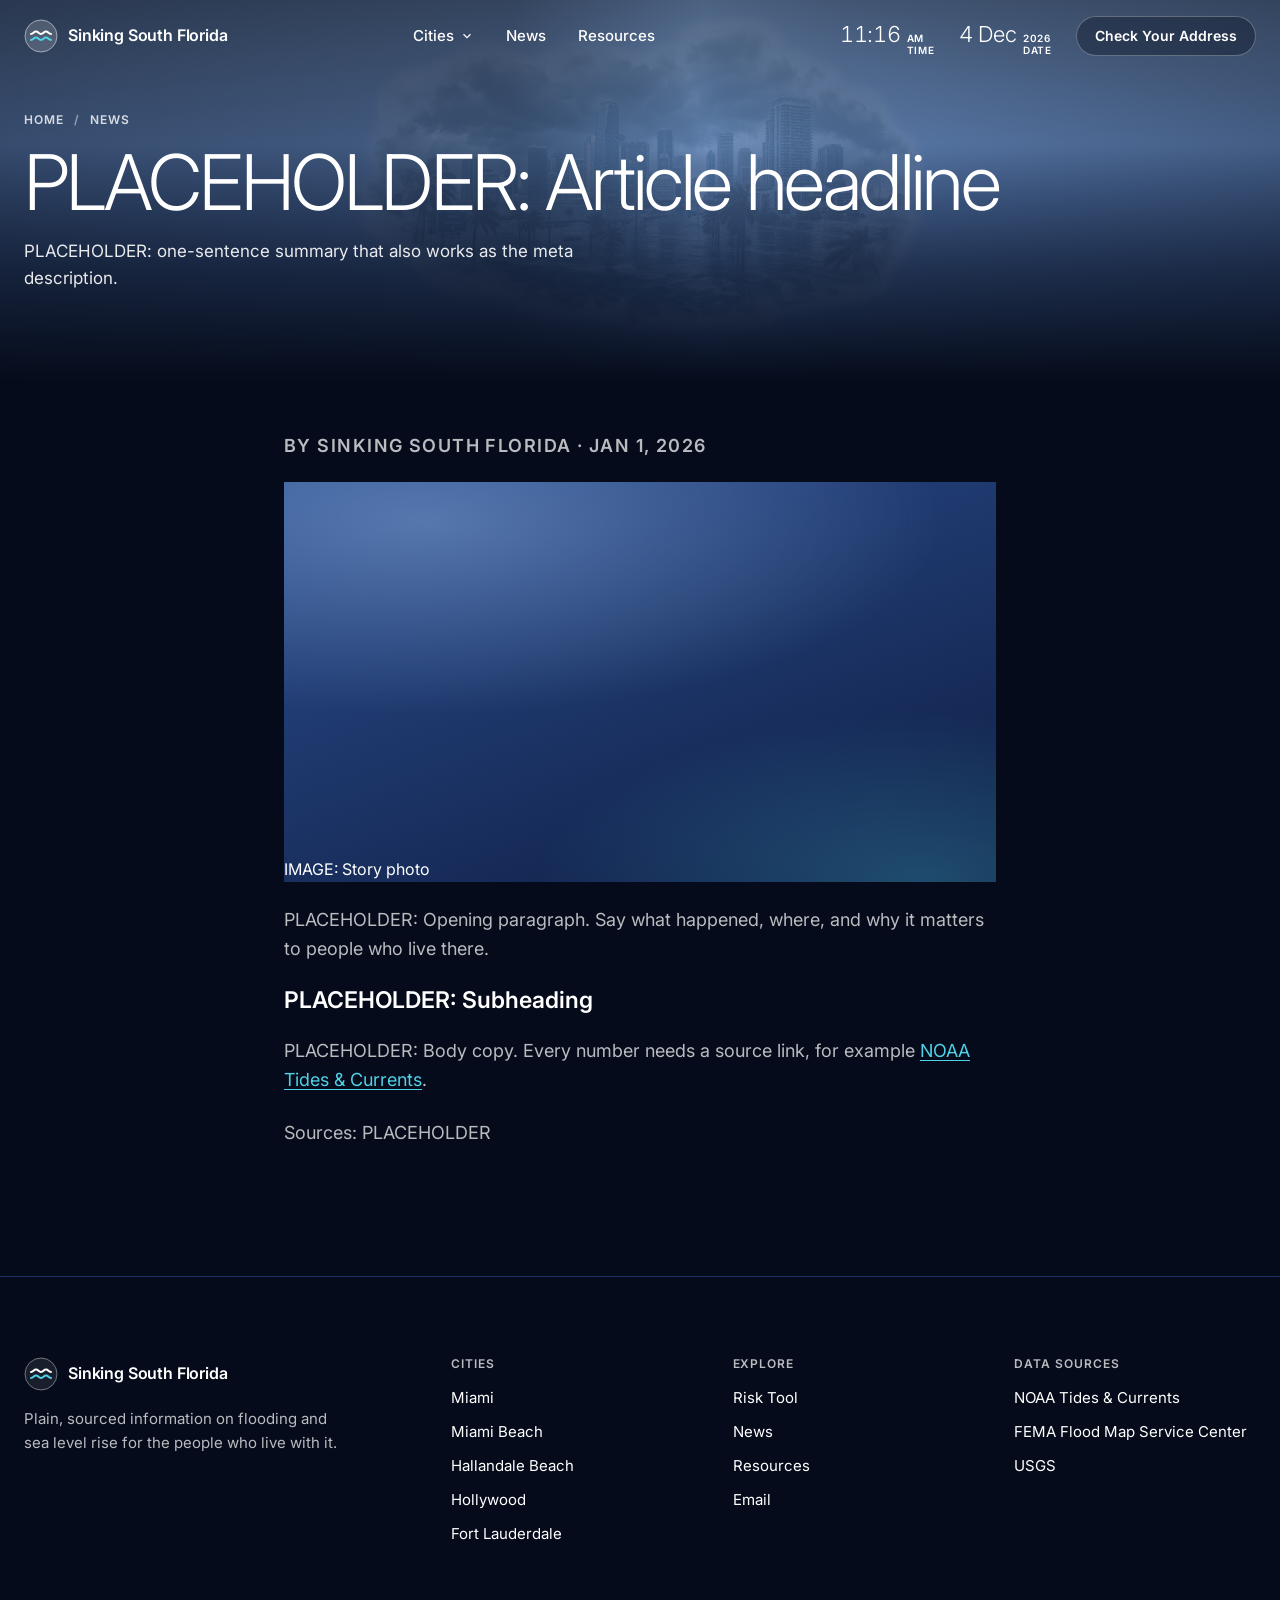
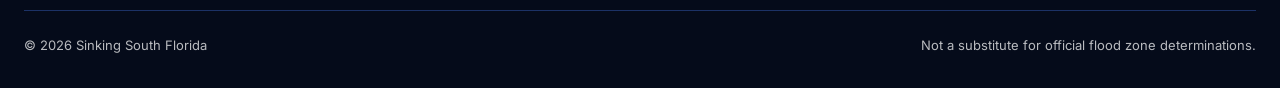
<file: news/_article-template.html>
<!DOCTYPE html>
<!--
  ==========================================================================
  TEMPLATE: original article (news/_article-template.html)
  HOW TO USE: copy to news/<article-slug>/index.html, then:
    1. Change every ../ to ../../ (the article sits two folders down)
    2. Replace each PLACEHOLDER (title, description, JSON-LD, body)
    3. Remove the noindex line and add a canonical link
    4. Add the page to sitemap.xml
  This file itself is never linked and is hidden from search engines.
  LAST EDITED: 2026-10-29
  ==========================================================================
-->
<html lang="en">
<head>
  <meta charset="utf-8">
  <meta name="viewport" content="width=device-width, initial-scale=1">
  <title>PLACEHOLDER: Article headline | Sinking South Florida</title>
  <meta name="description" content="PLACEHOLDER: one-sentence summary under 155 characters.">
  <meta name="robots" content="noindex">
  <meta name="theme-color" content="#050B1A">

  <!-- Open Graph / Twitter. PLACEHOLDER: create images/og-home.jpg at 1200x630 -->
  <meta property="og:type" content="website">
  <meta property="og:site_name" content="Sinking South Florida">
  <meta property="og:title" content="PLACEHOLDER: Article headline">
  <meta property="og:description" content="PLACEHOLDER: one-sentence summary under 155 characters.">
  <meta property="og:url" content="https://miamiflooding.com/news/article-slug/">
  <meta property="og:image" content="https://miamiflooding.com/images/og-home.jpg">
  <meta name="twitter:card" content="summary_large_image">
  <meta name="twitter:title" content="PLACEHOLDER: Article headline">
  <meta name="twitter:description" content="PLACEHOLDER: one-sentence summary under 155 characters.">
  <meta name="twitter:image" content="https://miamiflooding.com/images/og-home.jpg">

  <!-- Fonts: Anton (section headlines) + Inter (everything else) -->
  <link rel="preconnect" href="https://fonts.googleapis.com">
  <link rel="preconnect" href="https://fonts.gstatic.com" crossorigin>
  <link rel="stylesheet" href="https://fonts.googleapis.com/css2?family=Anton&family=Inter:wght@300;400;500;600;700&display=swap">

  <link rel="stylesheet" href="../css/tokens.css">
  <link rel="stylesheet" href="../css/base.css">
  <link rel="stylesheet" href="../css/components.css">
  <link rel="stylesheet" href="../css/pages.css">

  <!-- Structured data -->
  <script type="application/ld+json">
{
  "@context": "https://schema.org",
  "@graph": [
    {
      "@type": "NewsArticle",
      "headline": "PLACEHOLDER: Article headline under 110 characters",
      "description": "PLACEHOLDER: one-sentence summary",
      "datePublished": "2026-01-01T09:00:00-05:00",
      "dateModified": "2026-01-01T09:00:00-05:00",
      "author": {
        "@type": "Organization",
        "name": "Sinking South Florida"
      },
      "publisher": {
        "@type": "Organization",
        "name": "Sinking South Florida",
        "url": "https://miamiflooding.com/"
      },
      "image": "https://miamiflooding.com/images/og-home.jpg",
      "mainEntityOfPage": "https://miamiflooding.com/news/article-slug/"
    },
    {
      "@type": "BreadcrumbList",
      "itemListElement": [
        {
          "@type": "ListItem",
          "position": 1,
          "name": "Home",
          "item": "https://miamiflooding.com/"
        },
        {
          "@type": "ListItem",
          "position": 2,
          "name": "News",
          "item": "https://miamiflooding.com/news/"
        },
        {
          "@type": "ListItem",
          "position": 3,
          "name": "PLACEHOLDER: Article headline",
          "item": "https://miamiflooding.com/news/article-slug/"
        }
      ]
    }
  ]
}
  </script>

  <!-- Adds .js to <html> before paint so JS-only UI doesn't flash -->
  <script>document.documentElement.classList.add('js');</script>
  <script src="../js/main.js" defer></script>
</head>
<body>

<a class="skip-link" href="#main">Skip to content</a>

<!-- ===== SECTION: Header (global) ===== -->
<header class="site-header site-header--hero" data-header>
  <div class="site-header__inner container">

    <a class="brand" href="../" aria-label="Sinking South Florida, home">
      <!-- Logo mark: placeholder wave in a circle. Swap for the final logo SVG. -->
      <svg class="brand__mark" viewBox="0 0 34 34" aria-hidden="true">
        <circle cx="17" cy="17" r="16" fill="rgba(255,255,255,0.16)" stroke="rgba(255,255,255,0.5)"/>
        <path d="M7 15c2.5 0 2.5-2.4 5-2.4s2.5 2.4 5 2.4 2.5-2.4 5-2.4 2.5 2.4 5 2.4" fill="none" stroke="#fff" stroke-width="2" stroke-linecap="round"/>
        <path d="M7 21c2.5 0 2.5-2.4 5-2.4s2.5 2.4 5 2.4 2.5-2.4 5-2.4 2.5 2.4 5 2.4" fill="none" stroke="#4FD1E8" stroke-width="2" stroke-linecap="round"/>
      </svg>
      <span>Sinking South Florida</span>
    </a>

    <nav class="site-nav" id="site-nav" aria-label="Primary" data-nav>
      <ul class="site-nav__list" role="list">
        <li class="has-dropdown" data-dropdown>
          <!-- JS version: a button that opens the menu -->
          <button class="site-nav__link site-nav__toggle js-only" type="button" aria-expanded="false" aria-controls="cities-menu" data-dropdown-toggle>
            Cities
            <svg viewBox="0 0 24 24" fill="none" stroke="currentColor" stroke-width="2" aria-hidden="true"><path d="m6 9 6 6 6-6"/></svg>
          </button>
          <!-- No-JS version: a link; the menu still opens on hover and focus -->
          <a class="site-nav__link no-js-only" href="../#your-city">Cities</a>
          <ul class="dropdown" id="cities-menu" role="list">
            <li><a href="../miami/">Miami</a></li>
            <li><a href="../miami-beach/">Miami Beach <span class="label" style="color:var(--text-secondary)">South Beach</span></a></li>
            <li><a href="../hallandale-beach/">Hallandale Beach</a></li>
            <li><a href="../hollywood/">Hollywood</a></li>
            <li><a href="../fort-lauderdale/">Fort Lauderdale</a></li>
          </ul>
        </li>
        <li><a class="site-nav__link" href="../news/">News</a></li>
        <li><a class="site-nav__link" href="../resources/">Resources</a></li>
        <li class="site-nav__cta"><a class="btn btn--primary" href="../#check-your-address" data-close-menu>Check Your Address</a></li>
      </ul>
    </nav>

    <!-- Live time and date (Miami time), plus tide status. Filled by main.js; hidden without JS. -->
    <div class="site-header__meta js-only">
      <p class="clock"><span class="clock__time" data-clock-time>--:--</span><span class="clock__sub"><span data-clock-ampm>AM</span><br>Time</span></p>
      <p class="clock"><span class="clock__time" data-clock-date>-- ---</span><span class="clock__sub"><span data-clock-year>2026</span><br>Date</span></p>
    </div>

    <a class="btn btn--glass btn--sm site-header__cta" href="../#check-your-address">Check Your Address</a>

    <button class="menu-toggle js-only" type="button" aria-expanded="false" aria-controls="site-nav" aria-label="Open menu" data-menu-toggle>
      <span class="menu-toggle__bars"></span>
    </button>
  </div>
</header>
<!-- ===== END: Header ===== -->

<main id="main">

<!-- ===== SECTION: Page hero ===== -->
<!-- Short version of the home hero: same sky and photo, no data. Used on
     News, Resources, and 404. Styles: pages.css section 18. -->
<section class="hero hero--page" aria-labelledby="page-title">

  <!-- Background: sky gradient (CSS) + center photo + fade to navy -->
  <div class="hero__bg" aria-hidden="true">
    <!-- IMAGE: storm over the Miami skyline and Biscayne Bay. The PNG already has soft, transparent
         edges, so it blends into the sky without a CSS mask. images/hero.png is the original;
         hero-miami.webp is the compressed copy browsers load (about 460KB vs 2.9MB).
         To swap the photo: replace both files, keeping the names, or update the paths here. -->
    <picture>
      <source srcset="../images/hero-miami.webp" type="image/webp">
      <img class="hero__image" src="../images/hero.png" width="1672" height="941" alt="" decoding="async">
    </picture>
  </div>

  <div class="hero__inner container hero-page">
    <nav class="crumbs label" aria-label="Breadcrumb"><a href="../">Home</a><span aria-hidden="true">/</span><a href="./">News</a></nav>
    <h1 class="hero-page__title" id="page-title">PLACEHOLDER: Article headline</h1>
    <p class="hero-page__lede">PLACEHOLDER: one-sentence summary that also works as the meta description.</p>
  </div>
</section>
<!-- ===== END: Page hero ===== -->


<!-- ===== SECTION: Article ===== -->
<article class="section article" aria-labelledby="page-title">
  <div class="container article__inner">
    <p class="article__meta label">By Sinking South Florida · <time datetime="2026-01-01">Jan 1, 2026</time></p>
    <!-- IMAGE PROMPT: Wide photo that fits the story, soft blue tones, no text. FILE: images/news-article-slug.webp SIZE: 1600x900 -->
    <div class="img-ph article__img" role="img" aria-label="Image placeholder">IMAGE: Story photo</div>
    <p>PLACEHOLDER: Opening paragraph. Say what happened, where, and why it matters to people who live there.</p>
    <h2>PLACEHOLDER: Subheading</h2>
    <p>PLACEHOLDER: Body copy. Every number needs a source link, for example <a href="https://tidesandcurrents.noaa.gov/">NOAA Tides &amp; Currents</a>.</p>
    <p class="article__sources">Sources: PLACEHOLDER</p>
  </div>
</article>
<!-- ===== END: Article ===== -->


</main>

<!-- ===== SECTION: Footer (global) ===== -->
<footer class="site-footer">
  <div class="container">
    <div class="site-footer__grid">
      <div class="site-footer__about">
        <a class="brand" href="../">
          <svg class="brand__mark" viewBox="0 0 34 34" aria-hidden="true">
            <circle cx="17" cy="17" r="16" fill="rgba(255,255,255,0.08)" stroke="rgba(255,255,255,0.4)"/>
            <path d="M7 15c2.5 0 2.5-2.4 5-2.4s2.5 2.4 5 2.4 2.5-2.4 5-2.4 2.5 2.4 5 2.4" fill="none" stroke="#fff" stroke-width="2" stroke-linecap="round"/>
            <path d="M7 21c2.5 0 2.5-2.4 5-2.4s2.5 2.4 5 2.4 2.5-2.4 5-2.4 2.5 2.4 5 2.4" fill="none" stroke="#4FD1E8" stroke-width="2" stroke-linecap="round"/>
          </svg>
          <span>Sinking South Florida</span>
        </a>
        <p>Plain, sourced information on flooding and sea level rise for the people who live with it.</p>
      </div>
      <nav aria-label="Cities">
        <h2>Cities</h2>
        <ul role="list">
          <li><a href="../miami/">Miami</a></li>
          <li><a href="../miami-beach/">Miami Beach</a></li>
          <li><a href="../hallandale-beach/">Hallandale Beach</a></li>
          <li><a href="../hollywood/">Hollywood</a></li>
          <li><a href="../fort-lauderdale/">Fort Lauderdale</a></li>
        </ul>
      </nav>
      <nav aria-label="Explore">
        <h2>Explore</h2>
        <ul role="list">
          <li><a href="../#check-your-address">Risk Tool</a></li>
          <li><a href="../news/">News</a></li>
          <li><a href="../resources/">Resources</a></li>
          <!-- Contact the webmaster. The address is stored reversed in data-mail
               and assembled by main.js on page load, so spam bots that read
               the HTML don't see it. Hidden without JS. To change it, edit
               data-mail (reversed: "user@domain" backwards). -->
          <li class="js-only"><a href="#" data-mail="moc.liamg@SJProfliaM">Email</a></li>
        </ul>
      </nav>
      <div>
        <h2>Data sources</h2>
        <ul role="list">
          <li><a href="https://tidesandcurrents.noaa.gov/" rel="noopener">NOAA Tides &amp; Currents</a></li>
          <li><a href="https://msc.fema.gov/portal/home" rel="noopener">FEMA Flood Map Service Center</a></li>
          <li><a href="https://www.usgs.gov/" rel="noopener">USGS</a></li>
        </ul>
      </div>
    </div>
    <div class="site-footer__bottom">
      <p>&copy; 2026 Sinking South Florida</p>
      <p>Not a substitute for official flood zone determinations.</p>
    </div>
  </div>
</footer>
<!-- ===== END: Footer ===== -->

</body>
</html>
</file>
<file: css/tokens.css>
/* ==========================================================================
   tokens.css
   Design tokens for Sinking South Florida. Edit values HERE first.
   Every other stylesheet reads from these variables, so changing a color
   or spacing value here updates the whole site.

   TABLE OF CONTENTS
   1. Hero colors (light, atmospheric)
   2. Body colors (dark navy)
   3. Accents
   4. Risk scale
   5. Text colors
   6. Typography
   7. Spacing scale (8px base)
   8. Radius, layout, motion, elevation
   ========================================================================== */

:root {
  /* ----- 1. Hero colors ----------------------------------------------- */
  --hero-sky-top:     #8FB4E3;
  --hero-sky-bottom:  #5B86C9;
  --glass-bg:         rgba(255, 255, 255, 0.14);
  --glass-border:     rgba(255, 255, 255, 0.28);
  --glass-blur:       18px;
  /* Dark tint layered under glass so white text passes WCAG AA on the light sky.
     Raise the alpha if a panel ever sits on a brighter image. */
  --glass-scrim:      rgba(5, 11, 26, 0.34);
  /* Solid fallback for browsers without backdrop-filter */
  --glass-fallback:   rgba(18, 34, 74, 0.86);

  /* ----- 2. Body colors ----------------------------------------------- */
  --navy-900:         #050B1A;   /* page background */
  --navy-800:         #0A1630;   /* section alt background */
  --navy-700:         #12224A;   /* cards */
  --navy-600:         #1C3266;   /* borders, dividers */

  /* ----- 3. Accents --------------------------------------------------- */
  --tide-aqua:        #4FD1E8;   /* primary accent, links, CTAs */
  --tide-aqua-glow:   rgba(79, 209, 232, 0.35);
  --on-aqua:          #04121F;   /* text color on aqua buttons */

  /* ----- 4. Risk scale (chips, lines, sliders). Always pair with a text label. */
  --risk-low:         #5EE3A1;
  --risk-moderate:    #F5C451;
  --risk-high:        #F58A4B;
  --risk-severe:      #F0506E;

  /* Public meeting cards: yellow accent stroke */
  --civic:            #FFD54A;
  --civic-bg:         rgba(255, 213, 74, 0.10);

  /* ----- 5. Text ------------------------------------------------------ */
  --text-primary:     #FFFFFF;
  --text-secondary:   rgba(255, 255, 255, 0.72);
  --text-muted:       rgba(255, 255, 255, 0.48); /* decorative only on dark bg; not for body copy */

  /* ----- 6. Typography ------------------------------------------------ */
  --font-display: "Anton", "Archivo Black", Impact, "Arial Narrow", sans-serif;
  --font-sans:    "Inter", system-ui, -apple-system, "Segoe UI", Roboto, sans-serif;

  /* Fluid sizes: clamp(min, preferred, max) */
  --fs-display:   clamp(48px, 8vw, 120px);   /* section headlines */
  --fs-display-sm:clamp(40px, 6vw, 88px);
  --fs-hero:      clamp(52px, 7vw, 104px); /* hero h1 line 1 */
  --fs-hero-sub:  clamp(28px, 3.2vw, 46px);  /* hero h1 line 2 */
  --fs-number-xl: clamp(64px, 7.4vw, 112px);   /* big data numbers */
  --fs-number-lg: clamp(40px, 4.6vw, 72px);
  --fs-number-md: clamp(28px, 2.6vw, 40px);
  --fs-h3:        clamp(20px, 1.8vw, 26px);
  --fs-body-lg:   clamp(17px, 1.3vw, 19px);
  --fs-body:      16px;
  --fs-small:     14px;
  --fs-label:     12px;                      /* uppercase captions */

  --ls-label:     0.08em;
  --ls-display:   0.005em;

  /* ----- 7. Spacing (8px scale) -------------------------------------- */
  --space-half: 4px;
  --space-1:  8px;
  --space-2:  16px;
  --space-3:  24px;
  --space-4:  32px;
  --space-5:  40px;
  --space-6:  48px;
  --space-7:  56px;
  --space-8:  64px;
  --space-9:  72px;
  --space-10: 80px;
  --space-11: 88px;
  --space-12: 96px;

  /* ----- 8. Radius, layout, motion ----------------------------------- */
  --radius-sm:   8px;
  --radius-md:   16px;
  --radius-lg:   24px;
  --radius-pill: 999px;

  --max-width:   1280px;
  --gutter:      16px;   /* mobile; becomes 24px at 640px (see base.css) */
  --header-h:    72px;
  --section-pad: clamp(72px, 10vw, 140px);

  --ease:        cubic-bezier(0.2, 0.7, 0.2, 1);
  --dur:         220ms;

  --focus-ring:  0 0 0 3px var(--navy-900), 0 0 0 5px var(--tide-aqua);
}
</file>
<file: css/base.css>
/* ==========================================================================
   base.css
   Reset, base typography, and layout primitives used on every page.

   TABLE OF CONTENTS
   1. Reset
   2. Root and body
   3. Typography defaults
   4. Links and focus
   5. Layout primitives (.container, .section)
   6. Utilities (.visually-hidden, .skip-link, .js-only, .no-js-only)
   7. Reduced motion
   ========================================================================== */

/* ----- 1. Reset --------------------------------------------------------- */
*, *::before, *::after { box-sizing: border-box; }
* { margin: 0; }
img, svg, video { display: block; max-width: 100%; }
input, button, textarea, select { font: inherit; color: inherit; }
button { background: none; border: 0; padding: 0; cursor: pointer; }
ul[role="list"], ol[role="list"] { list-style: none; padding: 0; }
p, h1, h2, h3, h4 { overflow-wrap: break-word; }

/* ----- 2. Root and body ------------------------------------------------- */
html {
  -webkit-text-size-adjust: 100%;
  scroll-behavior: smooth;           /* turned off under reduced motion (section 7) */
  scroll-padding-top: calc(var(--header-h) + 16px); /* anchors clear the fixed header */
}
body {
  min-height: 100vh;
  background: var(--navy-900);
  color: var(--text-primary);
  font-family: var(--font-sans);
  font-size: var(--fs-body);
  line-height: 1.6;
  -webkit-font-smoothing: antialiased;
  overflow-x: hidden;                /* safety net: no sideways scroll at 375px */
}

/* ----- 3. Typography defaults ------------------------------------------ */
h1, h2, h3, h4 { line-height: 1.1; font-weight: 600; }

/* Section headline style (Anton, uppercase). Use .display on any h2. */
.display {
  font-family: var(--font-display);
  font-weight: 400;
  font-size: var(--fs-display);
  line-height: 0.92;
  letter-spacing: var(--ls-display);
  text-transform: uppercase;
}

/* Small uppercase caption used for labels and data captions */
.label {
  font-size: var(--fs-label);
  font-weight: 600;
  letter-spacing: var(--ls-label);
  text-transform: uppercase;
  line-height: 1.4;
}

.lede { font-size: var(--fs-body-lg); color: var(--text-secondary); max-width: 60ch; }

/* ----- 4. Links and focus ---------------------------------------------- */
a { color: var(--tide-aqua); text-underline-offset: 3px; }
a:hover { text-decoration-thickness: 2px; }

/* Visible aqua focus ring on every interactive element (WCAG 2.2) */
:focus-visible {
  outline: 2px solid var(--tide-aqua);
  outline-offset: 3px;
  border-radius: 4px;
}

/* ----- 5. Layout primitives -------------------------------------------- */
.container {
  width: 100%;
  max-width: calc(var(--max-width) + var(--gutter) * 2);
  margin-inline: auto;
  padding-inline: var(--gutter);
}
@media (min-width: 640px) { :root { --gutter: 24px; } }

.section { padding-block: var(--section-pad); position: relative; }
.section--alt { background: var(--navy-800); }

/* ----- 6. Utilities ---------------------------------------------------- */
/* Hides text visually but keeps it for screen readers and search engines */
.visually-hidden {
  position: absolute !important;
  width: 1px; height: 1px;
  padding: 0; margin: -1px;
  overflow: hidden; clip: rect(0 0 0 0);
  white-space: nowrap; border: 0;
}

/* Skip link: hidden until focused with Tab */
.skip-link {
  position: absolute; left: 16px; top: -100px; z-index: 100;
  padding: 12px 20px; border-radius: var(--radius-pill);
  background: var(--tide-aqua); color: var(--on-aqua);
  font-weight: 600; text-decoration: none;
}
.skip-link:focus { top: 16px; }

/* main.js adds class "js" to <html>. Use these to show/hide JS-only UI. */
html:not(.js) .js-only { display: none !important; }
html.js .no-js-only { display: none !important; }

/* ----- 7. Reduced motion ----------------------------------------------- */
@media (prefers-reduced-motion: reduce) {
  html { scroll-behavior: auto; }
  *, *::before, *::after {
    animation-duration: 0.01ms !important;
    animation-iteration-count: 1 !important;
    transition-duration: 0.01ms !important;
  }
}
</file>
<file: css/components.css>
/* ==========================================================================
   components.css
   Reusable components. Each block says what it is and where it is used.
   Page-specific layout lives in pages.css, not here.

   TABLE OF CONTENTS
    1. Buttons (.btn)                  : everywhere
    2. Glass panel (.glass)            : hero panels, risk tool results
    3. Sample data badge (.sample-badge): any panel with placeholder numbers
    4. Risk chip (.risk-chip)          : cards, results, hero
    5. City chip (.city-chip)          : hero city switcher (mobile), filters
    6. Stat block (.stat)              : By the Numbers, city pages
    7. Card (.card)                    : news, resources
    8. Section header (.section-head)  : top of most sections
    9. Image placeholder (.img-ph)     : every image slot until real photos exist
   10. Site header and nav             : every page
   11. Site footer                     : every page
   12. Address risk tool (.risk-tool)  : home, later city pages
   ========================================================================== */


/* ==========================================================================
   1. BUTTONS
   .btn + one modifier: --primary (aqua), --outline, --glass (hero only)
   ========================================================================== */
.btn {
  display: inline-flex; align-items: center; justify-content: center; gap: 10px;
  min-height: 48px; padding: 12px 24px;
  border-radius: var(--radius-pill);
  font-size: 15px; font-weight: 600; line-height: 1.2;
  text-decoration: none; white-space: nowrap;
  transition: background var(--dur) var(--ease), color var(--dur) var(--ease),
              border-color var(--dur) var(--ease), transform var(--dur) var(--ease);
}
.btn:hover { text-decoration: none; }
.btn:active { transform: translateY(1px); }
.btn svg { width: 18px; height: 18px; flex: none; }

.btn--primary { background: var(--tide-aqua); color: var(--on-aqua); }
.btn--primary:hover { background: #7FE0F0; }

.btn--outline { border: 1.5px solid rgba(255, 255, 255, 0.4); color: var(--text-primary); }
.btn--outline:hover { border-color: var(--tide-aqua); color: var(--tide-aqua); }

.btn--glass {
  background: rgba(5, 11, 26, 0.34);
  border: 1px solid var(--glass-border);
  color: var(--text-primary);
  -webkit-backdrop-filter: blur(12px); backdrop-filter: blur(12px);
}
.btn--glass:hover { background: rgba(5, 11, 26, 0.5); }

.btn--sm { min-height: 40px; padding: 8px 18px; font-size: 14px; }

/* Arrow text link: "Explore Miami Beach ->" */
.arrow-link {
  display: inline-flex; align-items: center; gap: 8px;
  font-weight: 600; color: var(--tide-aqua); text-decoration: none;
}
.arrow-link svg { width: 16px; height: 16px; transition: transform var(--dur) var(--ease); }
.arrow-link:hover svg { transform: translateX(4px); }


/* ==========================================================================
   2. GLASS PANEL
   Frosted panel. The scrim layer keeps white text at AA contrast on the
   light hero sky. Solid fallback first, frosted version when supported.
   ========================================================================== */
.glass {
  position: relative;
  background: var(--glass-fallback);
  border: 1px solid var(--glass-border);
  border-radius: var(--radius-lg);
}
@supports ((-webkit-backdrop-filter: blur(1px)) or (backdrop-filter: blur(1px))) {
  .glass {
    background: linear-gradient(var(--glass-scrim), var(--glass-scrim)), var(--glass-bg);
    -webkit-backdrop-filter: blur(var(--glass-blur)) saturate(140%);
    backdrop-filter: blur(var(--glass-blur)) saturate(140%);
  }
}


/* ==========================================================================
   3. SAMPLE DATA BADGE
   Marks any panel holding placeholder numbers so they never pass as real.
   TO REMOVE once real data is wired in: delete the <span class="sample-badge">
   elements (search the HTML for "sample-badge"). Nothing else depends on it.
   ========================================================================== */
.sample-badge {
  display: inline-flex; align-items: center; gap: 6px;
  padding: 4px 10px;
  border-radius: var(--radius-pill);
  background: rgba(245, 196, 81, 0.16);
  border: 1px solid rgba(245, 196, 81, 0.55);
  color: #FFE2A1;
  font-size: 11px; font-weight: 700; letter-spacing: 0.1em; text-transform: uppercase;
  line-height: 1.3; white-space: nowrap;
}
.sample-badge::before {
  content: ""; width: 6px; height: 6px; border-radius: 50%; background: var(--risk-moderate);
}
/* Variant for the light hero: darker fill so the text stays readable */
.sample-badge--on-light { background: rgba(5, 11, 26, 0.55); }


/* ==========================================================================
   4. RISK CHIP
   Color dot + text label. Set data-risk="low|moderate|high|severe".
   Color is never the only signal: the text label is required.
   ========================================================================== */
.risk-chip {
  --risk-color: var(--risk-moderate);
  display: inline-flex; align-items: center; gap: 8px;
  padding: 5px 12px 5px 10px;
  border-radius: var(--radius-pill);
  background: rgba(5, 11, 26, 0.55);
  border: 1px solid rgba(255, 255, 255, 0.16);
  font-size: 12px; font-weight: 600; letter-spacing: 0.06em; text-transform: uppercase;
  color: var(--text-primary); white-space: nowrap;
}
.risk-chip::before {
  content: ""; width: 8px; height: 8px; border-radius: 50%;
  background: var(--risk-color); box-shadow: 0 0 0 3px color-mix(in srgb, var(--risk-color) 25%, transparent);
}
[data-risk="low"]      { --risk-color: var(--risk-low); }
[data-risk="moderate"] { --risk-color: var(--risk-moderate); }
[data-risk="high"]     { --risk-color: var(--risk-high); }
[data-risk="severe"]   { --risk-color: var(--risk-severe); }


/* ==========================================================================
   5. CITY CHIP
   Pill button with city name and risk dot. aria-pressed="true" = active (filled).
   ========================================================================== */
.city-chip {
  --risk-color: var(--risk-moderate);
  display: inline-flex; align-items: center; gap: 8px;
  min-height: 44px; padding: 8px 16px;
  border-radius: var(--radius-pill);
  border: 1px solid var(--glass-border);
  background: rgba(5, 11, 26, 0.32);
  color: var(--text-primary);
  font-size: 14px; font-weight: 600; white-space: nowrap;
  transition: background var(--dur) var(--ease), color var(--dur) var(--ease);
}
.city-chip::before {
  content: ""; width: 8px; height: 8px; border-radius: 50%; background: var(--risk-color);
}
.city-chip[aria-pressed="true"] { background: var(--text-primary); color: var(--navy-900); border-color: var(--text-primary); }


/* ==========================================================================
   6. STAT BLOCK
   Big light number, uppercase label, source line. Add .stat--line and set
   data-risk to show a colored underline from the risk scale.
   ========================================================================== */
.stat { display: flex; flex-direction: column; gap: var(--space-1); }
.stat__value {
  font-weight: 300; font-size: var(--fs-number-lg); line-height: 1;
  letter-spacing: -0.02em; color: var(--text-primary);
  font-variant-numeric: tabular-nums;
}
.stat__unit { font-size: 0.42em; font-weight: 400; margin-left: 6px; letter-spacing: 0; color: var(--text-secondary); }
.stat__label { font-size: var(--fs-small); font-weight: 500; color: var(--text-secondary); max-width: 28ch; line-height: 1.45; }
.stat__source { font-size: 12px; color: var(--text-secondary); opacity: 0.85; }
.stat__source a { color: inherit; }
.stat--line::after {
  content: ""; order: 5; width: 64px; height: 3px; border-radius: 2px; margin-top: var(--space-1);
  background: var(--risk-color, var(--tide-aqua));
}


/* ==========================================================================
   7. CARD
   Dark card with image, meta row, title, text. The title link is stretched
   so the whole card is clickable while keeping one tab stop.
   ========================================================================== */
.card {
  position: relative;
  display: flex; flex-direction: column;
  background: var(--navy-700);
  border: 1px solid var(--navy-600);
  border-radius: var(--radius-lg);
  overflow: hidden;
  transition: border-color var(--dur) var(--ease), transform var(--dur) var(--ease);
}
.card:hover { border-color: rgba(79, 209, 232, 0.5); transform: translateY(-2px); }
.card:focus-within { border-color: var(--tide-aqua); }
.card__media { aspect-ratio: 16 / 10; overflow: hidden; }
.card__media img { width: 100%; height: 100%; object-fit: cover; } /* photo fills the 16:10 frame */
.card__body { display: flex; flex-direction: column; gap: 12px; padding: var(--space-3); flex: 1; }
.card__meta { display: flex; align-items: center; flex-wrap: wrap; gap: 10px; color: var(--text-secondary); font-size: 13px; }
.card__title { font-size: var(--fs-h3); font-weight: 600; line-height: 1.25; }
.card__title a { color: var(--text-primary); text-decoration: none; }
.card__title a::after { content: ""; position: absolute; inset: 0; } /* stretched link */
.card__title a:focus-visible { outline: none; }
.card__text { color: var(--text-secondary); font-size: 15px; }

.tag {
  display: inline-flex; padding: 3px 10px; border-radius: var(--radius-pill);
  background: rgba(79, 209, 232, 0.12); color: var(--tide-aqua);
  font-size: 11px; font-weight: 700; letter-spacing: 0.08em; text-transform: uppercase;
}


/* ==========================================================================
   8. SECTION HEADER
   Optional eyebrow + huge condensed headline + optional "View all" pill.
   ========================================================================== */
.section-head {
  display: flex; flex-wrap: wrap; align-items: flex-end; justify-content: space-between;
  gap: var(--space-3); margin-bottom: clamp(32px, 5vw, 64px);
}
.section-head__text { display: flex; flex-direction: column; gap: var(--space-2); max-width: 900px; }
.section-head__eyebrow { color: var(--tide-aqua); }
.section-head__row { display: flex; align-items: center; flex-wrap: wrap; gap: 12px; }
.section-head--center { justify-content: center; text-align: center; }
.section-head--center .section-head__text { align-items: center; }


/* ==========================================================================
   9. IMAGE PLACEHOLDER
   Stand-in for real photos. Set aspect-ratio inline or via a modifier.
   Replace the whole <div class="img-ph"> with an <img> when the photo exists.
   ========================================================================== */
.img-ph {
  position: relative; overflow: hidden;
  display: flex; align-items: flex-end;
  background:
    radial-gradient(120% 80% at 20% 10%, rgba(143, 180, 227, 0.45), transparent 60%),
    radial-gradient(90% 70% at 90% 100%, rgba(79, 209, 232, 0.25), transparent 60%),
    linear-gradient(160deg, #2A4C8C, #0E1D42);
}
.img-ph__label {
  margin: 12px; padding: 4px 10px; border-radius: var(--radius-pill);
  background: rgba(5, 11, 26, 0.7); color: var(--text-primary);
  font-size: 11px; font-weight: 600; letter-spacing: 0.06em; text-transform: uppercase;
}


/* ==========================================================================
   10. SITE HEADER AND NAV
   .site-header--hero = transparent over the hero. main.js adds .is-scrolled
   (solid navy) once you scroll. Without JS the header simply sits at the top.
   Mobile (<960px): hamburger opens a full-screen menu (JS). Without JS the
   links show as a wrapped row so they still work.
   ========================================================================== */
.site-header {
  position: absolute; inset: 0 0 auto 0; z-index: 50;
  border-bottom: 1px solid transparent;
  transition: background var(--dur) var(--ease), border-color var(--dur) var(--ease);
}
html.js .site-header { position: fixed; }
.site-header.is-scrolled { background: rgba(5, 11, 26, 0.94); border-bottom-color: var(--navy-600); }
@supports (backdrop-filter: blur(1px)) {
  .site-header.is-scrolled { background: rgba(5, 11, 26, 0.82); backdrop-filter: blur(14px); }
}

.site-header__inner {
  display: flex; align-items: center; gap: var(--space-3);
  min-height: var(--header-h);
  flex-wrap: wrap;                  /* no-JS mobile: nav wraps to a second row */
}
html.js .site-header__inner { flex-wrap: nowrap; }

/* Logo + wordmark */
.brand {
  display: inline-flex; align-items: center; gap: 10px;
  color: var(--text-primary); text-decoration: none;
  font-weight: 600; font-size: 16px; letter-spacing: -0.01em; white-space: nowrap;
  position: relative; z-index: 2;
}
.brand__mark { width: 34px; height: 34px; flex: none; }

/* Primary nav */
.site-nav { margin-inline: auto; }
.site-nav__list { display: flex; align-items: center; gap: 4px; }
.site-nav__link {
  display: inline-flex; align-items: center; gap: 6px;
  min-height: 44px; padding: 8px 14px; border-radius: var(--radius-pill);
  color: var(--text-primary); text-decoration: none; font-size: 15px; font-weight: 500;
}
.site-nav__link:hover { background: rgba(255, 255, 255, 0.12); }
.site-nav__link svg { width: 14px; height: 14px; transition: transform var(--dur) var(--ease); }
.site-nav__toggle[aria-expanded="true"] svg { transform: rotate(180deg); }
.site-nav__cta { display: none; }

/* Cities dropdown. Without JS it opens on hover and keyboard focus. */
.has-dropdown { position: relative; }
.dropdown {
  position: absolute; top: calc(100% + 8px); left: 0; min-width: 240px;
  padding: 8px; border-radius: var(--radius-md);
  background: rgba(10, 22, 48, 0.97); border: 1px solid var(--navy-600);
  box-shadow: 0 24px 48px rgba(0, 0, 0, 0.35);
  display: none;
}
.has-dropdown:hover .dropdown,
.has-dropdown:focus-within .dropdown { display: block; }
/* With JS, the button controls it (click, Enter, Escape) */
html.js .has-dropdown:hover .dropdown,
html.js .has-dropdown:focus-within .dropdown { display: none; }
html.js .has-dropdown.is-open .dropdown { display: block; }
.dropdown a {
  display: flex; justify-content: space-between; align-items: center; gap: 12px;
  padding: 10px 12px; border-radius: var(--radius-sm);
  color: var(--text-primary); text-decoration: none; font-size: 15px;
}
.dropdown a:hover, .dropdown a:focus-visible { background: var(--navy-700); }

/* Right side: clock, date, tide pill, CTA */
.site-header__meta { display: none; align-items: center; gap: var(--space-3); white-space: nowrap; }
.clock { display: flex; align-items: baseline; gap: 6px; }
.clock__time { font-size: 22px; font-weight: 300; letter-spacing: -0.01em; font-variant-numeric: tabular-nums; }
.clock__sub { font-size: 10px; font-weight: 600; letter-spacing: 0.08em; text-transform: uppercase; line-height: 1.2; }
.tide-pill {
  display: inline-flex; align-items: center; gap: 8px; padding: 6px 12px;
  border-radius: var(--radius-pill); background: rgba(5, 11, 26, 0.4); border: 1px solid var(--glass-border);
  font-size: 12px; font-weight: 600;
}
.tide-pill svg { width: 14px; height: 14px; color: var(--tide-aqua); }
.site-header__cta { display: none; }

/* Hamburger */
.menu-toggle {
  margin-left: auto; position: relative; z-index: 2;
  width: 48px; height: 48px; border-radius: 50%;
  display: grid; place-items: center;
  background: rgba(255, 255, 255, 0.14); border: 1px solid var(--glass-border);
}
.menu-toggle__bars, .menu-toggle__bars::before, .menu-toggle__bars::after {
  display: block; width: 20px; height: 2px; border-radius: 2px; background: currentColor;
  transition: transform var(--dur) var(--ease), opacity var(--dur);
}
.menu-toggle__bars { position: relative; }
.menu-toggle__bars::before, .menu-toggle__bars::after { content: ""; position: absolute; left: 0; }
.menu-toggle__bars::before { top: -6px; }
.menu-toggle__bars::after { top: 6px; }
.menu-toggle[aria-expanded="true"] .menu-toggle__bars { background: transparent; }
.menu-toggle[aria-expanded="true"] .menu-toggle__bars::before { transform: translateY(6px) rotate(45deg); }
.menu-toggle[aria-expanded="true"] .menu-toggle__bars::after { transform: translateY(-6px) rotate(-45deg); }

/* --- Mobile nav (below 960px) --- */
@media (max-width: 959.98px) {
  /* No JS: links wrap onto their own row under the logo */
  .site-nav { order: 3; width: 100%; margin: 0 0 8px; }
  .site-nav__list { flex-wrap: wrap; }

  /* With JS: full-screen overlay menu */
  html.js .site-nav {
    position: fixed; inset: 0; z-index: 1; margin: 0; width: auto;
    padding: calc(var(--header-h) + 24px) var(--gutter) 32px;
    background: var(--navy-900);
    overflow-y: auto;
    visibility: hidden; opacity: 0;
    transition: opacity var(--dur) var(--ease), visibility 0s linear var(--dur);
  }
  html.js .site-nav.is-open { visibility: visible; opacity: 1; transition: opacity var(--dur) var(--ease); }
  html.js .site-nav__list { flex-direction: column; align-items: stretch; gap: 4px; }
  html.js .site-nav__link { font-family: var(--font-display); font-weight: 400; font-size: 40px; text-transform: uppercase; padding: 8px 0; justify-content: space-between; width: 100%; }
  html.js .site-nav__link:hover { background: none; color: var(--tide-aqua); }
  html.js .site-nav__link svg { width: 24px; height: 24px; }
  html.js .dropdown { position: static; min-width: 0; background: none; border: 0; box-shadow: none; padding: 0 0 12px; }
  html.js .dropdown a { font-size: 18px; padding: 10px 0; }
  html.js .site-nav__cta { display: block; margin-top: var(--space-3); }
  html.js .site-nav__cta .btn { width: 100%; }
  body.menu-open { overflow: hidden; }
}

@media (min-width: 960px) {
  .menu-toggle { display: none !important; }
  .site-header__cta { display: inline-flex; }
  .site-header__inner { flex-wrap: nowrap; }
}
@media (min-width: 1180px) {
  html.js .site-header__meta { display: flex; }
}


/* ==========================================================================
   11. SITE FOOTER
   ========================================================================== */
.site-footer {
  border-top: 1px solid var(--navy-600);
  background: var(--navy-900);
  padding-block: var(--space-10) var(--space-4);
  font-size: 15px;
}
.site-footer__grid { display: grid; gap: var(--space-5); grid-template-columns: 1fr 1fr; }
.site-footer__about { grid-column: 1 / -1; display: flex; flex-direction: column; gap: var(--space-2); max-width: 36ch; }
.site-footer__about p { color: var(--text-secondary); }
.site-footer h2 { font-size: 12px; font-weight: 600; letter-spacing: var(--ls-label); text-transform: uppercase; color: var(--text-secondary); margin-bottom: var(--space-2); }
.site-footer ul { display: grid; gap: 10px; }
.site-footer ul a { color: var(--text-primary); text-decoration: none; }
.site-footer ul a:hover { color: var(--tide-aqua); }
.site-footer__bottom {
  display: flex; flex-wrap: wrap; justify-content: space-between; gap: var(--space-2);
  margin-top: var(--space-8); padding-top: var(--space-3); border-top: 1px solid var(--navy-600);
  color: var(--text-secondary); font-size: 13px;
}
@media (min-width: 960px) {
  .site-footer__grid { grid-template-columns: 1.6fr repeat(3, 1fr); }
  .site-footer__about { grid-column: auto; }
}


/* ==========================================================================
   12. ADDRESS RISK TOOL
   Self-contained so it can be dropped onto city pages later.
   State lives in data-state on .risk-tool__result:
   "example" (no JS) | "loading" | "result" | "outside" | "error"
   Validation messages use .risk-tool__error on the form.
   ========================================================================== */
.risk-tool { display: flex; flex-direction: column; gap: var(--space-4); max-width: 920px; margin-inline: auto; }
.risk-tool__head { text-align: center; display: flex; flex-direction: column; align-items: center; gap: var(--space-2); }
.risk-tool__head .lede { margin-inline: auto; }

.risk-tool__form { display: flex; flex-direction: column; gap: 10px; }
.risk-tool__label { color: var(--text-secondary); }
.risk-tool__field {
  display: flex; flex-direction: column; gap: 8px; padding: 8px;
  border-radius: 28px; background: var(--navy-700); border: 1.5px solid var(--navy-600);
  transition: border-color var(--dur) var(--ease), box-shadow var(--dur) var(--ease);
}
.risk-tool__field:focus-within { border-color: var(--tide-aqua); box-shadow: 0 0 0 6px var(--tide-aqua-glow); }
.risk-tool__field.is-invalid { border-color: var(--risk-severe); }
.risk-tool__input-wrap { display: flex; align-items: center; gap: 12px; padding-left: 14px; flex: 1; }
.risk-tool__input-wrap svg { width: 22px; height: 22px; flex: none; color: var(--tide-aqua); }
.risk-tool__input {
  flex: 1; min-width: 0; min-height: 52px; border: 0; background: transparent;
  font-size: 18px; color: var(--text-primary);
}
.risk-tool__input::placeholder { color: rgba(255, 255, 255, 0.6); }
.risk-tool__input:focus { outline: none; } /* focus shown on the whole field instead */
.risk-tool__submit { min-height: 56px; padding-inline: 32px; font-size: 16px; }
.risk-tool__error { color: #FF9AAE; font-size: 14px; font-weight: 500; display: flex; gap: 8px; align-items: center; }
.risk-tool__error[hidden] { display: none; }
.risk-tool__note { color: var(--text-secondary); font-size: 13px; text-align: center; }

@media (min-width: 640px) {
  .risk-tool__field { flex-direction: row; align-items: center; border-radius: var(--radius-pill); }
}

/* Results panel */
.risk-tool__result { padding: clamp(20px, 3.5vw, 40px); display: flex; flex-direction: column; gap: var(--space-3); }
.risk-tool__result[hidden] { display: none; }
html.js .risk-tool__result { animation: slideIn 420ms var(--ease) both; }
@keyframes slideIn { from { opacity: 0; transform: translateY(16px); } to { opacity: 1; transform: none; } }

.risk-tool__result-top { display: flex; flex-wrap: wrap; justify-content: space-between; gap: 12px; align-items: flex-start; }
.risk-tool__address { font-size: var(--fs-h3); font-weight: 500; line-height: 1.3; }
.risk-tool__grid { display: grid; gap: var(--space-2); }
@media (min-width: 760px) { .risk-tool__grid { grid-template-columns: 1fr 1.3fr 1.1fr; } }
.risk-tool__cell {
  padding: var(--space-3); border-radius: var(--radius-md);
  background: rgba(5, 11, 26, 0.45); border: 1px solid rgba(255, 255, 255, 0.1);
  display: flex; flex-direction: column; gap: 10px;
}
.risk-tool__big { font-size: var(--fs-number-md); font-weight: 300; line-height: 1; }

/* Elevation vs 2050 water level bars */
.elev-bars { display: grid; gap: 10px; }
.elev-bar { display: grid; grid-template-columns: 1fr auto; gap: 4px 12px; font-size: 13px; color: var(--text-secondary); }
.elev-bar strong { color: var(--text-primary); font-weight: 600; }
.elev-bar__track { display: block; grid-column: 1 / -1; height: 8px; border-radius: 4px; background: rgba(255, 255, 255, 0.1); overflow: hidden; }
.elev-bar__fill { display: block; height: 100%; border-radius: 4px; background: var(--text-primary); transition: width 600ms var(--ease); }
.elev-bar__fill--water { background: var(--tide-aqua); }
.elev-bar__fill--king { background: var(--risk-moderate); }

/* Result header: address left, risk chip right */
.risk-tool__risk-top .risk-chip { font-size: 14px; padding: 8px 16px 8px 14px; }
.risk-tool__muted { color: var(--text-secondary); }
.risk-tool__small { font-size: 14px; color: var(--text-secondary); }
.risk-tool__unit { text-transform: none; letter-spacing: 0; font-weight: 500; }
.risk-tool__street-note { margin-top: 6px; font-size: 13px; color: #FFE2A1; }
.risk-tool__street-note[hidden], [data-result][hidden] { display: none; }

/* Static map: 3x3 OpenStreetMap tiles; risk-tool.js shifts them so the
   address sits under the pin in the center */
.risk-map { position: relative; height: 180px; border-radius: var(--radius-sm); overflow: hidden; background: #1a2a4a; }
.risk-map[hidden] { display: none; }
.risk-map__tiles { position: absolute; left: 50%; top: 50%; width: 768px; height: 768px; }
.risk-map__tiles img { position: absolute; max-width: none; filter: saturate(0.6) brightness(0.9); }
.risk-map__pin {
  position: absolute; left: 50%; top: 50%; width: 18px; height: 18px; margin: -9px 0 0 -9px;
  border-radius: 50%; background: var(--tide-aqua); border: 3px solid #fff; box-shadow: 0 0 0 6px var(--tide-aqua-glow);
}
.risk-map__credit {
  position: absolute; right: 0; bottom: 0; margin: 0; padding: 2px 6px;
  font-size: 10px; background: rgba(255, 255, 255, 0.85); color: #111; border-top-left-radius: 4px;
}
.risk-map__credit a { color: #0645ad; }

.risk-tool__meaning { color: var(--text-secondary); }
.risk-tool__meaning strong { color: var(--text-primary); }
.risk-tool__links { display: flex; flex-wrap: wrap; gap: 8px 24px; }
.risk-tool__disclaimer { font-size: 13px; color: var(--text-secondary); border-top: 1px solid rgba(255, 255, 255, 0.12); padding-top: var(--space-2); }

/* Loading, outside, error messages share one layout */
.risk-tool__status { display: flex; gap: 16px; align-items: flex-start; }
.risk-tool__status h3 { font-size: 20px; margin-bottom: 4px; }
.risk-tool__status p { color: var(--text-secondary); }
.risk-tool__status-icon { width: 44px; height: 44px; flex: none; border-radius: 50%; display: grid; place-items: center; background: rgba(255, 255, 255, 0.08); }
.risk-tool__status-icon svg { width: 22px; height: 22px; }
.spinner { width: 24px; height: 24px; border-radius: 50%; border: 3px solid rgba(79, 209, 232, 0.25); border-top-color: var(--tide-aqua); animation: spin 0.8s linear infinite; }
@keyframes spin { to { transform: rotate(360deg); } }
@media (prefers-reduced-motion: reduce) { .spinner { animation: none; border-top-color: var(--tide-aqua); border-right-color: var(--tide-aqua); } }
</file>
<file: css/pages.css>
/* ==========================================================================
   pages.css
   Page-specific layout only. Reusable pieces live in components.css.

   TABLE OF CONTENTS
   HOME PAGE
   1. Hero: background, scrims, fade to navy
   2. Hero: grid layout (desktop / mobile order)
   3. Hero: headline and summary
   4. Hero: mini stats
   5. Hero: radial chart and risk slider
   6. Hero: readout panel (big number)
   7. Hero: city selector (list on desktop, chips on mobile)
   8. Hero: tide wave
   9. Address risk tool section background
  10. By the numbers
  11. Your city (bento)
  12. Why it's happening
  13. Latest news
  14. What you can do
  15. Final CTA
   CITY PAGES
  16. Compact city hero
  17. Proposed fixes timeline (infographic)
   INNER PAGES
  18. Page hero (News, Resources, 404)
  19. News feed (filters, story list, load more)
  20. Resources (zones, insurance, checklists, FAQ)
  21. 404 link grid and article template
   SHARED
  22. Weather alert cards (pinned) + public meeting cards (yellow news cards)
   ========================================================================== */


/* ==========================================================================
   1. HERO: BACKGROUND
   Layers (bottom to top): sky gradient > photo > text scrims > navy fade > content
   ========================================================================== */
.hero {
  position: relative;
  isolation: isolate;
  overflow: hidden;
  background: linear-gradient(180deg, var(--hero-sky-top) 0%, var(--hero-sky-bottom) 70%);
  padding-top: calc(var(--header-h) + var(--space-1));
  padding-bottom: 150px;                 /* room for the tide wave */
}

.hero__bg { position: absolute; inset: 0; z-index: -2; }

/* Center photo. hero.png already has soft transparent edges, so no mask is
   needed on desktop. "contain" keeps those edges from being cropped.
   Change width to make the photo bigger or smaller. */
.hero__image {
  position: absolute; left: 50%; top: 4%;
  width: min(1240px, 74%); height: 84%;
  transform: translateX(-50%);
  object-fit: contain;
  opacity: 27%;         /* photo strength: raise toward 100% for a bolder image */
}

/* Text scrims: darken the left, right, and top edges just enough for
   AA contrast on white text, while the center photo stays bright. */
.hero::before {
  content: ""; position: absolute; inset: 0; z-index: -1; pointer-events: none;
  background:
    linear-gradient(180deg, rgba(5, 11, 26, 0.42) 0, rgba(5, 11, 26, 0) 150px),
    linear-gradient(90deg, rgba(5, 11, 26, 0.54) 0%, rgba(5, 11, 26, 0.42) 40%, rgba(5, 11, 26, 0.12) 55%, rgba(5, 11, 26, 0.24) 66%, rgba(5, 11, 26, 0.42) 100%);
}

/* Bottom fade into navy (about 240px). The tide wave sits on top of it. */
.hero::after {
  content: ""; position: absolute; left: 0; right: 0; bottom: 0; height: 240px;
  z-index: -1; pointer-events: none;
  background: linear-gradient(180deg, rgba(5, 11, 26, 0) 0%, rgba(5, 11, 26, 0.6) 55%, var(--navy-900) 100%);
}


/* ==========================================================================
   2. HERO: GRID LAYOUT
   Mobile order: headline, big number, city chips, mini stats, gauges, wave.
   Desktop: left column (head, mini, gauges), empty center (photo), right
   column (readout, cities).
   ========================================================================== */
.hero__inner {
  display: grid;
  gap: var(--space-4);
  grid-template-columns: minmax(0, 1fr);
  grid-template-areas:
    "head"
    "readout"
    "cities"
    "mini"
    "gauges";
}
.hero__inner > * { min-width: 0; }
.hero__head    { grid-area: head; }
.hero__mini    { grid-area: mini; }
.hero__gauges  { grid-area: gauges; }
.hero__readout { grid-area: readout; }
.hero__cities  { grid-area: cities; }

@media (min-width: 960px) {
  .hero { min-height: 100svh; display: flex; flex-direction: column; justify-content: center; }
  .hero__inner {
    grid-template-columns: minmax(0, 1.3fr) minmax(0, 0.5fr) minmax(300px, 0.85fr);
    grid-template-areas:
      "head   .  readout"
      "mini   .  cities"
      "gauges .  cities";
    column-gap: var(--space-4);
    row-gap: 20px;
    align-items: start;
  }
  .hero__readout { align-self: start; }
  .hero__gauges  { align-self: end; }
}

/* Mobile: photo sits behind the headline with a dark scrim */
@media (max-width: 959.98px) {
  /* Fill the top of the screen behind the headline; fade out at the bottom */
  .hero__image { top: 0; width: 100%; height: 560px; object-fit: cover; object-position: 50% 40%; -webkit-mask-image: linear-gradient(180deg, #000 60%, transparent 100%); mask-image: linear-gradient(180deg, #000 60%, transparent 100%); }
  .hero__head { position: relative; padding-block: var(--space-4) var(--space-2); }
  .hero__head::before {
    content: ""; position: absolute; inset: -16px -16px; z-index: -1; border-radius: var(--radius-lg);
    background: radial-gradient(130% 100% at 30% 50%, rgba(5, 11, 26, 0.55), rgba(5, 11, 26, 0.2) 80%);
  }
  /* Even scrim on small screens: text sits over the photo here */
  .hero::before { background: linear-gradient(180deg, rgba(5, 11, 26, 0.5) 0, rgba(5, 11, 26, 0.4) 120px, rgba(5, 11, 26, 0.4) 100%); }
}


/* ==========================================================================
   3. HERO: HEADLINE AND SUMMARY
   ========================================================================== */
.hero__eyebrow-row { display: flex; flex-wrap: wrap; align-items: center; gap: 12px; margin-bottom: var(--space-2); }
.hero__eyebrow { color: var(--text-primary); }
.hero__title { font-weight: 300; letter-spacing: -0.035em; line-height: 0.98; }
.hero__title-1 { display: block; font-size: var(--fs-hero); }
.hero__title-2 { display: block; font-size: var(--fs-hero-sub); letter-spacing: -0.02em; margin-top: 0.15em; }
/* City pages: "Miami Beach Flooding" is longer than "King Tide", so line 1 is smaller */
.hero__title--city .hero__title-1 { font-size: clamp(44px, 5.4vw, 80px); }
.hero__title--city .hero__title-2 { font-size: clamp(24px, 2.4vw, 36px); }
.hero__summary { margin-top: var(--space-2); max-width: 36ch; font-size: var(--fs-body-lg); line-height: 1.55; color: var(--text-primary); }


/* ==========================================================================
   4. HERO: MINI STATS (three cities, like the weather reference's temps)
   Underline color comes from data-risk on each <li>.
   ========================================================================== */
.hero__mini { list-style: none; padding: 0; display: grid; grid-template-columns: repeat(3, minmax(0, 1fr)); gap: var(--space-2); }
/* Mobile: hide the other-city numbers. The chip you pick already shows its
   own peak, and three more cities under it was confusing (decided 2026-10-30). */
@media (max-width: 959.98px) { .hero__mini { display: none; } }
.mini { display: flex; flex-direction: column; }
.mini__value { font-weight: 300; font-size: clamp(30px, 3vw, 44px); line-height: 1; letter-spacing: -0.03em; font-variant-numeric: tabular-nums; }
.mini__unit { font-size: 0.4em; margin-left: 4px; letter-spacing: 0; }
.mini__city { margin-top: 10px; font-size: 13px; font-weight: 600; line-height: 1.3; }
.mini__risk { font-size: 11px; font-weight: 600; letter-spacing: 0.08em; text-transform: uppercase; }
.mini::after { content: ""; width: min(72px, 100%); height: 3px; border-radius: 2px; margin-top: 10px; background: var(--risk-color, var(--risk-moderate)); }


/* ==========================================================================
   5. HERO: RADIAL CHART AND RISK SLIDER
   ========================================================================== */
.hero__gauges { display: flex; flex-wrap: wrap; align-items: center; gap: var(--space-3) var(--space-4); }

.radial { display: grid; grid-template-columns: 112px auto; align-items: center; column-gap: var(--space-2); }
.radial__svg {
  grid-area: 1 / 1; width: 112px; height: 112px;
  transform: rotate(-90deg);            /* rings start at 12 o'clock */
  border-radius: 50%; background: rgba(5, 11, 26, 0.42);
}
.radial__track { fill: none; stroke: rgba(255, 255, 255, 0.16); stroke-width: 8; }
.radial__ring { fill: none; stroke-width: 8; stroke-linecap: round; transition: stroke-dasharray 600ms var(--ease); }
.radial__ring--this { stroke: var(--tide-aqua); }
.radial__ring--last { stroke: rgba(255, 255, 255, 0.8); }
.radial__center { grid-area: 1 / 1; place-self: center; display: flex; flex-direction: column; align-items: center; line-height: 1; }
.radial__num { font-size: 28px; font-weight: 300; }
.radial__unit { font-size: 10px; font-weight: 600; letter-spacing: 0.08em; text-transform: uppercase; margin-top: 2px; }
.radial__legend { display: flex; flex-direction: column; gap: 6px; font-size: 13px; }
.radial__key { display: inline-flex; align-items: center; gap: 8px; }
.radial__key::before { content: ""; width: 10px; height: 10px; border-radius: 50%; }
.radial__key--this::before { background: var(--tide-aqua); }
.radial__key--last::before { background: rgba(255, 255, 255, 0.8); }
.radial__key strong { font-weight: 600; }
.radial__note { font-size: 11px; line-height: 1.4; max-width: 18ch; opacity: 0.9; }
.hero__cities-caption { padding: 8px 12px 0; font-size: 12px; }
.hero__source { padding: 6px 12px 4px; font-size: 12px; line-height: 1.45; }
.hero__delayed { color: #FFE2A1; font-weight: 600; }
.hero__delayed[hidden] { display: none; }
@media (max-width: 959.98px) { .hero__cities-caption, .hero__source { padding-left: 0; padding-right: 0; } }

.risk-meter { flex: 1 1 220px; max-width: 320px; display: grid; gap: 10px; }
.risk-meter__top { display: flex; justify-content: space-between; align-items: baseline; gap: 12px; }
.risk-meter__value { font-size: 22px; font-weight: 300; }
.risk-meter__track { position: relative; height: 8px; border-radius: var(--radius-pill); background: linear-gradient(90deg, var(--risk-low), var(--risk-moderate), var(--risk-high), var(--risk-severe)); }
.risk-meter__marker {
  position: absolute; top: 50%; left: var(--pos, 38%);
  width: 22px; height: 22px; border-radius: 50%;
  background: #fff; border: 4px solid var(--risk-color, var(--risk-moderate));
  box-shadow: 0 2px 10px rgba(5, 11, 26, 0.4);
  transform: translate(-50%, -50%);
  transition: left 500ms var(--ease), border-color 300ms;
}
.risk-meter__scale { display: flex; justify-content: space-between; font-size: 11px; font-weight: 600; letter-spacing: 0.06em; text-transform: uppercase; }


/* ==========================================================================
   6. HERO: KING TIDE SEASON PANEL (top right)
   Rows: month | days | status. States set by hero.js (or hard-coded classes
   in the HTML without JS): .is-past (dimmed), .is-current (filled, "Now"),
   .is-next ("Next", shown only between cycles).
   ========================================================================== */
.kingtides { padding: 16px 12px 12px 16px; }
.kingtides__head { display: flex; justify-content: space-between; align-items: baseline; gap: 12px; padding: 0 16px 8px 12px; }
.kingtides__year { font-weight: 400; }
.kingtides__count { font-size: 12px; font-weight: 500; }
.kingtides__list { display: grid; gap: 2px; position: relative; } /* relative: hero.js measures row offsets from here */

/* Scroll box. Height fits --kt-visible rows (1 past + current + upcoming).
   Change --kt-visible to show more or fewer rows. Without JS the full list shows. */
.kingtides__scroll { --kt-row: 32px; --kt-visible: 6; padding-right: 4px; border-radius: var(--radius-md); }
html.js .kingtides__scroll {
  max-height: calc(var(--kt-visible) * (var(--kt-row) + 2px) - 2px);
  overflow-y: auto; overscroll-behavior: contain;
}
/* Always-visible slim scrollbar so people know they can go back */
.kingtides__scroll::-webkit-scrollbar { width: 6px; }
.kingtides__scroll::-webkit-scrollbar-track { background: rgba(255, 255, 255, 0.1); border-radius: 3px; }
.kingtides__scroll::-webkit-scrollbar-thumb { background: rgba(255, 255, 255, 0.5); border-radius: 3px; }
.kingtides__scroll::-webkit-scrollbar-thumb:hover { background: rgba(255, 255, 255, 0.75); }
@supports not selector(::-webkit-scrollbar) {
  .kingtides__scroll { scrollbar-width: thin; scrollbar-color: rgba(255, 255, 255, 0.5) rgba(255, 255, 255, 0.1); }
}

.kt {
  display: grid; grid-template-columns: 44px minmax(0, 1fr) auto; align-items: center; gap: 8px;
  min-height: var(--kt-row, 32px); padding: 3px 6px 3px 12px; border-radius: var(--radius-pill);
  font-size: 14px; font-variant-numeric: tabular-nums;
}
.kt__month { font-size: 11px; font-weight: 600; letter-spacing: var(--ls-label); text-transform: uppercase; }
.kt__days { font-weight: 400; }
.kt__status { font-size: 10px; font-weight: 700; letter-spacing: 0.1em; text-transform: uppercase; }

/* Past cycles: dimmed but still readable (AA on the glass panel) */
.kt.is-past { color: rgba(255, 255, 255, 0.86); }
.kt.is-past .kt__days { text-decoration: line-through; text-decoration-color: rgba(255, 255, 255, 0.4); }

/* Current cycle: filled row + aqua "Now" pill */
.kt.is-current { background: #fff; color: var(--navy-900); }
.kt.is-current .kt__days { font-weight: 600; }
.kt.is-current .kt__status {
  display: inline-flex; align-items: center; gap: 6px;
  padding: 3px 10px; border-radius: var(--radius-pill); background: var(--navy-900); color: var(--tide-aqua);
}
.kt.is-current .kt__status::before {
  content: ""; width: 6px; height: 6px; border-radius: 50%; background: var(--tide-aqua);
  animation: ktPulse 1.8s ease-in-out infinite;
}
@keyframes ktPulse { 50% { opacity: 0.25; } }

/* Next cycle (only used when today falls between cycles) */
.kt.is-next { box-shadow: inset 0 0 0 1px rgba(255, 255, 255, 0.5); }
.kt.is-next .kt__status { color: var(--tide-aqua); }


/* ==========================================================================
   7. HERO: CITY SELECTOR
   Desktop: stacked rows with a round glass icon button (filled when active).
   Mobile: the same buttons become horizontally scrolling chips.
   ========================================================================== */
.hero__cities { padding: 12px 12px 12px; }
.hero__cities-title { padding: 4px 12px 6px; }
.city-list { display: grid; gap: 2px; }

.city-row {
  width: 100%;
  display: grid; grid-template-columns: 10px minmax(0, 1fr) auto 36px; align-items: center; gap: 12px;
  min-height: 44px; padding: 3px 4px 3px 14px;
  border-radius: var(--radius-pill); text-align: left;
  transition: background var(--dur) var(--ease);
}
.city-row::before { content: ""; width: 8px; height: 8px; border-radius: 50%; background: var(--risk-color, var(--risk-moderate)); }
.city-row:hover { background: rgba(255, 255, 255, 0.08); }
.city-row[aria-pressed="true"] { background: rgba(255, 255, 255, 0.12); }
.city-row__name { font-size: 14px; font-weight: 600; }
.city-row__value { font-size: 18px; font-weight: 300; font-variant-numeric: tabular-nums; }
.city-row__icon {
  width: 36px; height: 36px; border-radius: 50%;
  display: grid; place-items: center;
  border: 1px solid var(--glass-border); background: rgba(255, 255, 255, 0.1);
  transition: background var(--dur) var(--ease), color var(--dur) var(--ease);
}
.city-row__icon svg { width: 20px; height: 20px; }
.city-row[aria-pressed="true"] .city-row__icon { background: #fff; color: var(--navy-900); border-color: #fff; }

@media (max-width: 959.98px) {
  /* Panel styling off; chips scroll sideways inside their own track */
  .hero__cities { padding: 0; background: none; border: 0; -webkit-backdrop-filter: none; backdrop-filter: none; }
  .hero__cities-title { padding: 0 0 8px; }
  .city-list {
    display: flex; gap: 8px; overflow-x: auto; scroll-snap-type: x proximity;
    margin-inline: calc(var(--gutter) * -1); padding: 2px var(--gutter) 8px;
    scrollbar-width: none;
  }
  .city-list::-webkit-scrollbar { display: none; }
  .city-list li { flex: none; scroll-snap-align: start; }
  .city-row {
    width: auto; grid-template-columns: 8px auto auto; gap: 8px;
    min-height: 44px; padding: 8px 16px;
    border: 1px solid var(--glass-border); background: rgba(5, 11, 26, 0.45);
    white-space: nowrap;
  }
  .city-row__icon { display: none; }
  .city-row__value { font-size: 14px; font-weight: 500; }
  .city-row[aria-pressed="true"] { background: #fff; color: var(--navy-900); border-color: #fff; }
}


/* ==========================================================================
   8. HERO: TIDE WAVE
   Curve is an SVG stretched to full width. Labels and the "Now" dot are
   HTML positioned in % so they don't distort.
   ========================================================================== */
.tide { position: absolute; left: 0; right: 0; bottom: 12px; height: 130px; z-index: 1; overflow: hidden; }
.tide__svg, .tide__ghost { position: absolute; left: 0; top: 0; height: 100%; }
.tide__svg { width: 100%; overflow: visible; }
.tide__path { fill: none; stroke: #fff; stroke-width: 2; vector-effect: non-scaling-stroke; }

/* Decorative drifting swells */
.tide__ghost { width: 200%; animation: tideDrift 48s linear infinite; }
.tide__ghost path { fill: none; stroke: rgba(255, 255, 255, 0.22); stroke-width: 1.5; vector-effect: non-scaling-stroke; }
.tide__ghost--2 { animation-duration: 70s; animation-direction: reverse; }
.tide__ghost--2 path { stroke: rgba(79, 209, 232, 0.28); }
@keyframes tideDrift { from { transform: translateX(0); } to { transform: translateX(-50%); } }
@media (prefers-reduced-motion: reduce) { .tide__ghost { animation: none !important; } }

.tide__labels { position: absolute; inset: 0; list-style: none; padding: 0; }
.tide__label {
  position: absolute; display: flex; flex-direction: column; align-items: center;
  font-size: 10px; font-weight: 600; letter-spacing: 0.08em; line-height: 1.35; white-space: nowrap;
  transform: translate(-50%, calc(-100% - 10px));
}
.tide__label--low { transform: translate(-50%, 10px); }
.tide__label.is-start { align-items: flex-start; transform: translate(-14px, calc(-100% - 10px)); }
.tide__label--low.is-start { transform: translate(-14px, 10px); }
.tide__label.is-end { align-items: flex-end; transform: translate(calc(-100% + 14px), calc(-100% - 10px)); }
.tide__label--low.is-end { transform: translate(calc(-100% + 14px), 10px); }

.tide__now {
  position: absolute; width: 14px; height: 14px; border-radius: 50%;
  background: var(--tide-aqua); border: 2px solid #fff;
  box-shadow: 0 0 0 6px var(--tide-aqua-glow);
  transform: translate(-50%, -50%);
  transition: left 600ms var(--ease), top 600ms var(--ease);
}
/* When "Now" sits next to a HIGH label, its pill drops below the dot */
.tide__now.is-below .tide__now-label { bottom: auto; top: calc(100% + 10px); }
.tide__now-label {
  position: absolute; left: 50%; bottom: calc(100% + 10px); transform: translateX(-50%);
  padding: 2px 8px; border-radius: var(--radius-pill); background: var(--tide-aqua); color: var(--on-aqua);
  font-size: 10px; font-weight: 700; letter-spacing: 0.08em; text-transform: uppercase;
}

@media (max-width: 639.98px) {
  .hero { padding-bottom: 180px; }
  .tide { height: 130px; bottom: 12px; }
  .tide__label { font-size: 9px; }
  .tide__label span + span { display: none; }   /* time only on small screens */
}


/* ==========================================================================
   9. ADDRESS RISK TOOL SECTION
   ========================================================================== */
.risk-section {
  background: radial-gradient(60% 50% at 50% 0%, rgba(79, 209, 232, 0.12), transparent 70%), var(--navy-900);
  padding-top: clamp(48px, 7vw, 96px);
}
.risk-section .display { font-size: var(--fs-display-sm); }


/* ==========================================================================
   10. BY THE NUMBERS
   ========================================================================== */
.numbers__grid { display: grid; grid-template-columns: repeat(2, minmax(0, 1fr)); gap: var(--space-5) var(--space-3); }
.numbers .stat__value { font-size: clamp(32px, 4.2vw, 60px); white-space: nowrap; }
@media (min-width: 960px) {
  .numbers__grid { grid-template-columns: repeat(4, minmax(0, 1fr)); gap: 0; }
  .numbers__grid .stat { padding: 0 var(--space-4); border-left: 1px solid var(--navy-600); }
  .numbers__grid .stat:first-child { padding-left: 0; border-left: 0; }
}


/* ==========================================================================
   11. YOUR CITY (BENTO)
   Whole card is clickable (stretched link on the city name).
   ========================================================================== */
.bento { display: grid; gap: var(--space-2); }
@media (min-width: 640px) { .bento { grid-template-columns: repeat(2, minmax(0, 1fr)); } .city-card--lg { grid-column: 1 / -1; } }
@media (min-width: 960px) {
  .bento { grid-template-columns: 1.25fr 1fr 1fr; grid-template-rows: repeat(2, minmax(320px, auto)); }
  .city-card--lg { grid-column: auto; grid-row: span 2; }
}

.city-card {
  position: relative; isolation: isolate; overflow: hidden;
  display: flex; align-items: flex-end;
  min-height: 300px; border-radius: var(--radius-lg); border: 1px solid var(--navy-600);
  transition: border-color var(--dur) var(--ease);
}
.city-card--lg { min-height: 420px; }
.city-card:hover, .city-card:focus-within { border-color: var(--tide-aqua); }
.city-card__media { position: absolute; inset: 0; z-index: -1; align-items: flex-start; transition: transform 600ms var(--ease); }
/* Card photo fills the whole card. object-fit: cover crops to fit any card
   shape without stretching. Change object-position to shift the focal point. */
.city-card__media img { width: 100%; height: 100%; object-fit: cover; object-position: center; }
.city-card__media::after { content: ""; position: absolute; inset: 0; background: linear-gradient(180deg, rgba(5, 11, 26, 0) 25%, rgba(5, 11, 26, 0.92) 100%); }
.city-card:hover .city-card__media { transform: scale(1.03); }
.city-card__body { width: 100%; padding: var(--space-3); display: flex; flex-direction: column; align-items: flex-start; gap: 8px; }
.city-card__name { font-family: var(--font-display); font-weight: 400; text-transform: uppercase; line-height: 0.95; font-size: clamp(34px, 3.4vw, 52px); letter-spacing: 0.005em; margin-top: 8px; }
.city-card--lg .city-card__name { font-size: clamp(56px, 7vw, 112px); }
.city-card__name a { color: var(--text-primary); text-decoration: none; }
.city-card__name a::after { content: ""; position: absolute; inset: 0; z-index: 1; } /* stretched link */
.city-card__name a:focus-visible { outline: none; }
.city-card:has(a:focus-visible) { outline: 2px solid var(--tide-aqua); outline-offset: 3px; }
.city-card__sub { color: var(--text-secondary); font-size: 14px; }
.city-card__stat { color: var(--text-secondary); font-size: 14px; }
.city-card__stat strong { color: var(--text-primary); font-weight: 300; font-size: 26px; margin-right: 4px; }
.city-card__cta { margin-top: 4px; }
.city-card__gauge { color: var(--text-secondary); font-size: 12px; font-weight: 500; }


/* ==========================================================================
   12. WHY IT'S HAPPENING
   Center illustration with four blocks around it (2 left, 2 right).
   ========================================================================== */
.why__layout { display: grid; gap: var(--space-5); }
.why__art { width: 100%; max-width: 380px; margin: 0 auto; }
.why__art svg { width: 100%; height: auto; filter: drop-shadow(0 0 60px rgba(79, 209, 232, 0.25)); }
.why__item h3 { font-family: var(--font-display); font-weight: 400; text-transform: uppercase; font-size: clamp(30px, 2.8vw, 44px); line-height: 1; margin-bottom: var(--space-2); }
.why__item p { color: var(--text-secondary); max-width: 40ch; }
.why__source { display: inline-block; margin-top: 12px; font-size: 13px; }

@media (min-width: 640px) and (max-width: 959.98px) {
  .why__layout { grid-template-columns: 1fr 1fr; }
  .why__art { grid-column: 1 / -1; }
}
@media (min-width: 960px) {
  .why__layout {
    grid-template-columns: 1fr minmax(320px, 420px) 1fr;
    grid-template-areas: "a art b" "c art d";
    align-items: center; column-gap: var(--space-6); row-gap: var(--space-8);
  }
  .why__art { grid-area: art; max-width: none; }
  .why__item--1 { grid-area: a; } .why__item--2 { grid-area: b; }
  .why__item--3 { grid-area: c; } .why__item--4 { grid-area: d; }
  .why__item--1, .why__item--3 { text-align: right; }
  .why__item--1 p, .why__item--3 p { margin-left: auto; }
}


/* ==========================================================================
   13. LATEST NEWS
   3 across on desktop; horizontal swipe row on mobile.
   ========================================================================== */
.news__row {
  display: grid; grid-auto-flow: column; grid-auto-columns: 84%; gap: var(--space-2);
  overflow-x: auto; scroll-snap-type: x mandatory;
  margin-inline: calc(var(--gutter) * -1); padding: 4px var(--gutter) var(--space-2);
  scroll-padding-inline: var(--gutter);
}
.news__row > li { scroll-snap-align: start; }
@media (min-width: 640px) { .news__row { grid-auto-columns: 46%; } }
@media (min-width: 960px) {
  .news__row { grid-auto-flow: row; grid-template-columns: repeat(3, minmax(0, 1fr)); overflow: visible; margin-inline: 0; padding-inline: 0; }
}


/* ==========================================================================
   14. WHAT YOU CAN DO (icon strip)
   ========================================================================== */
.actions { padding-block: clamp(56px, 7vw, 96px); }
.actions__title { color: var(--tide-aqua); margin-bottom: var(--space-4); }
.actions__grid { display: grid; grid-template-columns: repeat(2, minmax(0, 1fr)); gap: var(--space-4) var(--space-3); }
@media (min-width: 960px) { .actions__grid { grid-template-columns: repeat(4, minmax(0, 1fr)); } }
.action { display: flex; flex-direction: column; gap: 8px; align-items: flex-start; }
.action__icon { width: 32px; height: 32px; color: var(--tide-aqua); margin-bottom: 4px; }
.action h3 { font-size: 18px; font-weight: 600; }
.action p { color: var(--text-secondary); font-size: 15px; }
.action .arrow-link { margin-top: auto; padding-top: 4px; font-size: 15px; }


/* ==========================================================================
   15. FINAL CTA
   ========================================================================== */
.final-cta { overflow: hidden; }
.final-cta__inner { position: relative; display: flex; flex-direction: column; align-items: center; text-align: center; gap: var(--space-3); }
.final-cta__inner::before {
  content: ""; position: absolute; z-index: -1; left: 50%; top: 40%;
  width: min(900px, 120%); aspect-ratio: 2 / 1; transform: translate(-50%, -50%);
  background: radial-gradient(closest-side, var(--tide-aqua-glow), transparent);
  filter: blur(20px);
}
.final-cta { isolation: isolate; }
.final-cta .display { max-width: 12ch; }
.final-cta__buttons { display: flex; flex-wrap: wrap; justify-content: center; gap: 12px; margin-top: var(--space-1); }


/* ==========================================================================
   16. COMPACT CITY HERO (city pages)
   Shorter than the home hero and about one city only: headline + summary on
   the left, one glass panel with today's numbers on the right, tide wave
   along the bottom. .hero--city overrides the home hero's full-screen height.
   ========================================================================== */
.hero--city { min-height: 0; padding-top: calc(var(--header-h) + var(--space-2)); padding-bottom: 104px; }
@media (min-width: 960px) { .hero--city { min-height: 0; display: block; } }
.hero--city .hero__image { top: 0; height: 100%; }
.hero--city .tide { height: 96px; bottom: 0; }
.hero--city + .section { padding-top: clamp(32px, 4vw, 56px); }   /* news starts right under the wave */

.hero-city { display: grid; gap: var(--space-4); align-items: center; }
@media (min-width: 960px) { .hero-city { grid-template-columns: minmax(0, 1.25fr) minmax(320px, 0.9fr); column-gap: var(--space-6); } }
.hero-city__head .hero__summary { max-width: 46ch; }

.hero-city__panel { padding: var(--space-3); display: grid; gap: var(--space-3); }
.hero-city__peak { display: flex; flex-wrap: wrap; align-items: baseline; column-gap: 12px; }
.hero-city__peak .label { flex-basis: 100%; }
.hero-city__num { font-weight: 300; font-size: clamp(52px, 5.6vw, 80px); line-height: 1; letter-spacing: -0.04em; }
.hero-city__unit { font-size: 0.35em; letter-spacing: 0; margin-left: 6px; }
.hero-city__cap { font-size: 14px; }
.hero-city__panel .risk-meter { max-width: none; }
.hero-city__facts { display: grid; grid-template-columns: repeat(2, minmax(0, 1fr)); gap: 12px var(--space-3); margin: 0; }
.hero-city__facts dt { font-size: 11px; line-height: 1.3; font-weight: 600; letter-spacing: var(--ls-label); text-transform: uppercase; }
.hero-city__facts dd { margin: 2px 0 0; font-size: 20px; font-weight: 300; }
.hero-city__vs { font-size: 13px; font-weight: 400; }
.hero-city__panel .hero__source { padding: 0; }


/* ==========================================================================
   17. PROPOSED FIXES TIMELINE (city pages)
   Infographic: summary strip, then a vertical line with one card per plan
   or project, newest first. Desktop alternates left/right; mobile stacks
   on one side. Each card's bar shows cost relative to the biggest item
   (square-root scale so small projects stay visible).
   Status colors: set by data-status on each item.
   ========================================================================== */
.fixes__summary {
  display: grid; grid-template-columns: repeat(2, minmax(0, 1fr)); gap: var(--space-2);
  margin-bottom: var(--space-6);
}
@media (min-width: 960px) { .fixes__summary { grid-template-columns: repeat(4, minmax(0, 1fr)); } }
.fixes__sum { padding: var(--space-2) var(--space-3); border-radius: var(--radius-md); background: var(--navy-700); border: 1px solid var(--navy-600); }
.fixes__sum-num { font-size: var(--fs-number-md); font-weight: 300; line-height: 1.1; }
.fixes__sum-label { font-size: 13px; color: var(--text-secondary); margin-top: 4px; }

.timeline { position: relative; list-style: none; padding: 0; display: grid; gap: var(--space-4); }
.timeline::before { /* the spine */
  content: ""; position: absolute; top: 0; bottom: 0; left: 15px; width: 2px;
  background: linear-gradient(180deg, var(--tide-aqua), var(--navy-600));
}
.tl { --st: var(--tide-aqua); position: relative; padding-left: 48px; }
.tl[data-status="in-design"]   { --st: var(--risk-moderate); }
.tl[data-status="in-progress"] { --st: var(--risk-high); }
.tl[data-status="completed"]   { --st: var(--risk-low); }
.tl[data-status="revised"], .tl[data-status="on-hold"] { --st: rgba(255, 255, 255, 0.55); }

/* Year bubble on the spine */
.tl__year {
  position: absolute; left: 0; top: 18px; width: 32px; height: 32px; border-radius: 50%;
  display: grid; place-items: center;
  background: var(--navy-900); border: 2px solid var(--st);
  font-size: 0; /* year text shows in the card on mobile */
}
.tl__year::after { content: ""; width: 10px; height: 10px; border-radius: 50%; background: var(--st); }

.tl__card {
  background: var(--navy-700); border: 1px solid var(--navy-600); border-radius: var(--radius-lg);
  padding: var(--space-3); display: grid; gap: 12px;
  border-top: 3px solid var(--st);
}
.tl__top { display: flex; flex-wrap: wrap; align-items: center; justify-content: space-between; gap: 8px 16px; }
.tl__when { font-size: 12px; font-weight: 600; letter-spacing: var(--ls-label); text-transform: uppercase; color: var(--text-secondary); }
.tl__status {
  display: inline-flex; align-items: center; gap: 8px; padding: 4px 12px; border-radius: var(--radius-pill);
  font-size: 11px; font-weight: 700; letter-spacing: 0.08em; text-transform: uppercase;
  background: rgba(5, 11, 26, 0.6); border: 1px solid var(--st); color: var(--text-primary);
}
.tl__status::before { content: ""; width: 8px; height: 8px; border-radius: 50%; background: var(--st); }
.tl__title { font-size: var(--fs-h3); font-weight: 600; line-height: 1.25; }
.tl__cost { display: grid; gap: 6px; }
.tl__cost-num { font-size: clamp(36px, 4vw, 52px); font-weight: 300; line-height: 1; letter-spacing: -0.02em; }
.tl__cost-num--none { font-size: 15px; font-weight: 500; color: var(--text-muted); }   /* no published cost */
.tl[data-status="revised"] .tl__cost-num { text-decoration: line-through; text-decoration-thickness: 2px; color: var(--text-secondary); }
.tl__bar { height: 8px; border-radius: 4px; background: rgba(255, 255, 255, 0.08); overflow: hidden; }
.tl__bar span { display: block; height: 100%; border-radius: 4px; background: var(--st); }
.tl__bar-label { font-size: 11px; color: var(--text-secondary); }
.tl__summary { color: var(--text-secondary); }
.tl__outcome { padding: 12px 14px; border-radius: var(--radius-sm); background: rgba(5, 11, 26, 0.45); font-size: 15px; }
.tl__outcome strong { display: block; font-size: 11px; letter-spacing: var(--ls-label); text-transform: uppercase; color: var(--tide-aqua); margin-bottom: 4px; }
.tl__sources { font-size: 13px; color: var(--text-secondary); }
.tl__sources a { color: var(--tide-aqua); }
.fixes__note { margin-top: var(--space-4); font-size: 13px; color: var(--text-secondary); }

/* Desktop: spine in the middle, cards alternate sides, year shown on the spine */
@media (min-width: 960px) {
  .timeline { gap: var(--space-2); }
  .timeline::before { left: 50%; transform: translateX(-1px); }
  .tl { padding-left: 0; width: calc(50% - 56px); }
  .tl:nth-child(odd)  { justify-self: start; }
  .tl:nth-child(even) { justify-self: end; }
  .tl__year {
    width: auto; height: auto; padding: 6px 12px; border-radius: var(--radius-pill);
    font-size: 14px; font-weight: 700; color: var(--text-primary); top: 22px;
  }
  .tl__year::after { display: none; }
  .tl:nth-child(odd)  .tl__year { left: calc(100% + 56px); transform: translateX(-50%); }
  .tl:nth-child(even) .tl__year { left: -56px; transform: translateX(-50%); }
  /* connector from card to spine */
  .tl::after { content: ""; position: absolute; top: 37px; width: 40px; height: 2px; background: var(--st); }
  .tl:nth-child(odd)::after  { left: 100%; }
  .tl:nth-child(even)::after { right: 100%; }
}



/* ==========================================================================
   18. PAGE HERO (News, Resources, 404)
   Short version of the home hero: same sky, photo, scrims and navy fade
   (sections 1 above), no data. Change padding to make it taller or shorter.
   ========================================================================== */
.hero--page { min-height: 0; padding-bottom: clamp(64px, 7vw, 104px); }   /* short: content below shows on first screen */
.hero--page .hero__image { opacity: 22%; }
.hero-page { display: flex; flex-direction: column; gap: var(--space-2); padding-top: var(--space-4); }
.hero-page__title { font-weight: 300; font-size: clamp(44px, 6vw, 88px); letter-spacing: -0.035em; line-height: 1; max-width: 22ch; }
.hero-page__lede { font-size: var(--fs-body-lg); color: var(--text-primary); max-width: 58ch; opacity: 0.9; }
.hero-page__actions { display: flex; flex-wrap: wrap; gap: 12px; margin-top: var(--space-1); }

/* Breadcrumb above the h1: Home / News */
.crumbs { display: flex; gap: 10px; align-items: center; color: var(--text-primary); }
.crumbs a { color: var(--text-primary); opacity: 0.8; text-decoration: none; }
.crumbs a:hover { opacity: 1; text-decoration: underline; }
.crumbs [aria-hidden] { opacity: 0.5; }

/* "On this page" chips (Resources) */
.jump { display: flex; flex-wrap: wrap; gap: 8px; margin-top: var(--space-2); }
.city-chip--plain::before { display: none; }          /* chip without the risk dot */
a.city-chip { text-decoration: none; }
a.city-chip:hover { border-color: var(--tide-aqua); }
.hero--page + .section { padding-top: clamp(32px, 4vw, 56px); }


/* ==========================================================================
   19. NEWS FEED (news/index.html)
   Text cards, 3 columns on desktop. js/news.js filters by city (chips) and
   shows 12 at a time; .is-hidden hides cards it filters out.
   ========================================================================== */
.news-filter { display: flex; flex-wrap: wrap; gap: 8px; margin-bottom: var(--space-2); }
.news-filter .city-chip { cursor: pointer; }
.news-filter .city-chip:hover { border-color: var(--tide-aqua); }
.news-filter .count { opacity: 0.6; font-weight: 500; }
.news-feed__count { color: var(--text-secondary); font-size: var(--fs-small); margin-bottom: var(--space-3); }

.news-list { display: grid; gap: var(--space-2); grid-template-columns: minmax(0, 1fr); }
@media (min-width: 640px) { .news-list { grid-template-columns: repeat(2, minmax(0, 1fr)); } }
@media (min-width: 960px) { .news-list { grid-template-columns: repeat(3, minmax(0, 1fr)); } }
.news-list .card { border-top: 3px solid var(--tide-aqua); }
.news-list .card__body { gap: 10px; }
.news-list .card__title { font-size: clamp(18px, 1.4vw, 21px); }
.news-list > li.is-hidden { display: none; }

.news-feed__more { display: flex; justify-content: center; margin-top: var(--space-5); }
.news-feed__note { margin-top: var(--space-5); color: var(--text-muted); font-size: 13px; max-width: 70ch; }


/* ==========================================================================
   20. RESOURCES (resources/index.html)
   ========================================================================== */
.res__intro { margin-bottom: var(--space-5); }
.res__source { margin-top: var(--space-2); font-size: 12px; color: var(--text-muted); }
.res__source a { color: var(--text-secondary); }
.res__h3 { font-size: var(--fs-h3); font-weight: 600; line-height: 1.25; margin-bottom: var(--space-2); }
.res p + p { margin-top: var(--space-2); }

/* Zone cards: big zone code, risk chip (color + text), plain explanation */
.zones { display: grid; gap: var(--space-2); grid-template-columns: minmax(0, 1fr); }
@media (min-width: 640px) { .zones { grid-template-columns: repeat(2, minmax(0, 1fr)); } }
@media (min-width: 960px) { .zones { grid-template-columns: repeat(3, minmax(0, 1fr)); } }
.zone { display: flex; flex-direction: column; align-items: flex-start; gap: 12px; padding: var(--space-3);
  background: var(--navy-700); border: 1px solid var(--navy-600); border-radius: var(--radius-md); }
.zone__code { font-weight: 300; font-size: clamp(40px, 4vw, 56px); line-height: 1; letter-spacing: -0.02em; }
.zone__code span { font-size: 0.4em; font-weight: 500; color: var(--text-secondary); letter-spacing: 0; }
.zone__text { color: var(--text-secondary); font-size: 15px; }

/* Two blocks side by side on desktop */
.res__split { display: grid; gap: var(--space-3); margin-top: var(--space-6); }
@media (min-width: 960px) { .res__split { grid-template-columns: repeat(2, minmax(0, 1fr)); } }
.res__block { padding: var(--space-4) 0; }
.glass-dark { padding: var(--space-4); background: rgba(18, 34, 74, 0.6); border: 1px solid var(--navy-600); border-radius: var(--radius-lg); }
.res__block a, .zone a, .checks a { color: var(--tide-aqua); }

/* Numbered steps */
.steps { counter-reset: step; display: grid; gap: var(--space-2); }
.steps > li { counter-increment: step; position: relative; padding-left: 44px; color: var(--text-secondary); }
.steps > li strong { color: var(--text-primary); }
.steps > li::before { content: counter(step); position: absolute; left: 0; top: -2px; width: 30px; height: 30px; border-radius: 50%;
  display: grid; place-items: center; font-size: 13px; font-weight: 600; color: var(--navy-900); background: var(--tide-aqua); }

/* Check lists */
.checks { display: grid; gap: 12px; }
.checks > li { position: relative; padding-left: 28px; color: var(--text-secondary); }
.checks > li strong { color: var(--text-primary); }
.checks > li::before { content: ""; position: absolute; left: 2px; top: 0.45em; width: 12px; height: 7px;
  border-left: 2px solid var(--tide-aqua); border-bottom: 2px solid var(--tide-aqua); transform: rotate(-45deg); }
@media (min-width: 960px) { .checks--2col { grid-template-columns: repeat(2, minmax(0, 1fr)); column-gap: var(--space-5); } }

/* Insurance */
.res__stats { margin-bottom: 0; }
.res__cards { display: grid; gap: var(--space-2); margin-top: var(--space-6); }
@media (min-width: 960px) { .res__cards { grid-template-columns: repeat(3, minmax(0, 1fr)); } }
.res__card { padding: var(--space-3); background: var(--navy-700); border: 1px solid var(--navy-600); border-radius: var(--radius-md); }
.res__card p { color: var(--text-secondary); font-size: 15px; }
.res__citizens { margin-top: var(--space-3); }
.res__citizens > p { color: var(--text-secondary); max-width: 70ch; }
.res__table { width: 100%; max-width: 560px; margin-top: var(--space-3); border-collapse: collapse; font-variant-numeric: tabular-nums; }
.res__table th, .res__table td { text-align: left; padding: 12px 0; border-bottom: 1px solid var(--navy-600); }
.res__table th { font-size: var(--fs-label); font-weight: 600; letter-spacing: 0.08em; text-transform: uppercase; color: var(--text-secondary); }
.res__table td + td { text-align: right; font-weight: 600; }
.res__table th + th { text-align: right; }

/* Before / during / after: three columns on desktop */
.bda { display: grid; gap: var(--space-3); }
@media (min-width: 960px) { .bda { grid-template-columns: repeat(3, minmax(0, 1fr)); } }
.bda__col { padding: var(--space-4); background: var(--navy-700); border: 1px solid var(--navy-600); border-radius: var(--radius-lg); border-top: 3px solid var(--tide-aqua); }
.bda__col:nth-child(2) { border-top-color: var(--risk-high); }
.bda__col:nth-child(3) { border-top-color: var(--risk-low); }
.bda__step { color: var(--text-secondary); margin-bottom: var(--space-1); }
.res__questions { margin-top: var(--space-3); }
.res__questions > p { margin-top: var(--space-3); color: var(--text-secondary); }

/* FAQ: native details/summary, works without JS */
.faq { display: grid; gap: 12px; max-width: 880px; }
.faq__item { background: var(--navy-700); border: 1px solid var(--navy-600); border-radius: var(--radius-md); }
.faq__item summary { cursor: pointer; list-style: none; padding: 20px 56px 20px var(--space-3); position: relative; font-weight: 600; font-size: 17px; }
.faq__item summary::-webkit-details-marker { display: none; }
.faq__item summary::after { content: "+"; position: absolute; right: 24px; top: 50%; transform: translateY(-50%); font-size: 24px; font-weight: 300; color: var(--tide-aqua); }
.faq__item[open] summary::after { content: "\2212"; }
.faq__a { padding: 0 var(--space-3) 20px; color: var(--text-secondary); max-width: 70ch; }


/* ==========================================================================
   21. 404 LINK GRID AND ARTICLE TEMPLATE
   ========================================================================== */
.display--sm { font-size: var(--fs-display-sm); }
.link-grid { display: grid; gap: 12px; margin-top: var(--space-4); grid-template-columns: minmax(0, 1fr); }
@media (min-width: 640px) { .link-grid { grid-template-columns: repeat(2, minmax(0, 1fr)); } }
@media (min-width: 960px) { .link-grid { grid-template-columns: repeat(3, minmax(0, 1fr)); } }
.link-grid a { display: block; padding: 20px var(--space-3); background: var(--navy-700); border: 1px solid var(--navy-600);
  border-radius: var(--radius-md); color: var(--text-primary); font-weight: 600; text-decoration: none; }
.link-grid a:hover { border-color: var(--tide-aqua); color: var(--tide-aqua); }

.article__inner { max-width: 760px; }
.article__inner > * + * { margin-top: var(--space-3); }
.article__inner p { color: var(--text-secondary); font-size: 18px; }
.article__inner h2 { font-size: var(--fs-h3); }
.article__img { aspect-ratio: 16 / 9; }
.article__meta { color: var(--text-secondary); }



/* ==========================================================================
   22. WEATHER ALERT CARDS + PUBLIC MEETING CARDS
   Alerts sit above the news on home and city pages (.pins) and above the
   story list on News (.pins--grid). Written by prerender.js, refreshed by
   alerts.js. Color follows the risk scale by level (warning red, watch
   orange, advisory amber) and always has a text label.
   Meetings are regular news cards with a yellow stroke (--civic).
   ========================================================================== */
.pins { display: grid; gap: 12px; margin-bottom: var(--space-4); }
.pins:not(:has(.pin)) { display: none; }                  /* nothing pinned: no gap */
.alerts-wrap:not(:has(.pin)) { display: none; }
.alerts-wrap { margin-bottom: var(--space-6); }
.alerts-wrap > .label { margin-bottom: var(--space-2); }
@media (min-width: 960px) { .pins--grid { grid-template-columns: repeat(2, minmax(0, 1fr)); } }
.pins__empty { color: var(--text-secondary); }

.pin {
  --pin: var(--civic);
  position: relative; display: flex; gap: var(--space-3); align-items: flex-start;
  padding: var(--space-3); border-radius: var(--radius-md);
  background: var(--navy-700); border: 1px solid var(--navy-600); border-left: 4px solid var(--pin);
}
.pin:hover { border-color: var(--pin); }
.pin__body { display: grid; gap: 8px; min-width: 0; }
.pin__kicker { display: flex; flex-wrap: wrap; align-items: center; gap: 10px; color: var(--pin); }
.pin__title { font-size: clamp(18px, 1.5vw, 22px); font-weight: 600; line-height: 1.25; }
.pin__title a { color: var(--text-primary); text-decoration: none; }
.pin__title a::after { content: ""; position: absolute; inset: 0; }   /* whole card is the link */
.pin__text { color: var(--text-secondary); font-size: 15px; }
.pin__meta { color: var(--text-muted); font-size: 13px; }
.pin__meta a { position: relative; z-index: 1; color: var(--pin); }    /* agenda link sits above the card link */

/* Weather alert: one line of kicker, title, cities */
.pin--alert { flex-direction: column; gap: 8px; }
.pin--alert[data-level="warning"]  { --pin: var(--risk-severe);   background: color-mix(in srgb, var(--risk-severe) 12%, var(--navy-700)); }
.pin--alert[data-level="watch"]    { --pin: var(--risk-high);     background: color-mix(in srgb, var(--risk-high) 10%, var(--navy-700)); }
.pin--alert[data-level="advisory"] { --pin: var(--risk-moderate); }
.pin--alert .pin__kicker .label { color: var(--text-primary); }

/* Public meeting card: a news card (.card) with a yellow stroke.
   .card__date replaces the photo on the home and city news rows. */
.card--meeting { border-color: color-mix(in srgb, var(--civic) 55%, transparent); }
.card--meeting:hover, .card--meeting:focus-within { border-color: var(--civic); }
.news-list .card--meeting { border-top-color: var(--civic); }
.card__date {
  display: grid; place-content: center; justify-items: center; gap: 4px; text-align: center;
  background: radial-gradient(120% 90% at 50% 0%, var(--civic-bg), transparent 70%), var(--navy-800);
  border-bottom: 1px solid color-mix(in srgb, var(--civic) 35%, transparent);
  font-size: var(--fs-label); font-weight: 600; letter-spacing: 0.08em; text-transform: uppercase; color: var(--civic);
}
.card__date strong { font-size: clamp(40px, 4vw, 56px); font-weight: 300; letter-spacing: -0.02em; text-transform: none; line-height: 1; color: var(--text-primary); }
.tag--meeting { background: var(--civic-bg); color: var(--civic); border-color: color-mix(in srgb, var(--civic) 40%, transparent); }
.card__where { font-size: 13px; color: var(--text-muted); }
.card__sub { position: relative; z-index: 1; color: var(--civic); }   /* agenda link sits above the card link */
</file>
